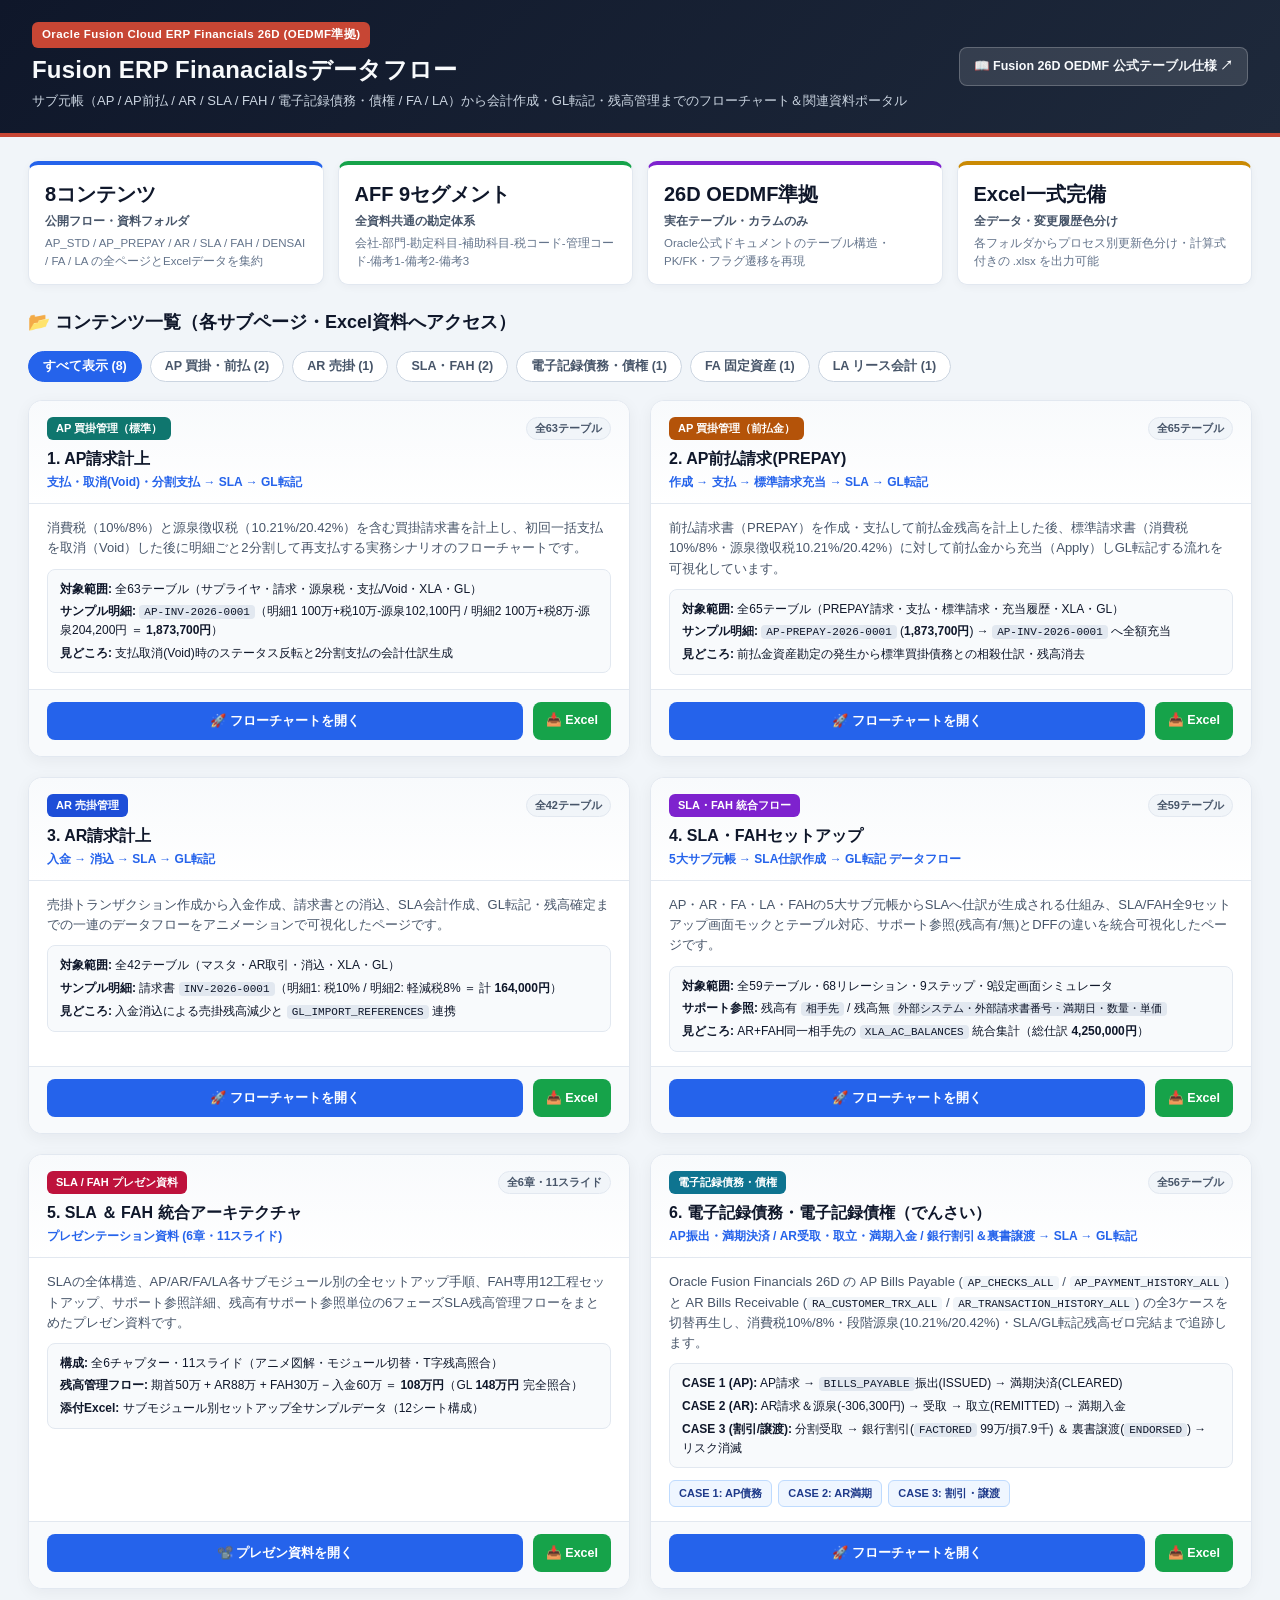
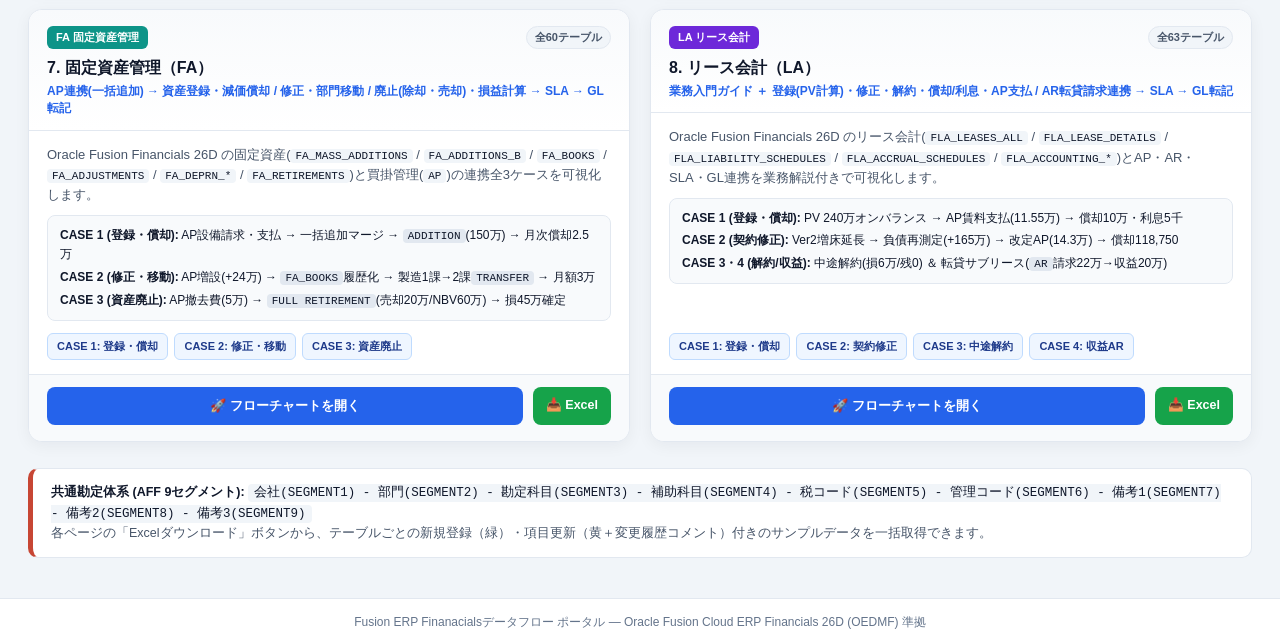
<file: index.html>
<!DOCTYPE html>
<html lang="ja">
<head>
  <meta charset="UTF-8" />
  <meta name="viewport" content="width=device-width, initial-scale=1.0" />
  <title>Fusion ERP Finanacialsデータフロー</title>
  <style>
    :root {
      --bg-page: #f1f5f9;
      --bg-card: #ffffff;
      --text-main: #0f172a;
      --text-sub: #475569;
      --text-muted: #64748b;
      --border-light: #e2e8f0;
      --border-mid: #cbd5e1;
      --oracle-red: #c74634;
      --primary: #2563eb;
      --primary-hover: #1d4ed8;
      --green: #16a34a;
      --green-hover: #15803d;
    }

    * { box-sizing: border-box; }

    body {
      margin: 0;
      font-family: -apple-system, BlinkMacSystemFont, "Hiragino Sans", "Hiragino Kaku Gothic ProN", "Yu Gothic UI", "Meiryo", sans-serif;
      background: var(--bg-page);
      color: var(--text-main);
      line-height: 1.55;
      min-height: 100vh;
      display: flex;
      flex-direction: column;
    }

    /* ヘッダー */
    .portal-header {
      background: linear-gradient(135deg, #0f172a 0%, #1e293b 100%);
      color: #f8fafc;
      padding: 22px 32px;
      border-bottom: 4px solid var(--oracle-red);
      display: flex;
      justify-content: space-between;
      align-items: center;
      gap: 20px;
      flex-wrap: wrap;
    }

    .header-brand {
      display: flex;
      flex-direction: column;
      gap: 6px;
    }

    .oracle-badge {
      display: inline-block;
      width: fit-content;
      background: var(--oracle-red);
      color: #fff;
      font-size: 11.5px;
      font-weight: 800;
      padding: 4px 10px;
      border-radius: 6px;
      letter-spacing: 0.4px;
    }

    .portal-header h1 {
      margin: 0;
      font-size: clamp(19px, 2vw, 24px);
      font-weight: 800;
      line-height: 1.3;
      letter-spacing: 0.2px;
    }

    .header-sub {
      margin: 0;
      font-size: 13px;
      color: #cbd5e1;
    }

    .header-links {
      display: flex;
      gap: 10px;
      flex-wrap: wrap;
    }

    .btn-header {
      display: inline-flex;
      align-items: center;
      gap: 6px;
      padding: 9px 14px;
      border-radius: 8px;
      font-size: 12.5px;
      font-weight: 700;
      text-decoration: none;
      color: #f8fafc;
      background: rgba(255, 255, 255, 0.12);
      border: 1px solid rgba(255, 255, 255, 0.22);
      transition: all 0.15s ease;
    }
    .btn-header:hover {
      background: rgba(255, 255, 255, 0.22);
    }

    /* メインコンテナ */
    .container {
      max-width: 1360px;
      width: 100%;
      margin: 0 auto;
      padding: 24px 28px 40px;
      flex: 1;
    }

    /* 共通設計サマリバー */
    .summary-strip {
      display: grid;
      grid-template-columns: repeat(4, 1fr);
      gap: 14px;
      margin-bottom: 24px;
    }

    .stat-card {
      background: var(--bg-card);
      border: 1px solid var(--border-light);
      border-top: 4px solid var(--primary);
      border-radius: 10px;
      padding: 14px 16px;
      box-shadow: 0 2px 8px rgba(15, 23, 42, 0.04);
    }
    .stat-card.c-green { border-top-color: #16a34a; }
    .stat-card.c-purple { border-top-color: #7e22ce; }
    .stat-card.c-amber { border-top-color: #ca8a04; }

    .stat-val {
      font-size: 20px;
      font-weight: 900;
      color: var(--text-main);
    }
    .stat-lbl {
      font-size: 12px;
      font-weight: 700;
      color: var(--text-sub);
      margin-top: 2px;
    }
    .stat-desc {
      font-size: 11.5px;
      color: var(--text-muted);
      margin-top: 4px;
    }

    /* フィルタ＆見出しバー */
    .section-toolbar {
      display: flex;
      justify-content: space-between;
      align-items: center;
      gap: 14px;
      margin-bottom: 18px;
      flex-wrap: wrap;
    }
    .section-toolbar h2 {
      margin: 0;
      font-size: 18px;
      font-weight: 800;
    }
    .filter-pills {
      display: flex;
      gap: 8px;
      flex-wrap: wrap;
    }
    .filter-btn {
      padding: 6px 14px;
      border-radius: 999px;
      border: 1px solid var(--border-mid);
      background: #fff;
      color: var(--text-sub);
      font-size: 12.5px;
      font-weight: 700;
      cursor: pointer;
      transition: all 0.15s;
    }
    .filter-btn:hover { border-color: #93c5fd; background: #eff6ff; color: #1e40af; }
    .filter-btn.active {
      background: var(--primary);
      border-color: var(--primary);
      color: #fff;
    }

    /* カードグリッド */
    .cards-grid {
      display: grid;
      grid-template-columns: repeat(auto-fill, minmax(400px, 1fr));
      gap: 20px;
    }

    .flow-card {
      background: var(--bg-card);
      border: 1.5px solid var(--border-light);
      border-radius: 14px;
      overflow: hidden;
      display: flex;
      flex-direction: column;
      box-shadow: 0 4px 16px rgba(15, 23, 42, 0.05);
      transition: transform 0.18s ease, box-shadow 0.18s ease, border-color 0.18s ease;
    }
    .flow-card:hover {
      transform: translateY(-3px);
      box-shadow: 0 10px 26px rgba(15, 23, 42, 0.1);
      border-color: #93c5fd;
    }
    .flow-card.hidden { display: none; }

    .card-top {
      padding: 16px 18px 12px;
      border-bottom: 1px solid var(--border-light);
      background: linear-gradient(180deg, #f8fafc 0%, #ffffff 100%);
    }

    .card-badges {
      display: flex;
      justify-content: space-between;
      align-items: center;
      gap: 8px;
      margin-bottom: 8px;
      flex-wrap: wrap;
    }

    .mod-badge {
      font-size: 11px;
      font-weight: 800;
      padding: 3px 9px;
      border-radius: 6px;
      color: #fff;
    }
    .bg-ar { background: #1d4ed8; }
    .bg-ap { background: #0f766e; }
    .bg-ap-pre { background: #b45309; }
    .bg-sla { background: #7e22ce; }
    .bg-fah { background: #be123c; }
    .bg-densai { background: #0e7490; }
    .bg-fa { background: #0d9488; }
    .bg-la { background: #6d28d9; }

    .card-meta-tag {
      font-size: 11px;
      font-weight: 700;
      color: var(--text-sub);
      background: #f1f5f9;
      border: 1px solid var(--border-light);
      padding: 2px 8px;
      border-radius: 999px;
      white-space: nowrap;
    }

    .card-top h3 {
      margin: 0;
      font-size: 16px;
      line-height: 1.35;
      font-weight: 800;
      color: var(--text-main);
    }

    .card-flow-sub {
      margin: 4px 0 0;
      font-size: 12px;
      line-height: 1.45;
      font-weight: 700;
      color: var(--primary);
    }

    .card-body {
      padding: 14px 18px;
      flex: 1;
      display: flex;
      flex-direction: column;
      gap: 10px;
    }

    .card-desc {
      margin: 0;
      font-size: 13px;
      color: var(--text-sub);
    }
    .card-desc code {
      font-family: ui-monospace, SFMono-Regular, Menlo, monospace;
      background: #f1f5f9;
      padding: 1px 5px;
      border-radius: 4px;
      font-size: 11px;
      color: #0f172a;
    }

    .case-shortcuts {
      display: flex;
      gap: 6px;
      flex-wrap: wrap;
      margin-top: auto;
      padding-top: 2px;
    }
    .case-chip {
      display: inline-flex;
      align-items: center;
      padding: 4px 9px;
      border-radius: 6px;
      font-size: 11px;
      font-weight: 700;
      text-decoration: none;
      color: #1e3a8a;
      background: #eff6ff;
      border: 1px solid #bfdbfe;
      transition: all 0.15s;
    }
    .case-chip:hover {
      background: #dbeafe;
      border-color: #60a5fa;
    }

    .highlights {
      margin: 0;
      padding: 10px 12px;
      background: #f8fafc;
      border: 1px solid var(--border-light);
      border-radius: 8px;
      list-style: none;
      font-size: 12px;
      color: var(--text-main);
    }
    .highlights li {
      margin-bottom: 4px;
    }
    .highlights li:last-child {
      margin-bottom: 0;
    }
    .highlights code {
      font-family: ui-monospace, SFMono-Regular, Menlo, monospace;
      background: #e2e8f0;
      padding: 1px 5px;
      border-radius: 4px;
      font-size: 11px;
    }

    .card-actions {
      padding: 12px 18px 16px;
      border-top: 1px solid var(--border-light);
      background: #f8fafc;
      display: flex;
      gap: 10px;
      flex-wrap: wrap;
    }

    .btn-open {
      flex: 1;
      display: inline-flex;
      justify-content: center;
      align-items: center;
      gap: 6px;
      padding: 9px 14px;
      background: var(--primary);
      color: #fff;
      text-decoration: none;
      border-radius: 8px;
      font-size: 13px;
      font-weight: 700;
      transition: background 0.15s;
    }
    .btn-open:hover { background: var(--primary-hover); }

    .btn-dl {
      display: inline-flex;
      justify-content: center;
      align-items: center;
      gap: 6px;
      padding: 9px 13px;
      background: var(--green);
      color: #fff;
      text-decoration: none;
      border-radius: 8px;
      font-size: 12.5px;
      font-weight: 700;
      transition: background 0.15s;
    }
    .btn-dl:hover { background: var(--green-hover); }

    /* 共通AFF注記 */
    .aff-footer-box {
      margin-top: 26px;
      background: var(--bg-card);
      border: 1px solid var(--border-light);
      border-left: 5px solid var(--oracle-red);
      border-radius: 10px;
      padding: 14px 18px;
      font-size: 12.5px;
      color: var(--text-sub);
    }
    .aff-footer-box strong { color: var(--text-main); }
    .aff-footer-box code {
      font-family: ui-monospace, SFMono-Regular, Menlo, monospace;
      background: #f1f5f9;
      padding: 2px 6px;
      border-radius: 4px;
      color: #0f172a;
    }

    .portal-footer {
      text-align: center;
      padding: 14px 20px;
      font-size: 12px;
      color: var(--text-muted);
      border-top: 1px solid var(--border-light);
      background: #ffffff;
    }

    @media (max-width: 960px) {
      .summary-strip { grid-template-columns: repeat(2, 1fr); }
      .cards-grid { grid-template-columns: 1fr; }
    }
  </style>
</head>
<body>
  <header class="portal-header">
    <div class="header-brand">
      <span class="oracle-badge">Oracle Fusion Cloud ERP Financials 26D (OEDMF準拠)</span>
      <h1>Fusion ERP Finanacialsデータフロー</h1>
      <p class="header-sub">サブ元帳（AP / AP前払 / AR / SLA / FAH / 電子記録債務・債権 / FA / LA）から会計作成・GL転記・残高管理までのフローチャート＆関連資料ポータル</p>
    </div>
    <div class="header-links">
      <a href="https://docs.oracle.com/en/cloud/saas/financials/26d/oedmf/index.html" target="_blank" rel="noopener noreferrer" class="btn-header">
        📖 Fusion 26D OEDMF 公式テーブル仕様 ↗
      </a>
    </div>
  </header>

  <main class="container">
    <!-- サマリKPI -->
    <section class="summary-strip" aria-label="プロジェクト概要">
      <div class="stat-card">
        <div class="stat-val">8コンテンツ</div>
        <div class="stat-lbl">公開フロー・資料フォルダ</div>
        <div class="stat-desc">AP_STD / AP_PREPAY / AR / SLA / FAH / DENSAI / FA / LA の全ページとExcelデータを集約</div>
      </div>
      <div class="stat-card c-green">
        <div class="stat-val">AFF 9セグメント</div>
        <div class="stat-lbl">全資料共通の勘定体系</div>
        <div class="stat-desc">会社-部門-勘定科目-補助科目-税コード-管理コード-備考1-備考2-備考3</div>
      </div>
      <div class="stat-card c-purple">
        <div class="stat-val">26D OEDMF準拠</div>
        <div class="stat-lbl">実在テーブル・カラムのみ</div>
        <div class="stat-desc">Oracle公式ドキュメントのテーブル構造・PK/FK・フラグ遷移を再現</div>
      </div>
      <div class="stat-card c-amber">
        <div class="stat-val">Excel一式完備</div>
        <div class="stat-lbl">全データ・変更履歴色分け</div>
        <div class="stat-desc">各フォルダからプロセス別更新色分け・計算式付きの .xlsx を出力可能</div>
      </div>
    </section>

    <!-- フィルタバー -->
    <div class="section-toolbar">
      <h2>📂 コンテンツ一覧（各サブページ・Excel資料へアクセス）</h2>
      <div class="filter-pills" id="category-filters">
        <button type="button" class="filter-btn active" data-cat="ALL">すべて表示 (8)</button>
        <button type="button" class="filter-btn" data-cat="AP">AP 買掛・前払 (2)</button>
        <button type="button" class="filter-btn" data-cat="AR">AR 売掛 (1)</button>
        <button type="button" class="filter-btn" data-cat="SLA_FAH">SLA・FAH (2)</button>
        <button type="button" class="filter-btn" data-cat="DENSAI">電子記録債務・債権 (1)</button>
        <button type="button" class="filter-btn" data-cat="FA">FA 固定資産 (1)</button>
        <button type="button" class="filter-btn" data-cat="LA">LA リース会計 (1)</button>
      </div>
    </div>

    <!-- サブページカードグリッド -->
    <section class="cards-grid" id="cards-grid">
      <!-- 1. AP_STD -->
      <article class="flow-card" data-category="AP">
        <div class="card-top">
          <div class="card-badges">
            <span class="mod-badge bg-ap">AP 買掛管理（標準）</span>
            <span class="card-meta-tag">全63テーブル</span>
          </div>
          <h3>1. AP請求計上</h3>
          <p class="card-flow-sub">支払・取消(Void)・分割支払 → SLA → GL転記</p>
        </div>
        <div class="card-body">
          <p class="card-desc">
            消費税（10%/8%）と源泉徴収税（10.21%/20.42%）を含む買掛請求書を計上し、初回一括支払を取消（Void）した後に明細ごと2分割して再支払する実務シナリオのフローチャートです。
          </p>
          <ul class="highlights">
            <li><strong>対象範囲:</strong> 全63テーブル（サプライヤ・請求・源泉税・支払/Void・XLA・GL）</li>
            <li><strong>サンプル明細:</strong> <code>AP-INV-2026-0001</code>（明細1 100万+税10万-源泉102,100円 / 明細2 100万+税8万-源泉204,200円 ＝ <strong>1,873,700円</strong>）</li>
            <li><strong>見どころ:</strong> 支払取消(Void)時のステータス反転と2分割支払の会計仕訳生成</li>
          </ul>
        </div>
        <div class="card-actions">
          <a href="./AP_STD/index.html" class="btn-open">🚀 フローチャートを開く</a>
          <a href="./AP_STD/FusionERP_26D_AP_to_GL_DataFlow.xlsx" download class="btn-dl">📥 Excel</a>
        </div>
      </article>

      <!-- 2. AP_PREPAY -->
      <article class="flow-card" data-category="AP">
        <div class="card-top">
          <div class="card-badges">
            <span class="mod-badge bg-ap-pre">AP 買掛管理（前払金）</span>
            <span class="card-meta-tag">全65テーブル</span>
          </div>
          <h3>2. AP前払請求(PREPAY)</h3>
          <p class="card-flow-sub">作成 → 支払 → 標準請求充当 → SLA → GL転記</p>
        </div>
        <div class="card-body">
          <p class="card-desc">
            前払請求書（PREPAY）を作成・支払して前払金残高を計上した後、標準請求書（消費税10%/8%・源泉徴収税10.21%/20.42%）に対して前払金から充当（Apply）しGL転記する流れを可視化しています。
          </p>
          <ul class="highlights">
            <li><strong>対象範囲:</strong> 全65テーブル（PREPAY請求・支払・標準請求・充当履歴・XLA・GL）</li>
            <li><strong>サンプル明細:</strong> <code>AP-PREPAY-2026-0001</code> (<strong>1,873,700円</strong>) → <code>AP-INV-2026-0001</code> へ全額充当</li>
            <li><strong>見どころ:</strong> 前払金資産勘定の発生から標準買掛債務との相殺仕訳・残高消去</li>
          </ul>
        </div>
        <div class="card-actions">
          <a href="./AP_PREPAY/index.html" class="btn-open">🚀 フローチャートを開く</a>
          <a href="./AP_PREPAY/FusionERP_26D_AP_PREPAY_to_GL_DataFlow.xlsx" download class="btn-dl">📥 Excel</a>
        </div>
      </article>

      <!-- 3. AR -->
      <article class="flow-card" data-category="AR">
        <div class="card-top">
          <div class="card-badges">
            <span class="mod-badge bg-ar">AR 売掛管理</span>
            <span class="card-meta-tag">全42テーブル</span>
          </div>
          <h3>3. AR請求計上</h3>
          <p class="card-flow-sub">入金 → 消込 → SLA → GL転記</p>
        </div>
        <div class="card-body">
          <p class="card-desc">
            売掛トランザクション作成から入金作成、請求書との消込、SLA会計作成、GL転記・残高確定までの一連のデータフローをアニメーションで可視化したページです。
          </p>
          <ul class="highlights">
            <li><strong>対象範囲:</strong> 全42テーブル（マスタ・AR取引・消込・XLA・GL）</li>
            <li><strong>サンプル明細:</strong> 請求書 <code>INV-2026-0001</code>（明細1: 税10% / 明細2: 軽減税8% ＝ 計 <strong>164,000円</strong>）</li>
            <li><strong>見どころ:</strong> 入金消込による売掛残高減少と <code>GL_IMPORT_REFERENCES</code> 連携</li>
          </ul>
        </div>
        <div class="card-actions">
          <a href="./AR/index.html" class="btn-open">🚀 フローチャートを開く</a>
          <a href="./AR/FusionERP_26D_AR_to_GL_DataFlow.xlsx" download class="btn-dl">📥 Excel</a>
        </div>
      </article>

      <!-- 4. SLA -->
      <article class="flow-card" data-category="SLA_FAH">
        <div class="card-top">
          <div class="card-badges">
            <span class="mod-badge bg-sla">SLA・FAH 統合フロー</span>
            <span class="card-meta-tag">全59テーブル</span>
          </div>
          <h3>4. SLA・FAHセットアップ</h3>
          <p class="card-flow-sub">5大サブ元帳 → SLA仕訳作成 → GL転記 データフロー</p>
        </div>
        <div class="card-body">
          <p class="card-desc">
            AP・AR・FA・LA・FAHの5大サブ元帳からSLAへ仕訳が生成される仕組み、SLA/FAH全9セットアップ画面モックとテーブル対応、サポート参照(残高有/無)とDFFの違いを統合可視化したページです。
          </p>
          <ul class="highlights">
            <li><strong>対象範囲:</strong> 全59テーブル・68リレーション・9ステップ・9設定画面シミュレータ</li>
            <li><strong>サポート参照:</strong> 残高有 <code>相手先</code> / 残高無 <code>外部システム・外部請求書番号・満期日・数量・単価</code></li>
            <li><strong>見どころ:</strong> AR+FAH同一相手先の <code>XLA_AC_BALANCES</code> 統合集計（総仕訳 <strong>4,250,000円</strong>）</li>
          </ul>
        </div>
        <div class="card-actions">
          <a href="./SLA/index.html" class="btn-open">🚀 フローチャートを開く</a>
          <a href="./SLA/FusionERP_26D_SLA_Setup_and_Flow.xlsx" download class="btn-dl">📥 Excel</a>
        </div>
      </article>

      <!-- 5. FAH (Presentation) -->
      <article class="flow-card" data-category="SLA_FAH">
        <div class="card-top">
          <div class="card-badges">
            <span class="mod-badge bg-fah">SLA / FAH プレゼン資料</span>
            <span class="card-meta-tag">全6章・11スライド</span>
          </div>
          <h3>5. SLA ＆ FAH 統合アーキテクチャ</h3>
          <p class="card-flow-sub">プレゼンテーション資料 (6章・11スライド)</p>
        </div>
        <div class="card-body">
          <p class="card-desc">
            SLAの全体構造、AP/AR/FA/LA各サブモジュール別の全セットアップ手順、FAH専用12工程セットアップ、サポート参照詳細、残高有サポート参照単位の6フェーズSLA残高管理フローをまとめたプレゼン資料です。
          </p>
          <ul class="highlights">
            <li><strong>構成:</strong> 全6チャプター・11スライド（アニメ図解・モジュール切替・T字残高照合）</li>
            <li><strong>残高管理フロー:</strong> 期首50万 + AR88万 + FAH30万 − 入金60万 ＝ <strong>108万円</strong>（GL <strong>148万円</strong> 完全照合）</li>
            <li><strong>添付Excel:</strong> サブモジュール別セットアップ全サンプルデータ（12シート構成）</li>
          </ul>
        </div>
        <div class="card-actions">
          <a href="./FAH/index.html" class="btn-open">📽️ プレゼン資料を開く</a>
          <a href="./FAH/FusionERP_26D_SLA_FAH_Setup_SampleData.xlsx" download class="btn-dl">📥 Excel</a>
        </div>
      </article>

      <!-- 6. 電子記録債務・電子記録債権（でんさい） -->
      <article class="flow-card" data-category="DENSAI">
        <div class="card-top">
          <div class="card-badges">
            <span class="mod-badge bg-densai">電子記録債務・債権</span>
            <span class="card-meta-tag">全56テーブル</span>
          </div>
          <h3>6. 電子記録債務・電子記録債権（でんさい）</h3>
          <p class="card-flow-sub">AP振出・満期決済 / AR受取・取立・満期入金 / 銀行割引＆裏書譲渡 → SLA → GL転記</p>
        </div>
        <div class="card-body">
          <p class="card-desc">
            Oracle Fusion Financials 26D の AP Bills Payable (<code>AP_CHECKS_ALL</code> / <code>AP_PAYMENT_HISTORY_ALL</code>) と AR Bills Receivable (<code>RA_CUSTOMER_TRX_ALL</code> / <code>AR_TRANSACTION_HISTORY_ALL</code>) の全3ケースを切替再生し、消費税10%/8%・段階源泉(10.21%/20.42%)・SLA/GL転記残高ゼロ完結まで追跡します。
          </p>
          <ul class="highlights">
            <li><strong>CASE 1 (AP):</strong> AP請求 → <code>BILLS_PAYABLE</code>振出(ISSUED) → 満期決済(CLEARED)</li>
            <li><strong>CASE 2 (AR):</strong> AR請求＆源泉(-306,300円) → 受取 → 取立(REMITTED) → 満期入金</li>
            <li><strong>CASE 3 (割引/譲渡):</strong> 分割受取 → 銀行割引(<code>FACTORED</code> 99万/損7.9千) ＆ 裏書譲渡(<code>ENDORSED</code>) → リスク消滅</li>
          </ul>
          <div class="case-shortcuts">
            <a href="./DENSAI/index.html?case=AP_DENSAI" class="case-chip">CASE 1: AP債務</a>
            <a href="./DENSAI/index.html?case=AR_DENSAI" class="case-chip">CASE 2: AR満期</a>
            <a href="./DENSAI/index.html?case=AR_DISCOUNT" class="case-chip">CASE 3: 割引・譲渡</a>
          </div>
        </div>
        <div class="card-actions">
          <a href="./DENSAI/index.html" class="btn-open">🚀 フローチャートを開く</a>
          <a href="./DENSAI/FusionERP_26D_DENSAI_DataFlow.xlsx" download class="btn-dl">📥 Excel</a>
        </div>
      </article>

      <!-- 7. FA 固定資産管理 -->
      <article class="flow-card" data-category="FA">
        <div class="card-top">
          <div class="card-badges">
            <span class="mod-badge bg-fa">FA 固定資産管理</span>
            <span class="card-meta-tag">全60テーブル</span>
          </div>
          <h3>7. 固定資産管理（FA）</h3>
          <p class="card-flow-sub">AP連携(一括追加) → 資産登録・減価償却 / 修正・部門移動 / 廃止(除却・売却)・損益計算 → SLA → GL転記</p>
        </div>
        <div class="card-body">
          <p class="card-desc">
            Oracle Fusion Financials 26D の固定資産(<code>FA_MASS_ADDITIONS</code> / <code>FA_ADDITIONS_B</code> / <code>FA_BOOKS</code> / <code>FA_ADJUSTMENTS</code> / <code>FA_DEPRN_*</code> / <code>FA_RETIREMENTS</code>)と買掛管理(<code>AP</code>)の連携全3ケースを可視化します。
          </p>
          <ul class="highlights">
            <li><strong>CASE 1 (登録・償却):</strong> AP設備請求・支払 → 一括追加マージ → <code>ADDITION</code>(150万) → 月次償却2.5万</li>
            <li><strong>CASE 2 (修正・移動):</strong> AP増設(+24万) → <code>FA_BOOKS</code>履歴化 → 製造1課→2課<code>TRANSFER</code> → 月額3万</li>
            <li><strong>CASE 3 (資産廃止):</strong> AP撤去費(5万) → <code>FULL RETIREMENT</code>(売却20万/NBV60万) → 損45万確定</li>
          </ul>
          <div class="case-shortcuts">
            <a href="./FA/index.html?case=FA_AP_ADD_DEPRN" class="case-chip">CASE 1: 登録・償却</a>
            <a href="./FA/index.html?case=FA_ADJUST_TRANSFER" class="case-chip">CASE 2: 修正・移動</a>
            <a href="./FA/index.html?case=FA_RETIREMENT" class="case-chip">CASE 3: 資産廃止</a>
          </div>
        </div>
        <div class="card-actions">
          <a href="./FA/index.html" class="btn-open">🚀 フローチャートを開く</a>
          <a href="./FA/FusionERP_26D_FA_DataFlow.xlsx" download class="btn-dl">📥 Excel</a>
        </div>
      </article>

      <!-- 8. LA リース会計 -->
      <article class="flow-card" data-category="LA">
        <div class="card-top">
          <div class="card-badges">
            <span class="mod-badge bg-la">LA リース会計</span>
            <span class="card-meta-tag">全63テーブル</span>
          </div>
          <h3>8. リース会計（LA）</h3>
          <p class="card-flow-sub">業務入門ガイド ＋ 登録(PV計算)・修正・解約・償却/利息・AP支払 / AR転貸請求連携 → SLA → GL転記</p>
        </div>
        <div class="card-body">
          <p class="card-desc">
            Oracle Fusion Financials 26D のリース会計(<code>FLA_LEASES_ALL</code> / <code>FLA_LEASE_DETAILS</code> / <code>FLA_LIABILITY_SCHEDULES</code> / <code>FLA_ACCRUAL_SCHEDULES</code> / <code>FLA_ACCOUNTING_*</code>)とAP・AR・SLA・GL連携を業務解説付きで可視化します。
          </p>
          <ul class="highlights">
            <li><strong>CASE 1 (登録・償却):</strong> PV 240万オンバランス → AP賃料支払(11.55万) → 償却10万・利息5千</li>
            <li><strong>CASE 2 (契約修正):</strong> Ver2増床延長 → 負債再測定(+165万) → 改定AP(14.3万) → 償却118,750</li>
            <li><strong>CASE 3・4 (解約/収益):</strong> 中途解約(損6万/残0) ＆ 転貸サブリース(<code>AR</code>請求22万→収益20万)</li>
          </ul>
          <div class="case-shortcuts">
            <a href="./LA/index.html?case=LA_BOOK_AP_ACCRUAL" class="case-chip">CASE 1: 登録・償却</a>
            <a href="./LA/index.html?case=LA_REVISION" class="case-chip">CASE 2: 契約修正</a>
            <a href="./LA/index.html?case=LA_TERMINATION" class="case-chip">CASE 3: 中途解約</a>
            <a href="./LA/index.html?case=LA_REVENUE_AR" class="case-chip">CASE 4: 収益AR</a>
          </div>
        </div>
        <div class="card-actions">
          <a href="./LA/index.html" class="btn-open">🚀 フローチャートを開く</a>
          <a href="./LA/FusionERP_26D_LA_DataFlow.xlsx" download class="btn-dl">📥 Excel</a>
        </div>
      </article>
    </section>

    <div class="aff-footer-box">
      <strong>共通勘定体系 (AFF 9セグメント):</strong>
      <code>会社(SEGMENT1) - 部門(SEGMENT2) - 勘定科目(SEGMENT3) - 補助科目(SEGMENT4) - 税コード(SEGMENT5) - 管理コード(SEGMENT6) - 備考1(SEGMENT7) - 備考2(SEGMENT8) - 備考3(SEGMENT9)</code>
      <br />
      各ページの「Excelダウンロード」ボタンから、テーブルごとの新規登録（緑）・項目更新（黄＋変更履歴コメント）付きのサンプルデータを一括取得できます。
    </div>
  </main>

  <footer class="portal-footer">
    Fusion ERP Finanacialsデータフロー ポータル — Oracle Fusion Cloud ERP Financials 26D (OEDMF) 準拠
  </footer>

  <script>
    (function () {
      const btns = document.querySelectorAll('#category-filters .filter-btn');
      const cards = document.querySelectorAll('#cards-grid .flow-card');

      btns.forEach(btn => {
        btn.addEventListener('click', () => {
          btns.forEach(b => b.classList.remove('active'));
          btn.classList.add('active');
          const cat = btn.getAttribute('data-cat');
          cards.forEach(card => {
            if (cat === 'ALL' || card.getAttribute('data-category') === cat) {
              card.classList.remove('hidden');
            } else {
              card.classList.add('hidden');
            }
          });
        });
      });
    })();
  </script>
</body>
</html>
</file>
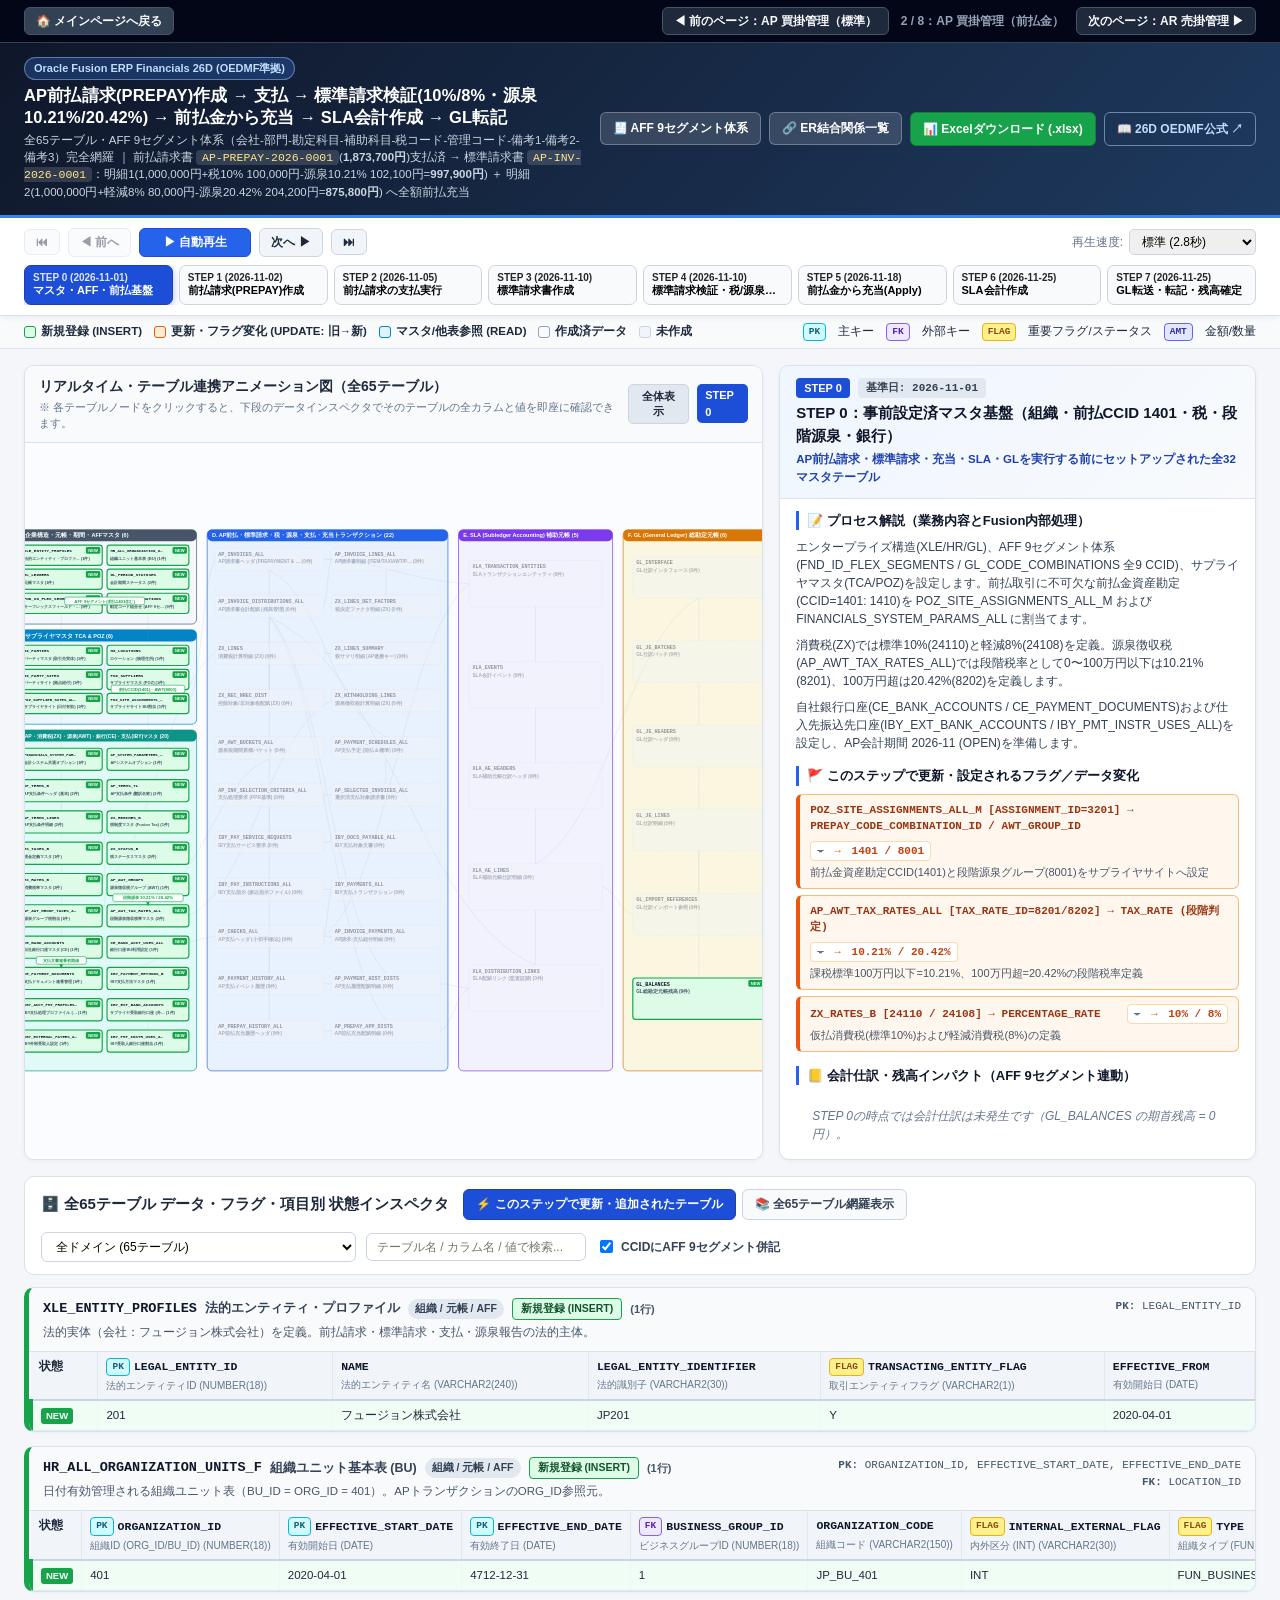
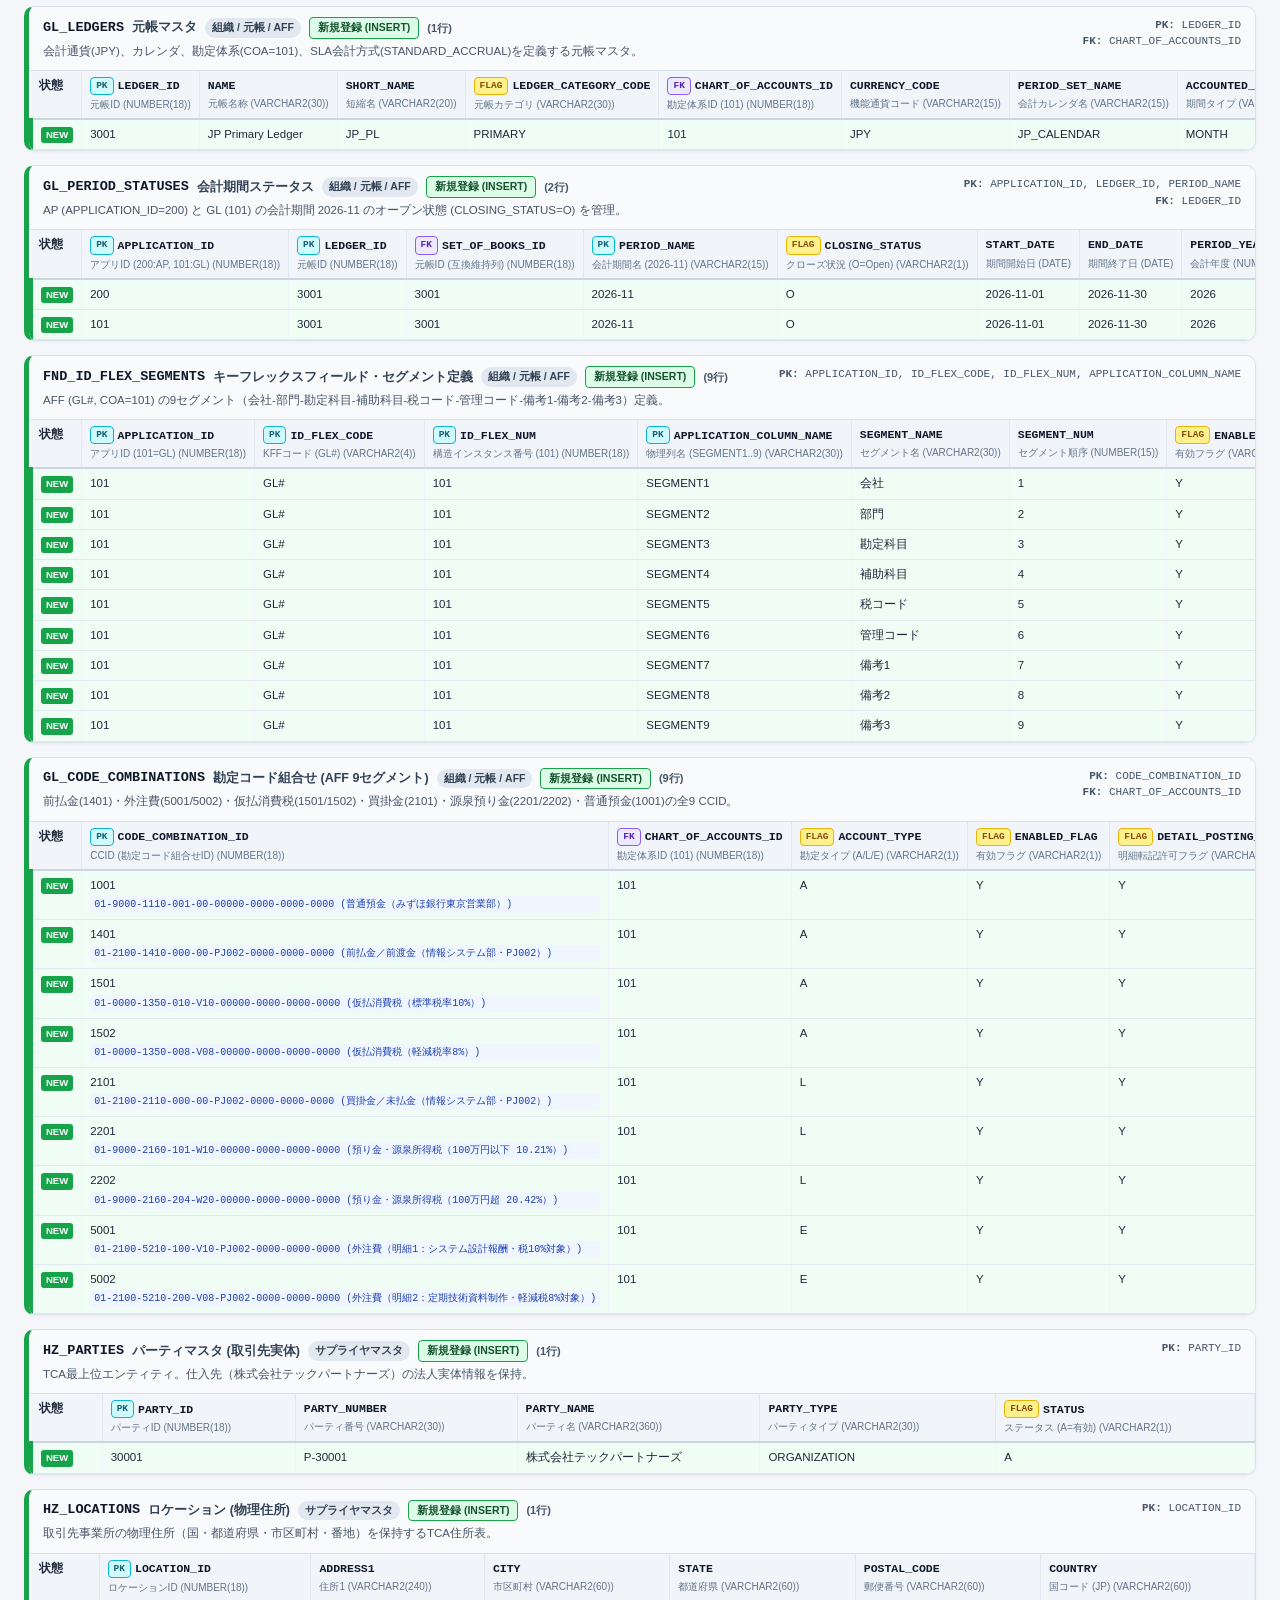
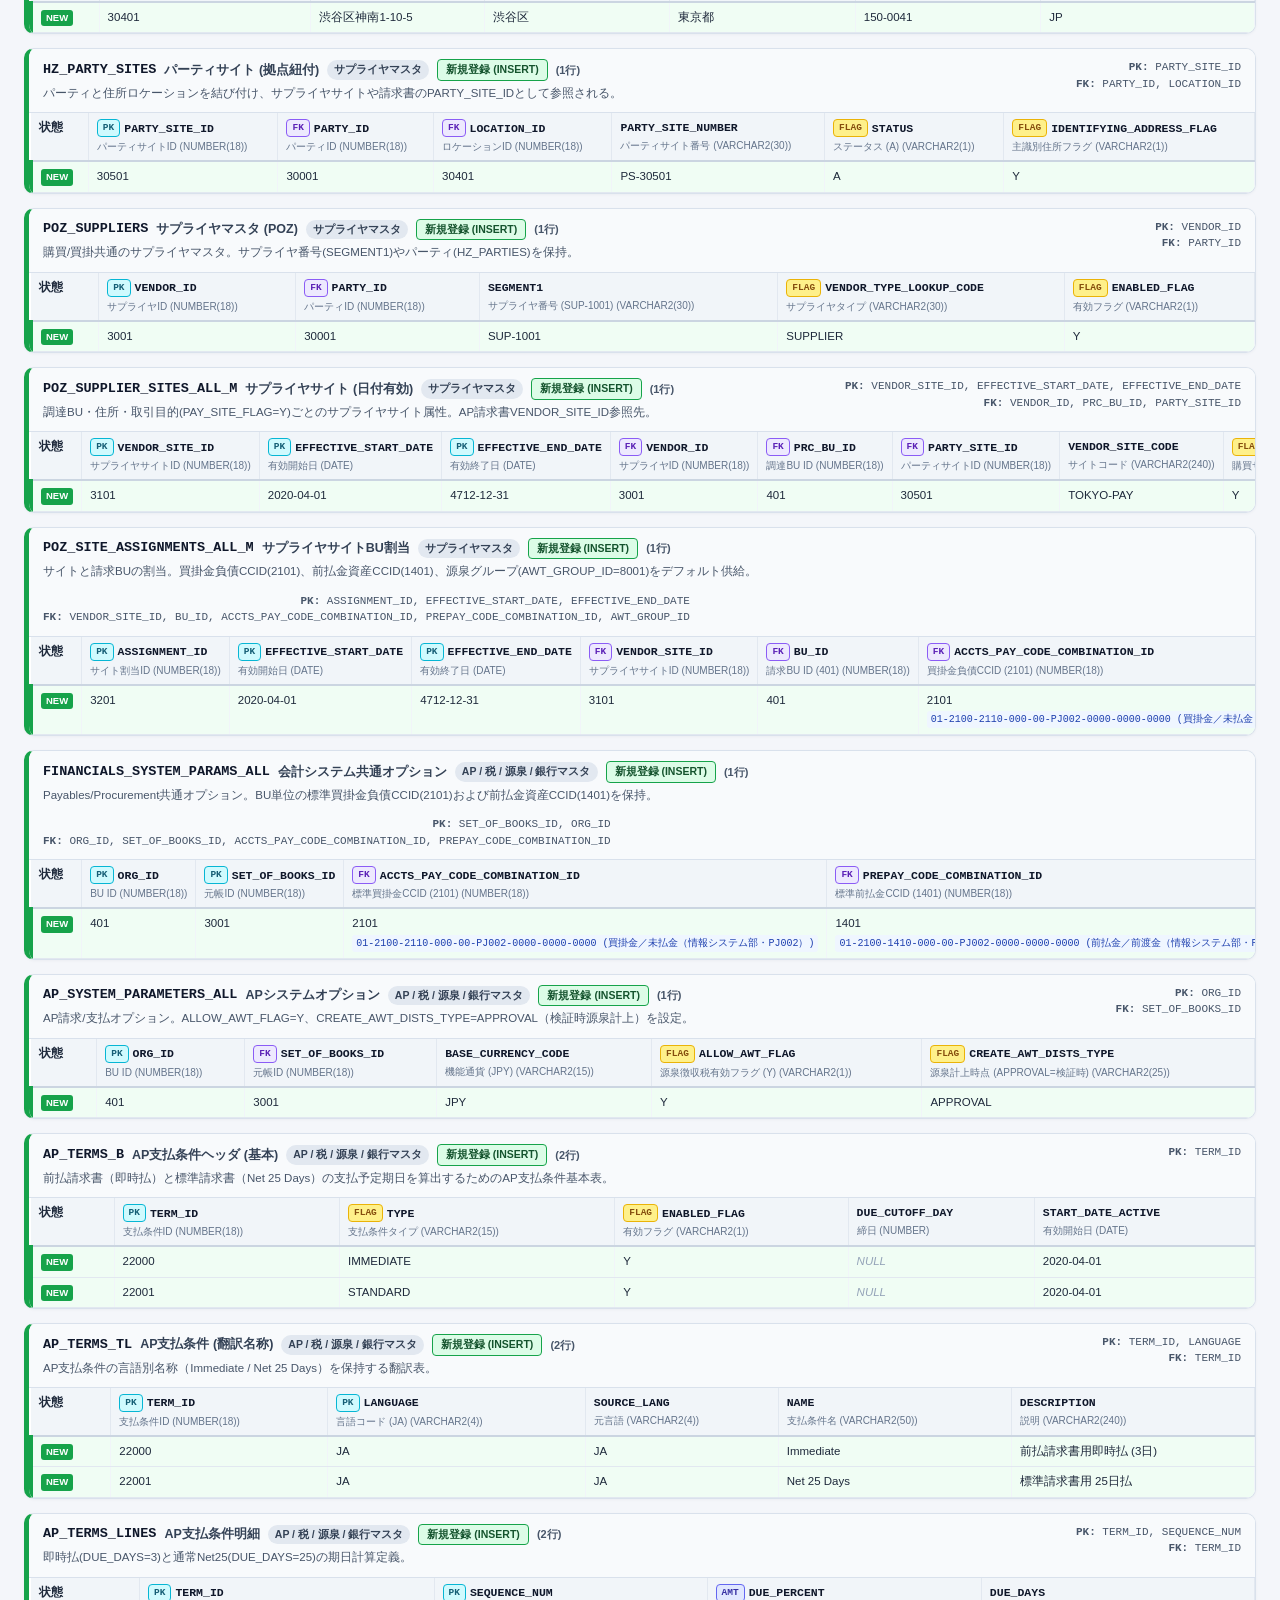
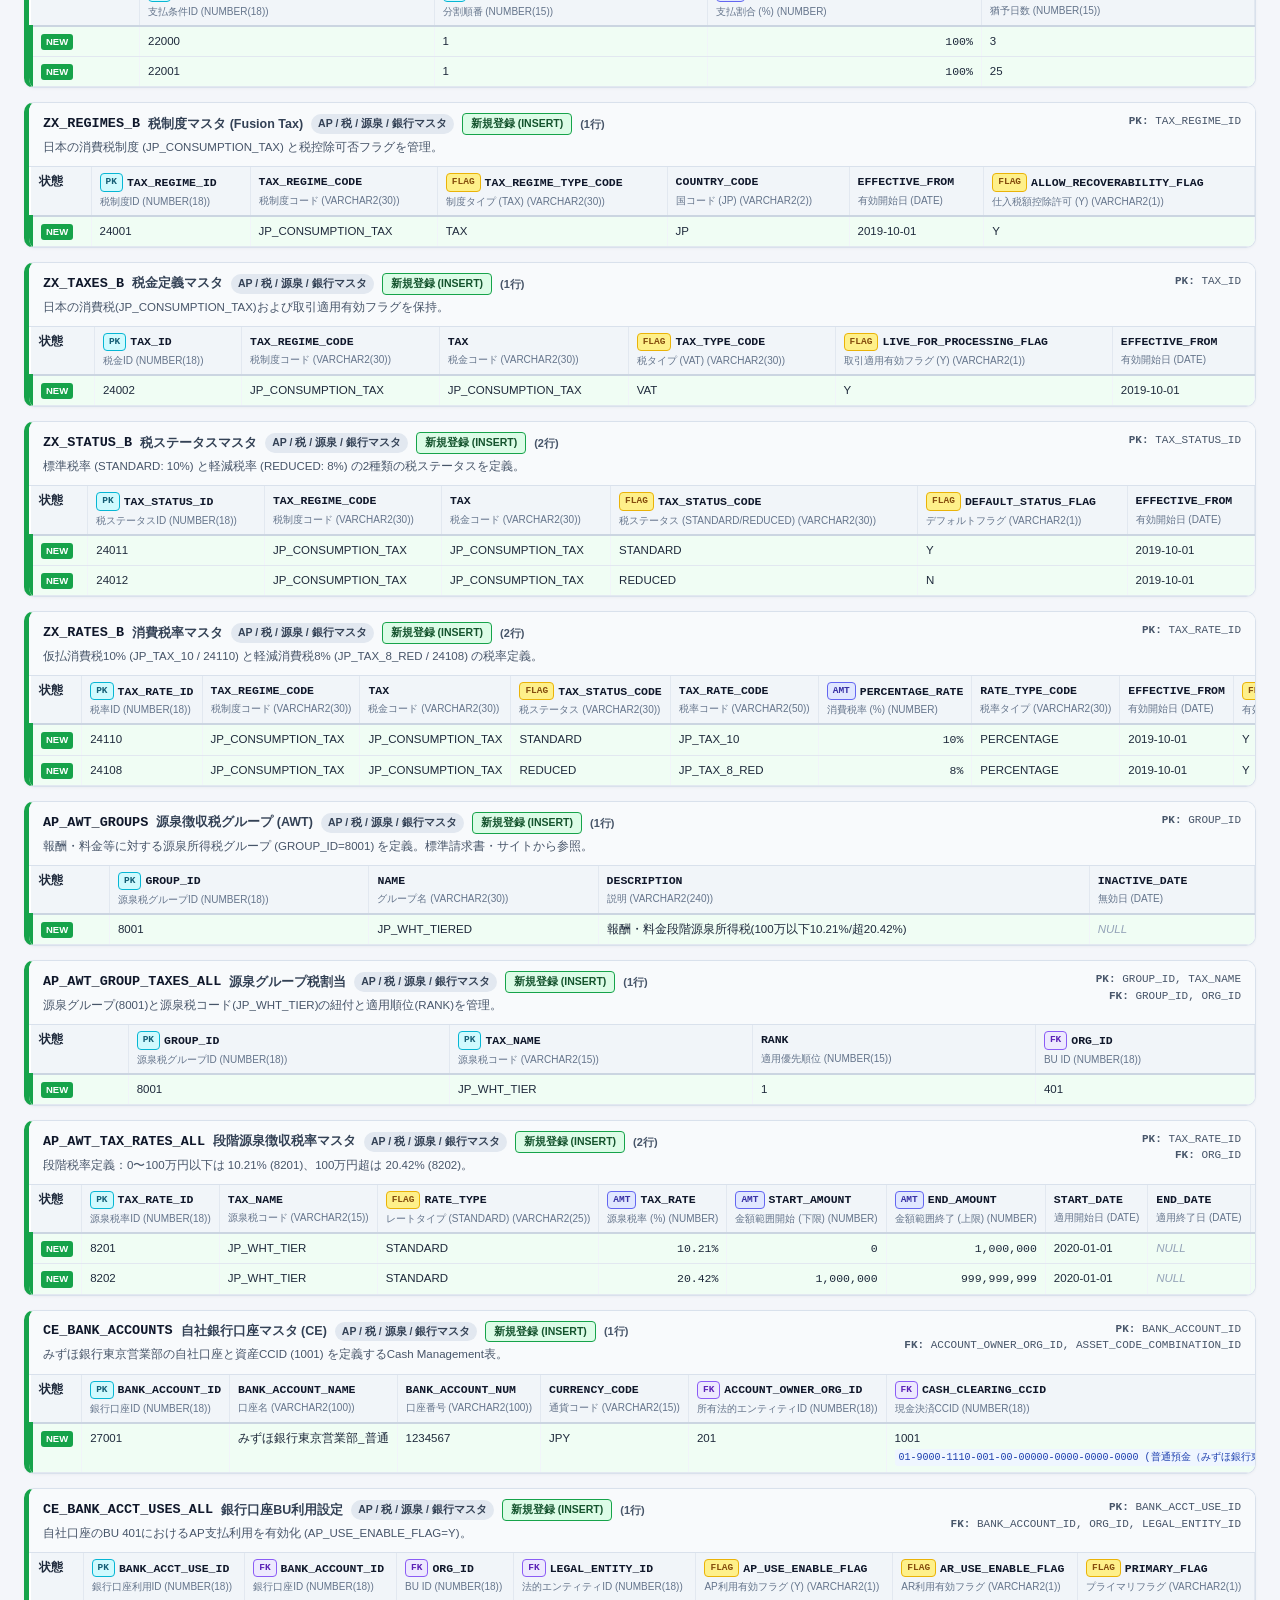
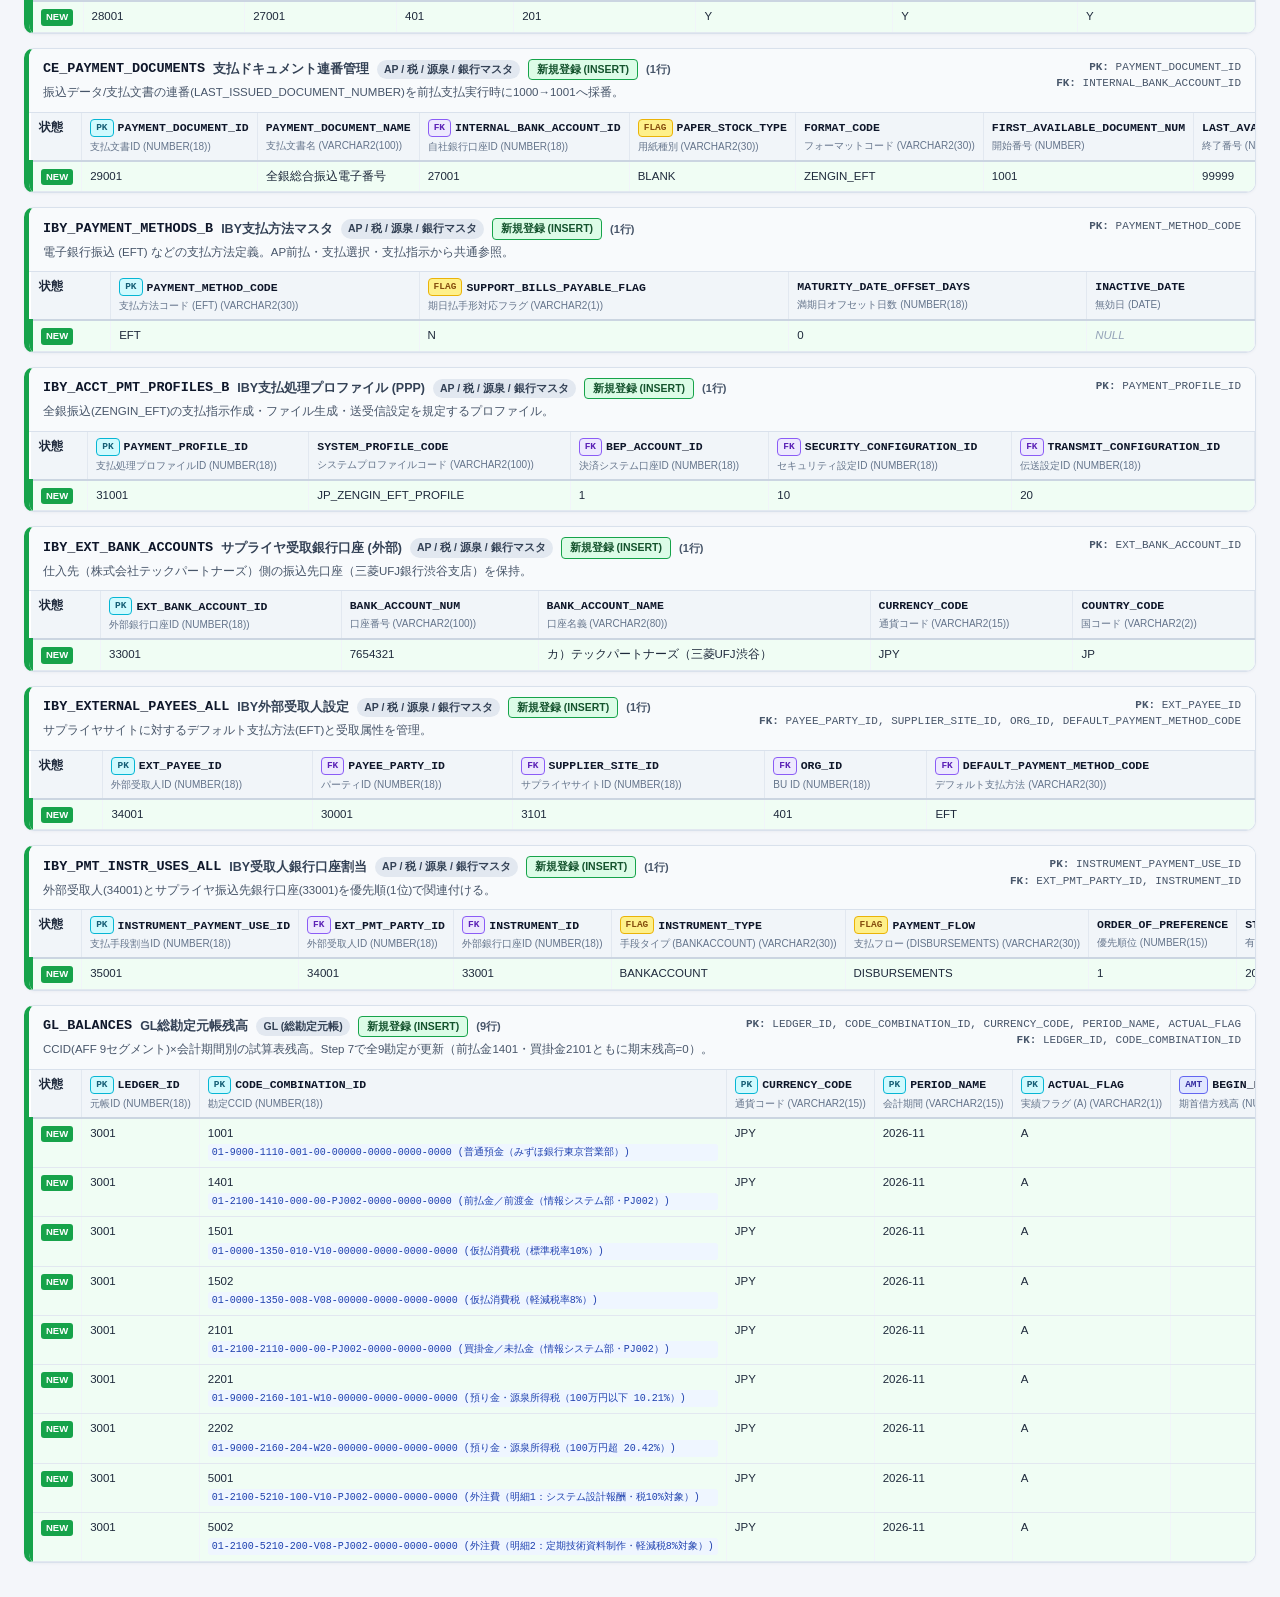
<file: AP_PREPAY/index.html>
<!DOCTYPE html>
<html lang="ja">
<head>
  <meta charset="UTF-8" />
  <meta name="viewport" content="width=device-width, initial-scale=1.0" />
  <title>Oracle Fusion ERP Financials 26D | AP前払請求(PREPAY)〜支払〜標準請求〜充当〜SLA〜GL転記 データフローアニメーション</title>
  <link rel="stylesheet" href="styles.css" />
  <style>
    .portal-subnav { display: flex; justify-content: space-between; align-items: center; gap: 12px; padding: 7px 24px; background: #020617; color: #e2e8f0; border-bottom: 1px solid #334155; font-size: 12px; flex-wrap: wrap; }
    .psnav-pager { display: flex; align-items: center; gap: 8px; flex-wrap: wrap; }
    .psnav-btn { display: inline-flex; align-items: center; gap: 5px; padding: 4px 11px; border-radius: 6px; background: #1e293b; color: #f8fafc; text-decoration: none; font-weight: 700; border: 1px solid #475569; white-space: nowrap; transition: background 0.15s; }
    .psnav-btn:hover { background: #2563eb; border-color: #3b82f6; }
    .psnav-home { background: #334155; }
    .psnav-pos { color: #94a3b8; font-weight: 700; padding: 0 4px; white-space: nowrap; }
    .psnav-disabled { display: inline-flex; align-items: center; padding: 4px 11px; border-radius: 6px; background: #0f172a; color: #475569; border: 1px solid #1e293b; font-weight: 700; white-space: nowrap; cursor: not-allowed; }
  </style>
</head>
<body>
  <nav class="portal-subnav" aria-label="ページ遷移ナビゲーション">
    <a href="../index.html" class="psnav-btn psnav-home">🏠 メインページへ戻る</a>
    <div class="psnav-pager">
      <a href="../AP_STD/index.html" class="psnav-btn">◀ 前のページ：AP 買掛管理（標準）</a>
      <span class="psnav-pos">2 / 8：AP 買掛管理（前払金）</span>
      <a href="../AR/index.html" class="psnav-btn">次のページ：AR 売掛管理 ▶</a>
    </div>
  </nav>
  <header class="app-header">
    <div class="header-left">
      <div class="brand-badge">Oracle Fusion ERP Financials 26D (OEDMF準拠)</div>
      <h1>AP前払請求(PREPAY)作成 → 支払 → 標準請求検証(10%/8%・源泉10.21%/20.42%) → 前払金から充当 → SLA会計作成 → GL転記</h1>
      <p class="header-sub">
        全65テーブル・AFF 9セグメント体系（会社-部門-勘定科目-補助科目-税コード-管理コード-備考1-備考2-備考3）完全網羅 ｜
        前払請求書 <code>AP-PREPAY-2026-0001</code>(<strong>1,873,700円</strong>)支払済 → 標準請求書 <code>AP-INV-2026-0001</code>：明細1(1,000,000円+税10% 100,000円-源泉10.21% 102,100円=<strong>997,900円</strong>) ＋ 明細2(1,000,000円+軽減8% 80,000円-源泉20.42% 204,200円=<strong>875,800円</strong>) へ全額前払充当
      </p>
    </div>
    <div class="header-actions">
      <button id="btn-aff-modal" class="btn btn-secondary" title="AFF 9セグメント定義とCCID一覧を表示">
        🧾 AFF 9セグメント体系
      </button>
      <button id="btn-er-modal" class="btn btn-secondary" title="全テーブル間の結合条件(PK/FK)一覧を表示">
        🔗 ER結合関係一覧
      </button>
      <a href="FusionERP_26D_AP_PREPAY_to_GL_DataFlow.xlsx" download class="btn btn-excel" title="全65テーブル・全項目をまとめたExcelファイルをダウンロード">
        📊 Excelダウンロード (.xlsx)
      </a>
      <a href="https://docs.oracle.com/en/cloud/saas/financials/26d/oedmf/index.html" target="_blank" rel="noopener noreferrer" class="btn btn-outline">
        📖 26D OEDMF公式 ↗
      </a>
    </div>
  </header>

  <!-- タイムライン＆アニメーション操作バー -->
  <section class="timeline-bar">
    <div class="playback-controls">
      <button id="btn-first" class="ctrl-btn" title="ステップ0へ">⏮</button>
      <button id="btn-prev" class="ctrl-btn" title="前のステップ">◀ 前へ</button>
      <button id="btn-play" class="ctrl-btn ctrl-play" title="自動再生 / 一時停止">▶ 自動再生</button>
      <button id="btn-next" class="ctrl-btn" title="次のステップ">次へ ▶</button>
      <button id="btn-last" class="ctrl-btn" title="最終ステップへ">⏭</button>
      <label class="speed-select-wrap">
        <span>再生速度:</span>
        <select id="speed-select">
          <option value="4500">ゆっくり (4.5秒)</option>
          <option value="2800" selected>標準 (2.8秒)</option>
          <option value="1500">速い (1.5秒)</option>
        </select>
      </label>
    </div>
    <div id="step-pills" class="step-pills"></div>
  </section>

  <!-- カラー凡例バー -->
  <section class="legend-bar">
    <div class="legend-items">
      <span class="legend-chip"><span class="dot dot-insert"></span> 新規登録 (INSERT)</span>
      <span class="legend-chip"><span class="dot dot-update"></span> 更新・フラグ変化 (UPDATE: 旧→新)</span>
      <span class="legend-chip"><span class="dot dot-ref"></span> マスタ/他表参照 (READ)</span>
      <span class="legend-chip"><span class="dot dot-existing"></span> 作成済データ</span>
      <span class="legend-chip"><span class="dot dot-not"></span> 未作成</span>
    </div>
    <div class="legend-badges">
      <span class="col-badge badge-pk">PK</span> 主キー
      <span class="col-badge badge-fk">FK</span> 外部キー
      <span class="col-badge badge-flag">FLAG</span> 重要フラグ/ステータス
      <span class="col-badge badge-amt">AMT</span> 金額/数量
    </div>
  </section>

  <!-- メイン上段：SVGアニメーション ＋ プロセス詳細解説 -->
  <main class="main-stage">
    <section class="diagram-panel">
      <div class="panel-header">
        <div>
          <h2>リアルタイム・テーブル連携アニメーション図（全65テーブル）</h2>
          <p class="panel-note">※ 各テーブルノードをクリックすると、下段のデータインスペクタでそのテーブルの全カラムと値を即座に確認できます。</p>
        </div>
        <div class="zoom-controls">
          <button id="btn-fit-svg" class="btn-mini">全体表示</button>
          <span id="svg-step-indicator" class="step-tag">STEP 0</span>
        </div>
      </div>
      <div class="svg-wrapper" id="svg-wrapper">
        <svg id="flow-svg" viewBox="0 0 1620 1160" xmlns="http://www.w3.org/2000/svg"></svg>
      </div>
    </section>

    <aside class="info-panel">
      <div class="step-header-card">
        <div class="step-meta-row">
          <span id="info-step-code" class="info-step-badge">STEP 0</span>
          <span id="info-step-date" class="info-date-badge">2026-11-01</span>
        </div>
        <h2 id="info-step-title">タイトル</h2>
        <p id="info-step-subtitle" class="info-subtitle"></p>
      </div>

      <div class="info-scroll">
        <div class="info-block">
          <h3>📝 プロセス解説（業務内容とFusion内部処理）</h3>
          <div id="info-description" class="desc-paragraphs"></div>
        </div>

        <div class="info-block">
          <h3>🚩 このステップで更新・設定されるフラグ／データ変化</h3>
          <div id="info-flag-changes" class="flag-changes-list"></div>
        </div>

        <div class="info-block">
          <h3>📒 会計仕訳・残高インパクト（AFF 9セグメント連動）</h3>
          <div id="info-journal-preview" class="journal-preview"></div>
        </div>
      </div>
    </aside>
  </main>

  <!-- 下段：全65テーブル・全項目データインスペクタ -->
  <section class="inspector-section" id="inspector-section">
    <div class="inspector-toolbar">
      <div class="toolbar-left">
        <h2>🗄️ 全65テーブル データ・フラグ・項目別 状態インスペクタ</h2>
        <div class="view-tabs">
          <button class="tab-btn active" data-view="changed">⚡ このステップで更新・追加されたテーブル</button>
          <button class="tab-btn" data-view="all">📚 全65テーブル網羅表示</button>
        </div>
      </div>
      <div class="toolbar-right">
        <select id="domain-filter" class="filter-select" title="ドメインで絞り込み">
          <option value="ALL">全ドメイン (65テーブル)</option>
          <option value="ORG_GL_MASTER">A. 企業構造・元帳・期間・AFF (6)</option>
          <option value="TCA_POZ_MASTER">B. サプライヤマスタ TCA &amp; POZ (6)</option>
          <option value="AP_TAX_PAY_MASTER">C. AP・消費税・源泉・銀行・IBYマスタ (20)</option>
          <option value="AP_TXN_PAYMENT">D. AP前払・標準請求・税・源泉・支払・充当 (22)</option>
          <option value="SLA_XLA">E. SLA 補助元帳会計 (5)</option>
          <option value="GL_LEDGER">F. GL 総勘定元帳 (6)</option>
        </select>
        <input type="text" id="table-search" class="search-input" placeholder="テーブル名 / カラム名 / 値で検索..." />
        <label class="toggle-aff">
          <input type="checkbox" id="chk-show-aff" checked />
          <span>CCIDにAFF 9セグメント併記</span>
        </label>
      </div>
    </div>

    <div id="selected-banner" class="selected-banner hidden">
      <span>🎯 図から選択中のテーブル: <strong id="selected-table-name"></strong></span>
      <button id="btn-clear-selection" class="btn-mini">選択解除して一覧に戻る</button>
    </div>

    <div id="tables-container" class="tables-container"></div>
  </section>

  <!-- AFF 9セグメントモーダル -->
  <div id="aff-modal" class="modal hidden">
    <div class="modal-backdrop" data-close="aff-modal"></div>
    <div class="modal-content">
      <div class="modal-header">
        <h3>🧾 会計フレックスフィールド (AFF) 9セグメント体系 ＆ CCID定義一覧</h3>
        <button class="modal-close" data-close="aff-modal">✕</button>
      </div>
      <div class="modal-body" id="aff-modal-body"></div>
    </div>
  </div>

  <!-- ER結合関係一覧モーダル -->
  <div id="er-modal" class="modal hidden">
    <div class="modal-backdrop" data-close="er-modal"></div>
    <div class="modal-content">
      <div class="modal-header">
        <h3>🔗 Oracle Fusion Financials 26D テーブル間リレーション (PK/FK結合条件一覧)</h3>
        <button class="modal-close" data-close="er-modal">✕</button>
      </div>
      <div class="modal-body" id="er-modal-body"></div>
    </div>
  </div>

  <script src="data.js"></script>
  <script src="app.js"></script>
</body>
</html>
</file>
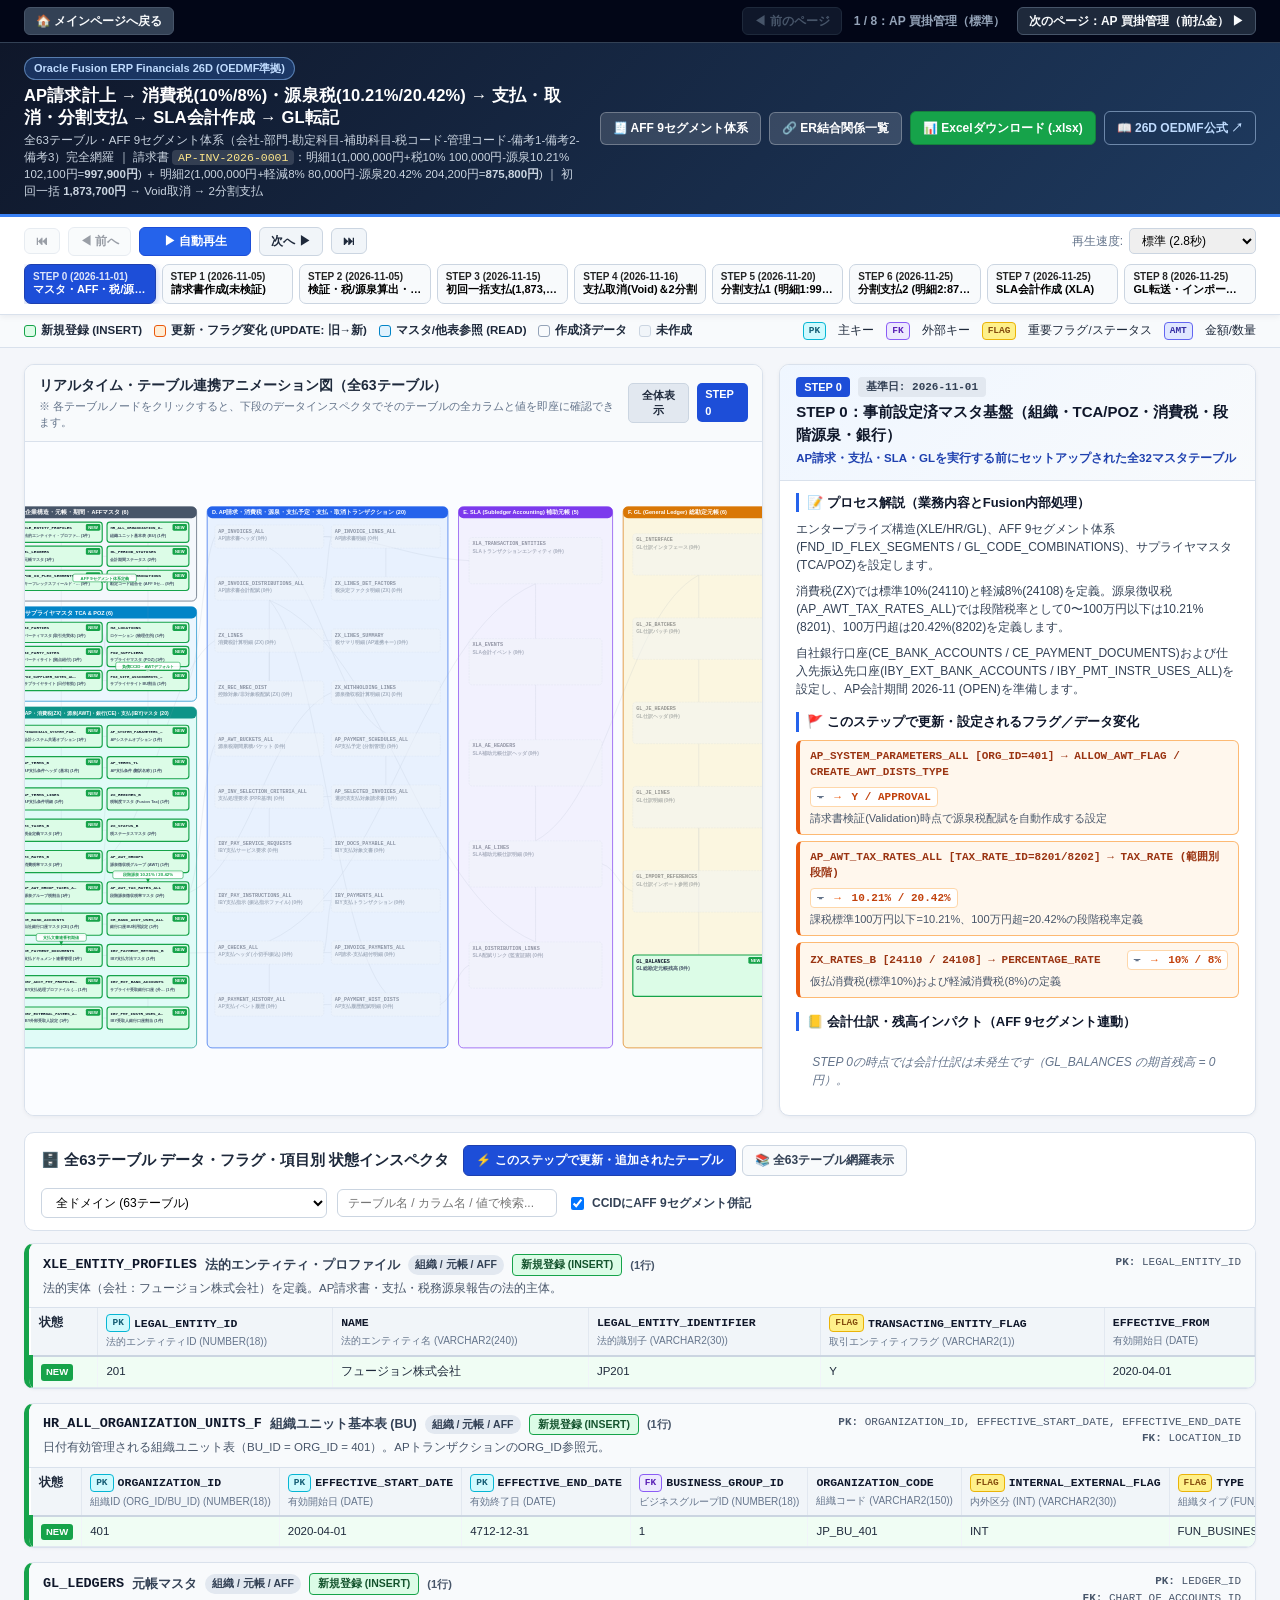
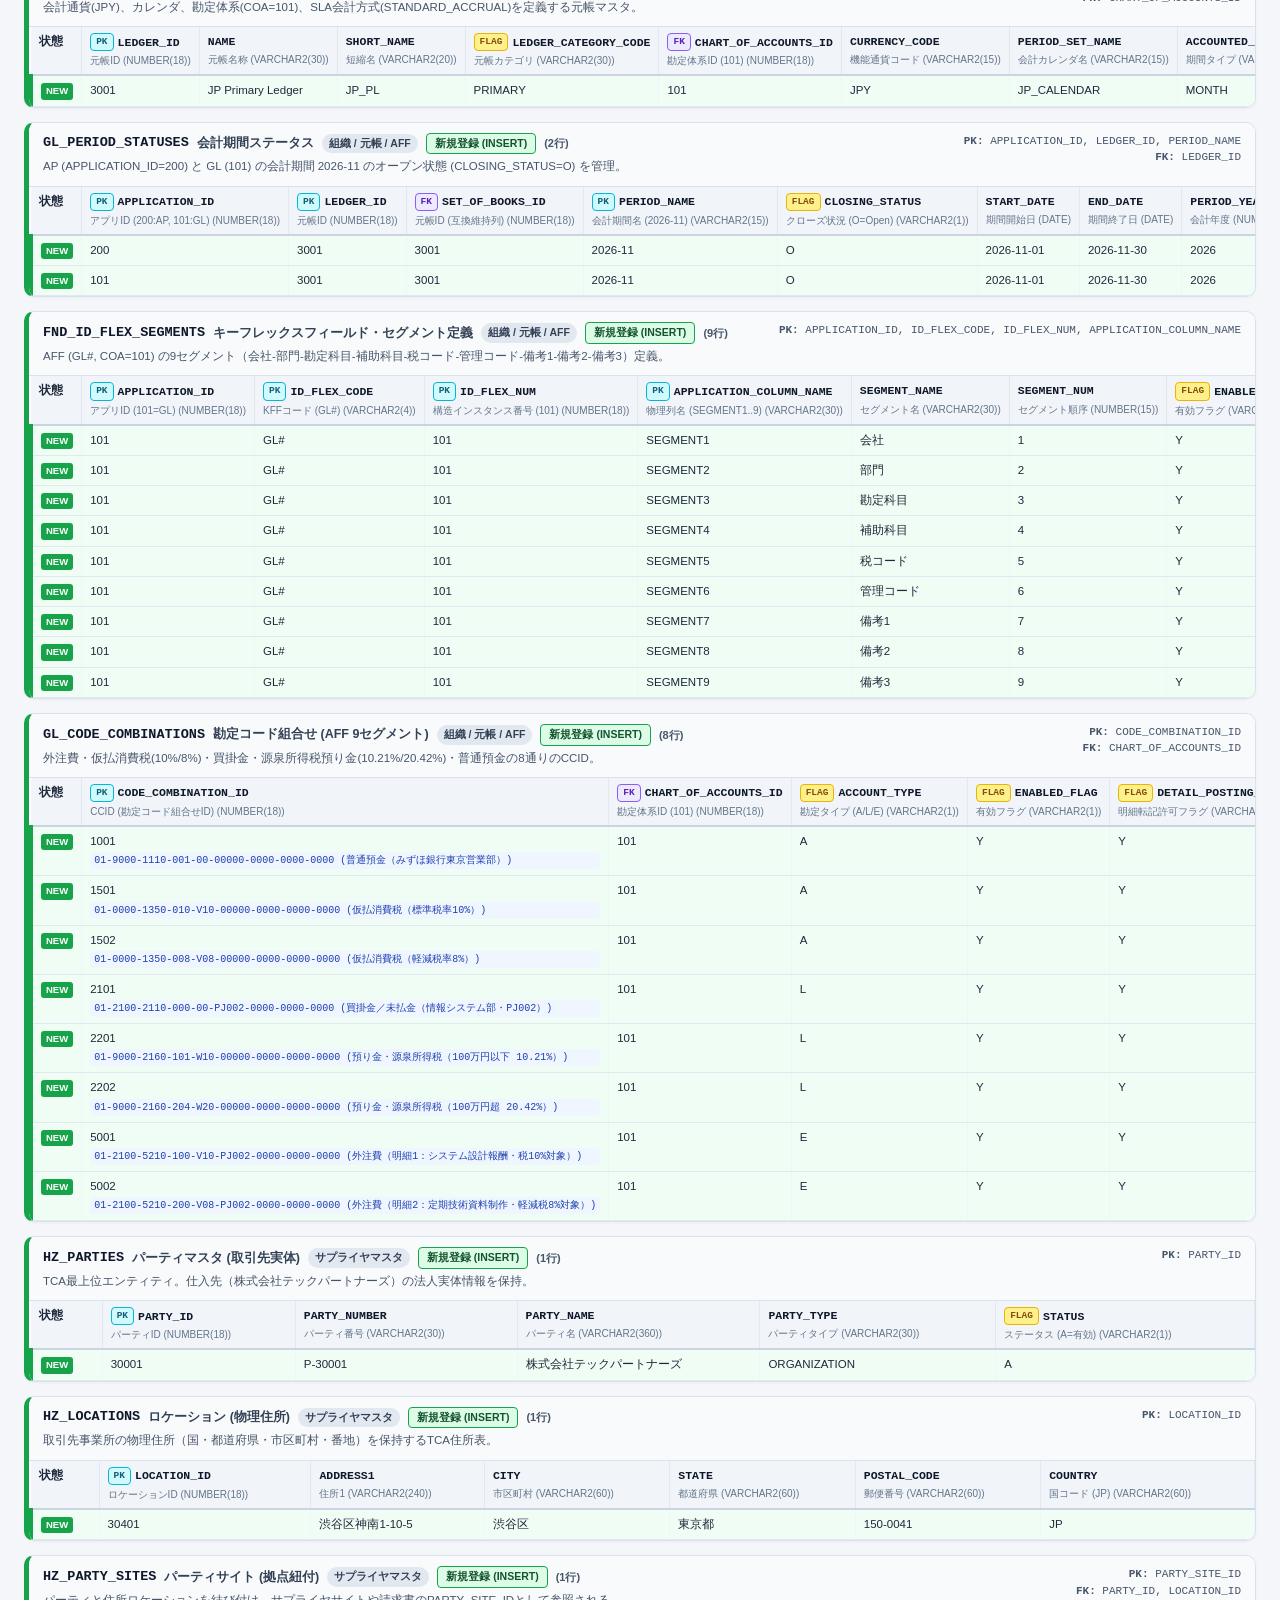
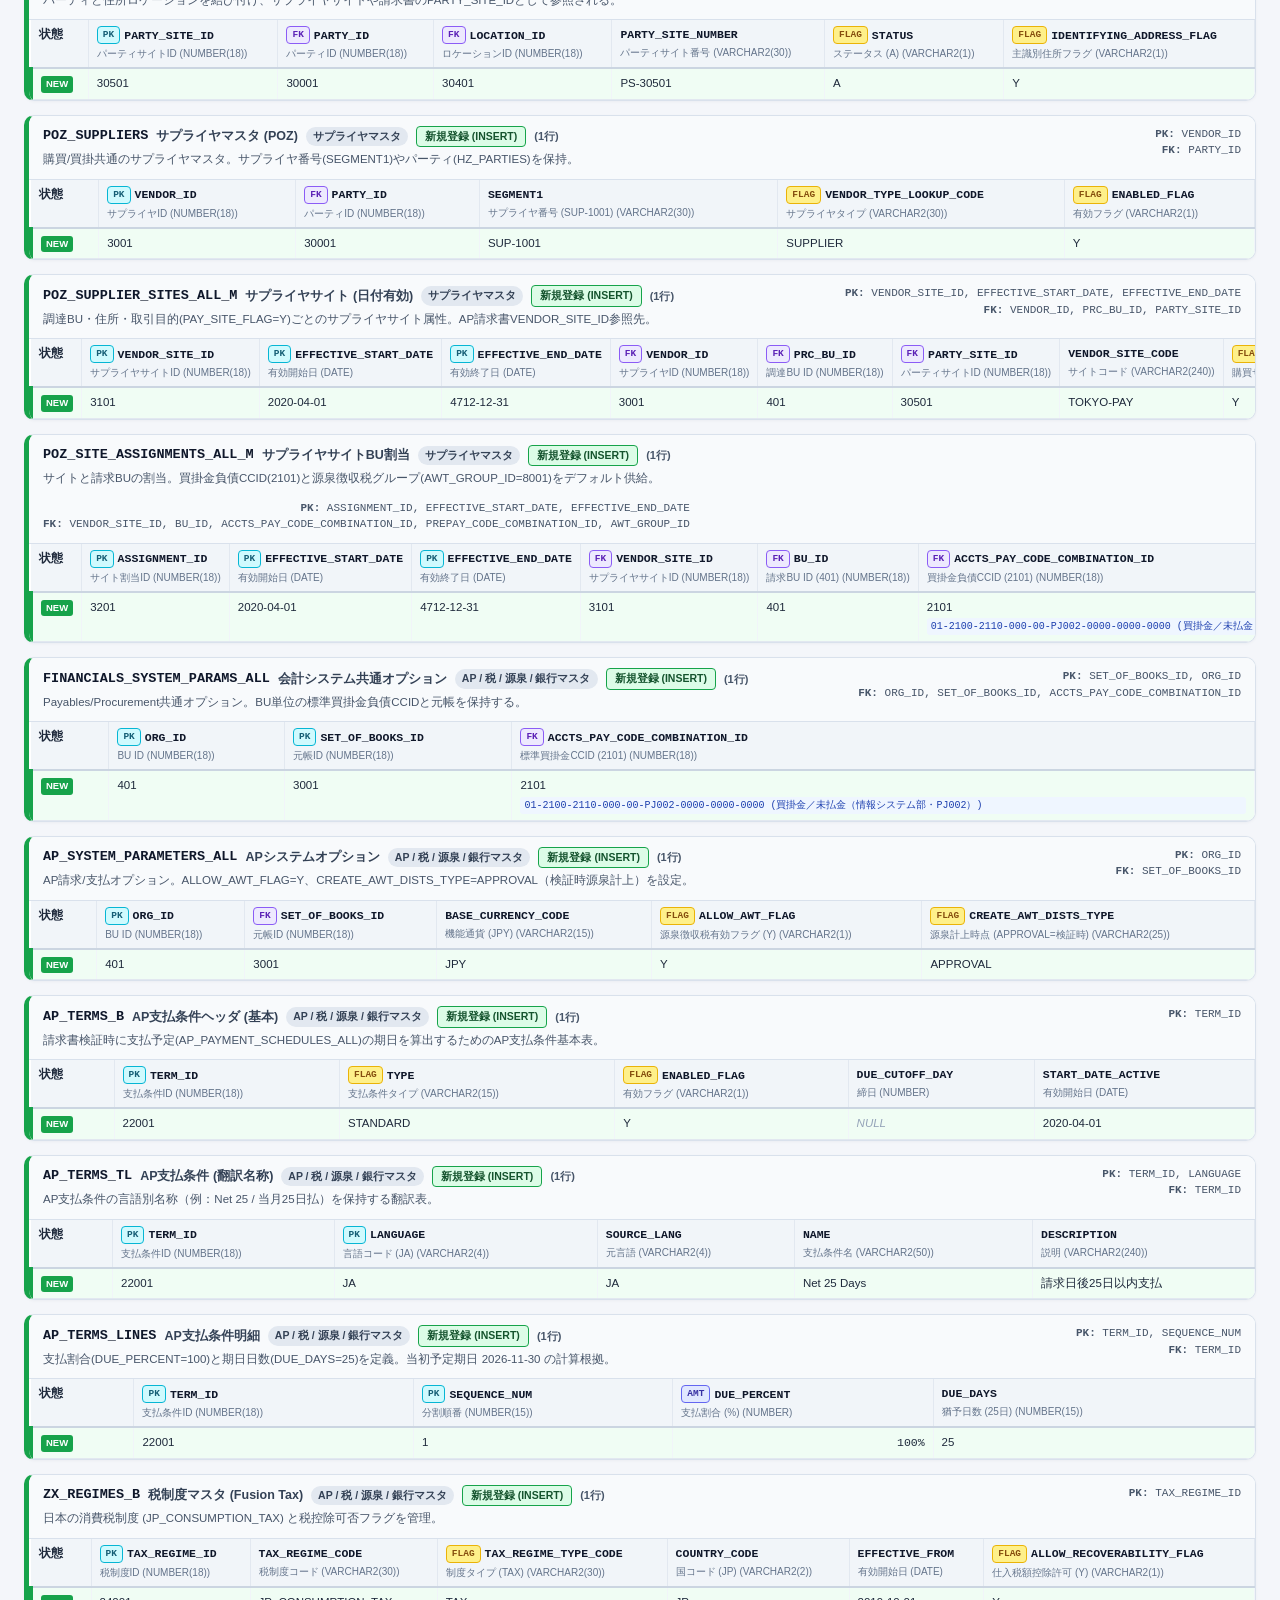
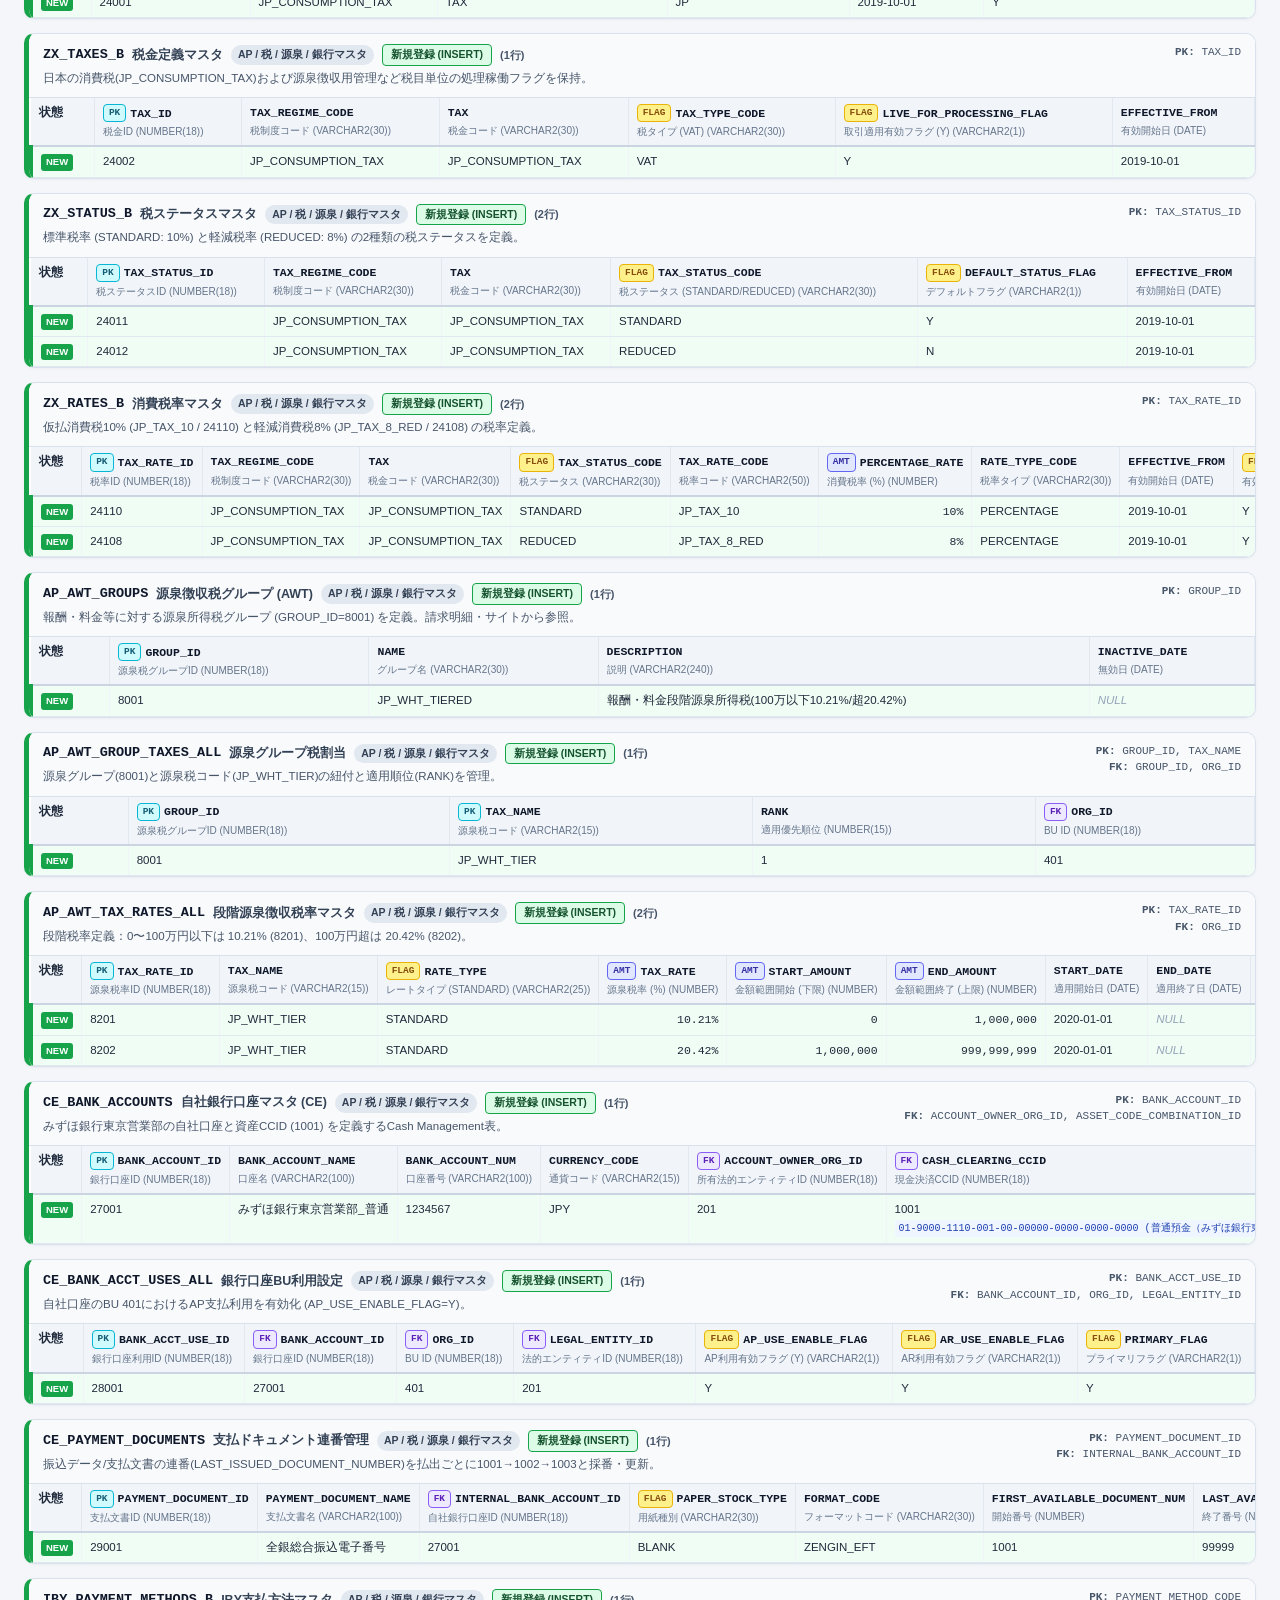
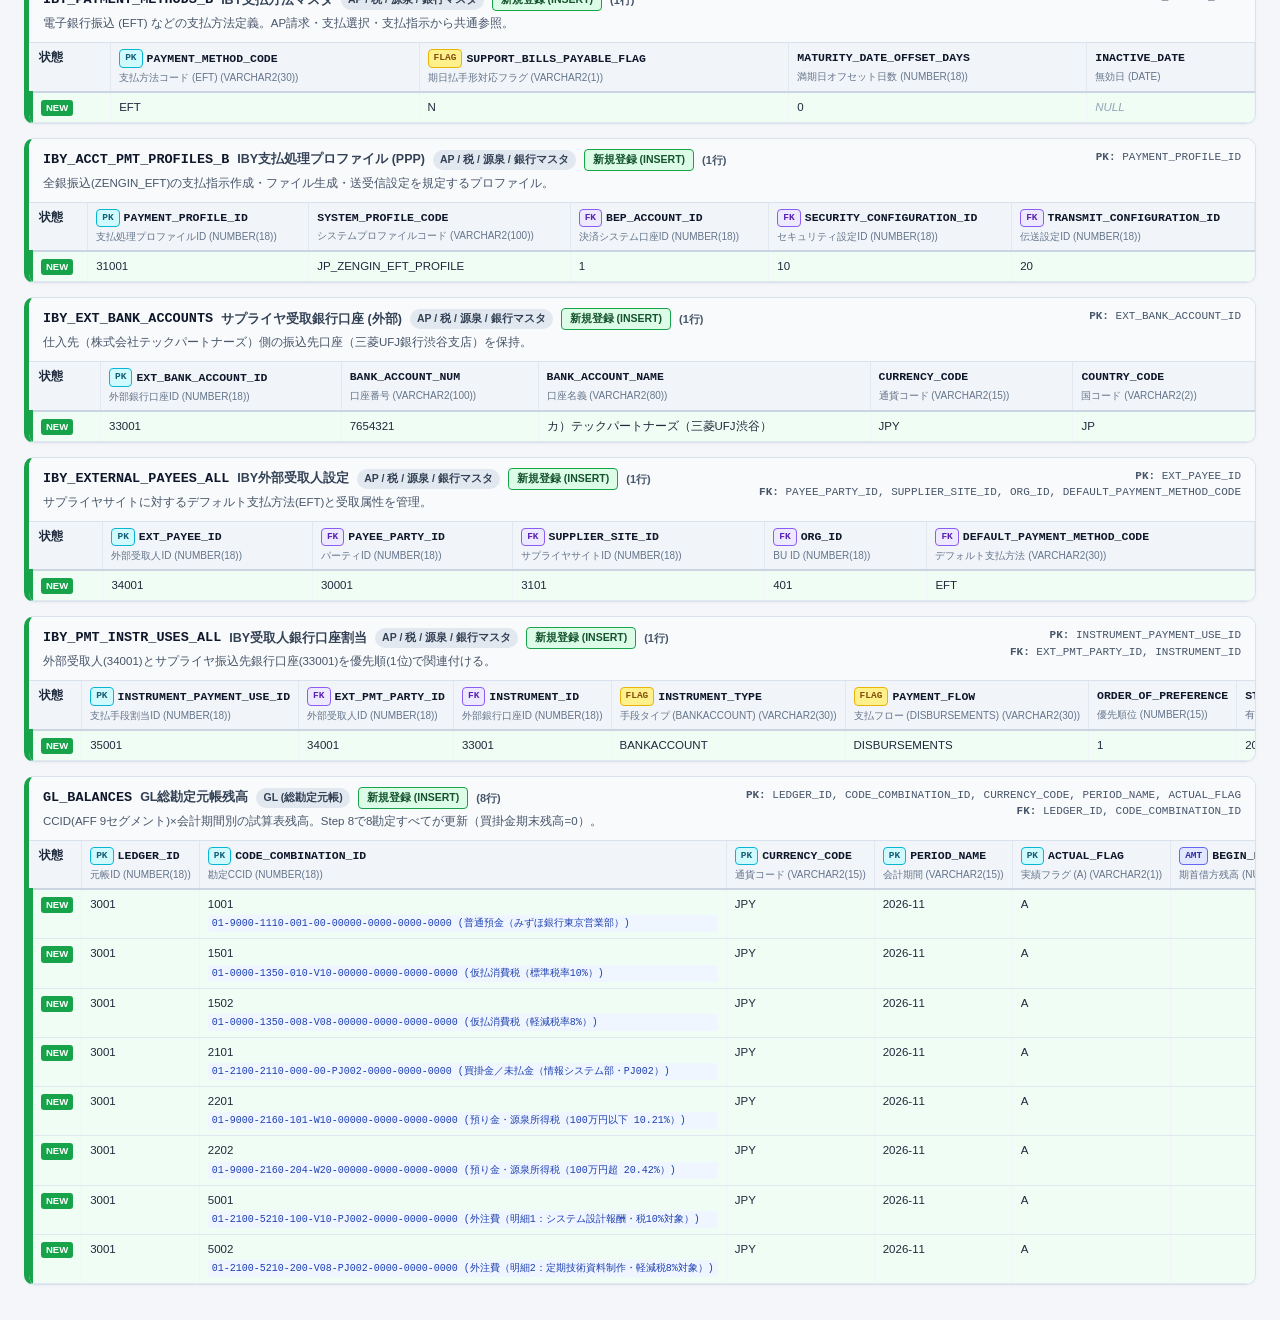
<file: AP_STD/index.html>
<!DOCTYPE html>
<html lang="ja">
<head>
  <meta charset="UTF-8" />
  <meta name="viewport" content="width=device-width, initial-scale=1.0" />
  <title>Oracle Fusion ERP Financials 26D | AP請求書〜支払・取消・分割支払〜SLA〜GL転記 データフローアニメーション</title>
  <link rel="stylesheet" href="styles.css" />
  <style>
    .portal-subnav { display: flex; justify-content: space-between; align-items: center; gap: 12px; padding: 7px 24px; background: #020617; color: #e2e8f0; border-bottom: 1px solid #334155; font-size: 12px; flex-wrap: wrap; }
    .psnav-pager { display: flex; align-items: center; gap: 8px; flex-wrap: wrap; }
    .psnav-btn { display: inline-flex; align-items: center; gap: 5px; padding: 4px 11px; border-radius: 6px; background: #1e293b; color: #f8fafc; text-decoration: none; font-weight: 700; border: 1px solid #475569; white-space: nowrap; transition: background 0.15s; }
    .psnav-btn:hover { background: #2563eb; border-color: #3b82f6; }
    .psnav-home { background: #334155; }
    .psnav-pos { color: #94a3b8; font-weight: 700; padding: 0 4px; white-space: nowrap; }
    .psnav-disabled { display: inline-flex; align-items: center; padding: 4px 11px; border-radius: 6px; background: #0f172a; color: #475569; border: 1px solid #1e293b; font-weight: 700; white-space: nowrap; cursor: not-allowed; }
  </style>
</head>
<body>
  <nav class="portal-subnav" aria-label="ページ遷移ナビゲーション">
    <a href="../index.html" class="psnav-btn psnav-home">🏠 メインページへ戻る</a>
    <div class="psnav-pager">
      <span class="psnav-disabled">◀ 前のページ</span>
      <span class="psnav-pos">1 / 8：AP 買掛管理（標準）</span>
      <a href="../AP_PREPAY/index.html" class="psnav-btn">次のページ：AP 買掛管理（前払金） ▶</a>
    </div>
  </nav>
  <header class="app-header">
    <div class="header-left">
      <div class="brand-badge">Oracle Fusion ERP Financials 26D (OEDMF準拠)</div>
      <h1>AP請求計上 → 消費税(10%/8%)・源泉税(10.21%/20.42%) → 支払・取消・分割支払 → SLA会計作成 → GL転記</h1>
      <p class="header-sub">
        全63テーブル・AFF 9セグメント体系（会社-部門-勘定科目-補助科目-税コード-管理コード-備考1-備考2-備考3）完全網羅 ｜
        請求書 <code>AP-INV-2026-0001</code>：明細1(1,000,000円+税10% 100,000円-源泉10.21% 102,100円=<strong>997,900円</strong>) ＋ 明細2(1,000,000円+軽減8% 80,000円-源泉20.42% 204,200円=<strong>875,800円</strong>) ｜ 初回一括 <strong>1,873,700円</strong> → Void取消 → 2分割支払
      </p>
    </div>
    <div class="header-actions">
      <button id="btn-aff-modal" class="btn btn-secondary" title="AFF 9セグメント定義とCCID一覧を表示">
        🧾 AFF 9セグメント体系
      </button>
      <button id="btn-er-modal" class="btn btn-secondary" title="全テーブル間の結合条件(PK/FK)一覧を表示">
        🔗 ER結合関係一覧
      </button>
      <a href="FusionERP_26D_AP_to_GL_DataFlow.xlsx" download class="btn btn-excel" title="全63テーブル・全項目をまとめたExcelファイルをダウンロード">
        📊 Excelダウンロード (.xlsx)
      </a>
      <a href="https://docs.oracle.com/en/cloud/saas/financials/26d/oedmf/index.html" target="_blank" rel="noopener noreferrer" class="btn btn-outline">
        📖 26D OEDMF公式 ↗
      </a>
    </div>
  </header>

  <!-- タイムライン＆アニメーション操作バー -->
  <section class="timeline-bar">
    <div class="playback-controls">
      <button id="btn-first" class="ctrl-btn" title="ステップ0へ">⏮</button>
      <button id="btn-prev" class="ctrl-btn" title="前のステップ">◀ 前へ</button>
      <button id="btn-play" class="ctrl-btn ctrl-play" title="自動再生 / 一時停止">▶ 自動再生</button>
      <button id="btn-next" class="ctrl-btn" title="次のステップ">次へ ▶</button>
      <button id="btn-last" class="ctrl-btn" title="最終ステップへ">⏭</button>
      <label class="speed-select-wrap">
        <span>再生速度:</span>
        <select id="speed-select">
          <option value="4500">ゆっくり (4.5秒)</option>
          <option value="2800" selected>標準 (2.8秒)</option>
          <option value="1500">速い (1.5秒)</option>
        </select>
      </label>
    </div>
    <div id="step-pills" class="step-pills"></div>
  </section>

  <!-- カラー凡例バー -->
  <section class="legend-bar">
    <div class="legend-items">
      <span class="legend-chip"><span class="dot dot-insert"></span> 新規登録 (INSERT)</span>
      <span class="legend-chip"><span class="dot dot-update"></span> 更新・フラグ変化 (UPDATE: 旧→新)</span>
      <span class="legend-chip"><span class="dot dot-ref"></span> マスタ/他表参照 (READ)</span>
      <span class="legend-chip"><span class="dot dot-existing"></span> 作成済データ</span>
      <span class="legend-chip"><span class="dot dot-not"></span> 未作成</span>
    </div>
    <div class="legend-badges">
      <span class="col-badge badge-pk">PK</span> 主キー
      <span class="col-badge badge-fk">FK</span> 外部キー
      <span class="col-badge badge-flag">FLAG</span> 重要フラグ/ステータス
      <span class="col-badge badge-amt">AMT</span> 金額/数量
    </div>
  </section>

  <!-- メイン上段：SVGアニメーション ＋ プロセス詳細解説 -->
  <main class="main-stage">
    <section class="diagram-panel">
      <div class="panel-header">
        <div>
          <h2>リアルタイム・テーブル連携アニメーション図（全63テーブル）</h2>
          <p class="panel-note">※ 各テーブルノードをクリックすると、下段のデータインスペクタでそのテーブルの全カラムと値を即座に確認できます。</p>
        </div>
        <div class="zoom-controls">
          <button id="btn-fit-svg" class="btn-mini">全体表示</button>
          <span id="svg-step-indicator" class="step-tag">STEP 0</span>
        </div>
      </div>
      <div class="svg-wrapper" id="svg-wrapper">
        <svg id="flow-svg" viewBox="0 0 1620 1160" xmlns="http://www.w3.org/2000/svg"></svg>
      </div>
    </section>

    <aside class="info-panel">
      <div class="step-header-card">
        <div class="step-meta-row">
          <span id="info-step-code" class="info-step-badge">STEP 0</span>
          <span id="info-step-date" class="info-date-badge">2026-11-01</span>
        </div>
        <h2 id="info-step-title">タイトル</h2>
        <p id="info-step-subtitle" class="info-subtitle"></p>
      </div>

      <div class="info-scroll">
        <div class="info-block">
          <h3>📝 プロセス解説（業務内容とFusion内部処理）</h3>
          <div id="info-description" class="desc-paragraphs"></div>
        </div>

        <div class="info-block">
          <h3>🚩 このステップで更新・設定されるフラグ／データ変化</h3>
          <div id="info-flag-changes" class="flag-changes-list"></div>
        </div>

        <div class="info-block">
          <h3>📒 会計仕訳・残高インパクト（AFF 9セグメント連動）</h3>
          <div id="info-journal-preview" class="journal-preview"></div>
        </div>
      </div>
    </aside>
  </main>

  <!-- 下段：全63テーブル・全項目データインスペクタ -->
  <section class="inspector-section" id="inspector-section">
    <div class="inspector-toolbar">
      <div class="toolbar-left">
        <h2>🗄️ 全63テーブル データ・フラグ・項目別 状態インスペクタ</h2>
        <div class="view-tabs">
          <button class="tab-btn active" data-view="changed">⚡ このステップで更新・追加されたテーブル</button>
          <button class="tab-btn" data-view="all">📚 全63テーブル網羅表示</button>
        </div>
      </div>
      <div class="toolbar-right">
        <select id="domain-filter" class="filter-select" title="ドメインで絞り込み">
          <option value="ALL">全ドメイン (63テーブル)</option>
          <option value="ORG_GL_MASTER">A. 企業構造・元帳・期間・AFF (6)</option>
          <option value="TCA_POZ_MASTER">B. サプライヤマスタ TCA &amp; POZ (6)</option>
          <option value="AP_TAX_PAY_MASTER">C. AP・消費税・源泉・銀行・IBYマスタ (20)</option>
          <option value="AP_TXN_PAYMENT">D. AP請求・税・源泉・支払・取消 (20)</option>
          <option value="SLA_XLA">E. SLA 補助元帳会計 (5)</option>
          <option value="GL_LEDGER">F. GL 総勘定元帳 (6)</option>
        </select>
        <input type="text" id="table-search" class="search-input" placeholder="テーブル名 / カラム名 / 値で検索..." />
        <label class="toggle-aff">
          <input type="checkbox" id="chk-show-aff" checked />
          <span>CCIDにAFF 9セグメント併記</span>
        </label>
      </div>
    </div>

    <div id="selected-banner" class="selected-banner hidden">
      <span>🎯 図から選択中のテーブル: <strong id="selected-table-name"></strong></span>
      <button id="btn-clear-selection" class="btn-mini">選択解除して一覧に戻る</button>
    </div>

    <div id="tables-container" class="tables-container"></div>
  </section>

  <!-- AFF 9セグメントモーダル -->
  <div id="aff-modal" class="modal hidden">
    <div class="modal-backdrop" data-close="aff-modal"></div>
    <div class="modal-content">
      <div class="modal-header">
        <h3>🧾 会計フレックスフィールド (AFF) 9セグメント体系 ＆ CCID定義一覧</h3>
        <button class="modal-close" data-close="aff-modal">✕</button>
      </div>
      <div class="modal-body" id="aff-modal-body"></div>
    </div>
  </div>

  <!-- ER結合関係一覧モーダル -->
  <div id="er-modal" class="modal hidden">
    <div class="modal-backdrop" data-close="er-modal"></div>
    <div class="modal-content">
      <div class="modal-header">
        <h3>🔗 Oracle Fusion Financials 26D テーブル間リレーション (PK/FK結合条件一覧)</h3>
        <button class="modal-close" data-close="er-modal">✕</button>
      </div>
      <div class="modal-body" id="er-modal-body"></div>
    </div>
  </div>

  <script src="data.js"></script>
  <script src="app.js"></script>
</body>
</html>
</file>
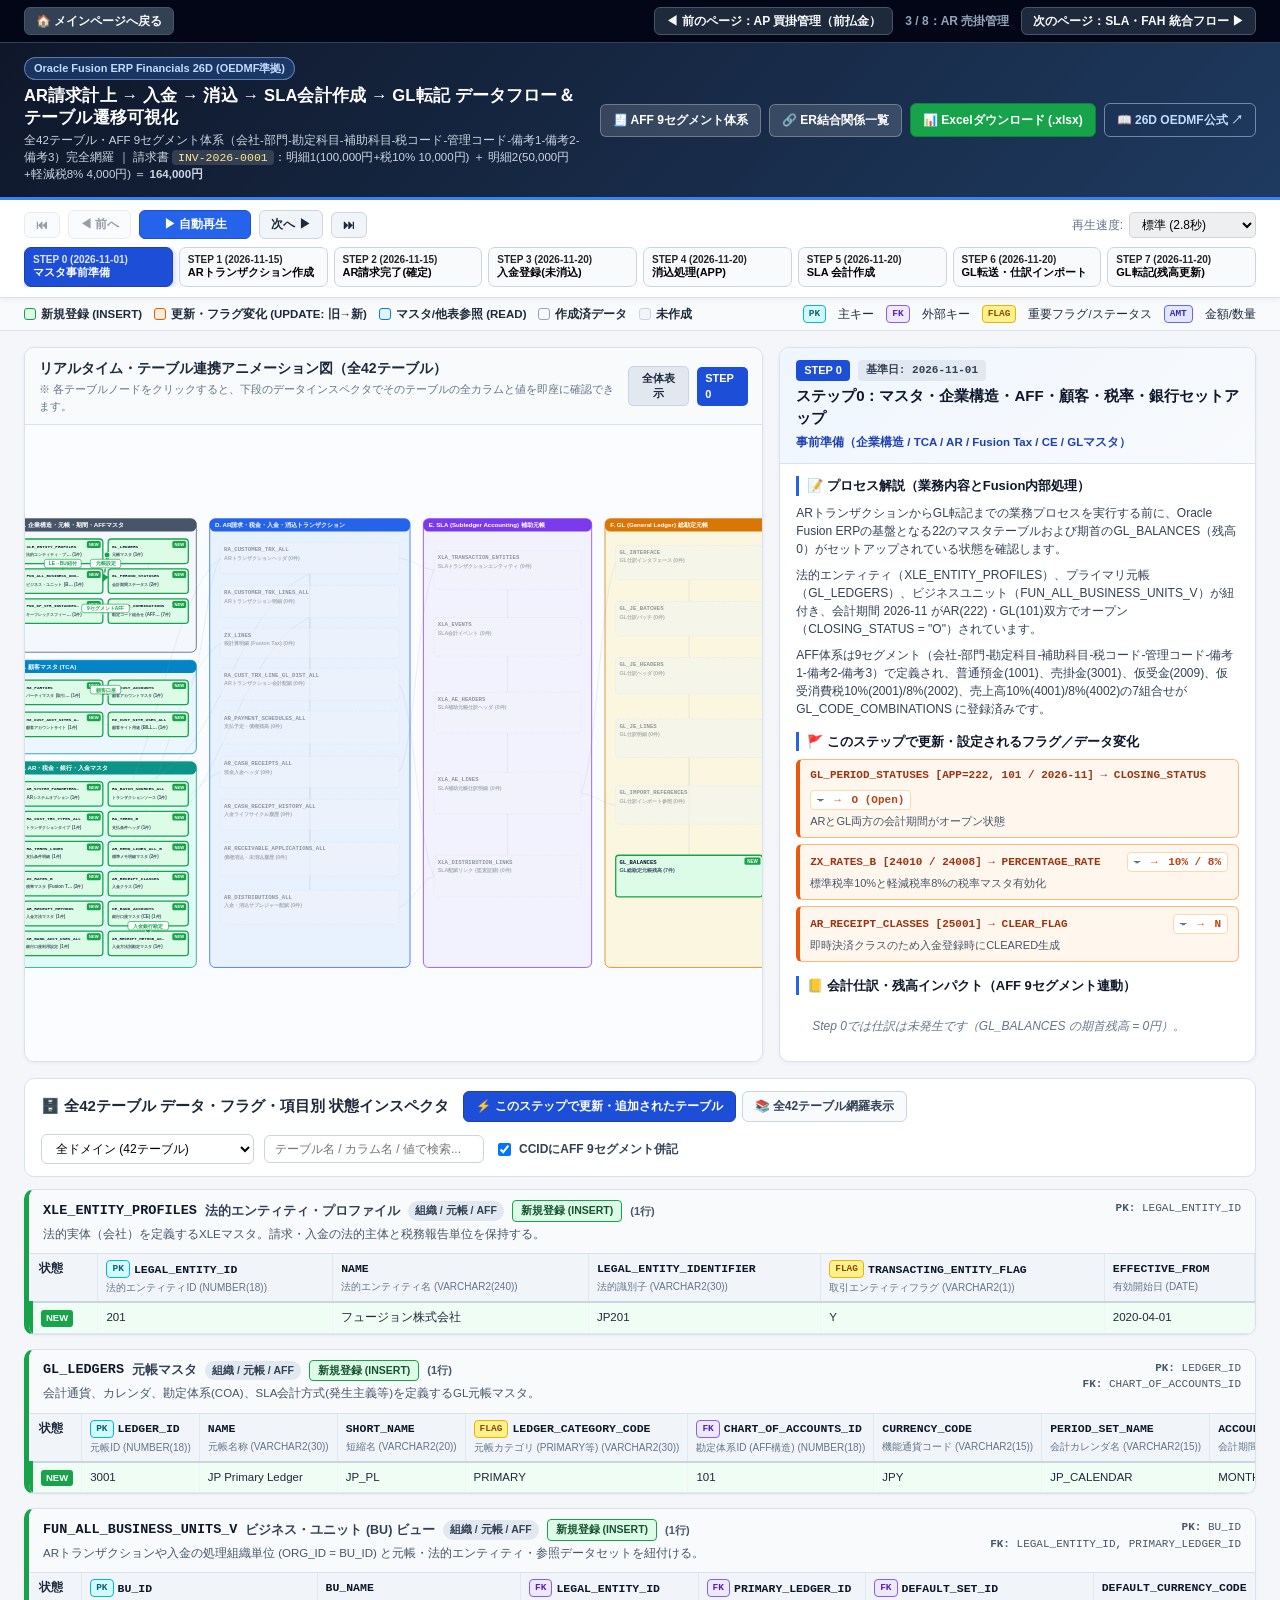
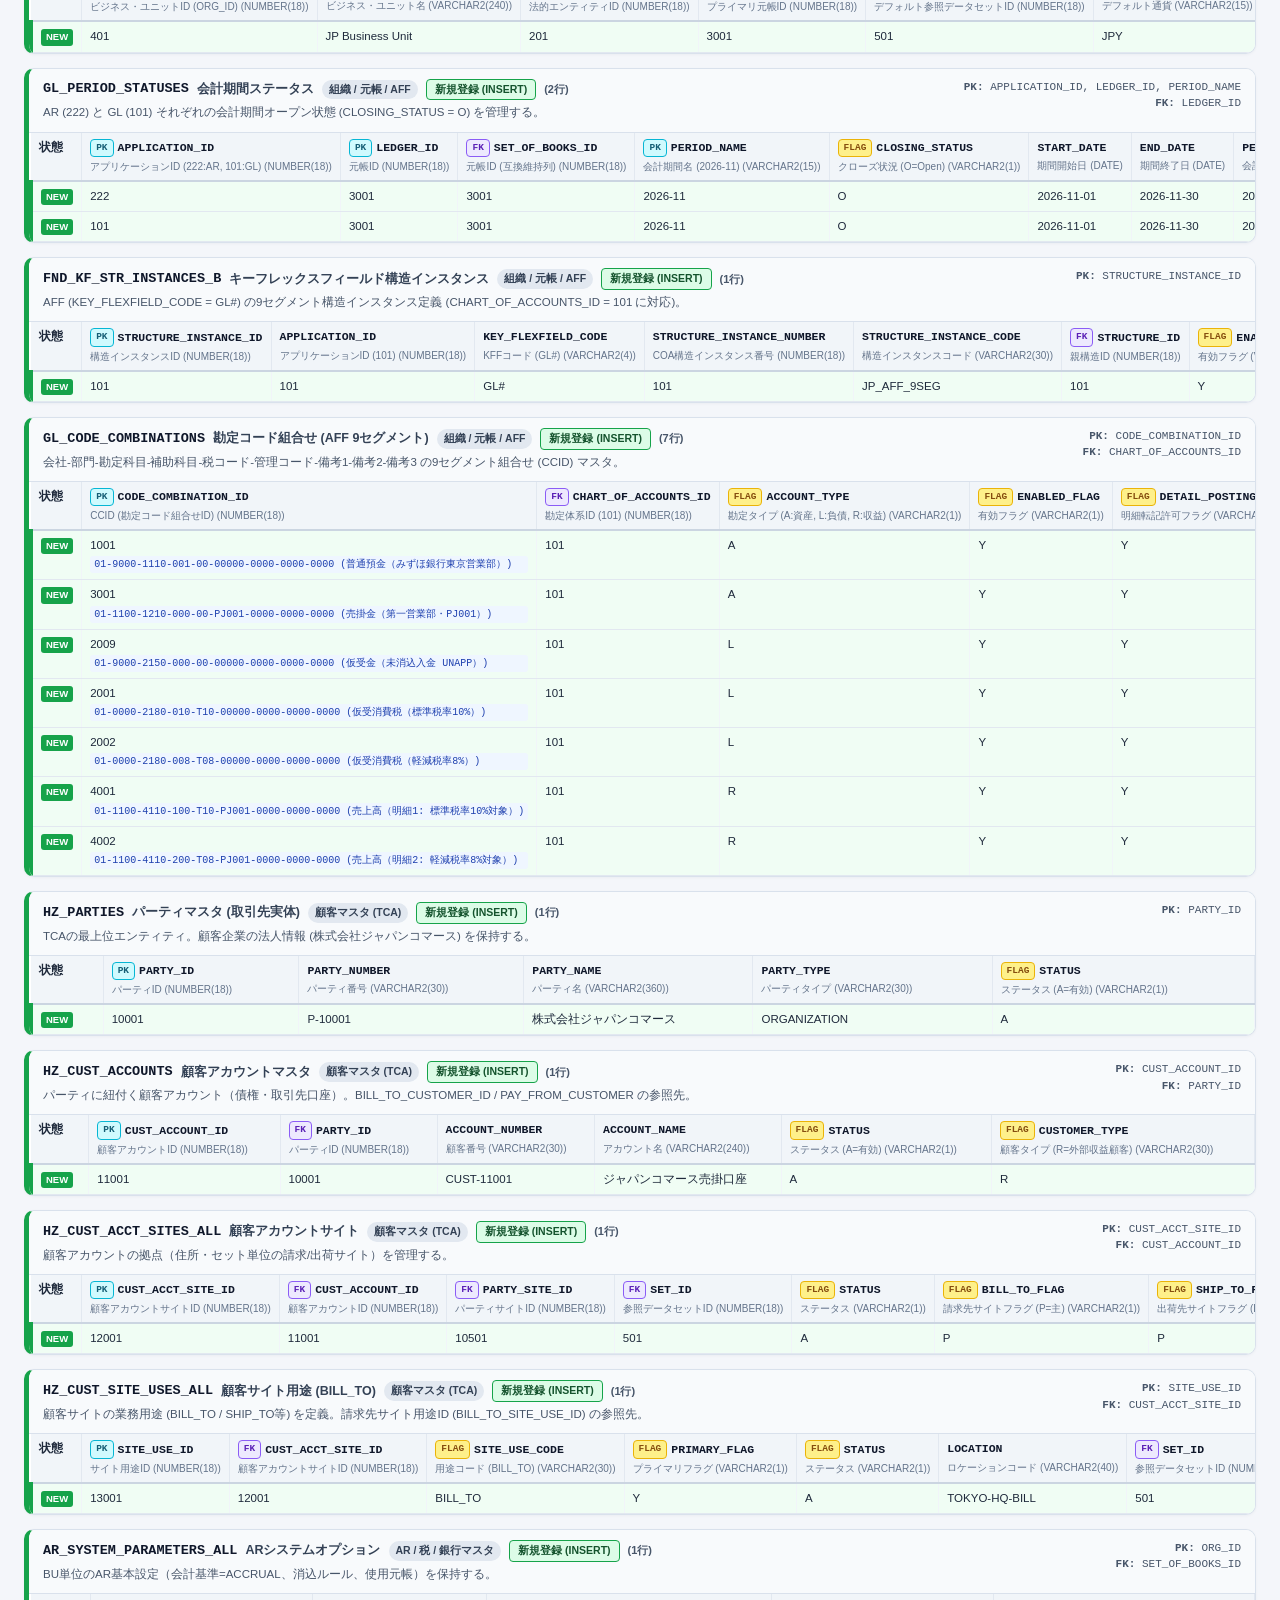
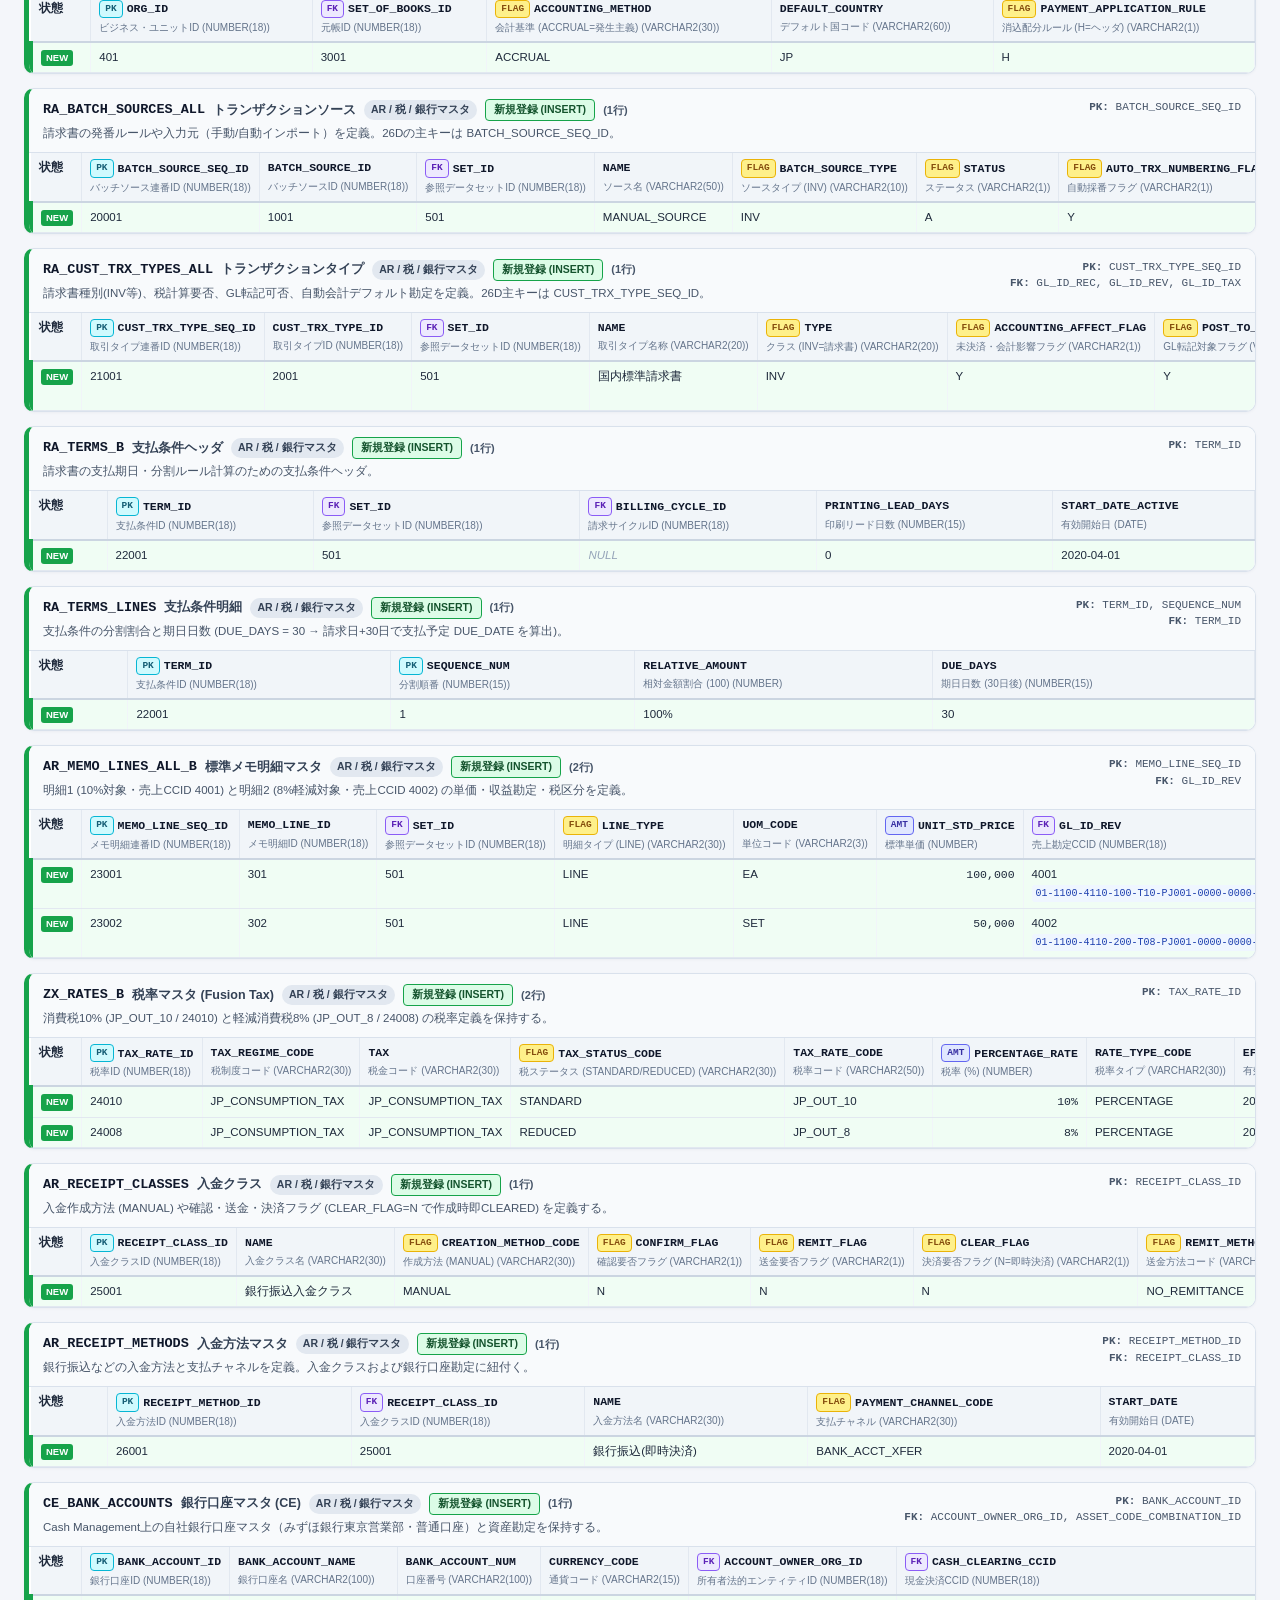
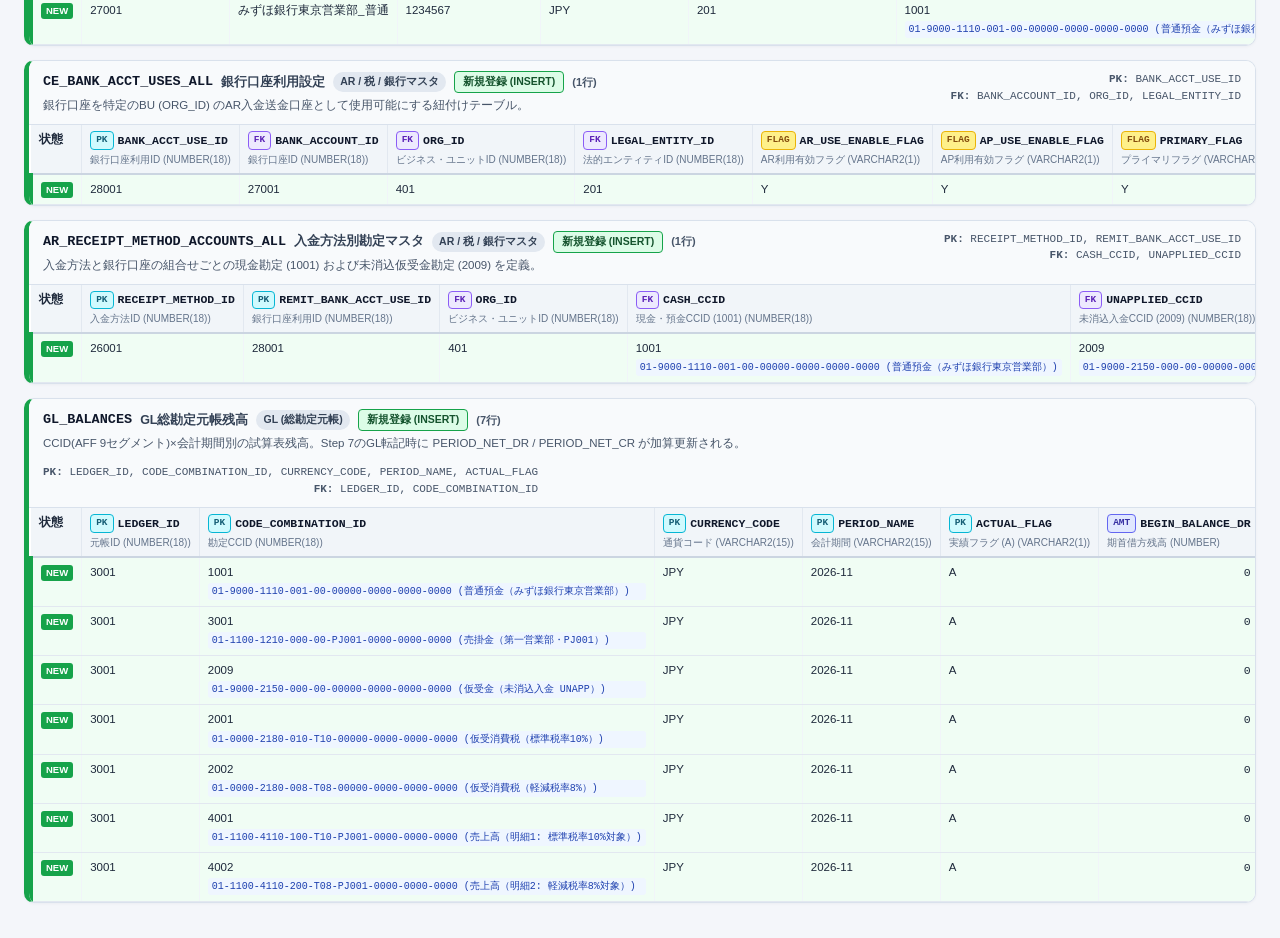
<file: AR/index.html>
<!DOCTYPE html>
<html lang="ja">
<head>
  <meta charset="UTF-8" />
  <meta name="viewport" content="width=device-width, initial-scale=1.0" />
  <title>Oracle Fusion ERP Financials 26D | ARトランザクション〜入金・消込〜SLA〜GL転記 データフローアニメーション</title>
  <link rel="stylesheet" href="styles.css" />
  <style>
    .portal-subnav { display: flex; justify-content: space-between; align-items: center; gap: 12px; padding: 7px 24px; background: #020617; color: #e2e8f0; border-bottom: 1px solid #334155; font-size: 12px; flex-wrap: wrap; }
    .psnav-pager { display: flex; align-items: center; gap: 8px; flex-wrap: wrap; }
    .psnav-btn { display: inline-flex; align-items: center; gap: 5px; padding: 4px 11px; border-radius: 6px; background: #1e293b; color: #f8fafc; text-decoration: none; font-weight: 700; border: 1px solid #475569; white-space: nowrap; transition: background 0.15s; }
    .psnav-btn:hover { background: #2563eb; border-color: #3b82f6; }
    .psnav-home { background: #334155; }
    .psnav-pos { color: #94a3b8; font-weight: 700; padding: 0 4px; white-space: nowrap; }
    .psnav-disabled { display: inline-flex; align-items: center; padding: 4px 11px; border-radius: 6px; background: #0f172a; color: #475569; border: 1px solid #1e293b; font-weight: 700; white-space: nowrap; cursor: not-allowed; }
  </style>
</head>
<body>
  <nav class="portal-subnav" aria-label="ページ遷移ナビゲーション">
    <a href="../index.html" class="psnav-btn psnav-home">🏠 メインページへ戻る</a>
    <div class="psnav-pager">
      <a href="../AP_PREPAY/index.html" class="psnav-btn">◀ 前のページ：AP 買掛管理（前払金）</a>
      <span class="psnav-pos">3 / 8：AR 売掛管理</span>
      <a href="../SLA/index.html" class="psnav-btn">次のページ：SLA・FAH 統合フロー ▶</a>
    </div>
  </nav>
  <header class="app-header">
    <div class="header-left">
      <div class="brand-badge">Oracle Fusion ERP Financials 26D (OEDMF準拠)</div>
      <h1>AR請求計上 → 入金 → 消込 → SLA会計作成 → GL転記 データフロー＆テーブル遷移可視化</h1>
      <p class="header-sub">
        全42テーブル・AFF 9セグメント体系（会社-部門-勘定科目-補助科目-税コード-管理コード-備考1-備考2-備考3）完全網羅 ｜
        請求書 <code>INV-2026-0001</code>：明細1(100,000円+税10% 10,000円) ＋ 明細2(50,000円+軽減税8% 4,000円) ＝ <strong>164,000円</strong>
      </p>
    </div>
    <div class="header-actions">
      <button id="btn-aff-modal" class="btn btn-secondary" title="AFF 9セグメント定義とCCID一覧を表示">
        🧾 AFF 9セグメント体系
      </button>
      <button id="btn-er-modal" class="btn btn-secondary" title="全テーブル間の結合条件(PK/FK)一覧を表示">
        🔗 ER結合関係一覧
      </button>
      <a href="FusionERP_26D_AR_to_GL_DataFlow.xlsx" download class="btn btn-excel" title="全42テーブル・全項目をまとめたExcelファイルをダウンロード">
        📊 Excelダウンロード (.xlsx)
      </a>
      <a href="https://docs.oracle.com/en/cloud/saas/financials/26d/oedmf/index.html" target="_blank" rel="noopener noreferrer" class="btn btn-outline">
        📖 26D OEDMF公式 ↗
      </a>
    </div>
  </header>

  <!-- タイムライン＆アニメーション操作バー -->
  <section class="timeline-bar">
    <div class="playback-controls">
      <button id="btn-first" class="ctrl-btn" title="ステップ0へ">⏮</button>
      <button id="btn-prev" class="ctrl-btn" title="前のステップ">◀ 前へ</button>
      <button id="btn-play" class="ctrl-btn ctrl-play" title="自動再生 / 一時停止">▶ 自動再生</button>
      <button id="btn-next" class="ctrl-btn" title="次のステップ">次へ ▶</button>
      <button id="btn-last" class="ctrl-btn" title="最終ステップへ">⏭</button>
      <label class="speed-select-wrap">
        <span>再生速度:</span>
        <select id="speed-select">
          <option value="4500">ゆっくり (4.5秒)</option>
          <option value="2800" selected>標準 (2.8秒)</option>
          <option value="1500">速い (1.5秒)</option>
        </select>
      </label>
    </div>
    <div id="step-pills" class="step-pills"></div>
  </section>

  <!-- カラー凡例バー -->
  <section class="legend-bar">
    <div class="legend-items">
      <span class="legend-chip"><span class="dot dot-insert"></span> 新規登録 (INSERT)</span>
      <span class="legend-chip"><span class="dot dot-update"></span> 更新・フラグ変化 (UPDATE: 旧→新)</span>
      <span class="legend-chip"><span class="dot dot-ref"></span> マスタ/他表参照 (READ)</span>
      <span class="legend-chip"><span class="dot dot-existing"></span> 作成済データ</span>
      <span class="legend-chip"><span class="dot dot-not"></span> 未作成</span>
    </div>
    <div class="legend-badges">
      <span class="col-badge badge-pk">PK</span> 主キー
      <span class="col-badge badge-fk">FK</span> 外部キー
      <span class="col-badge badge-flag">FLAG</span> 重要フラグ/ステータス
      <span class="col-badge badge-amt">AMT</span> 金額/数量
    </div>
  </section>

  <!-- メイン上段：SVGアニメーション ＋ プロセス詳細解説 -->
  <main class="main-stage">
    <section class="diagram-panel">
      <div class="panel-header">
        <div>
          <h2>リアルタイム・テーブル連携アニメーション図（全42テーブル）</h2>
          <p class="panel-note">※ 各テーブルノードをクリックすると、下段のデータインスペクタでそのテーブルの全カラムと値を即座に確認できます。</p>
        </div>
        <div class="zoom-controls">
          <button id="btn-fit-svg" class="btn-mini">全体表示</button>
          <span id="svg-step-indicator" class="step-tag">STEP 0</span>
        </div>
      </div>
      <div class="svg-wrapper" id="svg-wrapper">
        <svg id="flow-svg" viewBox="0 0 1460 880" xmlns="http://www.w3.org/2000/svg"></svg>
      </div>
    </section>

    <aside class="info-panel">
      <div class="step-header-card">
        <div class="step-meta-row">
          <span id="info-step-code" class="info-step-badge">STEP 0</span>
          <span id="info-step-date" class="info-date-badge">2026-11-01</span>
        </div>
        <h2 id="info-step-title">タイトル</h2>
        <p id="info-step-subtitle" class="info-subtitle"></p>
      </div>

      <div class="info-scroll">
        <div class="info-block">
          <h3>📝 プロセス解説（業務内容とFusion内部処理）</h3>
          <div id="info-description" class="desc-paragraphs"></div>
        </div>

        <div class="info-block">
          <h3>🚩 このステップで更新・設定されるフラグ／データ変化</h3>
          <div id="info-flag-changes" class="flag-changes-list"></div>
        </div>

        <div class="info-block">
          <h3>📒 会計仕訳・残高インパクト（AFF 9セグメント連動）</h3>
          <div id="info-journal-preview" class="journal-preview"></div>
        </div>
      </div>
    </aside>
  </main>

  <!-- 下段：全42テーブル・全項目データインスペクタ -->
  <section class="inspector-section" id="inspector-section">
    <div class="inspector-toolbar">
      <div class="toolbar-left">
        <h2>🗄️ 全42テーブル データ・フラグ・項目別 状態インスペクタ</h2>
        <div class="view-tabs">
          <button class="tab-btn active" data-view="changed">⚡ このステップで更新・追加されたテーブル</button>
          <button class="tab-btn" data-view="all">📚 全42テーブル網羅表示</button>
        </div>
      </div>
      <div class="toolbar-right">
        <select id="domain-filter" class="filter-select" title="ドメインで絞り込み">
          <option value="ALL">全ドメイン (42テーブル)</option>
          <option value="ORG_GL_MASTER">A. 組織・元帳・期間・AFF (6)</option>
          <option value="TCA_MASTER">B. 顧客マスタ TCA (4)</option>
          <option value="AR_TAX_CE_MASTER">C. AR・税・銀行マスタ (12)</option>
          <option value="AR_TRX_RECEIPT">D. AR請求・税・入金・消込 (9)</option>
          <option value="SLA_XLA">E. SLA 補助元帳会計 (5)</option>
          <option value="GL_LEDGER">F. GL 総勘定元帳 (6)</option>
        </select>
        <input type="text" id="table-search" class="search-input" placeholder="テーブル名 / カラム名 / 値で検索..." />
        <label class="toggle-aff">
          <input type="checkbox" id="chk-show-aff" checked />
          <span>CCIDにAFF 9セグメント併記</span>
        </label>
      </div>
    </div>

    <div id="selected-banner" class="selected-banner hidden">
      <span>🎯 図から選択中のテーブル: <strong id="selected-table-name"></strong></span>
      <button id="btn-clear-selection" class="btn-mini">選択解除して一覧に戻る</button>
    </div>

    <div id="tables-container" class="tables-container"></div>
  </section>

  <!-- AFF 9セグメントモーダル -->
  <div id="aff-modal" class="modal hidden">
    <div class="modal-backdrop" data-close="aff-modal"></div>
    <div class="modal-content">
      <div class="modal-header">
        <h3>🧾 会計フレックスフィールド (AFF) 9セグメント体系 ＆ CCID定義一覧</h3>
        <button class="modal-close" data-close="aff-modal">✕</button>
      </div>
      <div class="modal-body" id="aff-modal-body"></div>
    </div>
  </div>

  <!-- ER結合関係一覧モーダル -->
  <div id="er-modal" class="modal hidden">
    <div class="modal-backdrop" data-close="er-modal"></div>
    <div class="modal-content">
      <div class="modal-header">
        <h3>🔗 Oracle Fusion Financials 26D テーブル間リレーション (PK/FK結合条件一覧)</h3>
        <button class="modal-close" data-close="er-modal">✕</button>
      </div>
      <div class="modal-body" id="er-modal-body"></div>
    </div>
  </div>

  <script src="data.js"></script>
  <script src="app.js"></script>
</body>
</html>
</file>
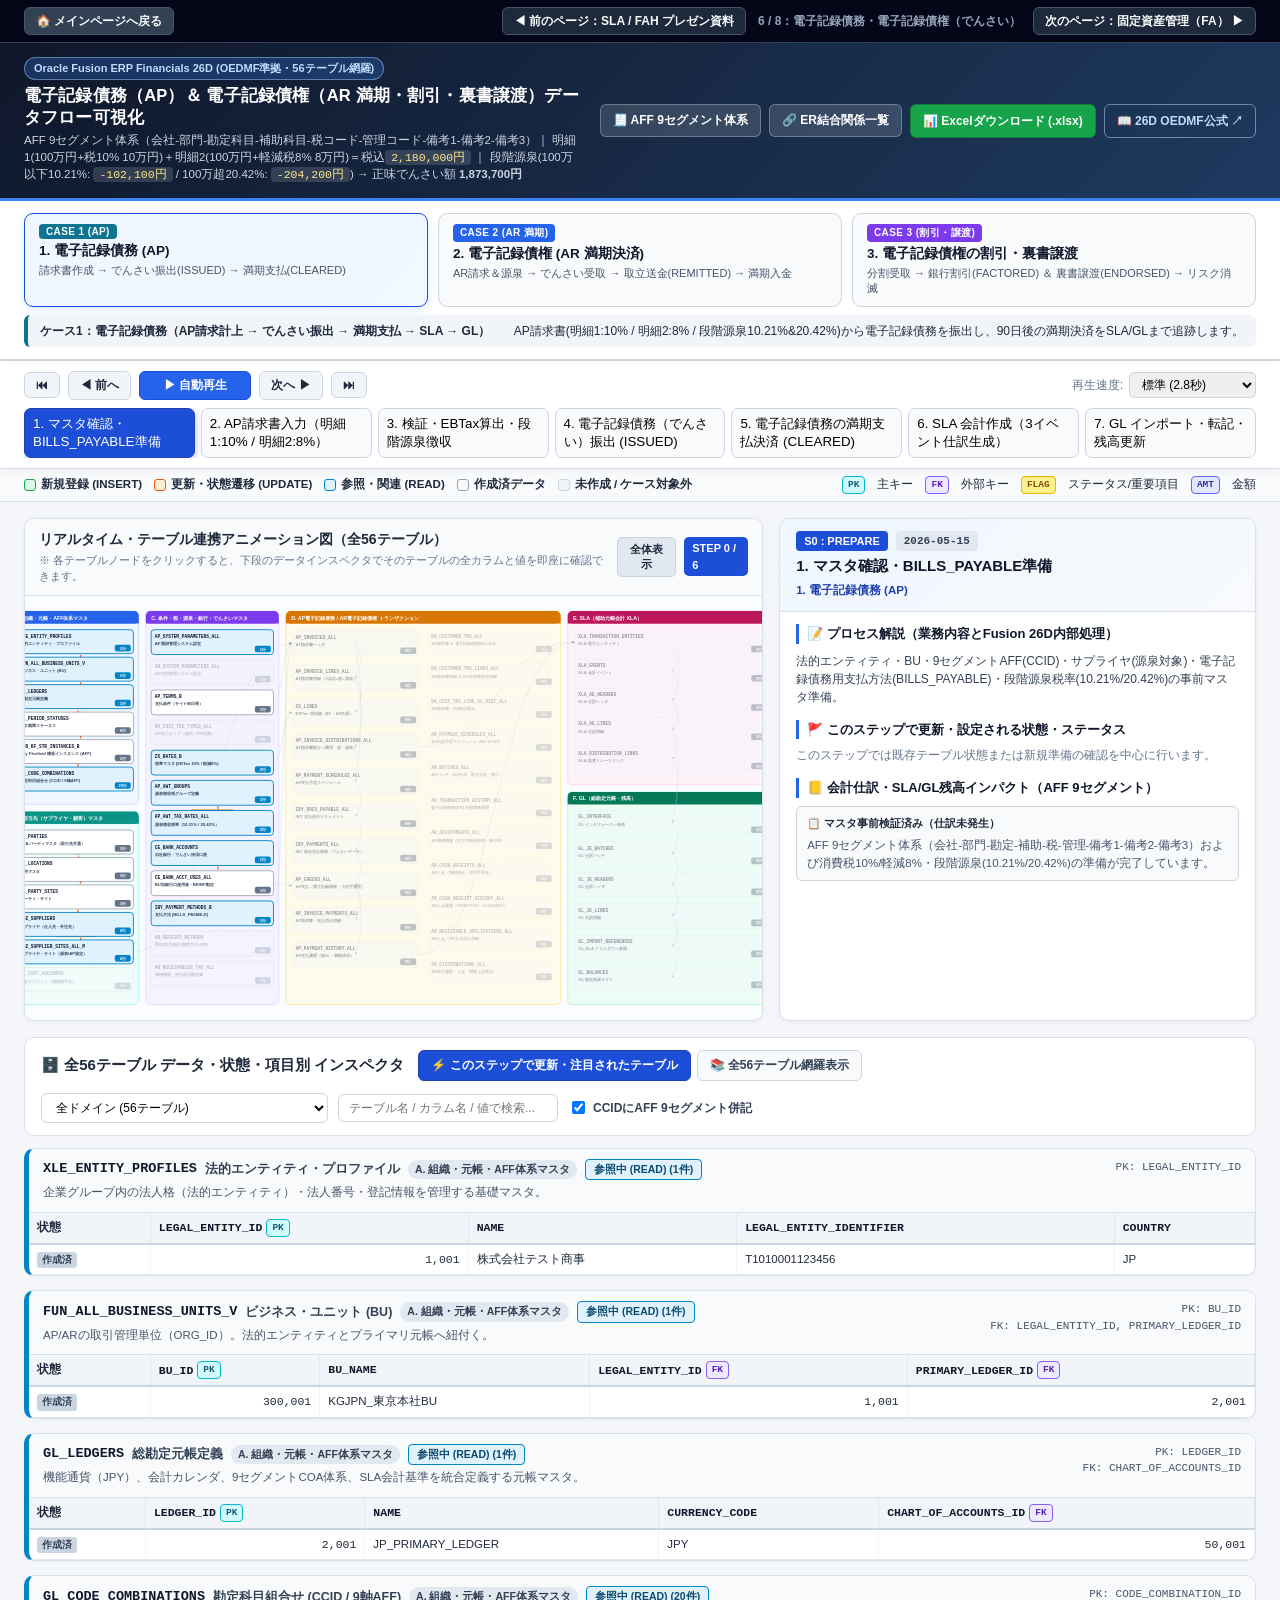
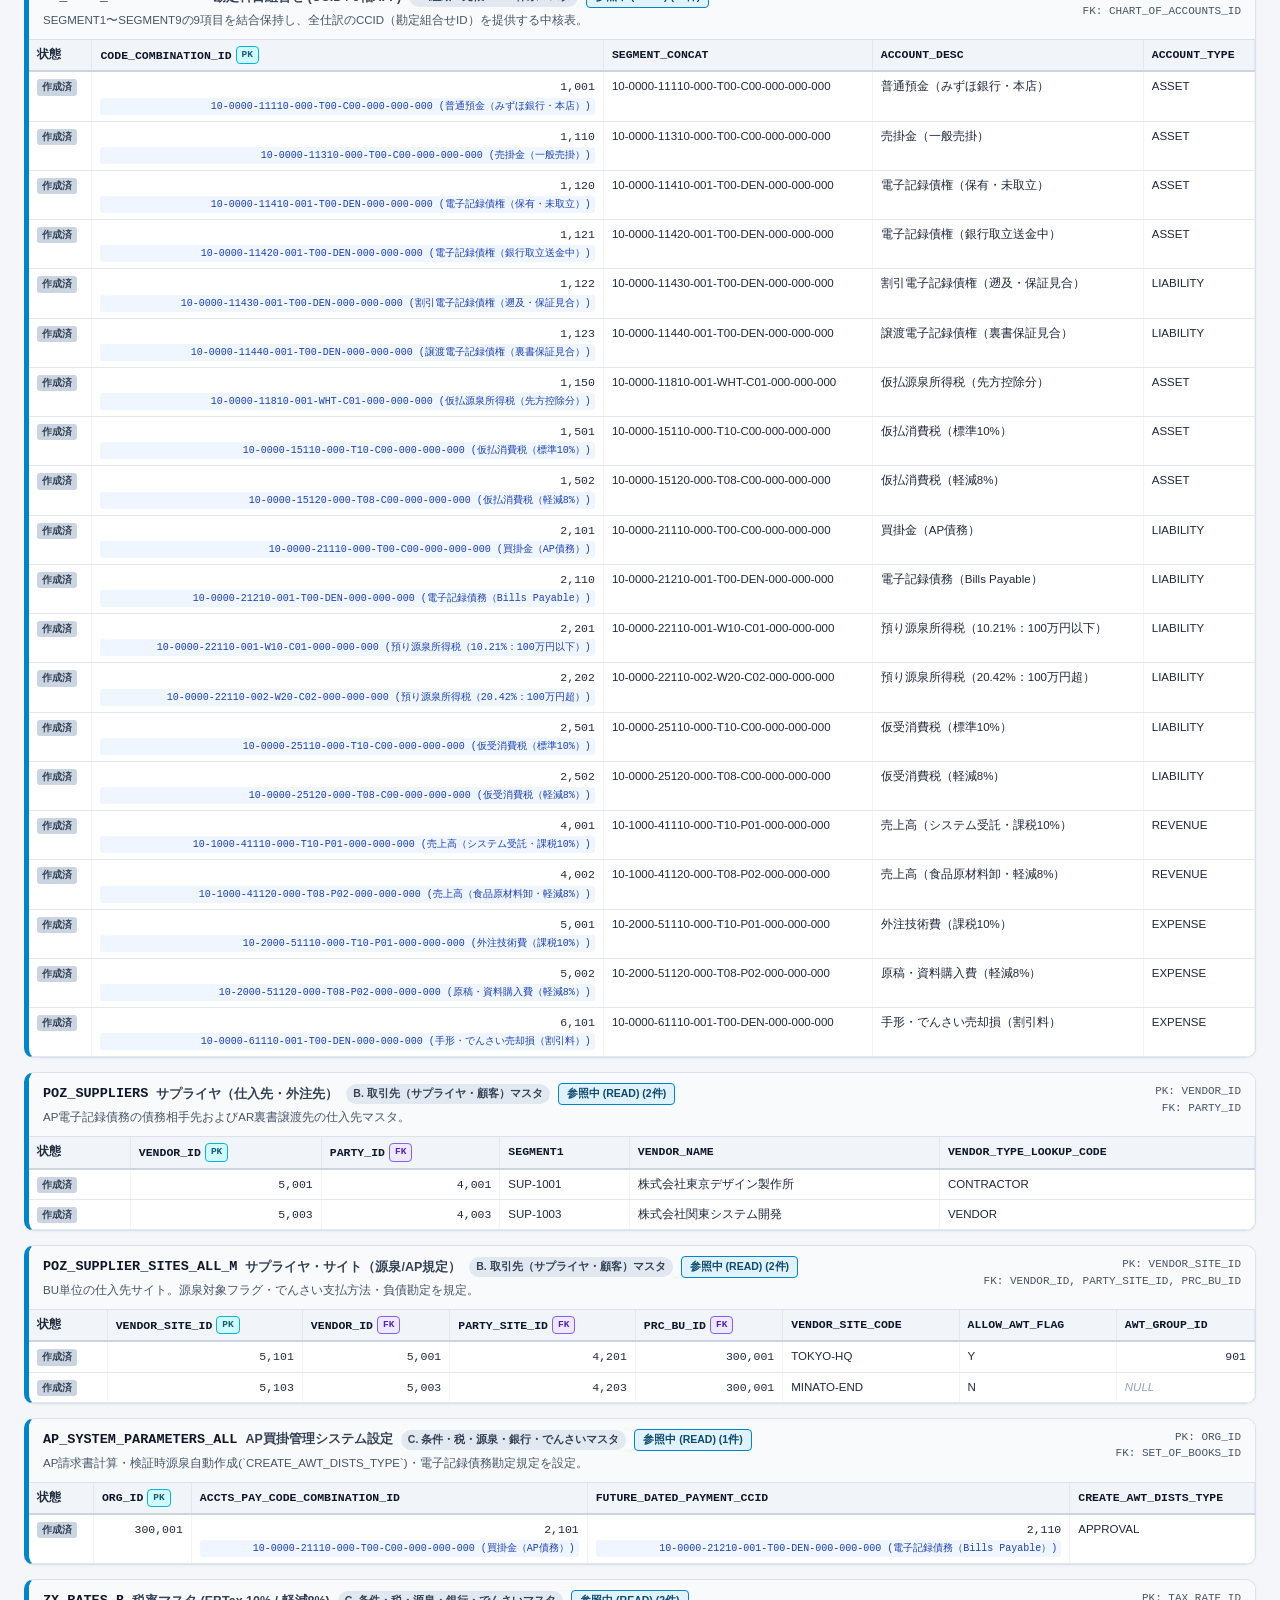
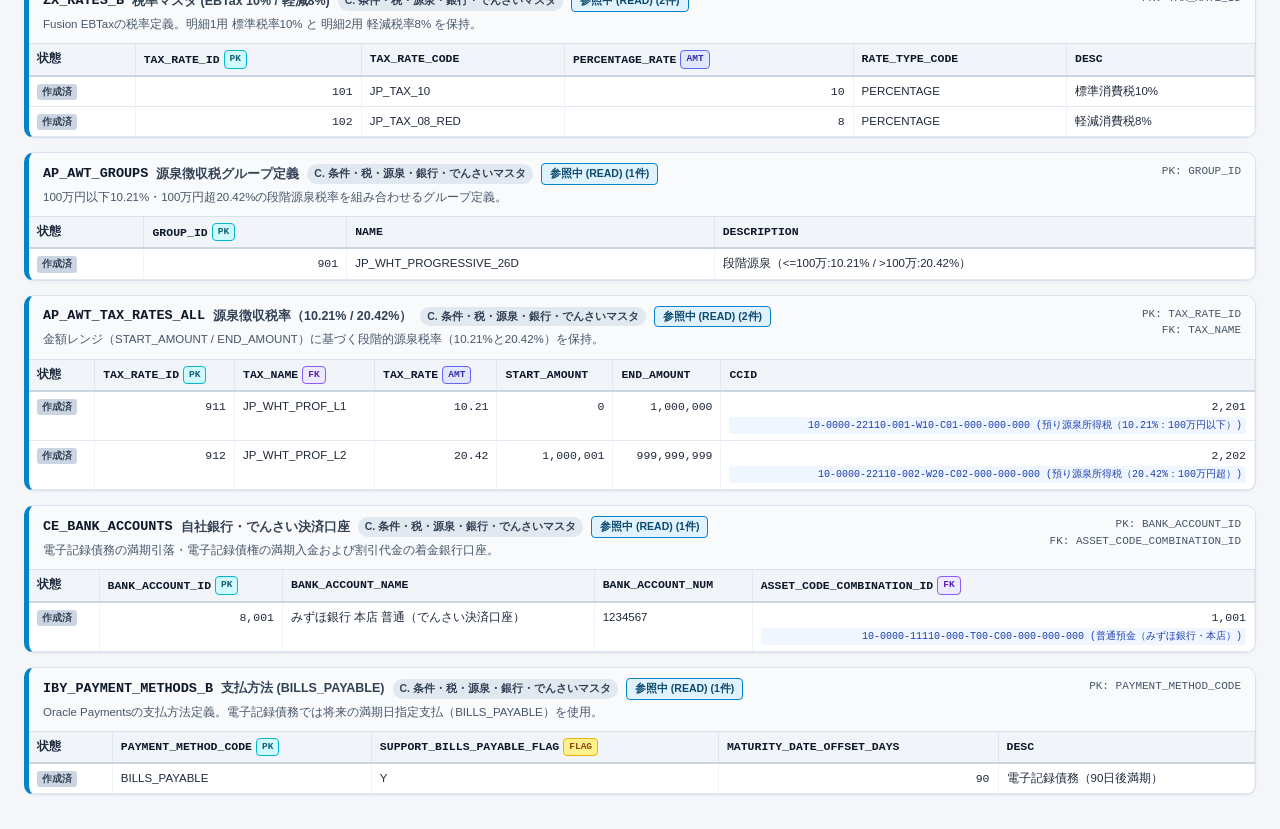
<file: DENSAI/index.html>
<!DOCTYPE html>
<html lang="ja">
<head>
  <meta charset="UTF-8" />
  <meta name="viewport" content="width=device-width, initial-scale=1.0" />
  <title>Oracle Fusion ERP Financials 26D | 電子記録債務(AP)・電子記録債権(AR/割引・譲渡) データフローアニメーション</title>
  <link rel="stylesheet" href="styles.css" />
  <style>
    .portal-subnav { display: flex; justify-content: space-between; align-items: center; gap: 12px; padding: 7px 24px; background: #020617; color: #e2e8f0; border-bottom: 1px solid #334155; font-size: 12px; flex-wrap: wrap; }
    .psnav-pager { display: flex; align-items: center; gap: 8px; flex-wrap: wrap; }
    .psnav-btn { display: inline-flex; align-items: center; gap: 5px; padding: 4px 11px; border-radius: 6px; background: #1e293b; color: #f8fafc; text-decoration: none; font-weight: 700; border: 1px solid #475569; white-space: nowrap; transition: background 0.15s; }
    .psnav-btn:hover { background: #2563eb; border-color: #3b82f6; }
    .psnav-home { background: #334155; }
    .psnav-pos { color: #94a3b8; font-weight: 700; padding: 0 4px; white-space: nowrap; }
    .psnav-disabled { display: inline-flex; align-items: center; padding: 4px 11px; border-radius: 6px; background: #0f172a; color: #475569; border: 1px solid #1e293b; font-weight: 700; white-space: nowrap; cursor: not-allowed; }
  </style>
</head>
<body>
  <nav class="portal-subnav" aria-label="ページ遷移ナビゲーション">
    <a href="../index.html" class="psnav-btn psnav-home">🏠 メインページへ戻る</a>
    <div class="psnav-pager">
      <a href="../FAH/index.html" class="psnav-btn">◀ 前のページ：SLA / FAH プレゼン資料</a>
      <span class="psnav-pos">6 / 8：電子記録債務・電子記録債権（でんさい）</span>
      <a href="../FA/index.html" class="psnav-btn">次のページ：固定資産管理（FA） ▶</a>
    </div>
  </nav>

  <header class="app-header">
    <div class="header-left">
      <div class="brand-badge">Oracle Fusion ERP Financials 26D (OEDMF準拠・56テーブル網羅)</div>
      <h1>電子記録債務（AP）＆ 電子記録債権（AR 満期・割引・裏書譲渡）データフロー可視化</h1>
      <p class="header-sub">
        AFF 9セグメント体系（会社-部門-勘定科目-補助科目-税コード-管理コード-備考1-備考2-備考3）｜
        明細1(100万円+税10% 10万円)＋明細2(100万円+軽減税8% 8万円)＝税込<code>2,180,000円</code> ｜
        段階源泉(100万以下10.21%: <code>-102,100円</code> / 100万超20.42%: <code>-204,200円</code>) → 正味でんさい額 <strong>1,873,700円</strong>
      </p>
    </div>
    <div class="header-actions">
      <button id="btn-aff-modal" class="btn btn-secondary" title="AFF 9セグメント定義とCCID一覧を表示">
        🧾 AFF 9セグメント体系
      </button>
      <button id="btn-er-modal" class="btn btn-secondary" title="全テーブル間の結合条件(PK/FK)一覧を表示">
        🔗 ER結合関係一覧
      </button>
      <a href="FusionERP_26D_DENSAI_DataFlow.xlsx" download class="btn btn-excel" title="全3ケース・全56テーブル・仕訳検証を含むExcelをダウンロード">
        📊 Excelダウンロード (.xlsx)
      </a>
      <a href="https://docs.oracle.com/en/cloud/saas/financials/26d/oedmf/index.html" target="_blank" rel="noopener noreferrer" class="btn btn-outline">
        📖 26D OEDMF公式 ↗
      </a>
    </div>
  </header>

  <!-- 3ケース切替バー -->
  <section class="case-switcher-bar" id="case-switcher-bar">
    <div class="case-tabs" role="tablist" aria-label="取引ケース選択">
      <button type="button" class="case-tab-btn active" data-case="AP_DENSAI" role="tab" aria-selected="true">
        <span class="case-badge" style="background:#0e7490;">CASE 1 (AP)</span>
        <span class="case-tab-title">1. 電子記録債務 (AP)</span>
        <span class="case-tab-sub">請求書作成 → でんさい振出(ISSUED) → 満期支払(CLEARED)</span>
      </button>
      <button type="button" class="case-tab-btn" data-case="AR_DENSAI" role="tab" aria-selected="false">
        <span class="case-badge" style="background:#2563eb;">CASE 2 (AR 満期)</span>
        <span class="case-tab-title">2. 電子記録債権 (AR 満期決済)</span>
        <span class="case-tab-sub">AR請求＆源泉 → でんさい受取 → 取立送金(REMITTED) → 満期入金</span>
      </button>
      <button type="button" class="case-tab-btn" data-case="AR_DISCOUNT" role="tab" aria-selected="false">
        <span class="case-badge" style="background:#7c3aed;">CASE 3 (割引・譲渡)</span>
        <span class="case-tab-title">3. 電子記録債権の割引・裏書譲渡</span>
        <span class="case-tab-sub">分割受取 → 銀行割引(FACTORED) ＆ 裏書譲渡(ENDORSED) → リスク消滅</span>
      </button>
    </div>
    <div id="case-summary-banner" class="case-summary-banner"></div>
  </section>

  <!-- タイムライン＆アニメーション操作バー -->
  <section class="timeline-bar">
    <div class="playback-controls">
      <button id="btn-first" class="ctrl-btn" title="ステップ0へ">⏮</button>
      <button id="btn-prev" class="ctrl-btn" title="前のステップ">◀ 前へ</button>
      <button id="btn-play" class="ctrl-btn ctrl-play" title="自動再生 / 一時停止">▶ 自動再生</button>
      <button id="btn-next" class="ctrl-btn" title="次のステップ">次へ ▶</button>
      <button id="btn-last" class="ctrl-btn" title="最終ステップへ">⏭</button>
      <label class="speed-select-wrap">
        <span>再生速度:</span>
        <select id="speed-select">
          <option value="4500">ゆっくり (4.5秒)</option>
          <option value="2800" selected>標準 (2.8秒)</option>
          <option value="1500">速い (1.5秒)</option>
        </select>
      </label>
    </div>
    <div id="step-pills" class="step-pills"></div>
  </section>

  <!-- カラー凡例バー -->
  <section class="legend-bar">
    <div class="legend-items">
      <span class="legend-chip"><span class="dot dot-insert"></span> 新規登録 (INSERT)</span>
      <span class="legend-chip"><span class="dot dot-update"></span> 更新・状態遷移 (UPDATE)</span>
      <span class="legend-chip"><span class="dot dot-ref"></span> 参照・関連 (READ)</span>
      <span class="legend-chip"><span class="dot dot-existing"></span> 作成済データ</span>
      <span class="legend-chip"><span class="dot dot-not"></span> 未作成 / ケース対象外</span>
    </div>
    <div class="legend-badges">
      <span class="col-badge badge-pk">PK</span> 主キー
      <span class="col-badge badge-fk">FK</span> 外部キー
      <span class="col-badge badge-flag">FLAG</span> ステータス/重要項目
      <span class="col-badge badge-amt">AMT</span> 金額
    </div>
  </section>

  <!-- メイン上段：SVGアニメーション ＋ プロセス詳細解説 -->
  <main class="main-stage">
    <section class="diagram-panel">
      <div class="panel-header">
        <div>
          <h2 id="diagram-panel-title">リアルタイム・テーブル連携アニメーション図（全56テーブル）</h2>
          <p class="panel-note">※ 各テーブルノードをクリックすると、下段のデータインスペクタでそのテーブルの全カラムと値を即座に確認できます。</p>
        </div>
        <div class="zoom-controls">
          <button id="btn-fit-svg" class="btn-mini">全体表示</button>
          <span id="svg-step-indicator" class="step-tag">STEP 0</span>
        </div>
      </div>
      <div class="svg-wrapper" id="svg-wrapper">
        <svg id="flow-svg" viewBox="0 0 1760 920" xmlns="http://www.w3.org/2000/svg"></svg>
      </div>
    </section>

    <aside class="info-panel">
      <div class="step-header-card">
        <div class="step-meta-row">
          <span id="info-step-code" class="info-step-badge">STEP 0</span>
          <span id="info-step-date" class="info-date-badge">2026-05-15</span>
        </div>
        <h2 id="info-step-title">タイトル</h2>
        <p id="info-step-subtitle" class="info-subtitle"></p>
      </div>

      <div class="info-scroll">
        <div class="info-block">
          <h3>📝 プロセス解説（業務内容とFusion 26D内部処理）</h3>
          <div id="info-description" class="desc-paragraphs"></div>
        </div>

        <div class="info-block">
          <h3>🚩 このステップで更新・設定される状態・ステータス</h3>
          <div id="info-flag-changes" class="flag-changes-list"></div>
        </div>

        <div class="info-block">
          <h3>📒 会計仕訳・SLA/GL残高インパクト（AFF 9セグメント）</h3>
          <div id="info-journal-preview" class="journal-preview"></div>
        </div>
      </div>
    </aside>
  </main>

  <!-- 下段：全56テーブル・全項目データインスペクタ -->
  <section class="inspector-section" id="inspector-section">
    <div class="inspector-toolbar">
      <div class="toolbar-left">
        <h2>🗄️ 全56テーブル データ・状態・項目別 インスペクタ</h2>
        <div class="view-tabs">
          <button class="tab-btn active" data-view="changed">⚡ このステップで更新・注目されたテーブル</button>
          <button class="tab-btn" data-view="all">📚 全56テーブル網羅表示</button>
        </div>
      </div>
      <div class="toolbar-right">
        <select id="domain-filter" class="filter-select" title="ドメインで絞り込み">
          <option value="ALL">全ドメイン (56テーブル)</option>
          <option value="ORG_GL_MASTER">A. 組織・元帳・AFF体系 (6)</option>
          <option value="PARTNER_MASTER">B. 取引先・仕入先・顧客 (6)</option>
          <option value="TXN_DENSAI_MASTER">C. 条件・税・源泉・銀行・BR/BPマスタ (12)</option>
          <option value="DENSAI_TXNS">D. AP電子記録債務 / AR電子記録債権 (21)</option>
          <option value="SLA_XLA">E. SLA 補助元帳会計 (5)</option>
          <option value="GL_LEDGER">F. GL 総勘定元帳 (6)</option>
        </select>
        <input type="text" id="table-search" class="search-input" placeholder="テーブル名 / カラム名 / 値で検索..." />
        <label class="toggle-aff">
          <input type="checkbox" id="chk-show-aff" checked />
          <span>CCIDにAFF 9セグメント併記</span>
        </label>
      </div>
    </div>

    <div id="selected-banner" class="selected-banner hidden">
      <span>🎯 図から選択中のテーブル: <strong id="selected-table-name"></strong></span>
      <button id="btn-clear-selection" class="btn-mini">選択解除して一覧に戻る</button>
    </div>

    <div id="tables-container" class="tables-container"></div>
  </section>

  <!-- AFF 9セグメントモーダル -->
  <div id="aff-modal" class="modal hidden">
    <div class="modal-backdrop" data-close="aff-modal"></div>
    <div class="modal-content">
      <div class="modal-header">
        <h3>🧾 会計フレックスフィールド (AFF) 9セグメント体系 ＆ CCID定義一覧</h3>
        <button class="modal-close" data-close="aff-modal">✕</button>
      </div>
      <div class="modal-body" id="aff-modal-body"></div>
    </div>
  </div>

  <!-- ER結合関係一覧モーダル -->
  <div id="er-modal" class="modal hidden">
    <div class="modal-backdrop" data-close="er-modal"></div>
    <div class="modal-content">
      <div class="modal-header">
        <h3>🔗 Oracle Fusion Financials 26D 電子記録債務・債権 テーブル間リレーション一覧</h3>
        <button class="modal-close" data-close="er-modal">✕</button>
      </div>
      <div class="modal-body" id="er-modal-body"></div>
    </div>
  </div>

  <script src="data.js"></script>
  <script src="app.js"></script>
</body>
</html>
</file>
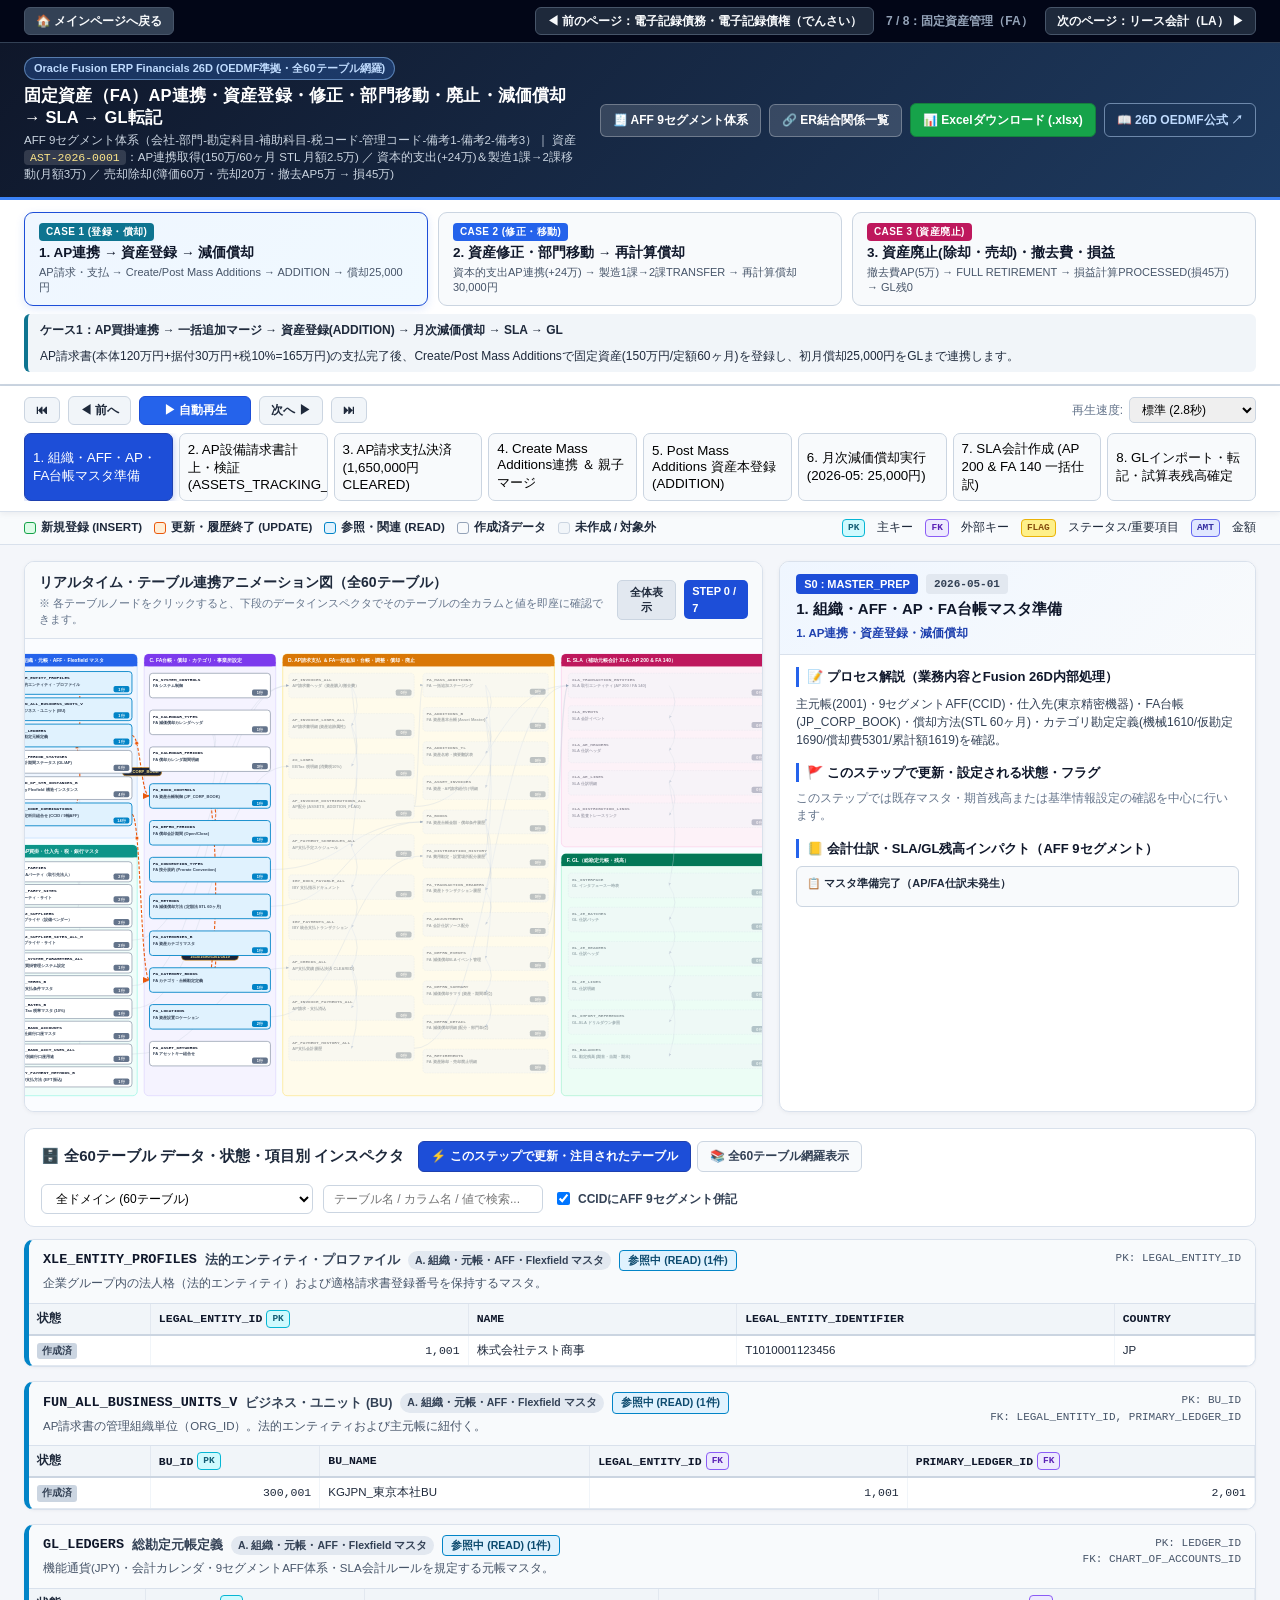
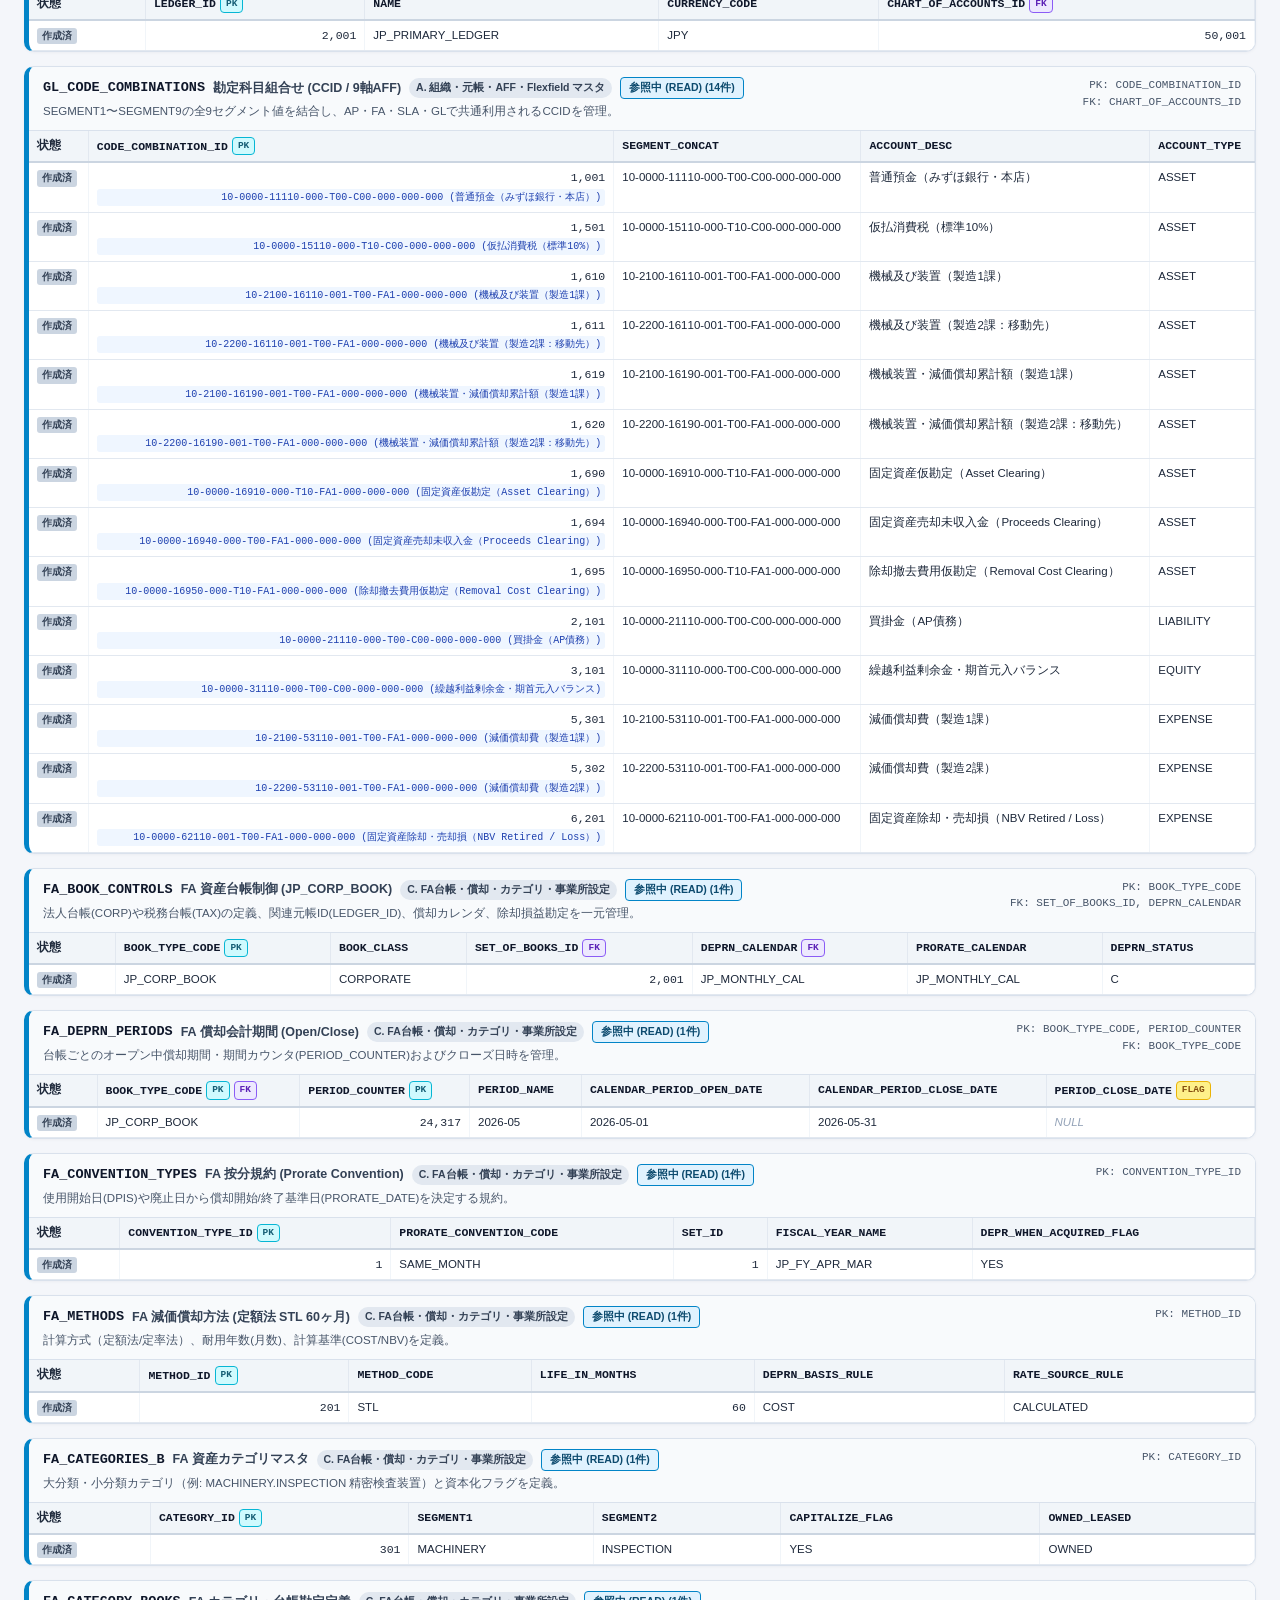
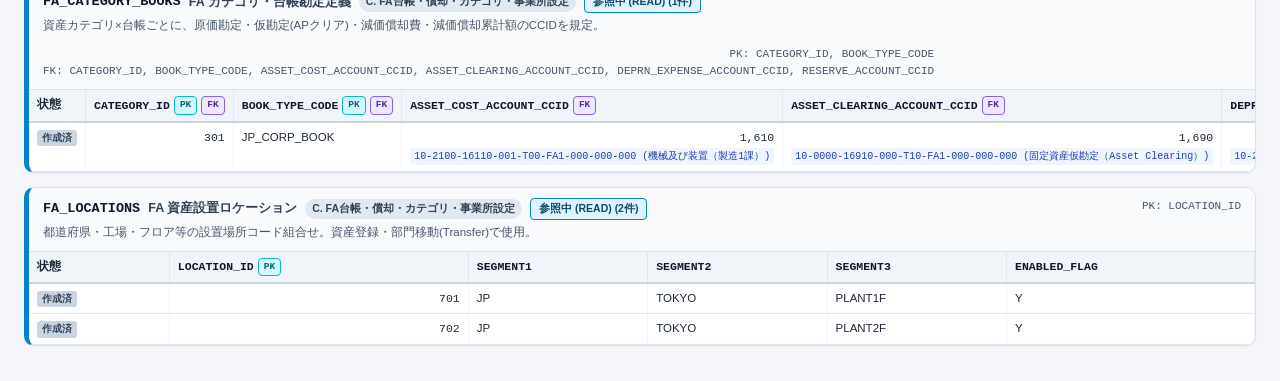
<file: FA/index.html>
<!DOCTYPE html>
<html lang="ja">
<head>
  <meta charset="UTF-8" />
  <meta name="viewport" content="width=device-width, initial-scale=1.0" />
  <title>Oracle Fusion ERP Financials 26D | 固定資産(FA) AP連携・登録・修正・廃止・償却〜SLA〜GL転記 データフロー</title>
  <link rel="stylesheet" href="styles.css" />
  <style>
    .portal-subnav { display: flex; justify-content: space-between; align-items: center; gap: 12px; padding: 7px 24px; background: #020617; color: #e2e8f0; border-bottom: 1px solid #334155; font-size: 12px; flex-wrap: wrap; }
    .psnav-pager { display: flex; align-items: center; gap: 8px; flex-wrap: wrap; }
    .psnav-btn { display: inline-flex; align-items: center; gap: 5px; padding: 4px 11px; border-radius: 6px; background: #1e293b; color: #f8fafc; text-decoration: none; font-weight: 700; border: 1px solid #475569; white-space: nowrap; transition: background 0.15s; }
    .psnav-btn:hover { background: #2563eb; border-color: #3b82f6; }
    .psnav-home { background: #334155; }
    .psnav-pos { color: #94a3b8; font-weight: 700; padding: 0 4px; white-space: nowrap; }
    .psnav-disabled { display: inline-flex; align-items: center; padding: 4px 11px; border-radius: 6px; background: #0f172a; color: #475569; border: 1px solid #1e293b; font-weight: 700; white-space: nowrap; cursor: not-allowed; }
  </style>
</head>
<body>
  <nav class="portal-subnav" aria-label="ページ遷移ナビゲーション">
    <a href="../index.html" class="psnav-btn psnav-home">🏠 メインページへ戻る</a>
    <div class="psnav-pager">
      <a href="../DENSAI/index.html" class="psnav-btn">◀ 前のページ：電子記録債務・電子記録債権（でんさい）</a>
      <span class="psnav-pos">7 / 8：固定資産管理（FA）</span>
      <a href="../LA/index.html" class="psnav-btn">次のページ：リース会計（LA） ▶</a>
    </div>
  </nav>

  <header class="app-header">
    <div class="header-left">
      <div class="brand-badge">Oracle Fusion ERP Financials 26D (OEDMF準拠・全60テーブル網羅)</div>
      <h1>固定資産（FA）AP連携・資産登録・修正・部門移動・廃止・減価償却 → SLA → GL転記</h1>
      <p class="header-sub">
        AFF 9セグメント体系（会社-部門-勘定科目-補助科目-税コード-管理コード-備考1-備考2-備考3）｜
        資産 <code>AST-2026-0001</code>：AP連携取得(150万/60ヶ月 STL 月額2.5万) ／ 資本的支出(+24万)＆製造1課→2課移動(月額3万) ／ 売却除却(簿価60万・売却20万・撤去AP5万 → 損45万)
      </p>
    </div>
    <div class="header-actions">
      <button id="btn-aff-modal" class="btn btn-secondary" title="AFF 9セグメント定義とCCID一覧を表示">
        🧾 AFF 9セグメント体系
      </button>
      <button id="btn-er-modal" class="btn btn-secondary" title="全テーブル間の結合条件(PK/FK)一覧を表示">
        🔗 ER結合関係一覧
      </button>
      <a href="FusionERP_26D_FA_DataFlow.xlsx" download class="btn btn-excel" title="全3ケース・全60テーブル・仕訳検証を含むExcelをダウンロード">
        📊 Excelダウンロード (.xlsx)
      </a>
      <a href="https://docs.oracle.com/en/cloud/saas/financials/26d/oedmf/index.html" target="_blank" rel="noopener noreferrer" class="btn btn-outline">
        📖 26D OEDMF公式 ↗
      </a>
    </div>
  </header>

  <!-- 3ケース切替バー -->
  <section class="case-switcher-bar" id="case-switcher-bar">
    <div class="case-tabs" role="tablist" aria-label="固定資産シナリオ選択">
      <button type="button" class="case-tab-btn active" data-case="FA_AP_ADD_DEPRN" role="tab" aria-selected="true">
        <span class="case-badge" style="background:#0e7490;">CASE 1 (登録・償却)</span>
        <span class="case-tab-title">1. AP連携 → 資産登録 → 減価償却</span>
        <span class="case-tab-sub">AP請求・支払 → Create/Post Mass Additions → ADDITION → 償却25,000円</span>
      </button>
      <button type="button" class="case-tab-btn" data-case="FA_ADJUST_TRANSFER" role="tab" aria-selected="false">
        <span class="case-badge" style="background:#2563eb;">CASE 2 (修正・移動)</span>
        <span class="case-tab-title">2. 資産修正・部門移動 → 再計算償却</span>
        <span class="case-tab-sub">資本的支出AP連携(+24万) → 製造1課→2課TRANSFER → 再計算償却30,000円</span>
      </button>
      <button type="button" class="case-tab-btn" data-case="FA_RETIREMENT" role="tab" aria-selected="false">
        <span class="case-badge" style="background:#be185d;">CASE 3 (資産廃止)</span>
        <span class="case-tab-title">3. 資産廃止(除却・売却)・撤去費・損益</span>
        <span class="case-tab-sub">撤去費AP(5万) → FULL RETIREMENT → 損益計算PROCESSED(損45万) → GL残0</span>
      </button>
    </div>
    <div id="case-summary-banner" class="case-summary-banner"></div>
  </section>

  <!-- タイムライン＆アニメーション操作バー -->
  <section class="timeline-bar">
    <div class="playback-controls">
      <button id="btn-first" class="ctrl-btn" title="ステップ0へ">⏮</button>
      <button id="btn-prev" class="ctrl-btn" title="前のステップ">◀ 前へ</button>
      <button id="btn-play" class="ctrl-btn ctrl-play" title="自動再生 / 一時停止">▶ 自動再生</button>
      <button id="btn-next" class="ctrl-btn" title="次のステップ">次へ ▶</button>
      <button id="btn-last" class="ctrl-btn" title="最終ステップへ">⏭</button>
      <label class="speed-select-wrap">
        <span>再生速度:</span>
        <select id="speed-select">
          <option value="4500">ゆっくり (4.5秒)</option>
          <option value="2800" selected>標準 (2.8秒)</option>
          <option value="1500">速い (1.5秒)</option>
        </select>
      </label>
    </div>
    <div id="step-pills" class="step-pills"></div>
  </section>

  <!-- カラー凡例バー -->
  <section class="legend-bar">
    <div class="legend-items">
      <span class="legend-chip"><span class="dot dot-insert"></span> 新規登録 (INSERT)</span>
      <span class="legend-chip"><span class="dot dot-update"></span> 更新・履歴終了 (UPDATE)</span>
      <span class="legend-chip"><span class="dot dot-ref"></span> 参照・関連 (READ)</span>
      <span class="legend-chip"><span class="dot dot-existing"></span> 作成済データ</span>
      <span class="legend-chip"><span class="dot dot-not"></span> 未作成 / 対象外</span>
    </div>
    <div class="legend-badges">
      <span class="col-badge badge-pk">PK</span> 主キー
      <span class="col-badge badge-fk">FK</span> 外部キー
      <span class="col-badge badge-flag">FLAG</span> ステータス/重要項目
      <span class="col-badge badge-amt">AMT</span> 金額
    </div>
  </section>

  <!-- メイン上段：SVGアニメーション ＋ プロセス詳細解説 -->
  <main class="main-stage">
    <section class="diagram-panel">
      <div class="panel-header">
        <div>
          <h2 id="diagram-panel-title">リアルタイム・テーブル連携アニメーション図（全60テーブル）</h2>
          <p class="panel-note">※ 各テーブルノードをクリックすると、下段のデータインスペクタでそのテーブルの全カラムと値を即座に確認できます。</p>
        </div>
        <div class="zoom-controls">
          <button id="btn-fit-svg" class="btn-mini">全体表示</button>
          <span id="svg-step-indicator" class="step-tag">STEP 0</span>
        </div>
      </div>
      <div class="svg-wrapper" id="svg-wrapper">
        <svg id="flow-svg" viewBox="0 0 1780 1040" xmlns="http://www.w3.org/2000/svg"></svg>
      </div>
    </section>

    <aside class="info-panel">
      <div class="step-header-card">
        <div class="step-meta-row">
          <span id="info-step-code" class="info-step-badge">STEP 0</span>
          <span id="info-step-date" class="info-date-badge">2026-05-01</span>
        </div>
        <h2 id="info-step-title">タイトル</h2>
        <p id="info-step-subtitle" class="info-subtitle"></p>
      </div>

      <div class="info-scroll">
        <div class="info-block">
          <h3>📝 プロセス解説（業務内容とFusion 26D内部処理）</h3>
          <div id="info-description" class="desc-paragraphs"></div>
        </div>

        <div class="info-block">
          <h3>🚩 このステップで更新・設定される状態・フラグ</h3>
          <div id="info-flag-changes" class="flag-changes-list"></div>
        </div>

        <div class="info-block">
          <h3>📒 会計仕訳・SLA/GL残高インパクト（AFF 9セグメント）</h3>
          <div id="info-journal-preview" class="journal-preview"></div>
        </div>
      </div>
    </aside>
  </main>

  <!-- 下段：全60テーブル・全項目データインスペクタ -->
  <section class="inspector-section" id="inspector-section">
    <div class="inspector-toolbar">
      <div class="toolbar-left">
        <h2>🗄️ 全60テーブル データ・状態・項目別 インスペクタ</h2>
        <div class="view-tabs">
          <button class="tab-btn active" data-view="changed">⚡ このステップで更新・注目されたテーブル</button>
          <button class="tab-btn" data-view="all">📚 全60テーブル網羅表示</button>
        </div>
      </div>
      <div class="toolbar-right">
        <select id="domain-filter" class="filter-select" title="ドメインで絞り込み">
          <option value="ALL">全ドメイン (60テーブル)</option>
          <option value="ORG_GL_MASTER">A. 組織・元帳・AFF・Flexfield (6)</option>
          <option value="AP_SUPPLIER_MASTER">B. AP・仕入先・税・銀行マスタ (10)</option>
          <option value="FA_SETUP_MASTER">C. FA台帳・償却・カテゴリ設定 (11)</option>
          <option value="AP_FA_TXNS">D. AP請求支払 & FAトランザクション (22)</option>
          <option value="SLA_XLA">E. SLA 補助元帳会計 (5)</option>
          <option value="GL_LEDGER">F. GL 総勘定元帳 (6)</option>
        </select>
        <input type="text" id="table-search" class="search-input" placeholder="テーブル名 / カラム名 / 値で検索..." />
        <label class="toggle-aff">
          <input type="checkbox" id="chk-show-aff" checked />
          <span>CCIDにAFF 9セグメント併記</span>
        </label>
      </div>
    </div>

    <div id="selected-banner" class="selected-banner hidden">
      <span>🎯 図から選択中のテーブル: <strong id="selected-table-name"></strong></span>
      <button id="btn-clear-selection" class="btn-mini">選択解除して一覧に戻る</button>
    </div>

    <div id="tables-container" class="tables-container"></div>
  </section>

  <!-- AFF 9セグメントモーダル -->
  <div id="aff-modal" class="modal hidden">
    <div class="modal-backdrop" data-close="aff-modal"></div>
    <div class="modal-content">
      <div class="modal-header">
        <h3>🧾 会計フレックスフィールド (AFF) 9セグメント体系 ＆ CCID定義一覧</h3>
        <button class="modal-close" data-close="aff-modal">✕</button>
      </div>
      <div class="modal-body" id="aff-modal-body"></div>
    </div>
  </div>

  <!-- ER結合関係一覧モーダル -->
  <div id="er-modal" class="modal hidden">
    <div class="modal-backdrop" data-close="er-modal"></div>
    <div class="modal-content">
      <div class="modal-header">
        <h3>🔗 Oracle Fusion Financials 26D 固定資産(FA)・AP連携 テーブル間リレーション一覧</h3>
        <button class="modal-close" data-close="er-modal">✕</button>
      </div>
      <div class="modal-body" id="er-modal-body"></div>
    </div>
  </div>

  <script src="data.js"></script>
  <script src="app.js"></script>
</body>
</html>
</file>
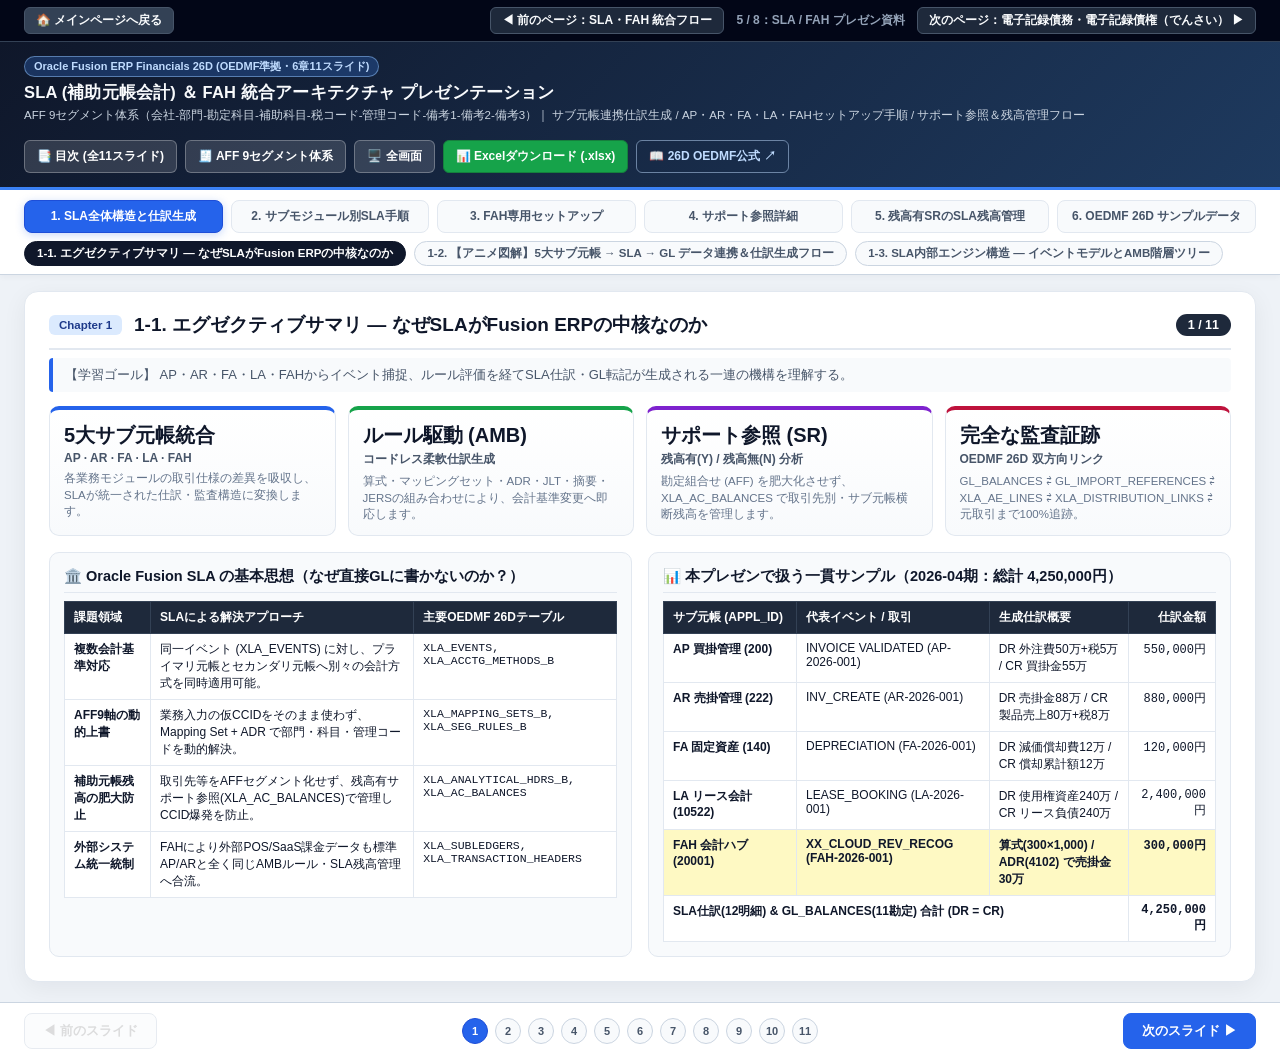
<file: FAH/index.html>
<!DOCTYPE html>
<html lang="ja">
<head>
  <meta charset="UTF-8" />
  <meta name="viewport" content="width=device-width, initial-scale=1.0" />
  <title>Oracle Fusion ERP 26D — SLA・FAH・サポート参照・残高管理 プレゼンテーション</title>
  <link rel="stylesheet" href="styles.css" />
  <style>
    .portal-subnav { display: flex; justify-content: space-between; align-items: center; gap: 12px; padding: 7px 24px; background: #020617; color: #e2e8f0; border-bottom: 1px solid #334155; font-size: 12px; flex-wrap: wrap; }
    .psnav-pager { display: flex; align-items: center; gap: 8px; flex-wrap: wrap; }
    .psnav-btn { display: inline-flex; align-items: center; gap: 5px; padding: 4px 11px; border-radius: 6px; background: #1e293b; color: #f8fafc; text-decoration: none; font-weight: 700; border: 1px solid #475569; white-space: nowrap; transition: background 0.15s; }
    .psnav-btn:hover { background: #2563eb; border-color: #3b82f6; }
    .psnav-home { background: #334155; }
    .psnav-pos { color: #94a3b8; font-weight: 700; padding: 0 4px; white-space: nowrap; }
    .psnav-disabled { display: inline-flex; align-items: center; padding: 4px 11px; border-radius: 6px; background: #0f172a; color: #475569; border: 1px solid #1e293b; font-weight: 700; white-space: nowrap; cursor: not-allowed; }
  </style>
</head>
<body>
  <nav class="portal-subnav" aria-label="ページ遷移ナビゲーション">
    <a href="../index.html" class="psnav-btn psnav-home">🏠 メインページへ戻る</a>
    <div class="psnav-pager">
      <a href="../SLA/index.html" class="psnav-btn">◀ 前のページ：SLA・FAH 統合フロー</a>
      <span class="psnav-pos">5 / 8：SLA / FAH プレゼン資料</span>
      <a href="../DENSAI/index.html" class="psnav-btn">次のページ：電子記録債務・電子記録債権（でんさい） ▶</a>
    </div>
  </nav>
  <!-- プレゼン ヘッダー -->
  <header class="deck-header">
    <div class="header-left header-brand">
      <div class="brand-badge">Oracle Fusion ERP Financials 26D (OEDMF準拠・6章11スライド)</div>
      <h1>SLA (補助元帳会計) ＆ FAH 統合アーキテクチャ プレゼンテーション</h1>
      <p class="header-sub">AFF 9セグメント体系（会社-部門-勘定科目-補助科目-税コード-管理コード-備考1-備考2-備考3）｜ サブ元帳連携仕訳生成 / AP・AR・FA・LA・FAHセットアップ手順 / サポート参照＆残高管理フロー</p>
    </div>
    <div class="header-tools header-actions">
      <button id="btn-toc-modal" class="btn btn-ghost">📑 目次 (全11スライド)</button>
      <button id="btn-aff-modal" class="btn btn-ghost">🧾 AFF 9セグメント体系</button>
      <button id="btn-fullscreen" class="btn btn-ghost">🖥️ 全画面</button>
      <a href="./FusionERP_26D_SLA_FAH_Setup_SampleData.xlsx" download class="btn btn-excel">📊 Excelダウンロード (.xlsx)</a>
      <a href="https://docs.oracle.com/en/cloud/saas/financials/26d/oedmf/index.html" target="_blank" rel="noopener noreferrer" class="btn btn-outline">📖 26D OEDMF公式 ↗</a>
    </div>
  </header>

  <!-- チャプター切替タブ -->
  <nav class="chapter-bar" aria-label="プレゼンテーション チャプター">
    <div id="chapter-tabs" class="chapter-tabs"></div>
    <div id="slide-subtabs" class="slide-subtabs"></div>
  </nav>

  <!-- スライド メインステージ -->
  <main class="deck-main">
    <article class="slide-card">
      <div class="slide-top-meta">
        <span id="slide-chapter-badge" class="ch-badge">Chapter 1</span>
        <h2 id="slide-title">スライドタイトル</h2>
        <span id="slide-counter" class="slide-counter">1 / 10</span>
      </div>
      <p id="slide-goal" class="slide-goal"></p>

      <!-- 動的スライド本体 -->
      <div id="slide-stage" class="slide-stage"></div>
    </article>
  </main>

  <!-- プレゼンテーション 操作フッタ -->
  <footer class="deck-footer">
    <button id="btn-slide-prev" class="nav-btn">◀ 前のスライド</button>
    <div id="slide-progress-dots" class="progress-dots"></div>
    <button id="btn-slide-next" class="nav-btn nav-btn-primary">次のスライド ▶</button>
  </footer>

  <!-- 目次モーダル -->
  <div id="toc-modal" class="modal hidden">
    <div class="modal-box">
      <div class="modal-head">
        <h3>📑 プレゼンテーション目次（全6チャプター・11スライド）</h3>
        <button class="modal-close" data-close="toc-modal">✕</button>
      </div>
      <div id="toc-modal-body" class="modal-body"></div>
    </div>
  </div>

  <!-- AFF 9セグメントモーダル -->
  <div id="aff-modal" class="modal hidden">
    <div class="modal-box">
      <div class="modal-head">
        <h3>🗂️ AFF (Accounting Flexfield) 9セグメント体系 ＆ CCIDマスタ</h3>
        <button class="modal-close" data-close="aff-modal">✕</button>
      </div>
      <div id="aff-modal-body" class="modal-body"></div>
    </div>
  </div>

  <script src="data.js"></script>
  <script src="app.js"></script>
</body>
</html>
</file>
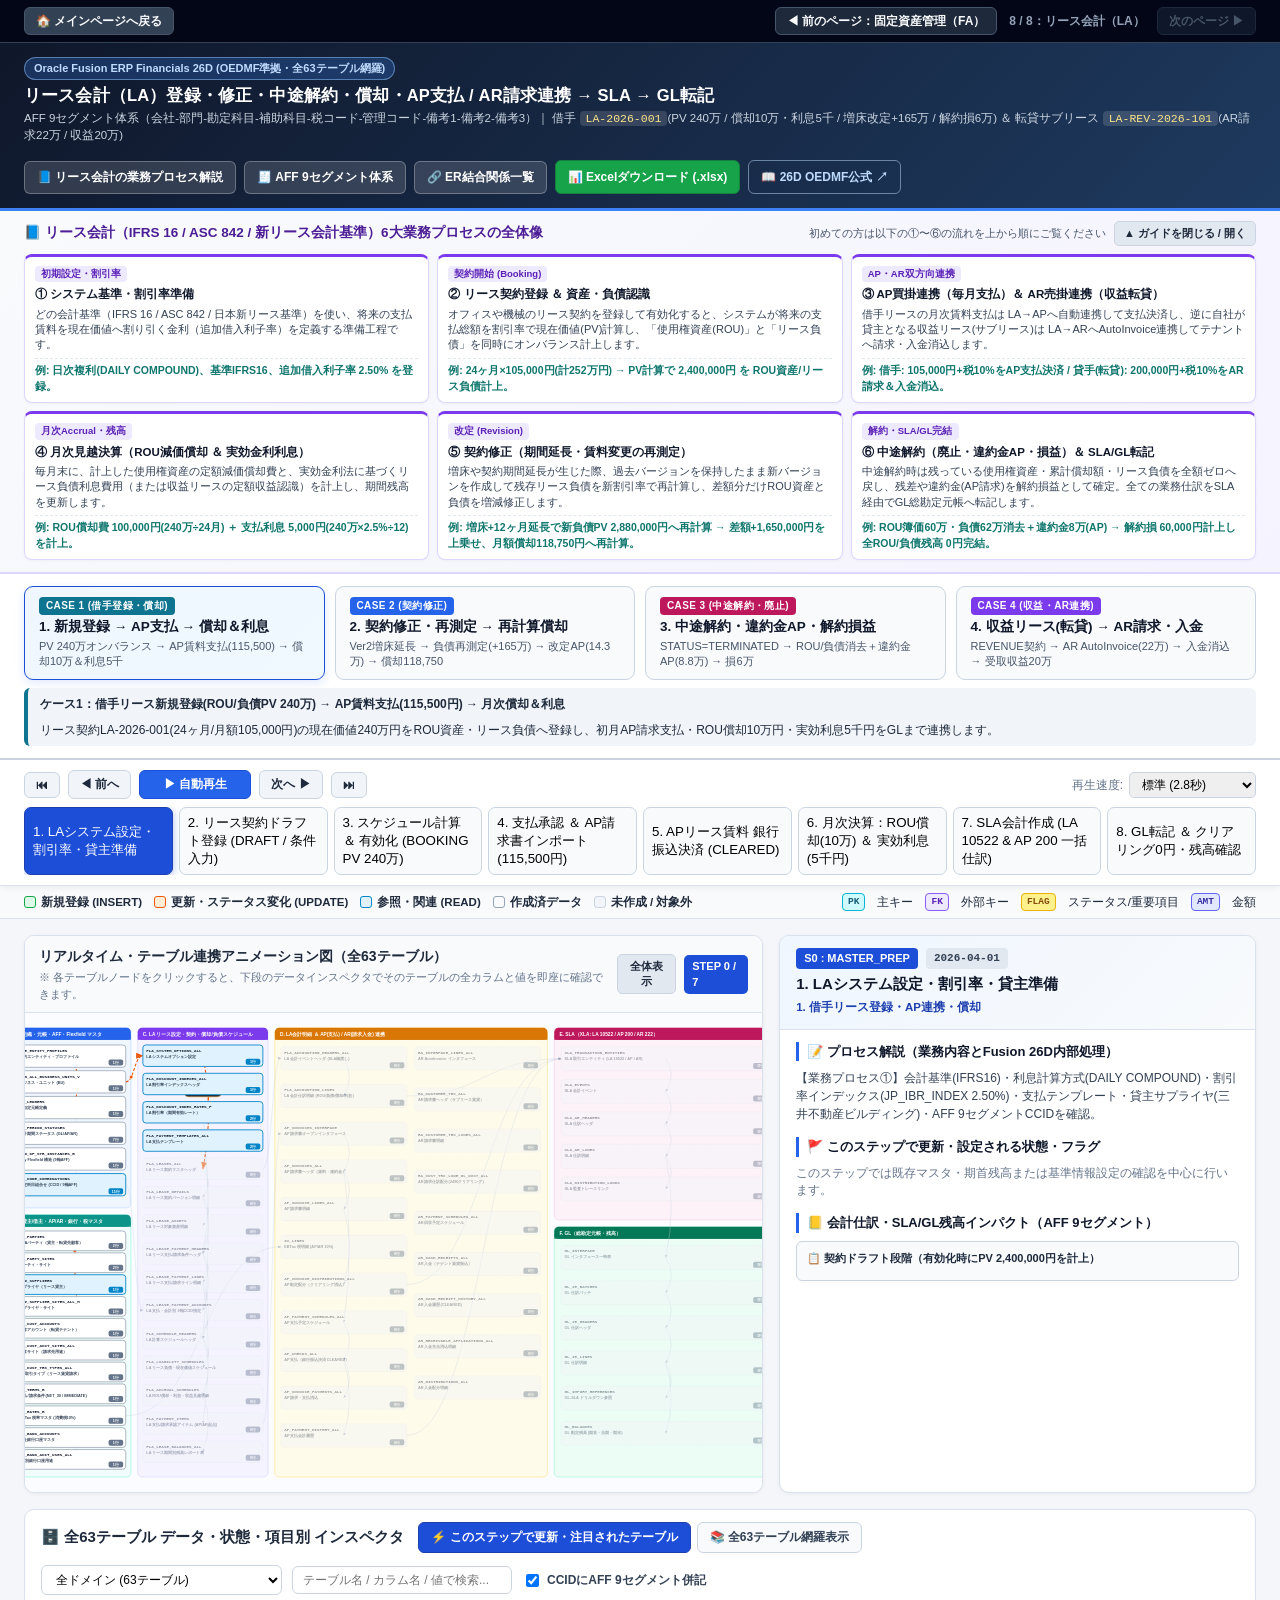
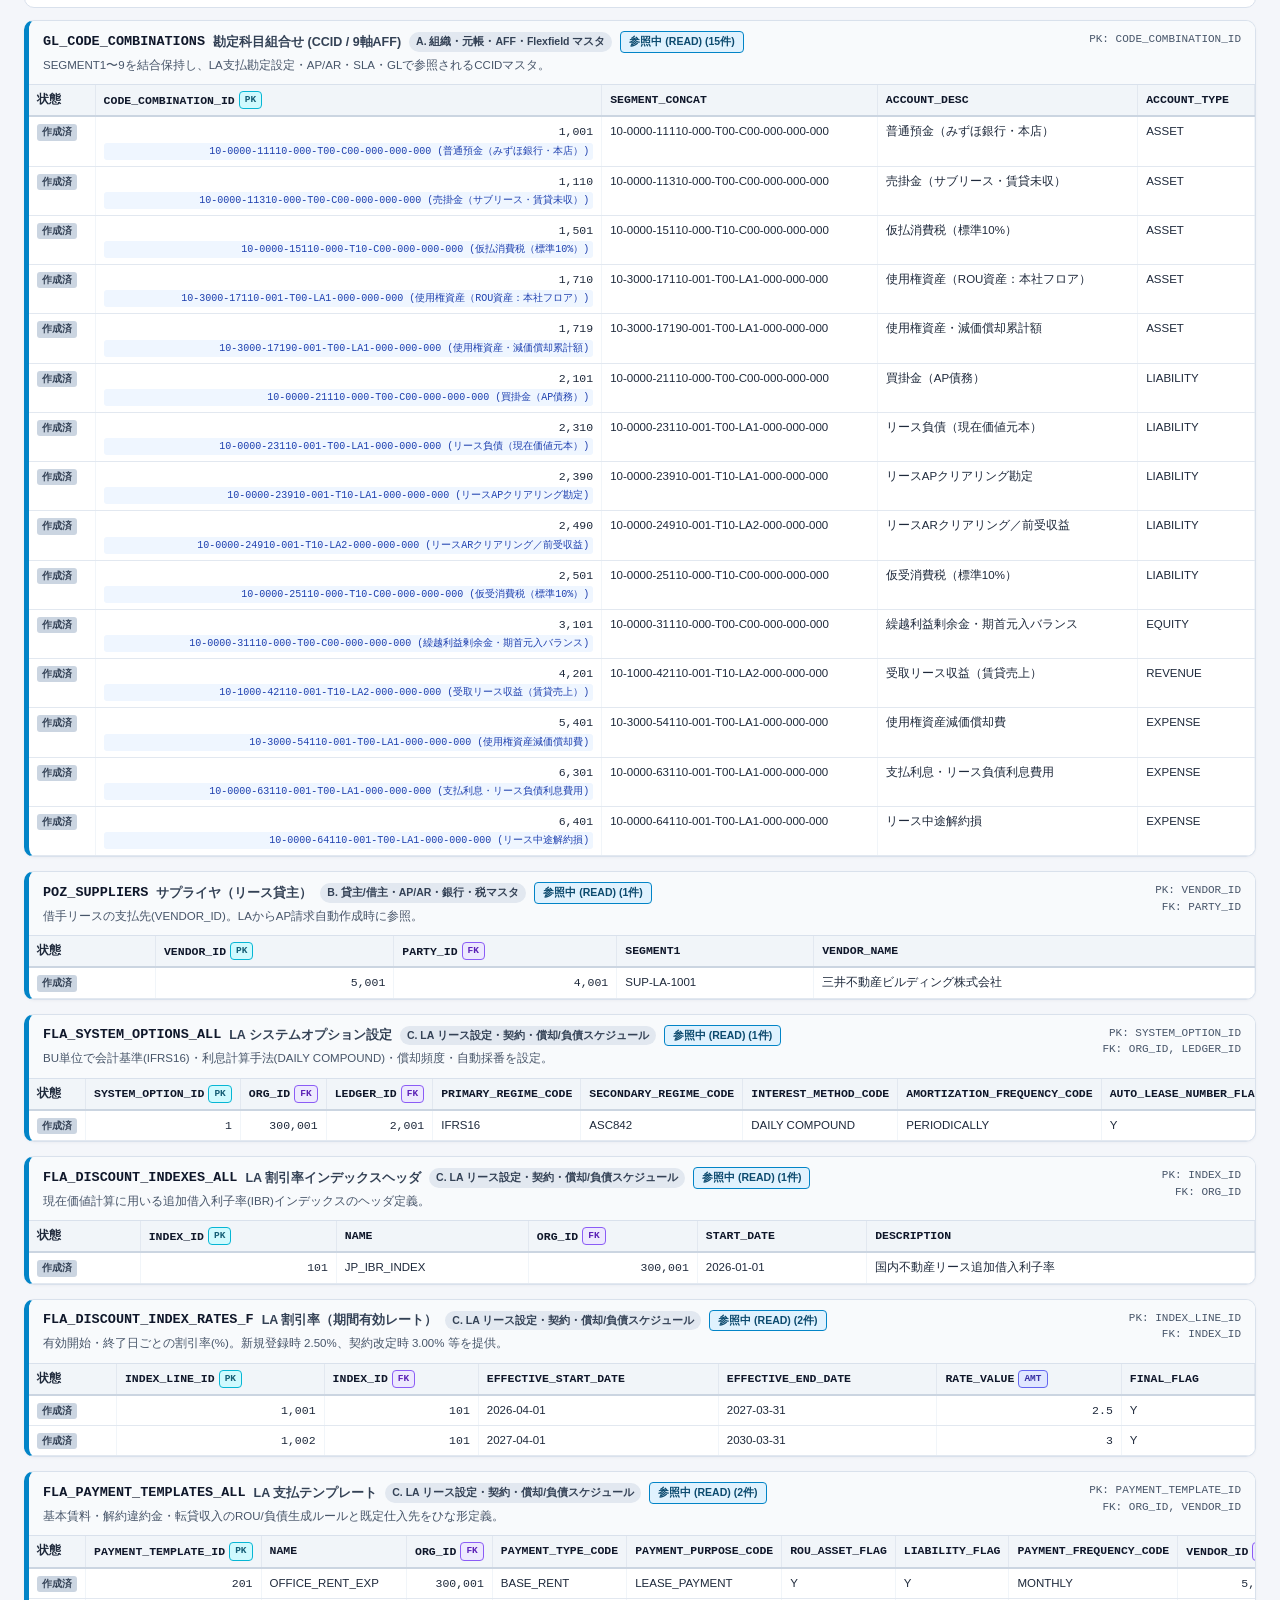
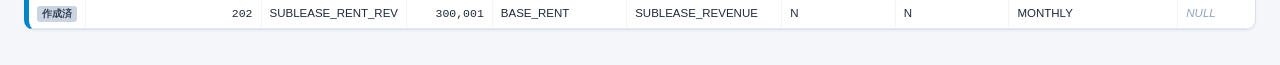
<file: LA/index.html>
<!DOCTYPE html>
<html lang="ja">
<head>
  <meta charset="UTF-8" />
  <meta name="viewport" content="width=device-width, initial-scale=1.0" />
  <title>Oracle Fusion ERP Financials 26D | リース会計(LA) 登録・修正・廃止・償却・AP/AR連携〜SLA〜GL転記</title>
  <link rel="stylesheet" href="styles.css" />
  <style>
    .portal-subnav { display: flex; justify-content: space-between; align-items: center; gap: 12px; padding: 7px 24px; background: #020617; color: #e2e8f0; border-bottom: 1px solid #334155; font-size: 12px; flex-wrap: wrap; }
    .psnav-pager { display: flex; align-items: center; gap: 8px; flex-wrap: wrap; }
    .psnav-btn { display: inline-flex; align-items: center; gap: 5px; padding: 4px 11px; border-radius: 6px; background: #1e293b; color: #f8fafc; text-decoration: none; font-weight: 700; border: 1px solid #475569; white-space: nowrap; transition: background 0.15s; }
    .psnav-btn:hover { background: #2563eb; border-color: #3b82f6; }
    .psnav-home { background: #334155; }
    .psnav-pos { color: #94a3b8; font-weight: 700; padding: 0 4px; white-space: nowrap; }
    .psnav-disabled { display: inline-flex; align-items: center; padding: 4px 11px; border-radius: 6px; background: #0f172a; color: #475569; border: 1px solid #1e293b; font-weight: 700; white-space: nowrap; cursor: not-allowed; }
  </style>
</head>
<body>
  <nav class="portal-subnav" aria-label="ページ遷移ナビゲーション">
    <a href="../index.html" class="psnav-btn psnav-home">🏠 メインページへ戻る</a>
    <div class="psnav-pager">
      <a href="../FA/index.html" class="psnav-btn">◀ 前のページ：固定資産管理（FA）</a>
      <span class="psnav-pos">8 / 8：リース会計（LA）</span>
      <span class="psnav-disabled">次のページ ▶</span>
    </div>
  </nav>

  <header class="app-header">
    <div class="header-left">
      <div class="brand-badge">Oracle Fusion ERP Financials 26D (OEDMF準拠・全63テーブル網羅)</div>
      <h1>リース会計（LA）登録・修正・中途解約・償却・AP支払 / AR請求連携 → SLA → GL転記</h1>
      <p class="header-sub">
        AFF 9セグメント体系（会社-部門-勘定科目-補助科目-税コード-管理コード-備考1-備考2-備考3）｜
        借手 <code>LA-2026-001</code>(PV 240万 / 償却10万・利息5千 / 増床改定+165万 / 解約損6万) ＆ 転貸サブリース <code>LA-REV-2026-101</code>(AR請求22万 / 収益20万)
      </p>
    </div>
    <div class="header-actions">
      <button id="btn-la-guide-modal" class="btn btn-secondary" title="リース会計の業務プロセス全体像を詳しく表示">
        📘 リース会計の業務プロセス解説
      </button>
      <button id="btn-aff-modal" class="btn btn-secondary" title="AFF 9セグメント定義とCCID一覧を表示">
        🧾 AFF 9セグメント体系
      </button>
      <button id="btn-er-modal" class="btn btn-secondary" title="全テーブル間の結合条件(PK/FK)一覧を表示">
        🔗 ER結合関係一覧
      </button>
      <a href="FusionERP_26D_LA_DataFlow.xlsx" download class="btn btn-excel" title="業務解説・全4ケース・全63テーブルを含むExcelをダウンロード">
        📊 Excelダウンロード (.xlsx)
      </a>
      <a href="https://docs.oracle.com/en/cloud/saas/financials/26d/oedmf/index.html" target="_blank" rel="noopener noreferrer" class="btn btn-outline">
        📖 26D OEDMF公式 ↗
      </a>
    </div>
  </header>

  <!-- リース会計 業務プロセス入門ガイド（折り畳み可能） -->
  <section class="la-guide-panel" id="la-guide-strip" aria-label="リース会計 業務プロセス入門ガイド">
    <div class="la-guide-top">
      <h2>📘 リース会計（IFRS 16 / ASC 842 / 新リース会計基準）6大業務プロセスの全体像</h2>
      <div style="display:flex;gap:8px;align-items:center;">
        <span style="font-size:11px;color:#475569;">初めての方は以下の①〜⑥の流れを上から順にご覧ください</span>
        <button type="button" id="btn-toggle-guide" class="btn-mini">▲ ガイドを閉じる / 開く</button>
      </div>
    </div>
    <div id="la-guide-grid" class="la-guide-grid"></div>
  </section>

  <!-- 4ケース切替バー -->
  <section class="case-switcher-bar" id="case-switcher-bar">
    <div class="case-tabs" role="tablist" aria-label="リース会計シナリオ選択">
      <button type="button" class="case-tab-btn active" data-case="LA_BOOK_AP_ACCRUAL" role="tab" aria-selected="true">
        <span class="case-badge" style="background:#0e7490;">CASE 1 (借手登録・償却)</span>
        <span class="case-tab-title">1. 新規登録 → AP支払 → 償却＆利息</span>
        <span class="case-tab-sub">PV 240万オンバランス → AP賃料支払(115,500) → 償却10万＆利息5千</span>
      </button>
      <button type="button" class="case-tab-btn" data-case="LA_REVISION" role="tab" aria-selected="false">
        <span class="case-badge" style="background:#2563eb;">CASE 2 (契約修正)</span>
        <span class="case-tab-title">2. 契約修正・再測定 → 再計算償却</span>
        <span class="case-tab-sub">Ver2増床延長 → 負債再測定(+165万) → 改定AP(14.3万) → 償却118,750</span>
      </button>
      <button type="button" class="case-tab-btn" data-case="LA_TERMINATION" role="tab" aria-selected="false">
        <span class="case-badge" style="background:#be185d;">CASE 3 (中途解約・廃止)</span>
        <span class="case-tab-title">3. 中途解約・違約金AP・解約損益</span>
        <span class="case-tab-sub">STATUS=TERMINATED → ROU/負債消去＋違約金AP(8.8万) → 損6万</span>
      </button>
      <button type="button" class="case-tab-btn" data-case="LA_REVENUE_AR" role="tab" aria-selected="false">
        <span class="case-badge" style="background:#7c3aed;">CASE 4 (収益・AR連携)</span>
        <span class="case-tab-title">4. 収益リース(転貸) → AR請求・入金</span>
        <span class="case-tab-sub">REVENUE契約 → AR AutoInvoice(22万) → 入金消込 → 受取収益20万</span>
      </button>
    </div>
    <div id="case-summary-banner" class="case-summary-banner"></div>
  </section>

  <!-- タイムライン＆アニメーション操作バー -->
  <section class="timeline-bar">
    <div class="playback-controls">
      <button id="btn-first" class="ctrl-btn" title="ステップ0へ">⏮</button>
      <button id="btn-prev" class="ctrl-btn" title="前のステップ">◀ 前へ</button>
      <button id="btn-play" class="ctrl-btn ctrl-play" title="自動再生 / 一時停止">▶ 自動再生</button>
      <button id="btn-next" class="ctrl-btn" title="次のステップ">次へ ▶</button>
      <button id="btn-last" class="ctrl-btn" title="最終ステップへ">⏭</button>
      <label class="speed-select-wrap">
        <span>再生速度:</span>
        <select id="speed-select">
          <option value="4500">ゆっくり (4.5秒)</option>
          <option value="2800" selected>標準 (2.8秒)</option>
          <option value="1500">速い (1.5秒)</option>
        </select>
      </label>
    </div>
    <div id="step-pills" class="step-pills"></div>
  </section>

  <!-- カラー凡例バー -->
  <section class="legend-bar">
    <div class="legend-items">
      <span class="legend-chip"><span class="dot dot-insert"></span> 新規登録 (INSERT)</span>
      <span class="legend-chip"><span class="dot dot-update"></span> 更新・ステータス変化 (UPDATE)</span>
      <span class="legend-chip"><span class="dot dot-ref"></span> 参照・関連 (READ)</span>
      <span class="legend-chip"><span class="dot dot-existing"></span> 作成済データ</span>
      <span class="legend-chip"><span class="dot dot-not"></span> 未作成 / 対象外</span>
    </div>
    <div class="legend-badges">
      <span class="col-badge badge-pk">PK</span> 主キー
      <span class="col-badge badge-fk">FK</span> 外部キー
      <span class="col-badge badge-flag">FLAG</span> ステータス/重要項目
      <span class="col-badge badge-amt">AMT</span> 金額
    </div>
  </section>

  <!-- メイン上段：SVGアニメーション ＋ プロセス詳細解説 -->
  <main class="main-stage">
    <section class="diagram-panel">
      <div class="panel-header">
        <div>
          <h2 id="diagram-panel-title">リアルタイム・テーブル連携アニメーション図（全63テーブル）</h2>
          <p class="panel-note">※ 各テーブルノードをクリックすると、下段のデータインスペクタでそのテーブルの全カラムと値を即座に確認できます。</p>
        </div>
        <div class="zoom-controls">
          <button id="btn-fit-svg" class="btn-mini">全体表示</button>
          <span id="svg-step-indicator" class="step-tag">STEP 0</span>
        </div>
      </div>
      <div class="svg-wrapper" id="svg-wrapper">
        <svg id="flow-svg" viewBox="0 0 1820 1080" xmlns="http://www.w3.org/2000/svg"></svg>
      </div>
    </section>

    <aside class="info-panel">
      <div class="step-header-card">
        <div class="step-meta-row">
          <span id="info-step-code" class="info-step-badge">STEP 0</span>
          <span id="info-step-date" class="info-date-badge">2026-04-01</span>
        </div>
        <h2 id="info-step-title">タイトル</h2>
        <p id="info-step-subtitle" class="info-subtitle"></p>
      </div>

      <div class="info-scroll">
        <div class="info-block">
          <h3>📝 プロセス解説（業務内容とFusion 26D内部処理）</h3>
          <div id="info-description" class="desc-paragraphs"></div>
        </div>

        <div class="info-block">
          <h3>🚩 このステップで更新・設定される状態・フラグ</h3>
          <div id="info-flag-changes" class="flag-changes-list"></div>
        </div>

        <div class="info-block">
          <h3>📒 会計仕訳・SLA/GL残高インパクト（AFF 9セグメント）</h3>
          <div id="info-journal-preview" class="journal-preview"></div>
        </div>
      </div>
    </aside>
  </main>

  <!-- 下段：全63テーブル・全項目データインスペクタ -->
  <section class="inspector-section" id="inspector-section">
    <div class="inspector-toolbar">
      <div class="toolbar-left">
        <h2>🗄️ 全63テーブル データ・状態・項目別 インスペクタ</h2>
        <div class="view-tabs">
          <button class="tab-btn active" data-view="changed">⚡ このステップで更新・注目されたテーブル</button>
          <button class="tab-btn" data-view="all">📚 全63テーブル網羅表示</button>
        </div>
      </div>
      <div class="toolbar-right">
        <select id="domain-filter" class="filter-select" title="ドメインで絞り込み">
          <option value="ALL">全ドメイン (63テーブル)</option>
          <option value="ORG_GL_MASTER">A. 組織・元帳・AFF体系 (6)</option>
          <option value="PARTNER_AP_AR_MASTER">B. 取引先・AP/AR・銀行マスタ (11)</option>
          <option value="LA_CONTRACT_SCHEDULE">C. LA契約・スケジュール・残高 (15)</option>
          <option value="LA_AP_AR_TXNS">D. LA会計 & AP / AR 連携取引 (20)</option>
          <option value="SLA_XLA">E. SLA 補助元帳会計 (5)</option>
          <option value="GL_LEDGER">F. GL 総勘定元帳 (6)</option>
        </select>
        <input type="text" id="table-search" class="search-input" placeholder="テーブル名 / カラム名 / 値で検索..." />
        <label class="toggle-aff">
          <input type="checkbox" id="chk-show-aff" checked />
          <span>CCIDにAFF 9セグメント併記</span>
        </label>
      </div>
    </div>

    <div id="selected-banner" class="selected-banner hidden">
      <span>🎯 図から選択中のテーブル: <strong id="selected-table-name"></strong></span>
      <button id="btn-clear-selection" class="btn-mini">選択解除して一覧に戻る</button>
    </div>

    <div id="tables-container" class="tables-container"></div>
  </section>

  <!-- リース会計 業務プロセス解説モーダル -->
  <div id="la-guide-modal" class="modal hidden">
    <div class="modal-backdrop" data-close="la-guide-modal"></div>
    <div class="modal-content">
      <div class="modal-header">
        <h3>📘 リース会計（LA）の業務フローと新リース会計基準(IFRS16/ASC842)解説</h3>
        <button class="modal-close" data-close="la-guide-modal">✕</button>
      </div>
      <div class="modal-body" id="la-guide-modal-body"></div>
    </div>
  </div>

  <!-- AFF 9セグメントモーダル -->
  <div id="aff-modal" class="modal hidden">
    <div class="modal-backdrop" data-close="aff-modal"></div>
    <div class="modal-content">
      <div class="modal-header">
        <h3>🧾 会計フレックスフィールド (AFF) 9セグメント体系 ＆ CCID定義一覧</h3>
        <button class="modal-close" data-close="aff-modal">✕</button>
      </div>
      <div class="modal-body" id="aff-modal-body"></div>
    </div>
  </div>

  <!-- ER結合関係一覧モーダル -->
  <div id="er-modal" class="modal hidden">
    <div class="modal-backdrop" data-close="er-modal"></div>
    <div class="modal-content">
      <div class="modal-header">
        <h3>🔗 Oracle Fusion Financials 26D リース会計(LA)・AP・AR連携 テーブル間リレーション一覧</h3>
        <button class="modal-close" data-close="er-modal">✕</button>
      </div>
      <div class="modal-body" id="er-modal-body"></div>
    </div>
  </div>

  <script src="data.js"></script>
  <script src="app.js"></script>
</body>
</html>
</file>
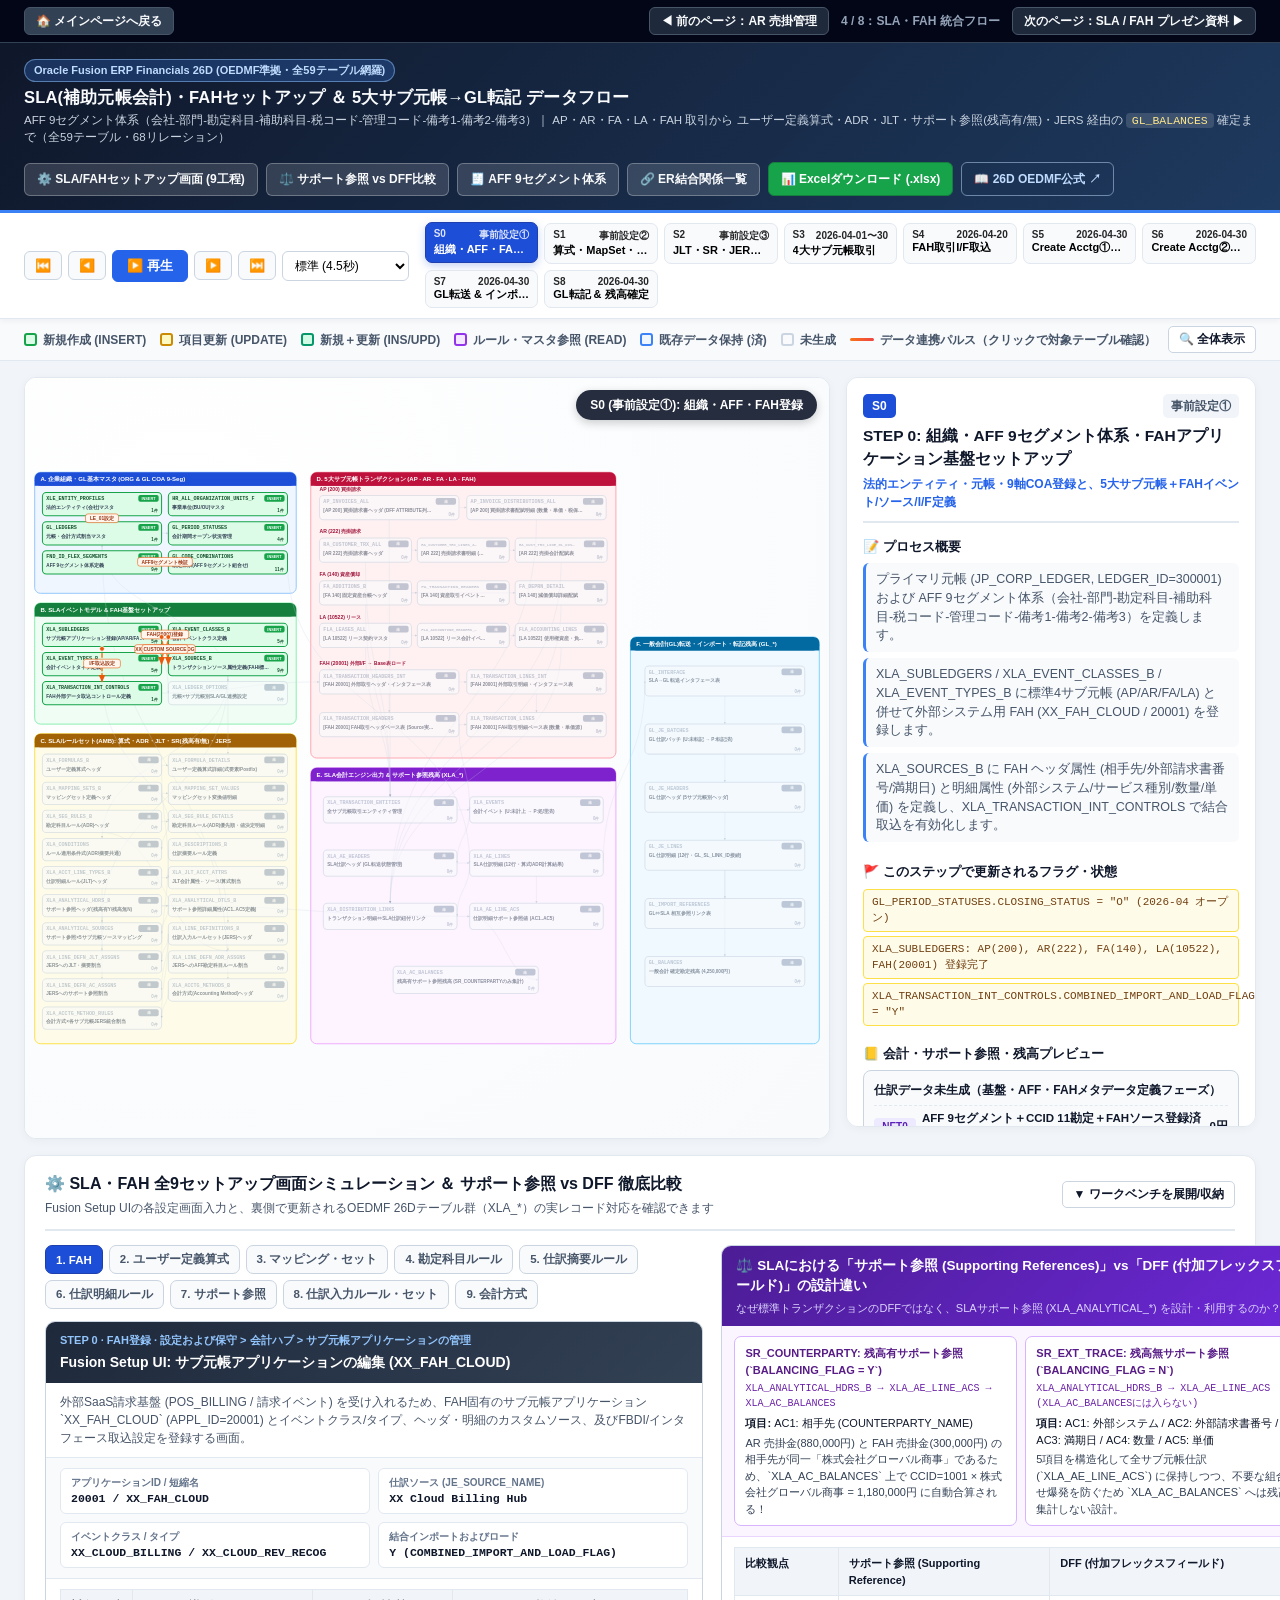
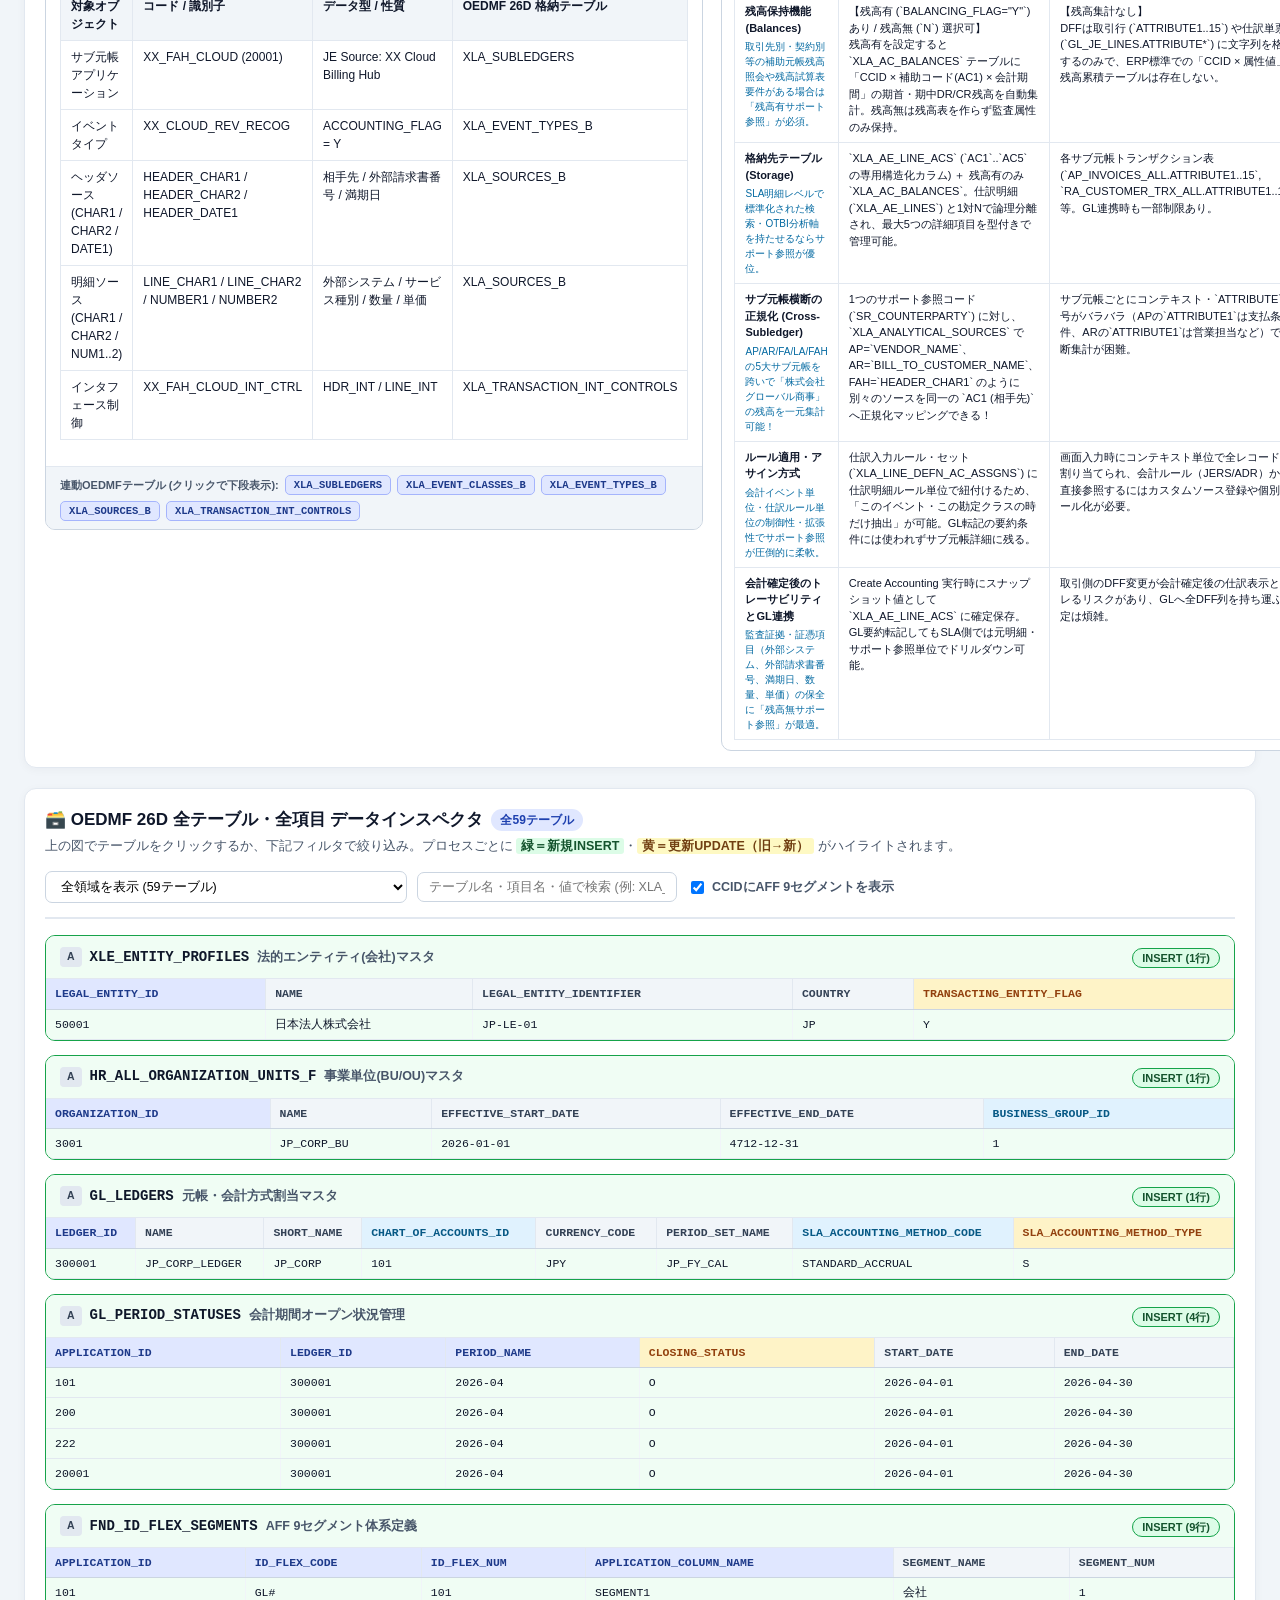
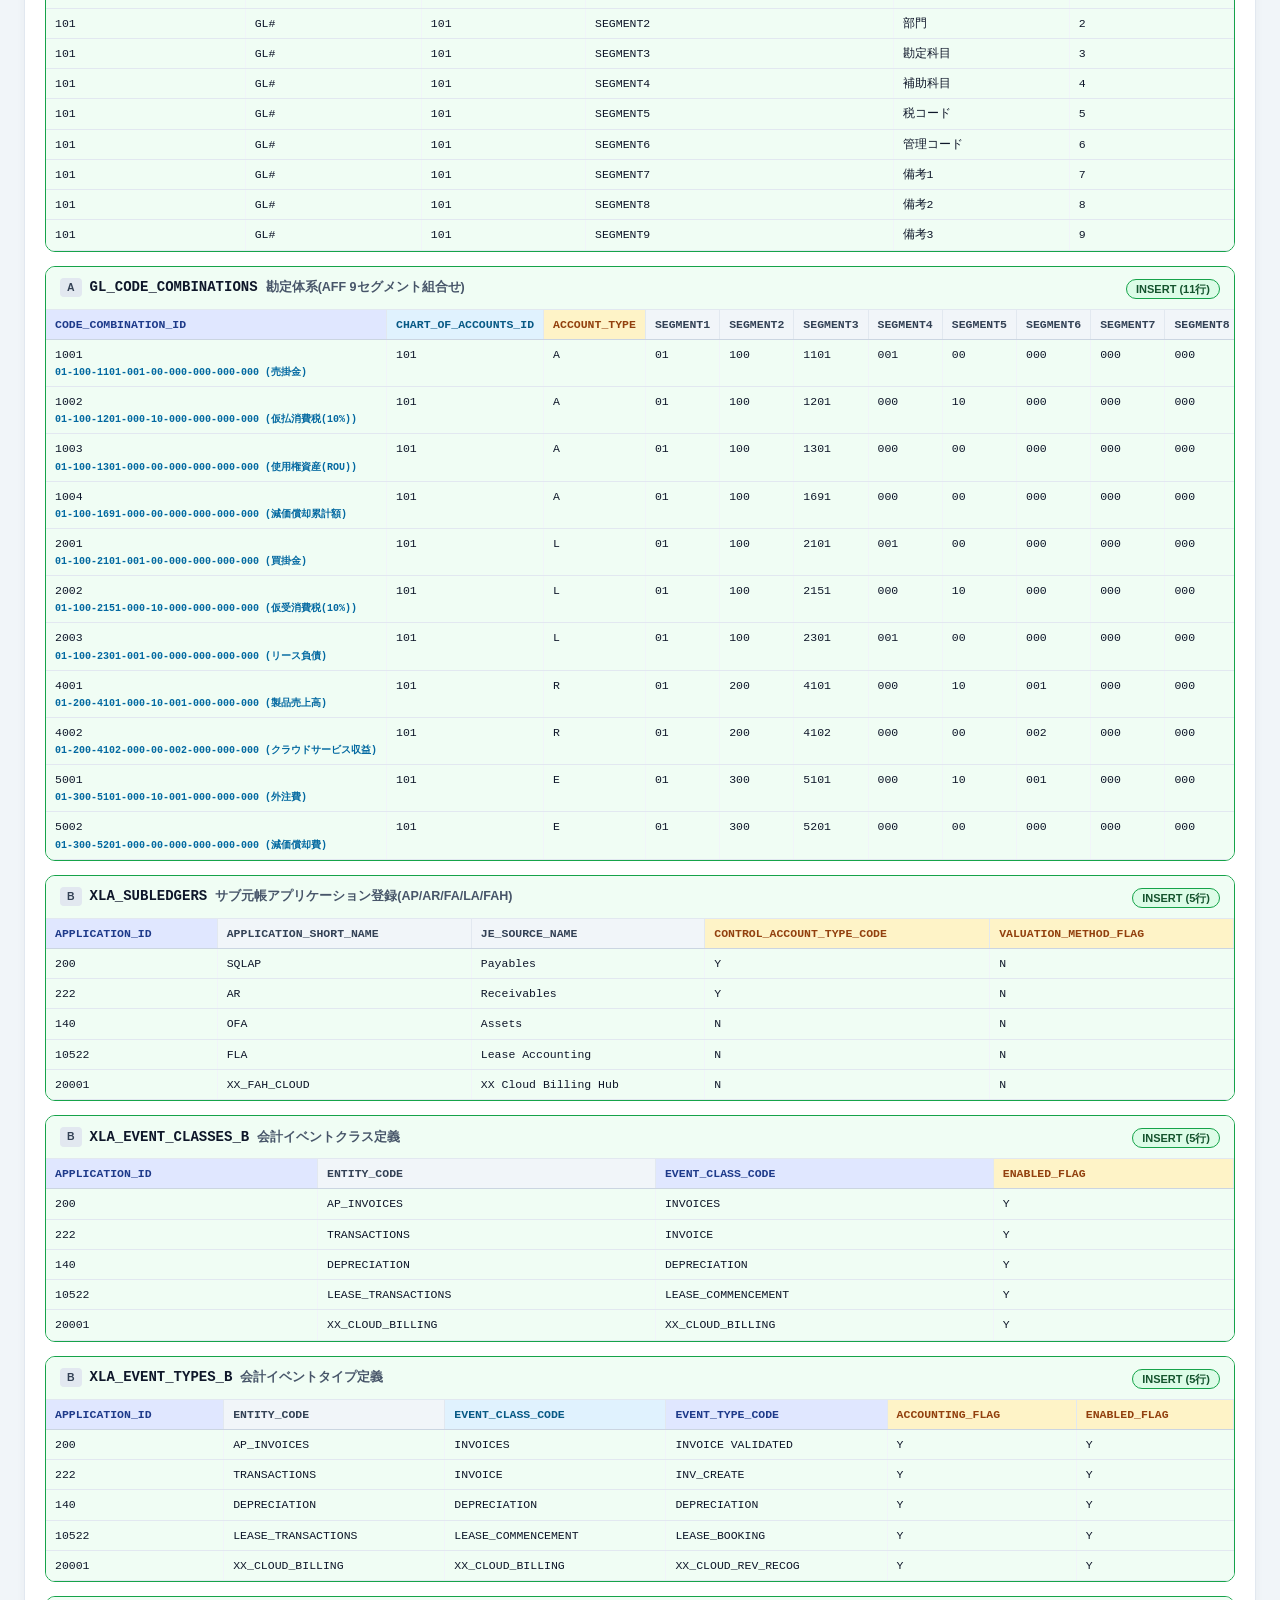
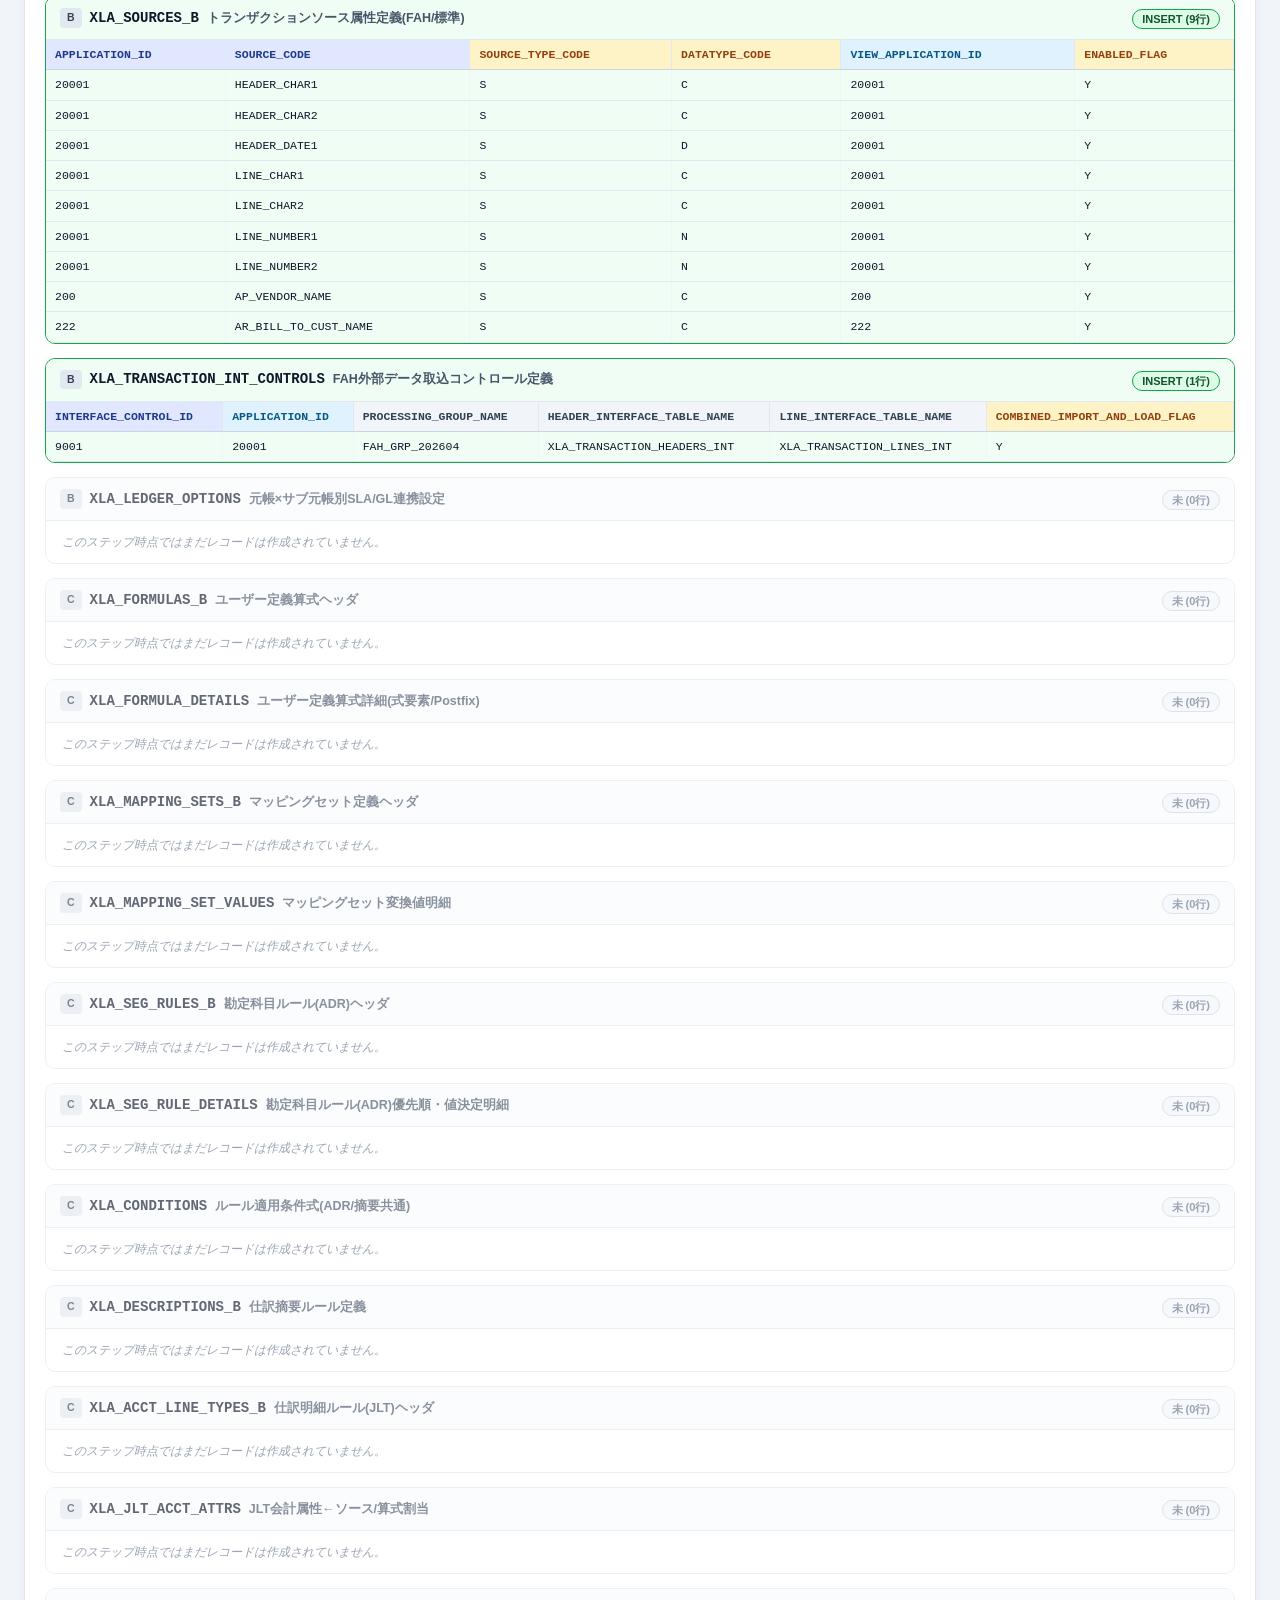
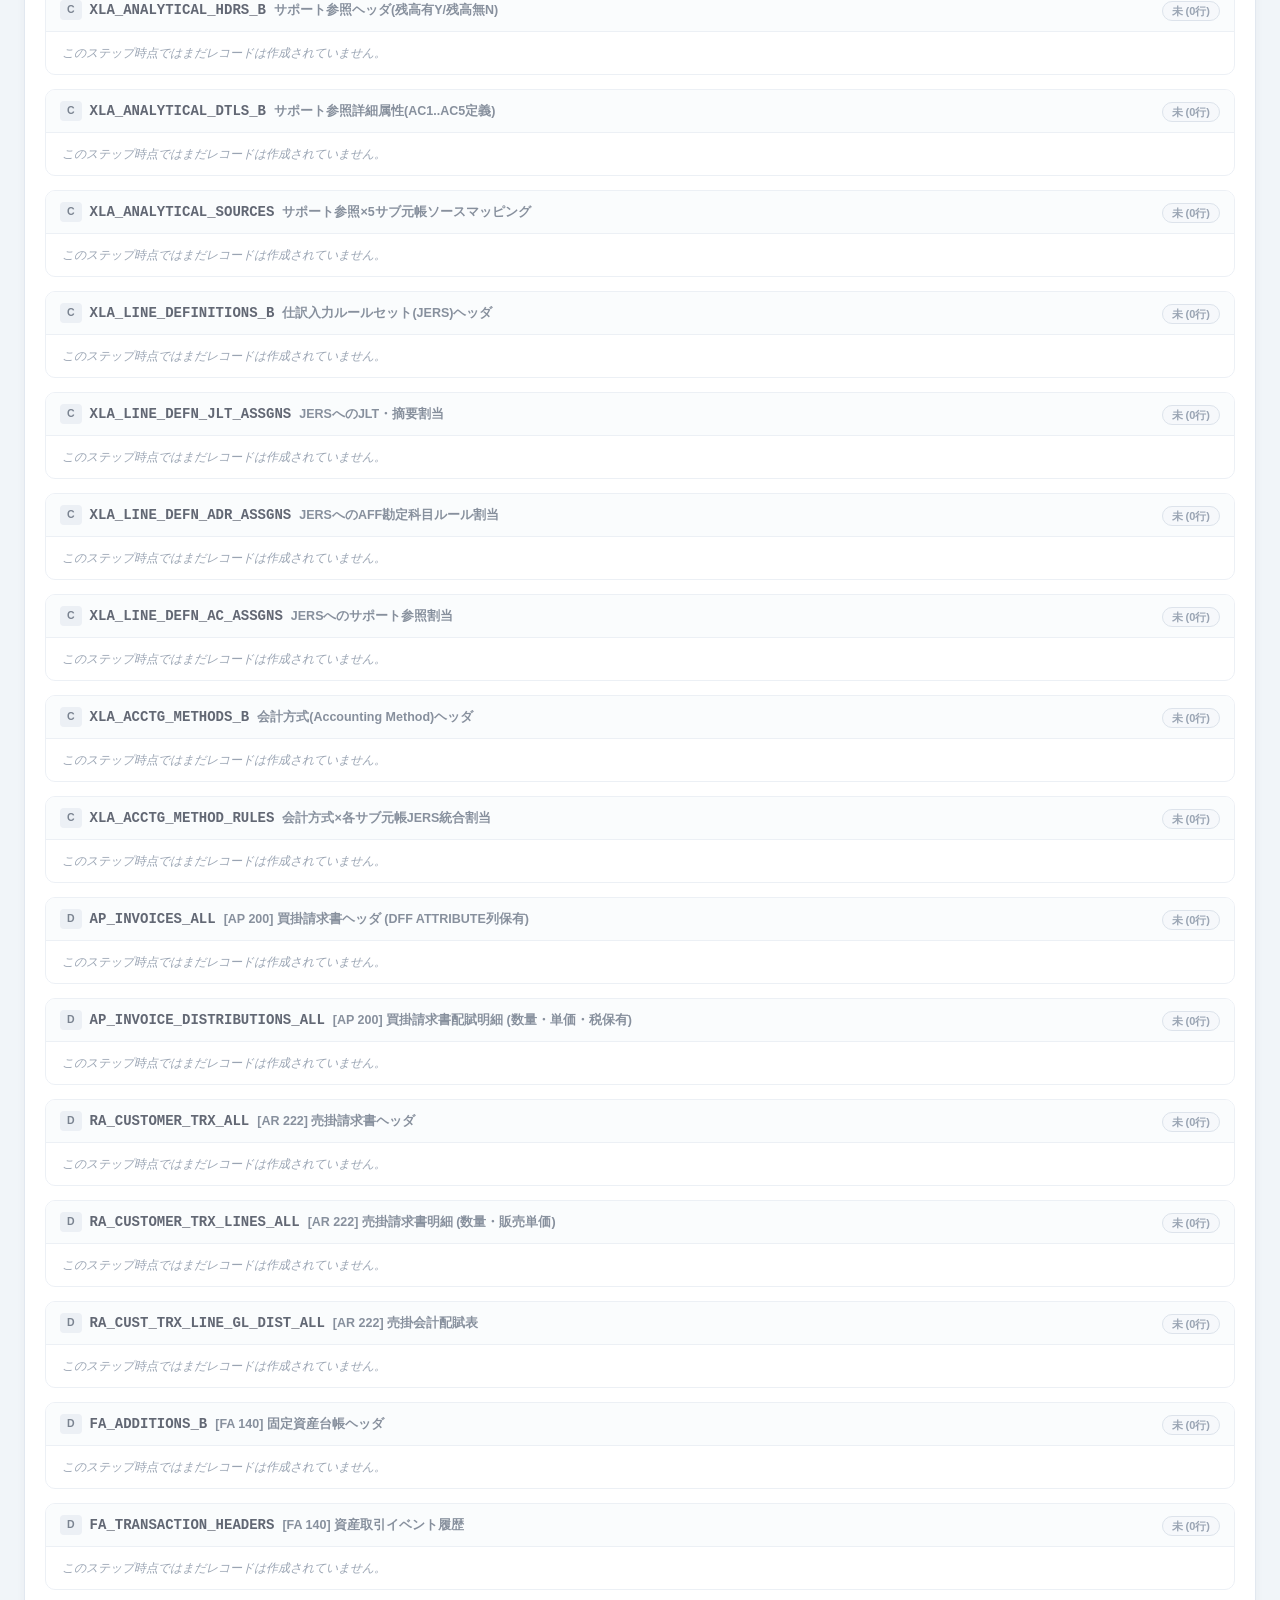
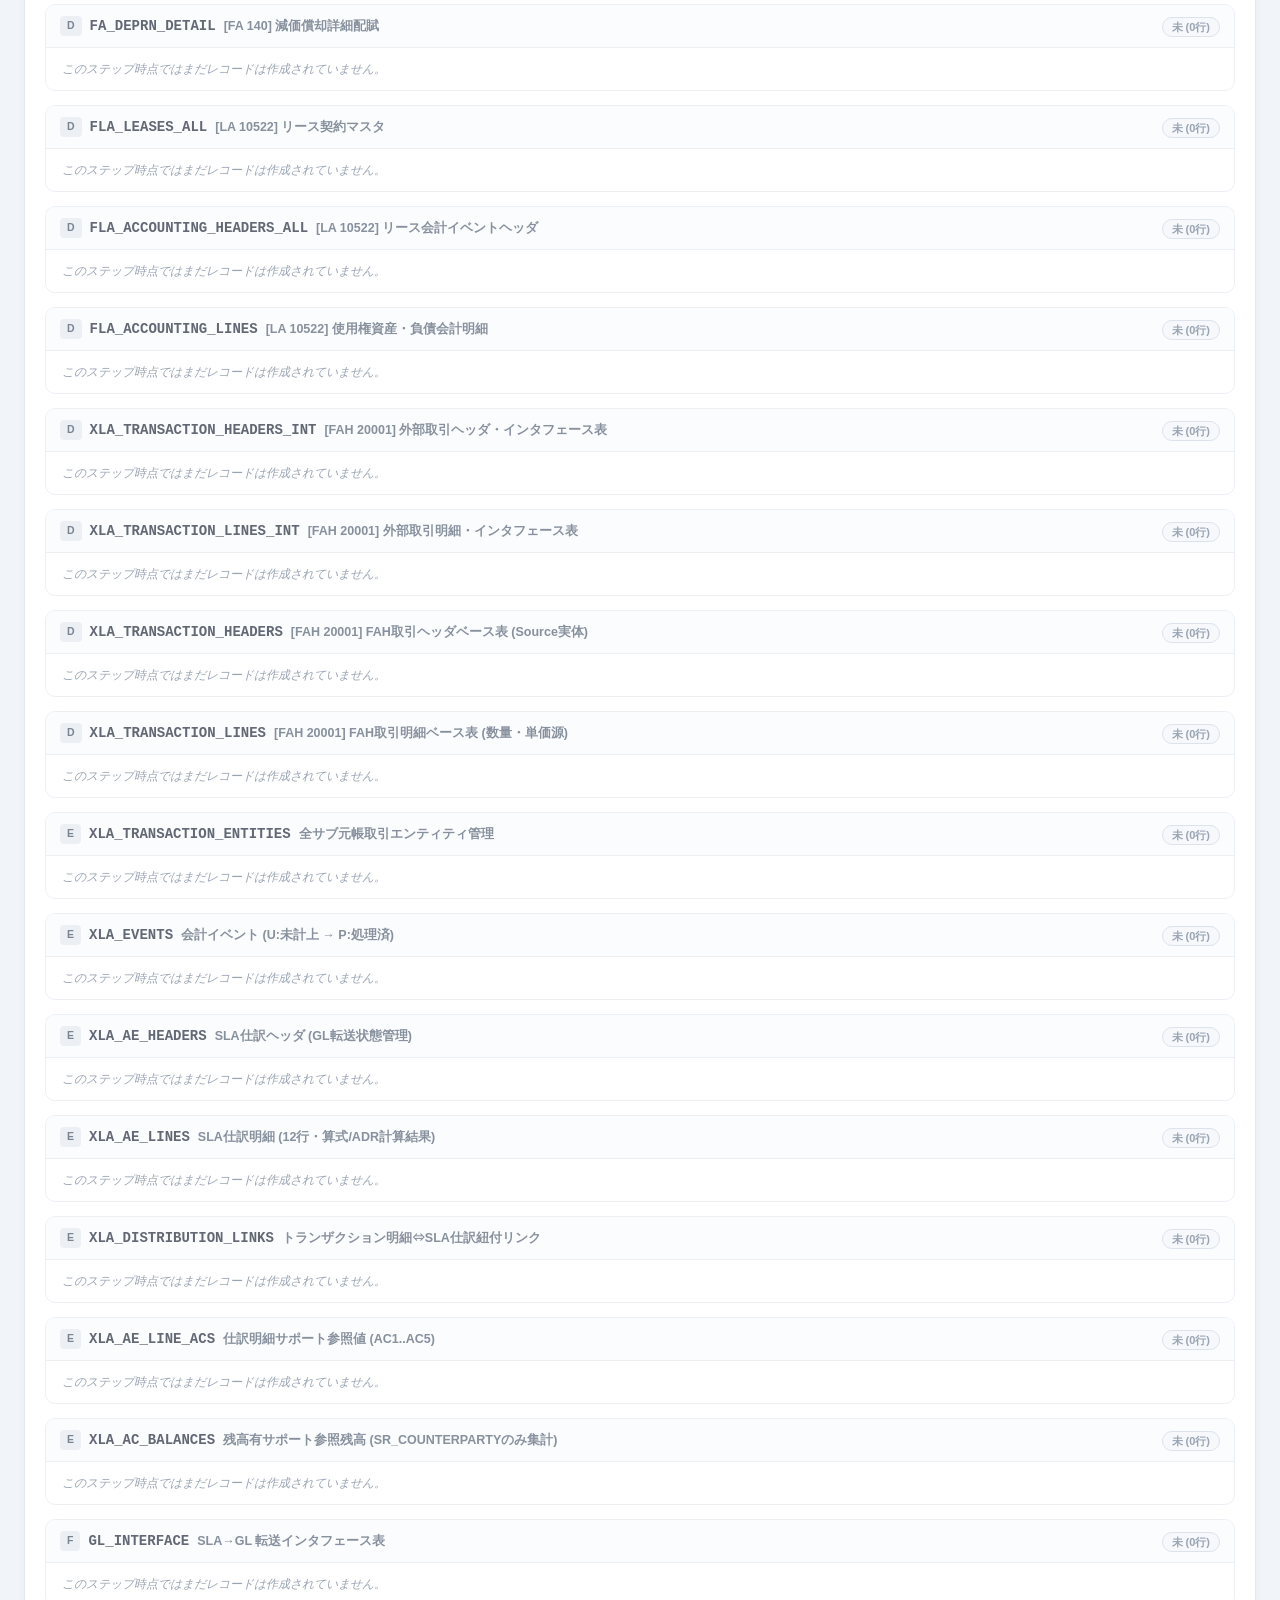
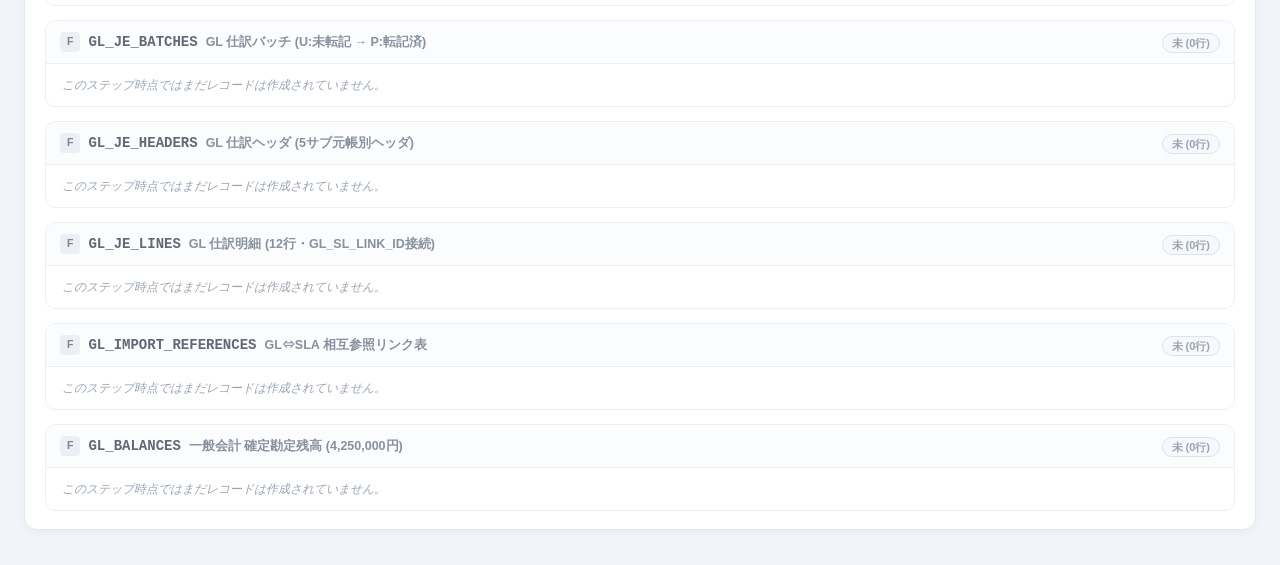
<file: SLA/index.html>
<!DOCTYPE html>
<html lang="ja">
<head>
  <meta charset="UTF-8" />
  <meta name="viewport" content="width=device-width, initial-scale=1.0" />
  <title>Oracle Fusion ERP 26D — SLA(補助元帳会計)・FAH・5大サブ元帳〜GL転記 データフロー＆セットアップ可視化</title>
  <link rel="stylesheet" href="styles.css" />
  <style>
    .portal-subnav { display: flex; justify-content: space-between; align-items: center; gap: 12px; padding: 7px 24px; background: #020617; color: #e2e8f0; border-bottom: 1px solid #334155; font-size: 12px; flex-wrap: wrap; }
    .psnav-pager { display: flex; align-items: center; gap: 8px; flex-wrap: wrap; }
    .psnav-btn { display: inline-flex; align-items: center; gap: 5px; padding: 4px 11px; border-radius: 6px; background: #1e293b; color: #f8fafc; text-decoration: none; font-weight: 700; border: 1px solid #475569; white-space: nowrap; transition: background 0.15s; }
    .psnav-btn:hover { background: #2563eb; border-color: #3b82f6; }
    .psnav-home { background: #334155; }
    .psnav-pos { color: #94a3b8; font-weight: 700; padding: 0 4px; white-space: nowrap; }
    .psnav-disabled { display: inline-flex; align-items: center; padding: 4px 11px; border-radius: 6px; background: #0f172a; color: #475569; border: 1px solid #1e293b; font-weight: 700; white-space: nowrap; cursor: not-allowed; }
  </style>
</head>
<body>
  <nav class="portal-subnav" aria-label="ページ遷移ナビゲーション">
    <a href="../index.html" class="psnav-btn psnav-home">🏠 メインページへ戻る</a>
    <div class="psnav-pager">
      <a href="../AR/index.html" class="psnav-btn">◀ 前のページ：AR 売掛管理</a>
      <span class="psnav-pos">4 / 8：SLA・FAH 統合フロー</span>
      <a href="../FAH/index.html" class="psnav-btn">次のページ：SLA / FAH プレゼン資料 ▶</a>
    </div>
  </nav>
  <!-- ヘッダー -->
  <header class="app-header">
    <div class="header-left">
      <div class="brand-badge">Oracle Fusion ERP Financials 26D (OEDMF準拠・全59テーブル網羅)</div>
      <h1>SLA(補助元帳会計)・FAHセットアップ ＆ 5大サブ元帳→GL転記 データフロー</h1>
      <p class="header-sub">AFF 9セグメント体系（会社-部門-勘定科目-補助科目-税コード-管理コード-備考1-備考2-備考3）｜ AP・AR・FA・LA・FAH 取引から ユーザー定義算式・ADR・JLT・サポート参照(残高有/無)・JERS 経由の <code>GL_BALANCES</code> 確定まで（全59テーブル・68リレーション）</p>
    </div>
    <div class="header-actions">
      <button id="btn-setup-modal" class="btn btn-secondary" title="SLA・FAH 全9セットアップ画面とOEDMFテーブル対応を確認">⚙️ SLA/FAHセットアップ画面 (9工程)</button>
      <button id="btn-srdff-modal" class="btn btn-secondary" title="サポート参照(残高有/無)とDFFの設計・テーブル・集計違いを比較">⚖️ サポート参照 vs DFF比較</button>
      <button id="btn-aff-modal" class="btn btn-secondary" title="AFF 9セグメント体系＆勘定一覧を確認">🧾 AFF 9セグメント体系</button>
      <button id="btn-er-modal" class="btn btn-secondary" title="OEDMF 26D 全テーブルリレーション一覧">🔗 ER結合関係一覧</button>
      <a href="./FusionERP_26D_SLA_Setup_and_Flow.xlsx" download class="btn btn-excel" title="プロセス×全テーブル・セットアップ＆取引データのExcelをダウンロード">📊 Excelダウンロード (.xlsx)</a>
      <a href="https://docs.oracle.com/en/cloud/saas/financials/26d/oedmf/index.html" target="_blank" rel="noopener noreferrer" class="btn btn-outline">📖 26D OEDMF公式 ↗</a>
    </div>
  </header>

  <!-- アニメーション制御バー（ステップタイムライン） -->
  <section class="timeline-bar">
    <div class="playback-controls">
      <button id="btn-first" class="ctrl-btn" title="最初のステップ (S0)">⏮️</button>
      <button id="btn-prev" class="ctrl-btn" title="前へ">◀️</button>
      <button id="btn-play" class="ctrl-btn play-btn" title="自動再生 / 一時停止">▶️ 再生</button>
      <button id="btn-next" class="ctrl-btn" title="次へ">▶️</button>
      <button id="btn-last" class="ctrl-btn" title="最後のステップ (S8)">⏭️</button>
      <select id="speed-select" class="speed-select" title="再生速度">
        <option value="4500">標準 (4.5秒)</option>
        <option value="2500">やや速い (2.5秒)</option>
        <option value="7000">じっくり (7秒)</option>
      </select>
    </div>

    <div class="step-pills" id="step-pills">
      <!-- app.js により動的生成 (9ステップ) -->
    </div>
  </section>

  <!-- 凡例バー -->
  <section class="legend-bar">
    <div class="legend-items">
      <span class="legend-item"><span class="dot dot-inserted"></span>新規作成 (INSERT)</span>
      <span class="legend-item"><span class="dot dot-updated"></span>項目更新 (UPDATE)</span>
      <span class="legend-item"><span class="dot dot-ins-upd"></span>新規＋更新 (INS/UPD)</span>
      <span class="legend-item"><span class="dot dot-referenced"></span>ルール・マスタ参照 (READ)</span>
      <span class="legend-item"><span class="dot dot-existing"></span>既存データ保持 (済)</span>
      <span class="legend-item"><span class="dot dot-not-created"></span>未生成</span>
      <span class="legend-item"><span class="line-sample"></span>データ連携パルス（クリックで対象テーブル確認）</span>
    </div>
    <div class="view-toggles">
      <button id="btn-fit-svg" class="btn-mini">🔍 全体表示</button>
    </div>
  </section>

  <!-- メインステージ: フローチャート図 ＋ ステップ解説パネル -->
  <main class="main-stage">
    <div class="canvas-pane">
      <div class="svg-wrapper" id="svg-wrapper">
        <svg id="flow-svg" viewBox="0 0 1660 1220" preserveAspectRatio="xMidYMid meet"></svg>
        <div class="svg-step-indicator" id="svg-step-indicator"></div>
      </div>
    </div>

    <aside class="info-panel">
      <div class="step-header-card">
        <div class="step-badge-row">
          <span class="step-code" id="info-step-code">S0</span>
          <span class="step-date" id="info-step-date">事前設定①</span>
        </div>
        <h2 id="info-step-title">STEPタイトル</h2>
        <p class="step-subtitle" id="info-step-subtitle">サブタイトル</p>
      </div>

      <div class="info-section">
        <h3>📝 プロセス概要</h3>
        <div id="info-description" class="desc-list"></div>
      </div>

      <div class="info-section">
        <h3>🚩 このステップで更新されるフラグ・状態</h3>
        <ul id="info-flag-changes" class="flag-list"></ul>
      </div>

      <div class="info-section">
        <h3>📒 会計・サポート参照・残高プレビュー</h3>
        <div id="info-journal-preview" class="journal-preview"></div>
      </div>
    </aside>
  </main>

  <!-- SLA・FAH セットアップ画面＆サポート参照 vs DFF インタラクティブ・ワークベンチ -->
  <section class="workbench-section" id="sla-workbench-section">
    <div class="workbench-header">
      <div>
        <h2>⚙️ SLA・FAH 全9セットアップ画面シミュレーション ＆ サポート参照 vs DFF 徹底比較</h2>
        <p class="workbench-subtitle">Fusion Setup UIの各設定画面入力と、裏側で更新されるOEDMF 26Dテーブル群（XLA_*）の実レコード対応を確認できます</p>
      </div>
      <div class="workbench-controls">
        <button id="btn-toggle-workbench" class="btn-mini">▼ ワークベンチを展開/収納</button>
      </div>
    </div>
    <div class="workbench-body" id="sla-workbench-body">
      <div class="workbench-grid">
        <div class="workbench-setup-pane">
          <div class="setup-tabs-nav" id="setup-screens-nav"></div>
          <div class="setup-screen-detail" id="setup-screen-detail"></div>
        </div>
        <div class="workbench-srdff-pane">
          <div id="sr-dff-compare-container"></div>
        </div>
      </div>
    </div>
  </section>

  <!-- 下段: 全テーブル・全カラム・実データ インスペクタ -->
  <section class="inspector-section" id="inspector-section">
    <div class="inspector-header">
      <div class="inspector-title">
        <h2>🗃️ OEDMF 26D 全テーブル・全項目 データインスペクタ <span class="badge-count">全59テーブル</span></h2>
        <p>上の図でテーブルをクリックするか、下記フィルタで絞り込み。プロセスごとに <span class="hl-ins-text">緑＝新規INSERT</span>・<span class="hl-upd-text">黄＝更新UPDATE（旧→新）</span> がハイライトされます。</p>
      </div>
      <div class="inspector-filters">
        <select id="domain-filter" class="filter-select">
          <option value="ALL">全領域を表示 (59テーブル)</option>
          <option value="ORG_GL_MASTER">A. 組織・GL基本マスタ (6)</option>
          <option value="SLA_EVENT_FAH_SETUP">B. SLAイベントモデル & FAH基盤 (6)</option>
          <option value="SLA_AMB_RULES">C. SLAルールセット(AMB:算式/ADR/JLT/SR/JERS) (19)</option>
          <option value="SUBLEDGER_TXNS">D. 5大サブ元帳取引 (AP·AR·FA·LA·FAH) (15)</option>
          <option value="SLA_ENGINE_OUTPUT">E. SLA会計エンジン出力 & SR残高 (7)</option>
          <option value="GL_LEDGER">F. GL転送・仕訳・確定残高 (6)</option>
        </select>
        <input type="text" id="table-search" class="search-input" placeholder="テーブル名・項目名・値で検索 (例: XLA_AC_BALANCES, SR_EXT_TRACE)..." />
        <label class="chk-label">
          <input type="checkbox" id="chk-show-aff" checked /> CCIDにAFF 9セグメントを表示
        </label>
      </div>
    </div>

    <div id="selected-banner" class="selected-banner hidden">
      <span>選択中のテーブル: <strong id="selected-table-name"></strong></span>
      <button id="btn-clear-selection" class="btn-mini">✕ 選択解除して全て表示</button>
    </div>

    <div id="tables-container" class="tables-container">
      <!-- app.js で全テーブルカードをレンダリング -->
    </div>
  </section>

  <!-- SLA/FAH セットアップ画面一覧 モーダル -->
  <div id="setup-modal" class="modal hidden">
    <div class="modal-content modal-wide">
      <div class="modal-header">
        <h3>⚙️ SLA・FAH 全9セットアップ画面 ＆ OEDMF 26D テーブル対応マップ</h3>
        <button class="modal-close" data-close="setup-modal">✕</button>
      </div>
      <div class="modal-body" id="setup-modal-body"></div>
    </div>
  </div>

  <!-- サポート参照 vs DFF 徹底比較 モーダル -->
  <div id="srdff-modal" class="modal hidden">
    <div class="modal-content modal-wide">
      <div class="modal-header">
        <h3>⚖️ サポート参照 (残高有 / 残高無) vs DFF (付加フレックスフィールド) 設計比較</h3>
        <button class="modal-close" data-close="srdff-modal">✕</button>
      </div>
      <div class="modal-body" id="srdff-modal-body"></div>
    </div>
  </div>

  <!-- AFF構成モーダル -->
  <div id="aff-modal" class="modal hidden">
    <div class="modal-content">
      <div class="modal-header">
        <h3>🗂️ AFF (Accounting Flexfield) 9セグメント体系</h3>
        <button class="modal-close" data-close="aff-modal">✕</button>
      </div>
      <div class="modal-body" id="aff-modal-body"></div>
    </div>
  </div>

  <!-- ERリレーションモーダル -->
  <div id="er-modal" class="modal hidden">
    <div class="modal-content">
      <div class="modal-header">
        <h3>🔗 Oracle Fusion ERP 26D — テーブル間リレーション一覧（全68件）</h3>
        <button class="modal-close" data-close="er-modal">✕</button>
      </div>
      <div class="modal-body" id="er-modal-body"></div>
    </div>
  </div>

  <script src="data.js"></script>
  <script src="app.js"></script>
</body>
</html>
</file>
<file: AP_PREPAY/styles.css>
:root {
  --bg: #f4f6fa;
  --surface: #ffffff;
  --border: #d9e1ec;
  --text: #1e293b;
  --text-muted: #64748b;
  --primary: #1d4ed8;
  --primary-soft: #dbeafe;

  --insert-bg: #dcfce7;
  --insert-border: #16a34a;
  --insert-text: #14532d;

  --update-bg: #ffedd5;
  --update-border: #ea580c;
  --update-text: #7c2d12;

  --ref-bg: #e0f2fe;
  --ref-border: #0284c7;
  --ref-text: #0c4a6e;

  --existing-bg: #f8fafc;
  --existing-border: #94a3b8;

  --not-bg: #f1f5f9;
  --not-border: #cbd5e1;
}

* { box-sizing: border-box; }

body {
  margin: 0;
  font-family: -apple-system, BlinkMacSystemFont, "Hiragino Kaku Gothic ProN", "Hiragino Sans", "Yu Gothic", "Meiryo", sans-serif;
  background: var(--bg);
  color: var(--text);
  line-height: 1.5;
  font-size: 13px;
}

/* Header */
.app-header {
  background: linear-gradient(135deg, #0f172a 0%, #1e3a5f 100%);
  color: #fff;
  padding: 14px 24px;
  display: flex;
  justify-content: space-between;
  align-items: center;
  gap: 16px;
  flex-wrap: wrap;
  border-bottom: 3px solid #3b82f6;
}

.header-left {
  flex: 1 1 520px;
  min-width: 0;
}

.brand-badge {
  display: inline-block;
  width: fit-content;
  background: rgba(59, 130, 246, 0.25);
  border: 1px solid rgba(147, 197, 253, 0.5);
  color: #bfdbfe;
  font-size: 11px;
  font-weight: 700;
  padding: 2px 9px;
  border-radius: 999px;
  margin-bottom: 4px;
}

.app-header h1 {
  margin: 0 0 4px 0;
  font-size: clamp(14.5px, 1.3vw, 16.5px);
  font-weight: 800;
  line-height: 1.35;
  letter-spacing: 0.01em;
}

.header-sub {
  margin: 0;
  font-size: 11.5px;
  line-height: 1.45;
  color: #cbd5e1;
}
.header-sub code {
  background: rgba(255,255,255,0.14);
  padding: 1px 6px;
  border-radius: 4px;
  color: #fde68a;
  font-family: ui-monospace, SFMono-Regular, Menlo, monospace;
}

.header-actions {
  display: flex;
  gap: 8px;
  flex-wrap: wrap;
  align-items: center;
}

.btn {
  display: inline-flex;
  align-items: center;
  gap: 5px;
  padding: 7px 12px;
  border-radius: 6px;
  font-size: 12px;
  font-weight: 600;
  cursor: pointer;
  text-decoration: none;
  border: 1px solid transparent;
  transition: transform 0.1s, opacity 0.15s;
}
.btn:hover { opacity: 0.92; transform: translateY(-1px); }
.btn-secondary { background: rgba(255,255,255,0.14); color: #fff; border-color: rgba(255,255,255,0.28); }
.btn-excel { background: #16a34a; color: #fff; border-color: #15803d; }
.btn-outline { background: transparent; color: #bfdbfe; border-color: rgba(191, 219, 254, 0.5); }
.btn-mini {
  background: #e2e8f0;
  color: #1e293b;
  border: 1px solid #cbd5e1;
  border-radius: 5px;
  padding: 4px 9px;
  font-size: 11px;
  font-weight: 600;
  cursor: pointer;
}
.btn-mini:hover { background: #cbd5e1; }

/* Timeline Bar */
.timeline-bar {
  position: sticky;
  top: 0;
  z-index: 40;
  background: #ffffff;
  border-bottom: 1px solid var(--border);
  box-shadow: 0 2px 6px rgba(15, 23, 42, 0.06);
  padding: 10px 24px;
  display: flex;
  flex-direction: column;
  gap: 8px;
}

.playback-controls {
  display: flex;
  align-items: center;
  gap: 8px;
  flex-wrap: wrap;
}

.ctrl-btn {
  background: #f1f5f9;
  border: 1px solid #cbd5e1;
  color: #1e293b;
  padding: 5px 11px;
  border-radius: 6px;
  font-size: 12px;
  font-weight: 600;
  cursor: pointer;
}
.ctrl-btn:hover:not(:disabled) { background: #e2e8f0; }
.ctrl-btn:disabled { opacity: 0.45; cursor: not-allowed; }
.ctrl-play {
  background: #2563eb;
  color: #fff;
  border-color: #1d4ed8;
  min-width: 112px;
}
.ctrl-play.playing {
  background: #dc2626;
  border-color: #b91c1c;
}

.speed-select-wrap {
  margin-left: auto;
  display: flex;
  align-items: center;
  gap: 6px;
  font-size: 12px;
  color: var(--text-muted);
}
.speed-select-wrap select {
  padding: 4px 8px;
  border-radius: 5px;
  border: 1px solid #cbd5e1;
  font-size: 12px;
}

.step-pills {
  display: grid;
  grid-template-columns: repeat(auto-fit, minmax(112px, 1fr));
  gap: 6px;
  overflow-x: auto;
}

.step-pill {
  background: #f8fafc;
  border: 1px solid #cbd5e1;
  border-radius: 7px;
  padding: 6px 8px;
  text-align: left;
  cursor: pointer;
  transition: all 0.15s;
  position: relative;
  min-width: 0;
  overflow: hidden;
}
.step-pill:hover { border-color: #3b82f6; background: #eff6ff; }
.step-pill.done {
  border-color: #93c5fd;
  background: #f0f9ff;
}
.step-pill.active {
  background: #1d4ed8;
  border-color: #1e40af;
  color: #fff;
  box-shadow: 0 2px 8px rgba(29, 78, 216, 0.35);
}
.step-pill-code {
  display: block;
  font-size: 10px;
  font-weight: 800;
  opacity: 0.85;
}
.step-pill-title {
  display: block;
  font-size: 11px;
  font-weight: 700;
  white-space: nowrap;
  overflow: hidden;
  text-overflow: ellipsis;
}

/* Legend Bar */
.legend-bar {
  background: #f8fafc;
  border-bottom: 1px solid var(--border);
  padding: 7px 24px;
  display: flex;
  justify-content: space-between;
  align-items: center;
  flex-wrap: wrap;
  gap: 10px;
  font-size: 11.5px;
}
.legend-items, .legend-badges {
  display: flex;
  align-items: center;
  gap: 12px;
  flex-wrap: wrap;
}
.legend-chip {
  display: inline-flex;
  align-items: center;
  gap: 5px;
  font-weight: 600;
}
.dot {
  width: 12px;
  height: 12px;
  border-radius: 3px;
  display: inline-block;
  border: 1.5px solid;
}
.dot-insert { background: var(--insert-bg); border-color: var(--insert-border); }
.dot-update { background: var(--update-bg); border-color: var(--update-border); }
.dot-ref { background: var(--ref-bg); border-color: var(--ref-border); }
.dot-existing { background: var(--existing-bg); border-color: var(--existing-border); }
.dot-not { background: var(--not-bg); border-color: var(--not-border); }

.col-badge {
  display: inline-block;
  font-size: 9.5px;
  font-weight: 800;
  padding: 1px 5px;
  border-radius: 4px;
  font-family: ui-monospace, SFMono-Regular, Menlo, monospace;
}
.badge-pk { background: #cffafe; color: #155e75; border: 1px solid #06b6d4; }
.badge-fk { background: #ede9fe; color: #5b21b6; border: 1px solid #8b5cf6; }
.badge-flag { background: #fef08a; color: #854d0e; border: 1px solid #eab308; }
.badge-amt { background: #e0e7ff; color: #3730a3; border: 1px solid #6366f1; }

/* Main Stage */
.main-stage {
  display: grid;
  grid-template-columns: 1.55fr 1fr;
  gap: 16px;
  padding: 16px 24px;
  align-items: stretch;
}
@media (max-width: 1220px) {
  .main-stage { grid-template-columns: 1fr; }
}

.diagram-panel, .info-panel {
  background: var(--surface);
  border: 1px solid var(--border);
  border-radius: 10px;
  box-shadow: 0 1px 4px rgba(15, 23, 42, 0.05);
  overflow: hidden;
  display: flex;
  flex-direction: column;
}

.panel-header {
  padding: 10px 14px;
  border-bottom: 1px solid var(--border);
  background: #f8fafc;
  display: flex;
  justify-content: space-between;
  align-items: center;
  gap: 10px;
}
.panel-header h2 { margin: 0; font-size: 14px; font-weight: 700; }
.panel-note { margin: 2px 0 0; font-size: 11px; color: var(--text-muted); }

.zoom-controls { display: flex; align-items: center; gap: 8px; }
.step-tag {
  background: #1d4ed8;
  color: #fff;
  font-size: 11px;
  font-weight: 800;
  padding: 3px 8px;
  border-radius: 5px;
}

.svg-wrapper {
  padding: 8px;
  background: #fafcff;
  flex: 1;
  display: flex;
  align-items: center;
  justify-content: center;
  overflow: auto;
}
#flow-svg {
  width: 100%;
  height: auto;
  min-width: 780px;
  max-height: 760px;
  display: block;
}

/* SVG node animation classes */
.svg-node { cursor: pointer; transition: opacity 0.25s; }
.svg-node:hover rect.node-box { stroke-width: 2.5px; filter: brightness(0.97); }
.svg-node.state-inserted rect.node-box {
  fill: #dcfce7;
  stroke: #16a34a;
  stroke-width: 2.4;
  animation: pulseGreen 1.8s infinite;
}
.svg-node.state-updated rect.node-box {
  fill: #ffedd5;
  stroke: #ea580c;
  stroke-width: 2.4;
  animation: pulseOrange 1.8s infinite;
}
.svg-node.state-referenced rect.node-box {
  fill: #e0f2fe;
  stroke: #0284c7;
  stroke-width: 2;
}
.svg-node.state-existing rect.node-box {
  fill: #ffffff;
  stroke: #64748b;
  stroke-width: 1.2;
}
.svg-node.state-not_created { opacity: 0.42; }
.svg-node.state-not_created rect.node-box {
  fill: #f1f5f9;
  stroke: #cbd5e1;
  stroke-dasharray: 4 2;
}
.svg-node.selected rect.node-box {
  stroke: #be123c !important;
  stroke-width: 3.2 !important;
}

@keyframes pulseGreen {
  0%, 100% { filter: drop-shadow(0 0 2px rgba(22, 163, 74, 0.35)); }
  50% { filter: drop-shadow(0 0 8px rgba(22, 163, 74, 0.75)); }
}
@keyframes pulseOrange {
  0%, 100% { filter: drop-shadow(0 0 2px rgba(234, 88, 12, 0.35)); }
  50% { filter: drop-shadow(0 0 8px rgba(234, 88, 12, 0.8)); }
}

.flow-edge-active {
  fill: none;
  stroke-width: 2.5;
  stroke-dasharray: 7 4;
  animation: dashFlow 1.2s linear infinite;
}
.flow-edge-insert { stroke: #16a34a; }
.flow-edge-update { stroke: #ea580c; }
.flow-edge-ref { stroke: #0284c7; }

@keyframes dashFlow {
  to { stroke-dashoffset: -22; }
}

/* Info Panel */
.step-header-card {
  padding: 12px 16px;
  background: linear-gradient(135deg, #eff6ff 0%, #f8fafc 100%);
  border-bottom: 1px solid var(--border);
}
.step-meta-row {
  display: flex;
  align-items: center;
  gap: 8px;
  margin-bottom: 4px;
}
.info-step-badge {
  background: #1d4ed8;
  color: #fff;
  font-size: 11px;
  font-weight: 800;
  padding: 2px 8px;
  border-radius: 4px;
}
.info-date-badge {
  background: #e2e8f0;
  color: #334155;
  font-size: 11px;
  font-weight: 700;
  padding: 2px 8px;
  border-radius: 4px;
  font-family: ui-monospace, monospace;
}
.step-header-card h2 {
  margin: 0 0 4px;
  font-size: 15px;
  color: #0f172a;
}
.info-subtitle {
  margin: 0;
  font-size: 11.5px;
  color: #1e40af;
  font-weight: 600;
}

.info-scroll {
  padding: 12px 16px;
  overflow-y: auto;
  max-height: 660px;
  display: flex;
  flex-direction: column;
  gap: 14px;
}
.info-block h3 {
  margin: 0 0 8px;
  font-size: 13px;
  font-weight: 700;
  color: #0f172a;
  border-left: 3px solid #2563eb;
  padding-left: 8px;
}
.desc-paragraphs p {
  margin: 0 0 8px;
  font-size: 12px;
  color: #334155;
}
.desc-paragraphs p:last-child { margin-bottom: 0; }

.flag-changes-list {
  display: flex;
  flex-direction: column;
  gap: 6px;
}
.flag-change-card {
  background: #fff7ed;
  border: 1px solid #fdba74;
  border-left: 4px solid #ea580c;
  border-radius: 6px;
  padding: 7px 10px;
  font-size: 11.5px;
}
.flag-change-top {
  display: flex;
  justify-content: space-between;
  align-items: center;
  gap: 6px;
  flex-wrap: wrap;
  margin-bottom: 3px;
}
.flag-change-table {
  font-family: ui-monospace, monospace;
  font-weight: 700;
  color: #9a3412;
  font-size: 11px;
}
.flag-change-diff {
  font-family: ui-monospace, monospace;
  font-weight: 700;
  background: #ffffff;
  border: 1px solid #fed7aa;
  padding: 1px 6px;
  border-radius: 4px;
  font-size: 11px;
}
.val-before { color: #64748b; text-decoration: line-through; }
.val-arrow { color: #ea580c; margin: 0 4px; }
.val-after { color: #c2410c; font-weight: 800; }
.flag-change-note { color: #475569; font-size: 11px; }

.journal-group {
  background: #f8fafc;
  border: 1px solid #cbd5e1;
  border-radius: 6px;
  padding: 8px 10px;
  margin-bottom: 8px;
}
.journal-group-note {
  font-size: 11px;
  font-weight: 700;
  color: #1e293b;
  margin-bottom: 6px;
}
.journal-table {
  width: 100%;
  border-collapse: collapse;
  font-size: 11px;
}
.journal-table th, .journal-table td {
  padding: 4px 6px;
  border-bottom: 1px solid #e2e8f0;
  text-align: left;
}
.journal-table th { background: #e2e8f0; font-weight: 700; }
.journal-table td.num { text-align: right; font-family: ui-monospace, monospace; font-weight: 700; }
.side-dr { color: #1d4ed8; font-weight: 800; }
.side-cr { color: #b45309; font-weight: 800; }
.side-net0 { color: #15803d; font-weight: 800; }
.aff-mini {
  display: block;
  font-family: ui-monospace, monospace;
  font-size: 10px;
  color: #475569;
}

/* Inspector Section */
.inspector-section {
  padding: 0 24px 36px;
}

.inspector-toolbar {
  background: var(--surface);
  border: 1px solid var(--border);
  border-radius: 10px;
  padding: 12px 16px;
  margin-bottom: 12px;
  display: flex;
  justify-content: space-between;
  align-items: center;
  flex-wrap: wrap;
  gap: 12px;
}
.toolbar-left {
  display: flex;
  align-items: center;
  gap: 14px;
  flex-wrap: wrap;
}
.toolbar-left h2 { margin: 0; font-size: 15px; font-weight: 700; }
.view-tabs { display: flex; gap: 6px; }
.tab-btn {
  padding: 6px 12px;
  border-radius: 6px;
  border: 1px solid #cbd5e1;
  background: #f8fafc;
  color: #334155;
  font-size: 12px;
  font-weight: 600;
  cursor: pointer;
}
.tab-btn.active {
  background: #1d4ed8;
  color: #fff;
  border-color: #1e40af;
}

.toolbar-right {
  display: flex;
  align-items: center;
  gap: 10px;
  flex-wrap: wrap;
}
.filter-select, .search-input {
  padding: 6px 10px;
  border: 1px solid #cbd5e1;
  border-radius: 6px;
  font-size: 12px;
  background: #fff;
}
.search-input { min-width: 220px; }
.toggle-aff {
  display: inline-flex;
  align-items: center;
  gap: 5px;
  font-size: 12px;
  font-weight: 600;
  color: #334155;
  cursor: pointer;
}

.selected-banner {
  background: #fff1f2;
  border: 1px solid #fda4af;
  border-radius: 8px;
  padding: 8px 14px;
  margin-bottom: 12px;
  display: flex;
  justify-content: space-between;
  align-items: center;
  font-size: 12.5px;
  color: #9f1239;
}
.hidden { display: none !important; }

.tables-container {
  display: flex;
  flex-direction: column;
  gap: 14px;
}

.table-card {
  background: var(--surface);
  border: 1px solid var(--border);
  border-radius: 10px;
  overflow: hidden;
  box-shadow: 0 1px 3px rgba(15, 23, 42, 0.04);
}
.table-card.card-inserted { border-left: 5px solid var(--insert-border); }
.table-card.card-updated { border-left: 5px solid var(--update-border); }
.table-card.card-referenced { border-left: 5px solid var(--ref-border); }
.table-card.card-not_created { opacity: 0.65; }

.table-card-header {
  padding: 10px 14px;
  background: #f8fafc;
  border-bottom: 1px solid var(--border);
  display: flex;
  justify-content: space-between;
  align-items: flex-start;
  gap: 12px;
  flex-wrap: wrap;
}
.tbl-title-line {
  display: flex;
  align-items: center;
  gap: 8px;
  flex-wrap: wrap;
}
.tbl-code {
  font-family: ui-monospace, SFMono-Regular, Menlo, monospace;
  font-size: 13.5px;
  font-weight: 800;
  color: #0f172a;
}
.tbl-jp {
  font-size: 12.5px;
  font-weight: 700;
  color: #334155;
}
.tbl-domain-tag {
  font-size: 10.5px;
  font-weight: 700;
  padding: 2px 7px;
  border-radius: 999px;
  background: #e2e8f0;
  color: #334155;
}
.tbl-state-badge {
  font-size: 10.5px;
  font-weight: 800;
  padding: 2px 8px;
  border-radius: 4px;
}
.state-badge-inserted { background: var(--insert-bg); color: var(--insert-text); border: 1px solid var(--insert-border); }
.state-badge-updated { background: var(--update-bg); color: var(--update-text); border: 1px solid var(--update-border); }
.state-badge-referenced { background: var(--ref-bg); color: var(--ref-text); border: 1px solid var(--ref-border); }
.state-badge-existing { background: #e2e8f0; color: #475569; }
.state-badge-not_created { background: #f1f5f9; color: #64748b; border: 1px dashed #94a3b8; }

.tbl-desc {
  margin: 4px 0 0;
  font-size: 11.5px;
  color: #475569;
}
.tbl-keys {
  font-size: 11px;
  color: #475569;
  font-family: ui-monospace, monospace;
  text-align: right;
}

.table-scroll {
  overflow-x: auto;
}

.data-grid {
  width: 100%;
  border-collapse: collapse;
  font-size: 11.5px;
}
.data-grid th {
  background: #f1f5f9;
  border-bottom: 2px solid #cbd5e1;
  border-right: 1px solid #e2e8f0;
  padding: 6px 8px;
  text-align: left;
  vertical-align: top;
  white-space: nowrap;
}
.th-colname {
  font-family: ui-monospace, SFMono-Regular, Menlo, monospace;
  font-weight: 800;
  color: #0f172a;
  display: flex;
  align-items: center;
  gap: 4px;
}
.th-sub {
  display: block;
  font-size: 10px;
  font-weight: 500;
  color: #64748b;
  margin-top: 2px;
}

.data-grid td {
  padding: 6px 8px;
  border-bottom: 1px solid #e2e8f0;
  border-right: 1px solid #f1f5f9;
  vertical-align: top;
  white-space: nowrap;
}

.row-inserted td {
  background: #f0fdf4;
}
.row-inserted td:first-child {
  border-left: 4px solid #16a34a;
}
.row-updated td.cell-updated {
  background: #ffedd5 !important;
  border: 1.5px solid #ea580c !important;
  font-weight: 700;
}

.cell-diff-wrap {
  display: flex;
  flex-direction: column;
  gap: 2px;
}
.cell-old {
  font-size: 10.5px;
  color: #64748b;
  text-decoration: line-through;
}
.cell-new {
  font-size: 11.5px;
  color: #c2410c;
  font-weight: 800;
}
.cell-aff {
  display: block;
  font-size: 10px;
  font-family: ui-monospace, monospace;
  color: #1e40af;
  background: #eff6ff;
  border-radius: 3px;
  padding: 1px 4px;
  margin-top: 2px;
}
.row-tag-new {
  display: inline-block;
  background: #16a34a;
  color: #fff;
  font-size: 9.5px;
  font-weight: 800;
  padding: 1px 5px;
  border-radius: 3px;
}
.row-tag-upd {
  display: inline-block;
  background: #ea580c;
  color: #fff;
  font-size: 9.5px;
  font-weight: 800;
  padding: 1px 5px;
  border-radius: 3px;
}
.row-tag-cur {
  display: inline-block;
  background: #cbd5e1;
  color: #334155;
  font-size: 9.5px;
  font-weight: 700;
  padding: 1px 5px;
  border-radius: 3px;
}
.empty-table-msg {
  padding: 14px 16px;
  color: #64748b;
  font-size: 12px;
  font-style: italic;
}

/* Modal */
.modal {
  position: fixed;
  inset: 0;
  z-index: 100;
  display: flex;
  align-items: center;
  justify-content: center;
}
.modal-backdrop {
  position: absolute;
  inset: 0;
  background: rgba(15, 23, 42, 0.55);
}
.modal-content {
  position: relative;
  background: #fff;
  width: min(1050px, 94vw);
  max-height: 86vh;
  border-radius: 12px;
  box-shadow: 0 20px 50px rgba(0, 0, 0, 0.28);
  display: flex;
  flex-direction: column;
  overflow: hidden;
}
.modal-header {
  padding: 12px 18px;
  background: #0f172a;
  color: #fff;
  display: flex;
  justify-content: space-between;
  align-items: center;
}
.modal-header h3 { margin: 0; font-size: 15px; }
.modal-close {
  background: transparent;
  border: none;
  color: #cbd5e1;
  font-size: 18px;
  cursor: pointer;
}
.modal-body {
  padding: 16px 20px;
  overflow-y: auto;
}
.modal-table {
  width: 100%;
  border-collapse: collapse;
  font-size: 12px;
  margin-bottom: 16px;
}
.modal-table th, .modal-table td {
  border: 1px solid #cbd5e1;
  padding: 6px 8px;
  text-align: left;
}
.modal-table th { background: #f1f5f9; font-weight: 700; }
.mono { font-family: ui-monospace, SFMono-Regular, Menlo, monospace; }
.num-cell { text-align: right; font-family: ui-monospace, monospace; }
.null-val { color: #94a3b8; font-style: italic; }
</file>
<file: AP_STD/styles.css>
:root {
  --bg: #f4f6fa;
  --surface: #ffffff;
  --border: #d9e1ec;
  --text: #1e293b;
  --text-muted: #64748b;
  --primary: #1d4ed8;
  --primary-soft: #dbeafe;

  --insert-bg: #dcfce7;
  --insert-border: #16a34a;
  --insert-text: #14532d;

  --update-bg: #ffedd5;
  --update-border: #ea580c;
  --update-text: #7c2d12;

  --ref-bg: #e0f2fe;
  --ref-border: #0284c7;
  --ref-text: #0c4a6e;

  --existing-bg: #f8fafc;
  --existing-border: #94a3b8;

  --not-bg: #f1f5f9;
  --not-border: #cbd5e1;
}

* { box-sizing: border-box; }

body {
  margin: 0;
  font-family: -apple-system, BlinkMacSystemFont, "Hiragino Kaku Gothic ProN", "Hiragino Sans", "Yu Gothic", "Meiryo", sans-serif;
  background: var(--bg);
  color: var(--text);
  line-height: 1.5;
  font-size: 13px;
}

/* Header */
.app-header {
  background: linear-gradient(135deg, #0f172a 0%, #1e3a5f 100%);
  color: #fff;
  padding: 14px 24px;
  display: flex;
  justify-content: space-between;
  align-items: center;
  gap: 16px;
  flex-wrap: wrap;
  border-bottom: 3px solid #3b82f6;
}

.header-left {
  flex: 1 1 520px;
  min-width: 0;
}

.brand-badge {
  display: inline-block;
  width: fit-content;
  background: rgba(59, 130, 246, 0.25);
  border: 1px solid rgba(147, 197, 253, 0.5);
  color: #bfdbfe;
  font-size: 11px;
  font-weight: 700;
  padding: 2px 9px;
  border-radius: 999px;
  margin-bottom: 4px;
}

.app-header h1 {
  margin: 0 0 4px 0;
  font-size: clamp(14.5px, 1.3vw, 16.5px);
  font-weight: 800;
  line-height: 1.35;
  letter-spacing: 0.01em;
}

.header-sub {
  margin: 0;
  font-size: 11.5px;
  line-height: 1.45;
  color: #cbd5e1;
}
.header-sub code {
  background: rgba(255,255,255,0.14);
  padding: 1px 6px;
  border-radius: 4px;
  color: #fde68a;
  font-family: ui-monospace, SFMono-Regular, Menlo, monospace;
}

.header-actions {
  display: flex;
  gap: 8px;
  flex-wrap: wrap;
  align-items: center;
}

.btn {
  display: inline-flex;
  align-items: center;
  gap: 5px;
  padding: 7px 12px;
  border-radius: 6px;
  font-size: 12px;
  font-weight: 600;
  cursor: pointer;
  text-decoration: none;
  border: 1px solid transparent;
  transition: transform 0.1s, opacity 0.15s;
}
.btn:hover { opacity: 0.92; transform: translateY(-1px); }
.btn-secondary { background: rgba(255,255,255,0.14); color: #fff; border-color: rgba(255,255,255,0.28); }
.btn-excel { background: #16a34a; color: #fff; border-color: #15803d; }
.btn-outline { background: transparent; color: #bfdbfe; border-color: rgba(191, 219, 254, 0.5); }
.btn-mini {
  background: #e2e8f0;
  color: #1e293b;
  border: 1px solid #cbd5e1;
  border-radius: 5px;
  padding: 4px 9px;
  font-size: 11px;
  font-weight: 600;
  cursor: pointer;
}
.btn-mini:hover { background: #cbd5e1; }

/* Timeline Bar */
.timeline-bar {
  position: sticky;
  top: 0;
  z-index: 40;
  background: #ffffff;
  border-bottom: 1px solid var(--border);
  box-shadow: 0 2px 6px rgba(15, 23, 42, 0.06);
  padding: 10px 24px;
  display: flex;
  flex-direction: column;
  gap: 8px;
}

.playback-controls {
  display: flex;
  align-items: center;
  gap: 8px;
  flex-wrap: wrap;
}

.ctrl-btn {
  background: #f1f5f9;
  border: 1px solid #cbd5e1;
  color: #1e293b;
  padding: 5px 11px;
  border-radius: 6px;
  font-size: 12px;
  font-weight: 600;
  cursor: pointer;
}
.ctrl-btn:hover:not(:disabled) { background: #e2e8f0; }
.ctrl-btn:disabled { opacity: 0.45; cursor: not-allowed; }
.ctrl-play {
  background: #2563eb;
  color: #fff;
  border-color: #1d4ed8;
  min-width: 112px;
}
.ctrl-play.playing {
  background: #dc2626;
  border-color: #b91c1c;
}

.speed-select-wrap {
  margin-left: auto;
  display: flex;
  align-items: center;
  gap: 6px;
  font-size: 12px;
  color: var(--text-muted);
}
.speed-select-wrap select {
  padding: 4px 8px;
  border-radius: 5px;
  border: 1px solid #cbd5e1;
  font-size: 12px;
}

.step-pills {
  display: grid;
  grid-template-columns: repeat(auto-fit, minmax(112px, 1fr));
  gap: 6px;
  overflow-x: auto;
}

.step-pill {
  background: #f8fafc;
  border: 1px solid #cbd5e1;
  border-radius: 7px;
  padding: 6px 8px;
  text-align: left;
  cursor: pointer;
  transition: all 0.15s;
  position: relative;
  min-width: 0;
  overflow: hidden;
}
.step-pill:hover { border-color: #3b82f6; background: #eff6ff; }
.step-pill.done {
  border-color: #93c5fd;
  background: #f0f9ff;
}
.step-pill.active {
  background: #1d4ed8;
  border-color: #1e40af;
  color: #fff;
  box-shadow: 0 2px 8px rgba(29, 78, 216, 0.35);
}
.step-pill-code {
  display: block;
  font-size: 10px;
  font-weight: 800;
  opacity: 0.85;
}
.step-pill-title {
  display: block;
  font-size: 11px;
  font-weight: 700;
  white-space: nowrap;
  overflow: hidden;
  text-overflow: ellipsis;
}

/* Legend Bar */
.legend-bar {
  background: #f8fafc;
  border-bottom: 1px solid var(--border);
  padding: 7px 24px;
  display: flex;
  justify-content: space-between;
  align-items: center;
  flex-wrap: wrap;
  gap: 10px;
  font-size: 11.5px;
}
.legend-items, .legend-badges {
  display: flex;
  align-items: center;
  gap: 12px;
  flex-wrap: wrap;
}
.legend-chip {
  display: inline-flex;
  align-items: center;
  gap: 5px;
  font-weight: 600;
}
.dot {
  width: 12px;
  height: 12px;
  border-radius: 3px;
  display: inline-block;
  border: 1.5px solid;
}
.dot-insert { background: var(--insert-bg); border-color: var(--insert-border); }
.dot-update { background: var(--update-bg); border-color: var(--update-border); }
.dot-ref { background: var(--ref-bg); border-color: var(--ref-border); }
.dot-existing { background: var(--existing-bg); border-color: var(--existing-border); }
.dot-not { background: var(--not-bg); border-color: var(--not-border); }

.col-badge {
  display: inline-block;
  font-size: 9.5px;
  font-weight: 800;
  padding: 1px 5px;
  border-radius: 4px;
  font-family: ui-monospace, SFMono-Regular, Menlo, monospace;
}
.badge-pk { background: #cffafe; color: #155e75; border: 1px solid #06b6d4; }
.badge-fk { background: #ede9fe; color: #5b21b6; border: 1px solid #8b5cf6; }
.badge-flag { background: #fef08a; color: #854d0e; border: 1px solid #eab308; }
.badge-amt { background: #e0e7ff; color: #3730a3; border: 1px solid #6366f1; }

/* Main Stage */
.main-stage {
  display: grid;
  grid-template-columns: 1.55fr 1fr;
  gap: 16px;
  padding: 16px 24px;
  align-items: stretch;
}
@media (max-width: 1220px) {
  .main-stage { grid-template-columns: 1fr; }
}

.diagram-panel, .info-panel {
  background: var(--surface);
  border: 1px solid var(--border);
  border-radius: 10px;
  box-shadow: 0 1px 4px rgba(15, 23, 42, 0.05);
  overflow: hidden;
  display: flex;
  flex-direction: column;
}

.panel-header {
  padding: 10px 14px;
  border-bottom: 1px solid var(--border);
  background: #f8fafc;
  display: flex;
  justify-content: space-between;
  align-items: center;
  gap: 10px;
}
.panel-header h2 { margin: 0; font-size: 14px; font-weight: 700; }
.panel-note { margin: 2px 0 0; font-size: 11px; color: var(--text-muted); }

.zoom-controls { display: flex; align-items: center; gap: 8px; }
.step-tag {
  background: #1d4ed8;
  color: #fff;
  font-size: 11px;
  font-weight: 800;
  padding: 3px 8px;
  border-radius: 5px;
}

.svg-wrapper {
  padding: 8px;
  background: #fafcff;
  flex: 1;
  display: flex;
  align-items: center;
  justify-content: center;
  overflow: auto;
}
#flow-svg {
  width: 100%;
  height: auto;
  min-width: 780px;
  max-height: 760px;
  display: block;
}

/* SVG node animation classes */
.svg-node { cursor: pointer; transition: opacity 0.25s; }
.svg-node:hover rect.node-box { stroke-width: 2.5px; filter: brightness(0.97); }
.svg-node.state-inserted rect.node-box {
  fill: #dcfce7;
  stroke: #16a34a;
  stroke-width: 2.4;
  animation: pulseGreen 1.8s infinite;
}
.svg-node.state-updated rect.node-box {
  fill: #ffedd5;
  stroke: #ea580c;
  stroke-width: 2.4;
  animation: pulseOrange 1.8s infinite;
}
.svg-node.state-referenced rect.node-box {
  fill: #e0f2fe;
  stroke: #0284c7;
  stroke-width: 2;
}
.svg-node.state-existing rect.node-box {
  fill: #ffffff;
  stroke: #64748b;
  stroke-width: 1.2;
}
.svg-node.state-not_created { opacity: 0.42; }
.svg-node.state-not_created rect.node-box {
  fill: #f1f5f9;
  stroke: #cbd5e1;
  stroke-dasharray: 4 2;
}
.svg-node.selected rect.node-box {
  stroke: #be123c !important;
  stroke-width: 3.2 !important;
}

@keyframes pulseGreen {
  0%, 100% { filter: drop-shadow(0 0 2px rgba(22, 163, 74, 0.35)); }
  50% { filter: drop-shadow(0 0 8px rgba(22, 163, 74, 0.75)); }
}
@keyframes pulseOrange {
  0%, 100% { filter: drop-shadow(0 0 2px rgba(234, 88, 12, 0.35)); }
  50% { filter: drop-shadow(0 0 8px rgba(234, 88, 12, 0.8)); }
}

.flow-edge-active {
  fill: none;
  stroke-width: 2.5;
  stroke-dasharray: 7 4;
  animation: dashFlow 1.2s linear infinite;
}
.flow-edge-insert { stroke: #16a34a; }
.flow-edge-update { stroke: #ea580c; }
.flow-edge-ref { stroke: #0284c7; }

@keyframes dashFlow {
  to { stroke-dashoffset: -22; }
}

/* Info Panel */
.step-header-card {
  padding: 12px 16px;
  background: linear-gradient(135deg, #eff6ff 0%, #f8fafc 100%);
  border-bottom: 1px solid var(--border);
}
.step-meta-row {
  display: flex;
  align-items: center;
  gap: 8px;
  margin-bottom: 4px;
}
.info-step-badge {
  background: #1d4ed8;
  color: #fff;
  font-size: 11px;
  font-weight: 800;
  padding: 2px 8px;
  border-radius: 4px;
}
.info-date-badge {
  background: #e2e8f0;
  color: #334155;
  font-size: 11px;
  font-weight: 700;
  padding: 2px 8px;
  border-radius: 4px;
  font-family: ui-monospace, monospace;
}
.step-header-card h2 {
  margin: 0 0 4px;
  font-size: 15px;
  color: #0f172a;
}
.info-subtitle {
  margin: 0;
  font-size: 11.5px;
  color: #1e40af;
  font-weight: 600;
}

.info-scroll {
  padding: 12px 16px;
  overflow-y: auto;
  max-height: 660px;
  display: flex;
  flex-direction: column;
  gap: 14px;
}
.info-block h3 {
  margin: 0 0 8px;
  font-size: 13px;
  font-weight: 700;
  color: #0f172a;
  border-left: 3px solid #2563eb;
  padding-left: 8px;
}
.desc-paragraphs p {
  margin: 0 0 8px;
  font-size: 12px;
  color: #334155;
}
.desc-paragraphs p:last-child { margin-bottom: 0; }

.flag-changes-list {
  display: flex;
  flex-direction: column;
  gap: 6px;
}
.flag-change-card {
  background: #fff7ed;
  border: 1px solid #fdba74;
  border-left: 4px solid #ea580c;
  border-radius: 6px;
  padding: 7px 10px;
  font-size: 11.5px;
}
.flag-change-top {
  display: flex;
  justify-content: space-between;
  align-items: center;
  gap: 6px;
  flex-wrap: wrap;
  margin-bottom: 3px;
}
.flag-change-table {
  font-family: ui-monospace, monospace;
  font-weight: 700;
  color: #9a3412;
  font-size: 11px;
}
.flag-change-diff {
  font-family: ui-monospace, monospace;
  font-weight: 700;
  background: #ffffff;
  border: 1px solid #fed7aa;
  padding: 1px 6px;
  border-radius: 4px;
  font-size: 11px;
}
.val-before { color: #64748b; text-decoration: line-through; }
.val-arrow { color: #ea580c; margin: 0 4px; }
.val-after { color: #c2410c; font-weight: 800; }
.flag-change-note { color: #475569; font-size: 11px; }

.journal-group {
  background: #f8fafc;
  border: 1px solid #cbd5e1;
  border-radius: 6px;
  padding: 8px 10px;
  margin-bottom: 8px;
}
.journal-group-note {
  font-size: 11px;
  font-weight: 700;
  color: #1e293b;
  margin-bottom: 6px;
}
.journal-table {
  width: 100%;
  border-collapse: collapse;
  font-size: 11px;
}
.journal-table th, .journal-table td {
  padding: 4px 6px;
  border-bottom: 1px solid #e2e8f0;
  text-align: left;
}
.journal-table th { background: #e2e8f0; font-weight: 700; }
.journal-table td.num { text-align: right; font-family: ui-monospace, monospace; font-weight: 700; }
.side-dr { color: #1d4ed8; font-weight: 800; }
.side-cr { color: #b45309; font-weight: 800; }
.side-net0 { color: #15803d; font-weight: 800; }
.aff-mini {
  display: block;
  font-family: ui-monospace, monospace;
  font-size: 10px;
  color: #475569;
}

/* Inspector Section */
.inspector-section {
  padding: 0 24px 36px;
}

.inspector-toolbar {
  background: var(--surface);
  border: 1px solid var(--border);
  border-radius: 10px;
  padding: 12px 16px;
  margin-bottom: 12px;
  display: flex;
  justify-content: space-between;
  align-items: center;
  flex-wrap: wrap;
  gap: 12px;
}
.toolbar-left {
  display: flex;
  align-items: center;
  gap: 14px;
  flex-wrap: wrap;
}
.toolbar-left h2 { margin: 0; font-size: 15px; font-weight: 700; }
.view-tabs { display: flex; gap: 6px; }
.tab-btn {
  padding: 6px 12px;
  border-radius: 6px;
  border: 1px solid #cbd5e1;
  background: #f8fafc;
  color: #334155;
  font-size: 12px;
  font-weight: 600;
  cursor: pointer;
}
.tab-btn.active {
  background: #1d4ed8;
  color: #fff;
  border-color: #1e40af;
}

.toolbar-right {
  display: flex;
  align-items: center;
  gap: 10px;
  flex-wrap: wrap;
}
.filter-select, .search-input {
  padding: 6px 10px;
  border: 1px solid #cbd5e1;
  border-radius: 6px;
  font-size: 12px;
  background: #fff;
}
.search-input { min-width: 220px; }
.toggle-aff {
  display: inline-flex;
  align-items: center;
  gap: 5px;
  font-size: 12px;
  font-weight: 600;
  color: #334155;
  cursor: pointer;
}

.selected-banner {
  background: #fff1f2;
  border: 1px solid #fda4af;
  border-radius: 8px;
  padding: 8px 14px;
  margin-bottom: 12px;
  display: flex;
  justify-content: space-between;
  align-items: center;
  font-size: 12.5px;
  color: #9f1239;
}
.hidden { display: none !important; }

.tables-container {
  display: flex;
  flex-direction: column;
  gap: 14px;
}

.table-card {
  background: var(--surface);
  border: 1px solid var(--border);
  border-radius: 10px;
  overflow: hidden;
  box-shadow: 0 1px 3px rgba(15, 23, 42, 0.04);
}
.table-card.card-inserted { border-left: 5px solid var(--insert-border); }
.table-card.card-updated { border-left: 5px solid var(--update-border); }
.table-card.card-referenced { border-left: 5px solid var(--ref-border); }
.table-card.card-not_created { opacity: 0.65; }

.table-card-header {
  padding: 10px 14px;
  background: #f8fafc;
  border-bottom: 1px solid var(--border);
  display: flex;
  justify-content: space-between;
  align-items: flex-start;
  gap: 12px;
  flex-wrap: wrap;
}
.tbl-title-line {
  display: flex;
  align-items: center;
  gap: 8px;
  flex-wrap: wrap;
}
.tbl-code {
  font-family: ui-monospace, SFMono-Regular, Menlo, monospace;
  font-size: 13.5px;
  font-weight: 800;
  color: #0f172a;
}
.tbl-jp {
  font-size: 12.5px;
  font-weight: 700;
  color: #334155;
}
.tbl-domain-tag {
  font-size: 10.5px;
  font-weight: 700;
  padding: 2px 7px;
  border-radius: 999px;
  background: #e2e8f0;
  color: #334155;
}
.tbl-state-badge {
  font-size: 10.5px;
  font-weight: 800;
  padding: 2px 8px;
  border-radius: 4px;
}
.state-badge-inserted { background: var(--insert-bg); color: var(--insert-text); border: 1px solid var(--insert-border); }
.state-badge-updated { background: var(--update-bg); color: var(--update-text); border: 1px solid var(--update-border); }
.state-badge-referenced { background: var(--ref-bg); color: var(--ref-text); border: 1px solid var(--ref-border); }
.state-badge-existing { background: #e2e8f0; color: #475569; }
.state-badge-not_created { background: #f1f5f9; color: #64748b; border: 1px dashed #94a3b8; }

.tbl-desc {
  margin: 4px 0 0;
  font-size: 11.5px;
  color: #475569;
}
.tbl-keys {
  font-size: 11px;
  color: #475569;
  font-family: ui-monospace, monospace;
  text-align: right;
}

.table-scroll {
  overflow-x: auto;
}

.data-grid {
  width: 100%;
  border-collapse: collapse;
  font-size: 11.5px;
}
.data-grid th {
  background: #f1f5f9;
  border-bottom: 2px solid #cbd5e1;
  border-right: 1px solid #e2e8f0;
  padding: 6px 8px;
  text-align: left;
  vertical-align: top;
  white-space: nowrap;
}
.th-colname {
  font-family: ui-monospace, SFMono-Regular, Menlo, monospace;
  font-weight: 800;
  color: #0f172a;
  display: flex;
  align-items: center;
  gap: 4px;
}
.th-sub {
  display: block;
  font-size: 10px;
  font-weight: 500;
  color: #64748b;
  margin-top: 2px;
}

.data-grid td {
  padding: 6px 8px;
  border-bottom: 1px solid #e2e8f0;
  border-right: 1px solid #f1f5f9;
  vertical-align: top;
  white-space: nowrap;
}

.row-inserted td {
  background: #f0fdf4;
}
.row-inserted td:first-child {
  border-left: 4px solid #16a34a;
}
.row-updated td.cell-updated {
  background: #ffedd5 !important;
  border: 1.5px solid #ea580c !important;
  font-weight: 700;
}

.cell-diff-wrap {
  display: flex;
  flex-direction: column;
  gap: 2px;
}
.cell-old {
  font-size: 10.5px;
  color: #64748b;
  text-decoration: line-through;
}
.cell-new {
  font-size: 11.5px;
  color: #c2410c;
  font-weight: 800;
}
.cell-aff {
  display: block;
  font-size: 10px;
  font-family: ui-monospace, monospace;
  color: #1e40af;
  background: #eff6ff;
  border-radius: 3px;
  padding: 1px 4px;
  margin-top: 2px;
}
.row-tag-new {
  display: inline-block;
  background: #16a34a;
  color: #fff;
  font-size: 9.5px;
  font-weight: 800;
  padding: 1px 5px;
  border-radius: 3px;
}
.row-tag-upd {
  display: inline-block;
  background: #ea580c;
  color: #fff;
  font-size: 9.5px;
  font-weight: 800;
  padding: 1px 5px;
  border-radius: 3px;
}
.row-tag-cur {
  display: inline-block;
  background: #cbd5e1;
  color: #334155;
  font-size: 9.5px;
  font-weight: 700;
  padding: 1px 5px;
  border-radius: 3px;
}
.empty-table-msg {
  padding: 14px 16px;
  color: #64748b;
  font-size: 12px;
  font-style: italic;
}

/* Modal */
.modal {
  position: fixed;
  inset: 0;
  z-index: 100;
  display: flex;
  align-items: center;
  justify-content: center;
}
.modal-backdrop {
  position: absolute;
  inset: 0;
  background: rgba(15, 23, 42, 0.55);
}
.modal-content {
  position: relative;
  background: #fff;
  width: min(1050px, 94vw);
  max-height: 86vh;
  border-radius: 12px;
  box-shadow: 0 20px 50px rgba(0, 0, 0, 0.28);
  display: flex;
  flex-direction: column;
  overflow: hidden;
}
.modal-header {
  padding: 12px 18px;
  background: #0f172a;
  color: #fff;
  display: flex;
  justify-content: space-between;
  align-items: center;
}
.modal-header h3 { margin: 0; font-size: 15px; }
.modal-close {
  background: transparent;
  border: none;
  color: #cbd5e1;
  font-size: 18px;
  cursor: pointer;
}
.modal-body {
  padding: 16px 20px;
  overflow-y: auto;
}
.modal-table {
  width: 100%;
  border-collapse: collapse;
  font-size: 12px;
  margin-bottom: 16px;
}
.modal-table th, .modal-table td {
  border: 1px solid #cbd5e1;
  padding: 6px 8px;
  text-align: left;
}
.modal-table th { background: #f1f5f9; font-weight: 700; }
.mono { font-family: ui-monospace, SFMono-Regular, Menlo, monospace; }
.num-cell { text-align: right; font-family: ui-monospace, monospace; }
.null-val { color: #94a3b8; font-style: italic; }
</file>
<file: AR/styles.css>
:root {
  --bg: #f4f6fa;
  --surface: #ffffff;
  --border: #d9e1ec;
  --text: #1e293b;
  --text-muted: #64748b;
  --primary: #1d4ed8;
  --primary-soft: #dbeafe;

  --insert-bg: #dcfce7;
  --insert-border: #16a34a;
  --insert-text: #14532d;

  --update-bg: #ffedd5;
  --update-border: #ea580c;
  --update-text: #7c2d12;

  --ref-bg: #e0f2fe;
  --ref-border: #0284c7;
  --ref-text: #0c4a6e;

  --existing-bg: #f8fafc;
  --existing-border: #94a3b8;

  --not-bg: #f1f5f9;
  --not-border: #cbd5e1;
}

* { box-sizing: border-box; }

body {
  margin: 0;
  font-family: -apple-system, BlinkMacSystemFont, "Hiragino Kaku Gothic ProN", "Hiragino Sans", "Yu Gothic", "Meiryo", sans-serif;
  background: var(--bg);
  color: var(--text);
  line-height: 1.5;
  font-size: 13px;
}

/* Header */
.app-header {
  background: linear-gradient(135deg, #0f172a 0%, #1e3a5f 100%);
  color: #fff;
  padding: 14px 24px;
  display: flex;
  justify-content: space-between;
  align-items: center;
  gap: 16px;
  flex-wrap: wrap;
  border-bottom: 3px solid #3b82f6;
}

.header-left {
  flex: 1 1 520px;
  min-width: 0;
}

.brand-badge {
  display: inline-block;
  width: fit-content;
  background: rgba(59, 130, 246, 0.25);
  border: 1px solid rgba(147, 197, 253, 0.5);
  color: #bfdbfe;
  font-size: 11px;
  font-weight: 700;
  padding: 2px 9px;
  border-radius: 999px;
  margin-bottom: 4px;
}

.app-header h1 {
  margin: 0 0 4px 0;
  font-size: clamp(14.5px, 1.3vw, 16.5px);
  font-weight: 800;
  line-height: 1.35;
  letter-spacing: 0.01em;
}

.header-sub {
  margin: 0;
  font-size: 11.5px;
  line-height: 1.45;
  color: #cbd5e1;
}
.header-sub code {
  background: rgba(255,255,255,0.14);
  padding: 1px 6px;
  border-radius: 4px;
  color: #fde68a;
  font-family: ui-monospace, SFMono-Regular, Menlo, monospace;
}

.header-actions {
  display: flex;
  gap: 8px;
  flex-wrap: wrap;
  align-items: center;
}

.btn {
  display: inline-flex;
  align-items: center;
  gap: 5px;
  padding: 7px 12px;
  border-radius: 6px;
  font-size: 12px;
  font-weight: 600;
  cursor: pointer;
  text-decoration: none;
  border: 1px solid transparent;
  transition: transform 0.1s, opacity 0.15s;
}
.btn:hover { opacity: 0.92; transform: translateY(-1px); }
.btn-secondary { background: rgba(255,255,255,0.14); color: #fff; border-color: rgba(255,255,255,0.28); }
.btn-excel { background: #16a34a; color: #fff; border-color: #15803d; }
.btn-outline { background: transparent; color: #bfdbfe; border-color: rgba(191, 219, 254, 0.5); }
.btn-mini {
  background: #e2e8f0;
  color: #1e293b;
  border: 1px solid #cbd5e1;
  border-radius: 5px;
  padding: 4px 9px;
  font-size: 11px;
  font-weight: 600;
  cursor: pointer;
}
.btn-mini:hover { background: #cbd5e1; }

/* Timeline Bar */
.timeline-bar {
  position: sticky;
  top: 0;
  z-index: 40;
  background: #ffffff;
  border-bottom: 1px solid var(--border);
  box-shadow: 0 2px 6px rgba(15, 23, 42, 0.06);
  padding: 10px 24px;
  display: flex;
  flex-direction: column;
  gap: 8px;
}

.playback-controls {
  display: flex;
  align-items: center;
  gap: 8px;
  flex-wrap: wrap;
}

.ctrl-btn {
  background: #f1f5f9;
  border: 1px solid #cbd5e1;
  color: #1e293b;
  padding: 5px 11px;
  border-radius: 6px;
  font-size: 12px;
  font-weight: 600;
  cursor: pointer;
}
.ctrl-btn:hover:not(:disabled) { background: #e2e8f0; }
.ctrl-btn:disabled { opacity: 0.45; cursor: not-allowed; }
.ctrl-play {
  background: #2563eb;
  color: #fff;
  border-color: #1d4ed8;
  min-width: 112px;
}
.ctrl-play.playing {
  background: #dc2626;
  border-color: #b91c1c;
}

.speed-select-wrap {
  margin-left: auto;
  display: flex;
  align-items: center;
  gap: 6px;
  font-size: 12px;
  color: var(--text-muted);
}
.speed-select-wrap select {
  padding: 4px 8px;
  border-radius: 5px;
  border: 1px solid #cbd5e1;
  font-size: 12px;
}

.step-pills {
  display: grid;
  grid-template-columns: repeat(auto-fit, minmax(112px, 1fr));
  gap: 6px;
  overflow-x: auto;
}

.step-pill {
  background: #f8fafc;
  border: 1px solid #cbd5e1;
  border-radius: 7px;
  padding: 6px 8px;
  text-align: left;
  cursor: pointer;
  transition: all 0.15s;
  position: relative;
  min-width: 0;
  overflow: hidden;
}
.step-pill:hover { border-color: #3b82f6; background: #eff6ff; }
.step-pill.done {
  border-color: #93c5fd;
  background: #f0f9ff;
}
.step-pill.active {
  background: #1d4ed8;
  border-color: #1e40af;
  color: #fff;
  box-shadow: 0 2px 8px rgba(29, 78, 216, 0.35);
}
.step-pill-code {
  display: block;
  font-size: 10px;
  font-weight: 800;
  opacity: 0.85;
}
.step-pill-title {
  display: block;
  font-size: 11px;
  font-weight: 700;
  white-space: nowrap;
  overflow: hidden;
  text-overflow: ellipsis;
}

/* Legend Bar */
.legend-bar {
  background: #f8fafc;
  border-bottom: 1px solid var(--border);
  padding: 7px 24px;
  display: flex;
  justify-content: space-between;
  align-items: center;
  flex-wrap: wrap;
  gap: 10px;
  font-size: 11.5px;
}
.legend-items, .legend-badges {
  display: flex;
  align-items: center;
  gap: 12px;
  flex-wrap: wrap;
}
.legend-chip {
  display: inline-flex;
  align-items: center;
  gap: 5px;
  font-weight: 600;
}
.dot {
  width: 12px;
  height: 12px;
  border-radius: 3px;
  display: inline-block;
  border: 1.5px solid;
}
.dot-insert { background: var(--insert-bg); border-color: var(--insert-border); }
.dot-update { background: var(--update-bg); border-color: var(--update-border); }
.dot-ref { background: var(--ref-bg); border-color: var(--ref-border); }
.dot-existing { background: var(--existing-bg); border-color: var(--existing-border); }
.dot-not { background: var(--not-bg); border-color: var(--not-border); }

.col-badge {
  display: inline-block;
  font-size: 9.5px;
  font-weight: 800;
  padding: 1px 5px;
  border-radius: 4px;
  font-family: ui-monospace, SFMono-Regular, Menlo, monospace;
}
.badge-pk { background: #cffafe; color: #155e75; border: 1px solid #06b6d4; }
.badge-fk { background: #ede9fe; color: #5b21b6; border: 1px solid #8b5cf6; }
.badge-flag { background: #fef08a; color: #854d0e; border: 1px solid #eab308; }
.badge-amt { background: #e0e7ff; color: #3730a3; border: 1px solid #6366f1; }

/* Main Stage */
.main-stage {
  display: grid;
  grid-template-columns: 1.55fr 1fr;
  gap: 16px;
  padding: 16px 24px;
  align-items: stretch;
}
@media (max-width: 1220px) {
  .main-stage { grid-template-columns: 1fr; }
}

.diagram-panel, .info-panel {
  background: var(--surface);
  border: 1px solid var(--border);
  border-radius: 10px;
  box-shadow: 0 1px 4px rgba(15, 23, 42, 0.05);
  overflow: hidden;
  display: flex;
  flex-direction: column;
}

.panel-header {
  padding: 10px 14px;
  border-bottom: 1px solid var(--border);
  background: #f8fafc;
  display: flex;
  justify-content: space-between;
  align-items: center;
  gap: 10px;
}
.panel-header h2 { margin: 0; font-size: 14px; font-weight: 700; }
.panel-note { margin: 2px 0 0; font-size: 11px; color: var(--text-muted); }

.zoom-controls { display: flex; align-items: center; gap: 8px; }
.step-tag {
  background: #1d4ed8;
  color: #fff;
  font-size: 11px;
  font-weight: 800;
  padding: 3px 8px;
  border-radius: 5px;
}

.svg-wrapper {
  padding: 8px;
  background: #fafcff;
  flex: 1;
  display: flex;
  align-items: center;
  justify-content: center;
  overflow: auto;
}
#flow-svg {
  width: 100%;
  height: auto;
  min-width: 780px;
  max-height: 700px;
  display: block;
}

/* SVG node animation classes */
.svg-node { cursor: pointer; transition: opacity 0.25s; }
.svg-node:hover rect.node-box { stroke-width: 2.5px; filter: brightness(0.97); }
.svg-node.state-inserted rect.node-box {
  fill: #dcfce7;
  stroke: #16a34a;
  stroke-width: 2.4;
  animation: pulseGreen 1.8s infinite;
}
.svg-node.state-updated rect.node-box {
  fill: #ffedd5;
  stroke: #ea580c;
  stroke-width: 2.4;
  animation: pulseOrange 1.8s infinite;
}
.svg-node.state-referenced rect.node-box {
  fill: #e0f2fe;
  stroke: #0284c7;
  stroke-width: 2;
}
.svg-node.state-existing rect.node-box {
  fill: #ffffff;
  stroke: #64748b;
  stroke-width: 1.2;
}
.svg-node.state-not_created { opacity: 0.42; }
.svg-node.state-not_created rect.node-box {
  fill: #f1f5f9;
  stroke: #cbd5e1;
  stroke-dasharray: 4 2;
}
.svg-node.selected rect.node-box {
  stroke: #be123c !important;
  stroke-width: 3.2 !important;
}

@keyframes pulseGreen {
  0%, 100% { filter: drop-shadow(0 0 2px rgba(22, 163, 74, 0.35)); }
  50% { filter: drop-shadow(0 0 8px rgba(22, 163, 74, 0.75)); }
}
@keyframes pulseOrange {
  0%, 100% { filter: drop-shadow(0 0 2px rgba(234, 88, 12, 0.35)); }
  50% { filter: drop-shadow(0 0 8px rgba(234, 88, 12, 0.8)); }
}

.flow-edge-active {
  fill: none;
  stroke-width: 2.5;
  stroke-dasharray: 7 4;
  animation: dashFlow 1.2s linear infinite;
}
.flow-edge-insert { stroke: #16a34a; }
.flow-edge-update { stroke: #ea580c; }
.flow-edge-ref { stroke: #0284c7; }

@keyframes dashFlow {
  to { stroke-dashoffset: -22; }
}

/* Info Panel */
.step-header-card {
  padding: 12px 16px;
  background: linear-gradient(135deg, #eff6ff 0%, #f8fafc 100%);
  border-bottom: 1px solid var(--border);
}
.step-meta-row {
  display: flex;
  align-items: center;
  gap: 8px;
  margin-bottom: 4px;
}
.info-step-badge {
  background: #1d4ed8;
  color: #fff;
  font-size: 11px;
  font-weight: 800;
  padding: 2px 8px;
  border-radius: 4px;
}
.info-date-badge {
  background: #e2e8f0;
  color: #334155;
  font-size: 11px;
  font-weight: 700;
  padding: 2px 8px;
  border-radius: 4px;
  font-family: ui-monospace, monospace;
}
.step-header-card h2 {
  margin: 0 0 4px;
  font-size: 15px;
  color: #0f172a;
}
.info-subtitle {
  margin: 0;
  font-size: 11.5px;
  color: #1e40af;
  font-weight: 600;
}

.info-scroll {
  padding: 12px 16px;
  overflow-y: auto;
  max-height: 600px;
  display: flex;
  flex-direction: column;
  gap: 14px;
}
.info-block h3 {
  margin: 0 0 8px;
  font-size: 13px;
  font-weight: 700;
  color: #0f172a;
  border-left: 3px solid #2563eb;
  padding-left: 8px;
}
.desc-paragraphs p {
  margin: 0 0 8px;
  font-size: 12px;
  color: #334155;
}
.desc-paragraphs p:last-child { margin-bottom: 0; }

.flag-changes-list {
  display: flex;
  flex-direction: column;
  gap: 6px;
}
.flag-change-card {
  background: #fff7ed;
  border: 1px solid #fdba74;
  border-left: 4px solid #ea580c;
  border-radius: 6px;
  padding: 7px 10px;
  font-size: 11.5px;
}
.flag-change-top {
  display: flex;
  justify-content: space-between;
  align-items: center;
  gap: 6px;
  flex-wrap: wrap;
  margin-bottom: 3px;
}
.flag-change-table {
  font-family: ui-monospace, monospace;
  font-weight: 700;
  color: #9a3412;
  font-size: 11px;
}
.flag-change-diff {
  font-family: ui-monospace, monospace;
  font-weight: 700;
  background: #ffffff;
  border: 1px solid #fed7aa;
  padding: 1px 6px;
  border-radius: 4px;
  font-size: 11px;
}
.val-before { color: #64748b; text-decoration: line-through; }
.val-arrow { color: #ea580c; margin: 0 4px; }
.val-after { color: #c2410c; font-weight: 800; }
.flag-change-note { color: #475569; font-size: 11px; }

.journal-group {
  background: #f8fafc;
  border: 1px solid #cbd5e1;
  border-radius: 6px;
  padding: 8px 10px;
  margin-bottom: 8px;
}
.journal-group-note {
  font-size: 11px;
  font-weight: 700;
  color: #1e293b;
  margin-bottom: 6px;
}
.journal-table {
  width: 100%;
  border-collapse: collapse;
  font-size: 11px;
}
.journal-table th, .journal-table td {
  padding: 4px 6px;
  border-bottom: 1px solid #e2e8f0;
  text-align: left;
}
.journal-table th { background: #e2e8f0; font-weight: 700; }
.journal-table td.num { text-align: right; font-family: ui-monospace, monospace; font-weight: 700; }
.side-dr { color: #1d4ed8; font-weight: 800; }
.side-cr { color: #b45309; font-weight: 800; }
.side-net0 { color: #15803d; font-weight: 800; }
.aff-mini {
  display: block;
  font-family: ui-monospace, monospace;
  font-size: 10px;
  color: #475569;
}

/* Inspector Section */
.inspector-section {
  padding: 0 24px 36px;
}

.inspector-toolbar {
  background: var(--surface);
  border: 1px solid var(--border);
  border-radius: 10px;
  padding: 12px 16px;
  margin-bottom: 12px;
  display: flex;
  justify-content: space-between;
  align-items: center;
  flex-wrap: wrap;
  gap: 12px;
}
.toolbar-left {
  display: flex;
  align-items: center;
  gap: 14px;
  flex-wrap: wrap;
}
.toolbar-left h2 { margin: 0; font-size: 15px; font-weight: 700; }
.view-tabs { display: flex; gap: 6px; }
.tab-btn {
  padding: 6px 12px;
  border-radius: 6px;
  border: 1px solid #cbd5e1;
  background: #f8fafc;
  color: #334155;
  font-size: 12px;
  font-weight: 600;
  cursor: pointer;
}
.tab-btn.active {
  background: #1d4ed8;
  color: #fff;
  border-color: #1e40af;
}

.toolbar-right {
  display: flex;
  align-items: center;
  gap: 10px;
  flex-wrap: wrap;
}
.filter-select, .search-input {
  padding: 6px 10px;
  border: 1px solid #cbd5e1;
  border-radius: 6px;
  font-size: 12px;
  background: #fff;
}
.search-input { min-width: 220px; }
.toggle-aff {
  display: inline-flex;
  align-items: center;
  gap: 5px;
  font-size: 12px;
  font-weight: 600;
  color: #334155;
  cursor: pointer;
}

.selected-banner {
  background: #fff1f2;
  border: 1px solid #fda4af;
  border-radius: 8px;
  padding: 8px 14px;
  margin-bottom: 12px;
  display: flex;
  justify-content: space-between;
  align-items: center;
  font-size: 12.5px;
  color: #9f1239;
}
.hidden { display: none !important; }

.tables-container {
  display: flex;
  flex-direction: column;
  gap: 14px;
}

.table-card {
  background: var(--surface);
  border: 1px solid var(--border);
  border-radius: 10px;
  overflow: hidden;
  box-shadow: 0 1px 3px rgba(15, 23, 42, 0.04);
}
.table-card.card-inserted { border-left: 5px solid var(--insert-border); }
.table-card.card-updated { border-left: 5px solid var(--update-border); }
.table-card.card-referenced { border-left: 5px solid var(--ref-border); }
.table-card.card-not_created { opacity: 0.65; }

.table-card-header {
  padding: 10px 14px;
  background: #f8fafc;
  border-bottom: 1px solid var(--border);
  display: flex;
  justify-content: space-between;
  align-items: flex-start;
  gap: 12px;
  flex-wrap: wrap;
}
.tbl-title-line {
  display: flex;
  align-items: center;
  gap: 8px;
  flex-wrap: wrap;
}
.tbl-code {
  font-family: ui-monospace, SFMono-Regular, Menlo, monospace;
  font-size: 13.5px;
  font-weight: 800;
  color: #0f172a;
}
.tbl-jp {
  font-size: 12.5px;
  font-weight: 700;
  color: #334155;
}
.tbl-domain-tag {
  font-size: 10.5px;
  font-weight: 700;
  padding: 2px 7px;
  border-radius: 999px;
  background: #e2e8f0;
  color: #334155;
}
.tbl-state-badge {
  font-size: 10.5px;
  font-weight: 800;
  padding: 2px 8px;
  border-radius: 4px;
}
.state-badge-inserted { background: var(--insert-bg); color: var(--insert-text); border: 1px solid var(--insert-border); }
.state-badge-updated { background: var(--update-bg); color: var(--update-text); border: 1px solid var(--update-border); }
.state-badge-referenced { background: var(--ref-bg); color: var(--ref-text); border: 1px solid var(--ref-border); }
.state-badge-existing { background: #e2e8f0; color: #475569; }
.state-badge-not_created { background: #f1f5f9; color: #64748b; border: 1px dashed #94a3b8; }

.tbl-desc {
  margin: 4px 0 0;
  font-size: 11.5px;
  color: #475569;
}
.tbl-keys {
  font-size: 11px;
  color: #475569;
  font-family: ui-monospace, monospace;
  text-align: right;
}

.table-scroll {
  overflow-x: auto;
}

.data-grid {
  width: 100%;
  border-collapse: collapse;
  font-size: 11.5px;
}
.data-grid th {
  background: #f1f5f9;
  border-bottom: 2px solid #cbd5e1;
  border-right: 1px solid #e2e8f0;
  padding: 6px 8px;
  text-align: left;
  vertical-align: top;
  white-space: nowrap;
}
.th-colname {
  font-family: ui-monospace, SFMono-Regular, Menlo, monospace;
  font-weight: 800;
  color: #0f172a;
  display: flex;
  align-items: center;
  gap: 4px;
}
.th-sub {
  display: block;
  font-size: 10px;
  font-weight: 500;
  color: #64748b;
  margin-top: 2px;
}

.data-grid td {
  padding: 6px 8px;
  border-bottom: 1px solid #e2e8f0;
  border-right: 1px solid #f1f5f9;
  vertical-align: top;
  white-space: nowrap;
}

.row-inserted td {
  background: #f0fdf4;
}
.row-inserted td:first-child {
  border-left: 4px solid #16a34a;
}
.row-updated td.cell-updated {
  background: #ffedd5 !important;
  border: 1.5px solid #ea580c !important;
  font-weight: 700;
}

.cell-diff-wrap {
  display: flex;
  flex-direction: column;
  gap: 2px;
}
.cell-old {
  font-size: 10.5px;
  color: #64748b;
  text-decoration: line-through;
}
.cell-new {
  font-size: 11.5px;
  color: #c2410c;
  font-weight: 800;
}
.cell-aff {
  display: block;
  font-size: 10px;
  font-family: ui-monospace, monospace;
  color: #1e40af;
  background: #eff6ff;
  border-radius: 3px;
  padding: 1px 4px;
  margin-top: 2px;
}
.row-tag-new {
  display: inline-block;
  background: #16a34a;
  color: #fff;
  font-size: 9.5px;
  font-weight: 800;
  padding: 1px 5px;
  border-radius: 3px;
}
.row-tag-upd {
  display: inline-block;
  background: #ea580c;
  color: #fff;
  font-size: 9.5px;
  font-weight: 800;
  padding: 1px 5px;
  border-radius: 3px;
}
.row-tag-cur {
  display: inline-block;
  background: #cbd5e1;
  color: #334155;
  font-size: 9.5px;
  font-weight: 700;
  padding: 1px 5px;
  border-radius: 3px;
}
.empty-table-msg {
  padding: 14px 16px;
  color: #64748b;
  font-size: 12px;
  font-style: italic;
}

/* Modal */
.modal {
  position: fixed;
  inset: 0;
  z-index: 100;
  display: flex;
  align-items: center;
  justify-content: center;
}
.modal-backdrop {
  position: absolute;
  inset: 0;
  background: rgba(15, 23, 42, 0.55);
}
.modal-content {
  position: relative;
  background: #fff;
  width: min(1050px, 94vw);
  max-height: 86vh;
  border-radius: 12px;
  box-shadow: 0 20px 50px rgba(0, 0, 0, 0.28);
  display: flex;
  flex-direction: column;
  overflow: hidden;
}
.modal-header {
  padding: 12px 18px;
  background: #0f172a;
  color: #fff;
  display: flex;
  justify-content: space-between;
  align-items: center;
}
.modal-header h3 { margin: 0; font-size: 15px; }
.modal-close {
  background: transparent;
  border: none;
  color: #cbd5e1;
  font-size: 18px;
  cursor: pointer;
}
.modal-body {
  padding: 16px 20px;
  overflow-y: auto;
}
.modal-table {
  width: 100%;
  border-collapse: collapse;
  font-size: 12px;
  margin-bottom: 16px;
}
.modal-table th, .modal-table td {
  border: 1px solid #cbd5e1;
  padding: 6px 8px;
  text-align: left;
}
.modal-table th { background: #f1f5f9; font-weight: 700; }
.mono { font-family: ui-monospace, SFMono-Regular, Menlo, monospace; }
.num-cell { text-align: right; font-family: ui-monospace, monospace; }
.null-val { color: #94a3b8; font-style: italic; }
</file>
<file: DENSAI/styles.css>
:root {
  --bg: #f4f6fa;
  --surface: #ffffff;
  --border: #d9e1ec;
  --text: #1e293b;
  --text-muted: #64748b;
  --primary: #1d4ed8;
  --primary-soft: #dbeafe;

  --insert-bg: #dcfce7;
  --insert-border: #16a34a;
  --insert-text: #14532d;

  --update-bg: #ffedd5;
  --update-border: #ea580c;
  --update-text: #7c2d12;

  --ref-bg: #e0f2fe;
  --ref-border: #0284c7;
  --ref-text: #0c4a6e;

  --existing-bg: #f8fafc;
  --existing-border: #94a3b8;

  --not-bg: #f1f5f9;
  --not-border: #cbd5e1;
}

* { box-sizing: border-box; }

body {
  margin: 0;
  font-family: -apple-system, BlinkMacSystemFont, "Hiragino Kaku Gothic ProN", "Hiragino Sans", "Yu Gothic", "Meiryo", sans-serif;
  background: var(--bg);
  color: var(--text);
  line-height: 1.5;
  font-size: 13px;
}

/* Header */
.app-header {
  background: linear-gradient(135deg, #0f172a 0%, #1e3a5f 100%);
  color: #fff;
  padding: 14px 24px;
  display: flex;
  justify-content: space-between;
  align-items: center;
  gap: 16px;
  flex-wrap: wrap;
  border-bottom: 3px solid #3b82f6;
}

.header-left {
  flex: 1 1 520px;
  min-width: 0;
}

.brand-badge {
  display: inline-block;
  width: fit-content;
  background: rgba(59, 130, 246, 0.25);
  border: 1px solid rgba(147, 197, 253, 0.5);
  color: #bfdbfe;
  font-size: 11px;
  font-weight: 700;
  padding: 2px 9px;
  border-radius: 999px;
  margin-bottom: 4px;
}

.app-header h1 {
  margin: 0 0 4px 0;
  font-size: clamp(14.5px, 1.3vw, 16.5px);
  font-weight: 800;
  line-height: 1.35;
  letter-spacing: 0.01em;
}

.header-sub {
  margin: 0;
  font-size: 11.5px;
  line-height: 1.45;
  color: #cbd5e1;
}
.header-sub code {
  background: rgba(255,255,255,0.14);
  padding: 1px 6px;
  border-radius: 4px;
  color: #fde68a;
  font-family: ui-monospace, SFMono-Regular, Menlo, monospace;
}

.header-actions {
  display: flex;
  gap: 8px;
  flex-wrap: wrap;
  align-items: center;
}

.btn {
  display: inline-flex;
  align-items: center;
  gap: 5px;
  padding: 7px 12px;
  border-radius: 6px;
  font-size: 12px;
  font-weight: 600;
  cursor: pointer;
  text-decoration: none;
  border: 1px solid transparent;
  transition: transform 0.1s, opacity 0.15s;
}
.btn:hover { opacity: 0.92; transform: translateY(-1px); }
.btn-secondary { background: rgba(255,255,255,0.14); color: #fff; border-color: rgba(255,255,255,0.28); }
.btn-excel { background: #16a34a; color: #fff; border-color: #15803d; }
.btn-outline { background: transparent; color: #bfdbfe; border-color: rgba(191, 219, 254, 0.5); }
.btn-mini {
  background: #e2e8f0;
  color: #1e293b;
  border: 1px solid #cbd5e1;
  border-radius: 5px;
  padding: 4px 9px;
  font-size: 11px;
  font-weight: 600;
  cursor: pointer;
}
.btn-mini:hover { background: #cbd5e1; }

/* Timeline Bar */
.timeline-bar {
  position: sticky;
  top: 0;
  z-index: 40;
  background: #ffffff;
  border-bottom: 1px solid var(--border);
  box-shadow: 0 2px 6px rgba(15, 23, 42, 0.06);
  padding: 10px 24px;
  display: flex;
  flex-direction: column;
  gap: 8px;
}

.playback-controls {
  display: flex;
  align-items: center;
  gap: 8px;
  flex-wrap: wrap;
}

.ctrl-btn {
  background: #f1f5f9;
  border: 1px solid #cbd5e1;
  color: #1e293b;
  padding: 5px 11px;
  border-radius: 6px;
  font-size: 12px;
  font-weight: 600;
  cursor: pointer;
}
.ctrl-btn:hover:not(:disabled) { background: #e2e8f0; }
.ctrl-btn:disabled { opacity: 0.45; cursor: not-allowed; }
.ctrl-play {
  background: #2563eb;
  color: #fff;
  border-color: #1d4ed8;
  min-width: 112px;
}
.ctrl-play.playing {
  background: #dc2626;
  border-color: #b91c1c;
}

.speed-select-wrap {
  margin-left: auto;
  display: flex;
  align-items: center;
  gap: 6px;
  font-size: 12px;
  color: var(--text-muted);
}
.speed-select-wrap select {
  padding: 4px 8px;
  border-radius: 5px;
  border: 1px solid #cbd5e1;
  font-size: 12px;
}

.step-pills {
  display: grid;
  grid-template-columns: repeat(auto-fit, minmax(112px, 1fr));
  gap: 6px;
  overflow-x: auto;
}

.step-pill {
  background: #f8fafc;
  border: 1px solid #cbd5e1;
  border-radius: 7px;
  padding: 6px 8px;
  text-align: left;
  cursor: pointer;
  transition: all 0.15s;
  position: relative;
  min-width: 0;
  overflow: hidden;
}
.step-pill:hover { border-color: #3b82f6; background: #eff6ff; }
.step-pill.done {
  border-color: #93c5fd;
  background: #f0f9ff;
}
.step-pill.active {
  background: #1d4ed8;
  border-color: #1e40af;
  color: #fff;
  box-shadow: 0 2px 8px rgba(29, 78, 216, 0.35);
}
.step-pill-code {
  display: block;
  font-size: 10px;
  font-weight: 800;
  opacity: 0.85;
}
.step-pill-title {
  display: block;
  font-size: 11px;
  font-weight: 700;
  white-space: nowrap;
  overflow: hidden;
  text-overflow: ellipsis;
}

/* Legend Bar */
.legend-bar {
  background: #f8fafc;
  border-bottom: 1px solid var(--border);
  padding: 7px 24px;
  display: flex;
  justify-content: space-between;
  align-items: center;
  flex-wrap: wrap;
  gap: 10px;
  font-size: 11.5px;
}
.legend-items, .legend-badges {
  display: flex;
  align-items: center;
  gap: 12px;
  flex-wrap: wrap;
}
.legend-chip {
  display: inline-flex;
  align-items: center;
  gap: 5px;
  font-weight: 600;
}
.dot {
  width: 12px;
  height: 12px;
  border-radius: 3px;
  display: inline-block;
  border: 1.5px solid;
}
.dot-insert { background: var(--insert-bg); border-color: var(--insert-border); }
.dot-update { background: var(--update-bg); border-color: var(--update-border); }
.dot-ref { background: var(--ref-bg); border-color: var(--ref-border); }
.dot-existing { background: var(--existing-bg); border-color: var(--existing-border); }
.dot-not { background: var(--not-bg); border-color: var(--not-border); }

.col-badge {
  display: inline-block;
  font-size: 9.5px;
  font-weight: 800;
  padding: 1px 5px;
  border-radius: 4px;
  font-family: ui-monospace, SFMono-Regular, Menlo, monospace;
}
.badge-pk { background: #cffafe; color: #155e75; border: 1px solid #06b6d4; }
.badge-fk { background: #ede9fe; color: #5b21b6; border: 1px solid #8b5cf6; }
.badge-flag { background: #fef08a; color: #854d0e; border: 1px solid #eab308; }
.badge-amt { background: #e0e7ff; color: #3730a3; border: 1px solid #6366f1; }

/* Main Stage */
.main-stage {
  display: grid;
  grid-template-columns: 1.55fr 1fr;
  gap: 16px;
  padding: 16px 24px;
  align-items: stretch;
}
@media (max-width: 1220px) {
  .main-stage { grid-template-columns: 1fr; }
}

.diagram-panel, .info-panel {
  background: var(--surface);
  border: 1px solid var(--border);
  border-radius: 10px;
  box-shadow: 0 1px 4px rgba(15, 23, 42, 0.05);
  overflow: hidden;
  display: flex;
  flex-direction: column;
}

.panel-header {
  padding: 10px 14px;
  border-bottom: 1px solid var(--border);
  background: #f8fafc;
  display: flex;
  justify-content: space-between;
  align-items: center;
  gap: 10px;
}
.panel-header h2 { margin: 0; font-size: 14px; font-weight: 700; }
.panel-note { margin: 2px 0 0; font-size: 11px; color: var(--text-muted); }

.zoom-controls { display: flex; align-items: center; gap: 8px; }
.step-tag {
  background: #1d4ed8;
  color: #fff;
  font-size: 11px;
  font-weight: 800;
  padding: 3px 8px;
  border-radius: 5px;
}

.svg-wrapper {
  padding: 8px;
  background: #fafcff;
  flex: 1;
  display: flex;
  align-items: center;
  justify-content: center;
  overflow: auto;
}
#flow-svg {
  width: 100%;
  height: auto;
  min-width: 780px;
  max-height: 700px;
  display: block;
}

/* SVG node animation classes */
.svg-node { cursor: pointer; transition: opacity 0.25s; }
.svg-node:hover rect.node-box { stroke-width: 2.5px; filter: brightness(0.97); }
.svg-node.state-inserted rect.node-box {
  fill: #dcfce7;
  stroke: #16a34a;
  stroke-width: 2.4;
  animation: pulseGreen 1.8s infinite;
}
.svg-node.state-updated rect.node-box {
  fill: #ffedd5;
  stroke: #ea580c;
  stroke-width: 2.4;
  animation: pulseOrange 1.8s infinite;
}
.svg-node.state-referenced rect.node-box {
  fill: #e0f2fe;
  stroke: #0284c7;
  stroke-width: 2;
}
.svg-node.state-existing rect.node-box {
  fill: #ffffff;
  stroke: #64748b;
  stroke-width: 1.2;
}
.svg-node.state-not_created { opacity: 0.42; }
.svg-node.state-not_created rect.node-box {
  fill: #f1f5f9;
  stroke: #cbd5e1;
  stroke-dasharray: 4 2;
}
.svg-node.selected rect.node-box {
  stroke: #be123c !important;
  stroke-width: 3.2 !important;
}

@keyframes pulseGreen {
  0%, 100% { filter: drop-shadow(0 0 2px rgba(22, 163, 74, 0.35)); }
  50% { filter: drop-shadow(0 0 8px rgba(22, 163, 74, 0.75)); }
}
@keyframes pulseOrange {
  0%, 100% { filter: drop-shadow(0 0 2px rgba(234, 88, 12, 0.35)); }
  50% { filter: drop-shadow(0 0 8px rgba(234, 88, 12, 0.8)); }
}

.flow-edge-active {
  fill: none;
  stroke-width: 2.5;
  stroke-dasharray: 7 4;
  animation: dashFlow 1.2s linear infinite;
}
.flow-edge-insert { stroke: #16a34a; }
.flow-edge-update { stroke: #ea580c; }
.flow-edge-ref { stroke: #0284c7; }

@keyframes dashFlow {
  to { stroke-dashoffset: -22; }
}

/* Info Panel */
.step-header-card {
  padding: 12px 16px;
  background: linear-gradient(135deg, #eff6ff 0%, #f8fafc 100%);
  border-bottom: 1px solid var(--border);
}
.step-meta-row {
  display: flex;
  align-items: center;
  gap: 8px;
  margin-bottom: 4px;
}
.info-step-badge {
  background: #1d4ed8;
  color: #fff;
  font-size: 11px;
  font-weight: 800;
  padding: 2px 8px;
  border-radius: 4px;
}
.info-date-badge {
  background: #e2e8f0;
  color: #334155;
  font-size: 11px;
  font-weight: 700;
  padding: 2px 8px;
  border-radius: 4px;
  font-family: ui-monospace, monospace;
}
.step-header-card h2 {
  margin: 0 0 4px;
  font-size: 15px;
  color: #0f172a;
}
.info-subtitle {
  margin: 0;
  font-size: 11.5px;
  color: #1e40af;
  font-weight: 600;
}

.info-scroll {
  padding: 12px 16px;
  overflow-y: auto;
  max-height: 600px;
  display: flex;
  flex-direction: column;
  gap: 14px;
}
.info-block h3 {
  margin: 0 0 8px;
  font-size: 13px;
  font-weight: 700;
  color: #0f172a;
  border-left: 3px solid #2563eb;
  padding-left: 8px;
}
.desc-paragraphs p {
  margin: 0 0 8px;
  font-size: 12px;
  color: #334155;
}
.desc-paragraphs p:last-child { margin-bottom: 0; }

.flag-changes-list {
  display: flex;
  flex-direction: column;
  gap: 6px;
}
.flag-change-card {
  background: #fff7ed;
  border: 1px solid #fdba74;
  border-left: 4px solid #ea580c;
  border-radius: 6px;
  padding: 7px 10px;
  font-size: 11.5px;
}
.flag-change-top {
  display: flex;
  justify-content: space-between;
  align-items: center;
  gap: 6px;
  flex-wrap: wrap;
  margin-bottom: 3px;
}
.flag-change-table {
  font-family: ui-monospace, monospace;
  font-weight: 700;
  color: #9a3412;
  font-size: 11px;
}
.flag-change-diff {
  font-family: ui-monospace, monospace;
  font-weight: 700;
  background: #ffffff;
  border: 1px solid #fed7aa;
  padding: 1px 6px;
  border-radius: 4px;
  font-size: 11px;
}
.val-before { color: #64748b; text-decoration: line-through; }
.val-arrow { color: #ea580c; margin: 0 4px; }
.val-after { color: #c2410c; font-weight: 800; }
.flag-change-note { color: #475569; font-size: 11px; }

.journal-group {
  background: #f8fafc;
  border: 1px solid #cbd5e1;
  border-radius: 6px;
  padding: 8px 10px;
  margin-bottom: 8px;
}
.journal-group-note {
  font-size: 11px;
  font-weight: 700;
  color: #1e293b;
  margin-bottom: 6px;
}
.journal-table {
  width: 100%;
  border-collapse: collapse;
  font-size: 11px;
}
.journal-table th, .journal-table td {
  padding: 4px 6px;
  border-bottom: 1px solid #e2e8f0;
  text-align: left;
}
.journal-table th { background: #e2e8f0; font-weight: 700; }
.journal-table td.num { text-align: right; font-family: ui-monospace, monospace; font-weight: 700; }
.side-dr { color: #1d4ed8; font-weight: 800; }
.side-cr { color: #b45309; font-weight: 800; }
.side-net0 { color: #15803d; font-weight: 800; }
.aff-mini {
  display: block;
  font-family: ui-monospace, monospace;
  font-size: 10px;
  color: #475569;
}

/* Inspector Section */
.inspector-section {
  padding: 0 24px 36px;
}

.inspector-toolbar {
  background: var(--surface);
  border: 1px solid var(--border);
  border-radius: 10px;
  padding: 12px 16px;
  margin-bottom: 12px;
  display: flex;
  justify-content: space-between;
  align-items: center;
  flex-wrap: wrap;
  gap: 12px;
}
.toolbar-left {
  display: flex;
  align-items: center;
  gap: 14px;
  flex-wrap: wrap;
}
.toolbar-left h2 { margin: 0; font-size: 15px; font-weight: 700; }
.view-tabs { display: flex; gap: 6px; }
.tab-btn {
  padding: 6px 12px;
  border-radius: 6px;
  border: 1px solid #cbd5e1;
  background: #f8fafc;
  color: #334155;
  font-size: 12px;
  font-weight: 600;
  cursor: pointer;
}
.tab-btn.active {
  background: #1d4ed8;
  color: #fff;
  border-color: #1e40af;
}

.toolbar-right {
  display: flex;
  align-items: center;
  gap: 10px;
  flex-wrap: wrap;
}
.filter-select, .search-input {
  padding: 6px 10px;
  border: 1px solid #cbd5e1;
  border-radius: 6px;
  font-size: 12px;
  background: #fff;
}
.search-input { min-width: 220px; }
.toggle-aff {
  display: inline-flex;
  align-items: center;
  gap: 5px;
  font-size: 12px;
  font-weight: 600;
  color: #334155;
  cursor: pointer;
}

.selected-banner {
  background: #fff1f2;
  border: 1px solid #fda4af;
  border-radius: 8px;
  padding: 8px 14px;
  margin-bottom: 12px;
  display: flex;
  justify-content: space-between;
  align-items: center;
  font-size: 12.5px;
  color: #9f1239;
}
.hidden { display: none !important; }

.tables-container {
  display: flex;
  flex-direction: column;
  gap: 14px;
}

.table-card {
  background: var(--surface);
  border: 1px solid var(--border);
  border-radius: 10px;
  overflow: hidden;
  box-shadow: 0 1px 3px rgba(15, 23, 42, 0.04);
}
.table-card.card-inserted { border-left: 5px solid var(--insert-border); }
.table-card.card-updated { border-left: 5px solid var(--update-border); }
.table-card.card-referenced { border-left: 5px solid var(--ref-border); }
.table-card.card-not_created { opacity: 0.65; }

.table-card-header {
  padding: 10px 14px;
  background: #f8fafc;
  border-bottom: 1px solid var(--border);
  display: flex;
  justify-content: space-between;
  align-items: flex-start;
  gap: 12px;
  flex-wrap: wrap;
}
.tbl-title-line {
  display: flex;
  align-items: center;
  gap: 8px;
  flex-wrap: wrap;
}
.tbl-code {
  font-family: ui-monospace, SFMono-Regular, Menlo, monospace;
  font-size: 13.5px;
  font-weight: 800;
  color: #0f172a;
}
.tbl-jp {
  font-size: 12.5px;
  font-weight: 700;
  color: #334155;
}
.tbl-domain-tag {
  font-size: 10.5px;
  font-weight: 700;
  padding: 2px 7px;
  border-radius: 999px;
  background: #e2e8f0;
  color: #334155;
}
.tbl-state-badge {
  font-size: 10.5px;
  font-weight: 800;
  padding: 2px 8px;
  border-radius: 4px;
}
.state-badge-inserted { background: var(--insert-bg); color: var(--insert-text); border: 1px solid var(--insert-border); }
.state-badge-updated { background: var(--update-bg); color: var(--update-text); border: 1px solid var(--update-border); }
.state-badge-referenced { background: var(--ref-bg); color: var(--ref-text); border: 1px solid var(--ref-border); }
.state-badge-existing { background: #e2e8f0; color: #475569; }
.state-badge-not_created { background: #f1f5f9; color: #64748b; border: 1px dashed #94a3b8; }

.tbl-desc {
  margin: 4px 0 0;
  font-size: 11.5px;
  color: #475569;
}
.tbl-keys {
  font-size: 11px;
  color: #475569;
  font-family: ui-monospace, monospace;
  text-align: right;
}

.table-scroll {
  overflow-x: auto;
}

.data-grid {
  width: 100%;
  border-collapse: collapse;
  font-size: 11.5px;
}
.data-grid th {
  background: #f1f5f9;
  border-bottom: 2px solid #cbd5e1;
  border-right: 1px solid #e2e8f0;
  padding: 6px 8px;
  text-align: left;
  vertical-align: top;
  white-space: nowrap;
}
.th-colname {
  font-family: ui-monospace, SFMono-Regular, Menlo, monospace;
  font-weight: 800;
  color: #0f172a;
  display: flex;
  align-items: center;
  gap: 4px;
}
.th-sub {
  display: block;
  font-size: 10px;
  font-weight: 500;
  color: #64748b;
  margin-top: 2px;
}

.data-grid td {
  padding: 6px 8px;
  border-bottom: 1px solid #e2e8f0;
  border-right: 1px solid #f1f5f9;
  vertical-align: top;
  white-space: nowrap;
}

.row-inserted td {
  background: #f0fdf4;
}
.row-inserted td:first-child {
  border-left: 4px solid #16a34a;
}
.row-updated td.cell-updated {
  background: #ffedd5 !important;
  border: 1.5px solid #ea580c !important;
  font-weight: 700;
}

.cell-diff-wrap {
  display: flex;
  flex-direction: column;
  gap: 2px;
}
.cell-old {
  font-size: 10.5px;
  color: #64748b;
  text-decoration: line-through;
}
.cell-new {
  font-size: 11.5px;
  color: #c2410c;
  font-weight: 800;
}
.cell-aff {
  display: block;
  font-size: 10px;
  font-family: ui-monospace, monospace;
  color: #1e40af;
  background: #eff6ff;
  border-radius: 3px;
  padding: 1px 4px;
  margin-top: 2px;
}
.row-tag-new {
  display: inline-block;
  background: #16a34a;
  color: #fff;
  font-size: 9.5px;
  font-weight: 800;
  padding: 1px 5px;
  border-radius: 3px;
}
.row-tag-upd {
  display: inline-block;
  background: #ea580c;
  color: #fff;
  font-size: 9.5px;
  font-weight: 800;
  padding: 1px 5px;
  border-radius: 3px;
}
.row-tag-cur {
  display: inline-block;
  background: #cbd5e1;
  color: #334155;
  font-size: 9.5px;
  font-weight: 700;
  padding: 1px 5px;
  border-radius: 3px;
}
.empty-table-msg {
  padding: 14px 16px;
  color: #64748b;
  font-size: 12px;
  font-style: italic;
}

/* Modal */
.modal {
  position: fixed;
  inset: 0;
  z-index: 100;
  display: flex;
  align-items: center;
  justify-content: center;
}
.modal-backdrop {
  position: absolute;
  inset: 0;
  background: rgba(15, 23, 42, 0.55);
}
.modal-content {
  position: relative;
  background: #fff;
  width: min(1050px, 94vw);
  max-height: 86vh;
  border-radius: 12px;
  box-shadow: 0 20px 50px rgba(0, 0, 0, 0.28);
  display: flex;
  flex-direction: column;
  overflow: hidden;
}
.modal-header {
  padding: 12px 18px;
  background: #0f172a;
  color: #fff;
  display: flex;
  justify-content: space-between;
  align-items: center;
}
.modal-header h3 { margin: 0; font-size: 15px; }
.modal-close {
  background: transparent;
  border: none;
  color: #cbd5e1;
  font-size: 18px;
  cursor: pointer;
}
.modal-body {
  padding: 16px 20px;
  overflow-y: auto;
}
.modal-table {
  width: 100%;
  border-collapse: collapse;
  font-size: 12px;
  margin-bottom: 16px;
}
.modal-table th, .modal-table td {
  border: 1px solid #cbd5e1;
  padding: 6px 8px;
  text-align: left;
}
.modal-table th { background: #f1f5f9; font-weight: 700; }
.mono { font-family: ui-monospace, SFMono-Regular, Menlo, monospace; }
.num-cell { text-align: right; font-family: ui-monospace, monospace; }
.null-val { color: #94a3b8; font-style: italic; }

/* DENSAI Case Switcher Bar */
.case-switcher-bar {
  background: #ffffff;
  border-bottom: 2px solid #cbd5e1;
  padding: 12px 24px;
  display: flex;
  flex-direction: column;
  gap: 8px;
}
.case-tabs {
  display: grid;
  grid-template-columns: repeat(3, minmax(0, 1fr));
  gap: 10px;
}
@media (max-width: 980px) {
  .case-tabs { grid-template-columns: 1fr; }
}
.case-tab-btn {
  display: flex;
  flex-direction: column;
  align-items: flex-start;
  gap: 3px;
  padding: 10px 14px;
  border-radius: 9px;
  border: 1.5px solid #cbd5e1;
  background: #f8fafc;
  cursor: pointer;
  text-align: left;
  transition: all 0.16s ease;
}
.case-tab-btn:hover {
  border-color: #3b82f6;
  background: #eff6ff;
  transform: translateY(-1px);
}
.case-tab-btn.active {
  border-color: #1d4ed8;
  background: linear-gradient(135deg, #eff6ff 0%, #f0f9ff 100%);
  box-shadow: 0 3px 10px rgba(37, 99, 235, 0.14);
}
.case-badge {
  display: inline-block;
  font-size: 10px;
  font-weight: 800;
  color: #fff;
  padding: 2px 7px;
  border-radius: 4px;
  letter-spacing: 0.04em;
}
.case-tab-title {
  font-size: 13.5px;
  font-weight: 800;
  color: #0f172a;
}
.case-tab-sub {
  font-size: 11px;
  color: #475569;
  line-height: 1.35;
}
.case-summary-banner {
  background: #f1f5f9;
  border-left: 4px solid #0e7490;
  border-radius: 6px;
  padding: 7px 12px;
  font-size: 12px;
  color: #1e293b;
  display: flex;
  justify-content: space-between;
  align-items: center;
  flex-wrap: wrap;
  gap: 8px;
}

/* Case dimmed / inactive nodes */
.svg-node.case-dimmed { opacity: 0.25 !important; }
.svg-node.case-dimmed rect.node-box { stroke-dasharray: 3 3; fill: #f1f5f9; }
.svg-edge-dimmed { opacity: 0.12; }

/* Hidden helper */
.hidden { display: none !important; }

/* Card badges & Journal table in side panel */
.mini-journal-table {
  width: 100%;
  border-collapse: collapse;
  font-size: 11px;
  margin-top: 6px;
}
.mini-journal-table th, .mini-journal-table td {
  border: 1px solid #e2e8f0;
  padding: 4px 6px;
}
.mini-journal-table th {
  background: #f8fafc;
  color: #334155;
  font-weight: 700;
}
.flag-chip {
  display: flex;
  flex-direction: column;
  gap: 2px;
  padding: 6px 9px;
  border-radius: 6px;
  background: #fff7ed;
  border: 1px solid #fed7aa;
  margin-bottom: 6px;
  font-size: 11.5px;
}
.flag-chip strong { color: #9a3412; font-family: ui-monospace, monospace; }
.data-card-header-meta {
  display: flex;
  align-items: center;
  gap: 6px;
  flex-wrap: wrap;
}
.table-scope-tag {
  font-size: 10px;
  font-weight: 700;
  padding: 1px 6px;
  border-radius: 4px;
  background: #e2e8f0;
  color: #334155;
}
</file>
<file: FA/styles.css>
:root {
  --bg: #f4f6fa;
  --surface: #ffffff;
  --border: #d9e1ec;
  --text: #1e293b;
  --text-muted: #64748b;
  --primary: #1d4ed8;
  --primary-soft: #dbeafe;

  --insert-bg: #dcfce7;
  --insert-border: #16a34a;
  --insert-text: #14532d;

  --update-bg: #ffedd5;
  --update-border: #ea580c;
  --update-text: #7c2d12;

  --ref-bg: #e0f2fe;
  --ref-border: #0284c7;
  --ref-text: #0c4a6e;

  --existing-bg: #f8fafc;
  --existing-border: #94a3b8;

  --not-bg: #f1f5f9;
  --not-border: #cbd5e1;
}

* { box-sizing: border-box; }

body {
  margin: 0;
  font-family: -apple-system, BlinkMacSystemFont, "Hiragino Kaku Gothic ProN", "Hiragino Sans", "Yu Gothic", "Meiryo", sans-serif;
  background: var(--bg);
  color: var(--text);
  line-height: 1.5;
  font-size: 13px;
}

/* Header */
.app-header {
  background: linear-gradient(135deg, #0f172a 0%, #1e3a5f 100%);
  color: #fff;
  padding: 14px 24px;
  display: flex;
  justify-content: space-between;
  align-items: center;
  gap: 16px;
  flex-wrap: wrap;
  border-bottom: 3px solid #3b82f6;
}

.header-left {
  flex: 1 1 520px;
  min-width: 0;
}

.brand-badge {
  display: inline-block;
  width: fit-content;
  background: rgba(59, 130, 246, 0.25);
  border: 1px solid rgba(147, 197, 253, 0.5);
  color: #bfdbfe;
  font-size: 11px;
  font-weight: 700;
  padding: 2px 9px;
  border-radius: 999px;
  margin-bottom: 4px;
}

.app-header h1 {
  margin: 0 0 4px 0;
  font-size: clamp(14.5px, 1.3vw, 16.5px);
  font-weight: 800;
  line-height: 1.35;
  letter-spacing: 0.01em;
}

.header-sub {
  margin: 0;
  font-size: 11.5px;
  line-height: 1.45;
  color: #cbd5e1;
}
.header-sub code {
  background: rgba(255,255,255,0.14);
  padding: 1px 6px;
  border-radius: 4px;
  color: #fde68a;
  font-family: ui-monospace, SFMono-Regular, Menlo, monospace;
}

.header-actions {
  display: flex;
  gap: 8px;
  flex-wrap: wrap;
  align-items: center;
}

.btn {
  display: inline-flex;
  align-items: center;
  gap: 5px;
  padding: 7px 12px;
  border-radius: 6px;
  font-size: 12px;
  font-weight: 600;
  cursor: pointer;
  text-decoration: none;
  border: 1px solid transparent;
  transition: transform 0.1s, opacity 0.15s;
}
.btn:hover { opacity: 0.92; transform: translateY(-1px); }
.btn-secondary { background: rgba(255,255,255,0.14); color: #fff; border-color: rgba(255,255,255,0.28); }
.btn-excel { background: #16a34a; color: #fff; border-color: #15803d; }
.btn-outline { background: transparent; color: #bfdbfe; border-color: rgba(191, 219, 254, 0.5); }
.btn-mini {
  background: #e2e8f0;
  color: #1e293b;
  border: 1px solid #cbd5e1;
  border-radius: 5px;
  padding: 4px 9px;
  font-size: 11px;
  font-weight: 600;
  cursor: pointer;
}
.btn-mini:hover { background: #cbd5e1; }

/* Timeline Bar */
.timeline-bar {
  position: sticky;
  top: 0;
  z-index: 40;
  background: #ffffff;
  border-bottom: 1px solid var(--border);
  box-shadow: 0 2px 6px rgba(15, 23, 42, 0.06);
  padding: 10px 24px;
  display: flex;
  flex-direction: column;
  gap: 8px;
}

.playback-controls {
  display: flex;
  align-items: center;
  gap: 8px;
  flex-wrap: wrap;
}

.ctrl-btn {
  background: #f1f5f9;
  border: 1px solid #cbd5e1;
  color: #1e293b;
  padding: 5px 11px;
  border-radius: 6px;
  font-size: 12px;
  font-weight: 600;
  cursor: pointer;
}
.ctrl-btn:hover:not(:disabled) { background: #e2e8f0; }
.ctrl-btn:disabled { opacity: 0.45; cursor: not-allowed; }
.ctrl-play {
  background: #2563eb;
  color: #fff;
  border-color: #1d4ed8;
  min-width: 112px;
}
.ctrl-play.playing {
  background: #dc2626;
  border-color: #b91c1c;
}

.speed-select-wrap {
  margin-left: auto;
  display: flex;
  align-items: center;
  gap: 6px;
  font-size: 12px;
  color: var(--text-muted);
}
.speed-select-wrap select {
  padding: 4px 8px;
  border-radius: 5px;
  border: 1px solid #cbd5e1;
  font-size: 12px;
}

.step-pills {
  display: grid;
  grid-template-columns: repeat(auto-fit, minmax(112px, 1fr));
  gap: 6px;
  overflow-x: auto;
}

.step-pill {
  background: #f8fafc;
  border: 1px solid #cbd5e1;
  border-radius: 7px;
  padding: 6px 8px;
  text-align: left;
  cursor: pointer;
  transition: all 0.15s;
  position: relative;
  min-width: 0;
  overflow: hidden;
}
.step-pill:hover { border-color: #3b82f6; background: #eff6ff; }
.step-pill.done {
  border-color: #93c5fd;
  background: #f0f9ff;
}
.step-pill.active {
  background: #1d4ed8;
  border-color: #1e40af;
  color: #fff;
  box-shadow: 0 2px 8px rgba(29, 78, 216, 0.35);
}
.step-pill-code {
  display: block;
  font-size: 10px;
  font-weight: 800;
  opacity: 0.85;
}
.step-pill-title {
  display: block;
  font-size: 11px;
  font-weight: 700;
  white-space: nowrap;
  overflow: hidden;
  text-overflow: ellipsis;
}

/* Legend Bar */
.legend-bar {
  background: #f8fafc;
  border-bottom: 1px solid var(--border);
  padding: 7px 24px;
  display: flex;
  justify-content: space-between;
  align-items: center;
  flex-wrap: wrap;
  gap: 10px;
  font-size: 11.5px;
}
.legend-items, .legend-badges {
  display: flex;
  align-items: center;
  gap: 12px;
  flex-wrap: wrap;
}
.legend-chip {
  display: inline-flex;
  align-items: center;
  gap: 5px;
  font-weight: 600;
}
.dot {
  width: 12px;
  height: 12px;
  border-radius: 3px;
  display: inline-block;
  border: 1.5px solid;
}
.dot-insert { background: var(--insert-bg); border-color: var(--insert-border); }
.dot-update { background: var(--update-bg); border-color: var(--update-border); }
.dot-ref { background: var(--ref-bg); border-color: var(--ref-border); }
.dot-existing { background: var(--existing-bg); border-color: var(--existing-border); }
.dot-not { background: var(--not-bg); border-color: var(--not-border); }

.col-badge {
  display: inline-block;
  font-size: 9.5px;
  font-weight: 800;
  padding: 1px 5px;
  border-radius: 4px;
  font-family: ui-monospace, SFMono-Regular, Menlo, monospace;
}
.badge-pk { background: #cffafe; color: #155e75; border: 1px solid #06b6d4; }
.badge-fk { background: #ede9fe; color: #5b21b6; border: 1px solid #8b5cf6; }
.badge-flag { background: #fef08a; color: #854d0e; border: 1px solid #eab308; }
.badge-amt { background: #e0e7ff; color: #3730a3; border: 1px solid #6366f1; }

/* Main Stage */
.main-stage {
  display: grid;
  grid-template-columns: 1.55fr 1fr;
  gap: 16px;
  padding: 16px 24px;
  align-items: stretch;
}
@media (max-width: 1220px) {
  .main-stage { grid-template-columns: 1fr; }
}

.diagram-panel, .info-panel {
  background: var(--surface);
  border: 1px solid var(--border);
  border-radius: 10px;
  box-shadow: 0 1px 4px rgba(15, 23, 42, 0.05);
  overflow: hidden;
  display: flex;
  flex-direction: column;
}

.panel-header {
  padding: 10px 14px;
  border-bottom: 1px solid var(--border);
  background: #f8fafc;
  display: flex;
  justify-content: space-between;
  align-items: center;
  gap: 10px;
}
.panel-header h2 { margin: 0; font-size: 14px; font-weight: 700; }
.panel-note { margin: 2px 0 0; font-size: 11px; color: var(--text-muted); }

.zoom-controls { display: flex; align-items: center; gap: 8px; }
.step-tag {
  background: #1d4ed8;
  color: #fff;
  font-size: 11px;
  font-weight: 800;
  padding: 3px 8px;
  border-radius: 5px;
}

.svg-wrapper {
  padding: 8px;
  background: #fafcff;
  flex: 1;
  display: flex;
  align-items: center;
  justify-content: center;
  overflow: auto;
}
#flow-svg {
  width: 100%;
  height: auto;
  min-width: 780px;
  max-height: 700px;
  display: block;
}

/* SVG node animation classes */
.svg-node { cursor: pointer; transition: opacity 0.25s; }
.svg-node:hover rect.node-box { stroke-width: 2.5px; filter: brightness(0.97); }
.svg-node.state-inserted rect.node-box {
  fill: #dcfce7;
  stroke: #16a34a;
  stroke-width: 2.4;
  animation: pulseGreen 1.8s infinite;
}
.svg-node.state-updated rect.node-box {
  fill: #ffedd5;
  stroke: #ea580c;
  stroke-width: 2.4;
  animation: pulseOrange 1.8s infinite;
}
.svg-node.state-referenced rect.node-box {
  fill: #e0f2fe;
  stroke: #0284c7;
  stroke-width: 2;
}
.svg-node.state-existing rect.node-box {
  fill: #ffffff;
  stroke: #64748b;
  stroke-width: 1.2;
}
.svg-node.state-not_created { opacity: 0.42; }
.svg-node.state-not_created rect.node-box {
  fill: #f1f5f9;
  stroke: #cbd5e1;
  stroke-dasharray: 4 2;
}
.svg-node.selected rect.node-box {
  stroke: #be123c !important;
  stroke-width: 3.2 !important;
}

@keyframes pulseGreen {
  0%, 100% { filter: drop-shadow(0 0 2px rgba(22, 163, 74, 0.35)); }
  50% { filter: drop-shadow(0 0 8px rgba(22, 163, 74, 0.75)); }
}
@keyframes pulseOrange {
  0%, 100% { filter: drop-shadow(0 0 2px rgba(234, 88, 12, 0.35)); }
  50% { filter: drop-shadow(0 0 8px rgba(234, 88, 12, 0.8)); }
}

.flow-edge-active {
  fill: none;
  stroke-width: 2.5;
  stroke-dasharray: 7 4;
  animation: dashFlow 1.2s linear infinite;
}
.flow-edge-insert { stroke: #16a34a; }
.flow-edge-update { stroke: #ea580c; }
.flow-edge-ref { stroke: #0284c7; }

@keyframes dashFlow {
  to { stroke-dashoffset: -22; }
}

/* Info Panel */
.step-header-card {
  padding: 12px 16px;
  background: linear-gradient(135deg, #eff6ff 0%, #f8fafc 100%);
  border-bottom: 1px solid var(--border);
}
.step-meta-row {
  display: flex;
  align-items: center;
  gap: 8px;
  margin-bottom: 4px;
}
.info-step-badge {
  background: #1d4ed8;
  color: #fff;
  font-size: 11px;
  font-weight: 800;
  padding: 2px 8px;
  border-radius: 4px;
}
.info-date-badge {
  background: #e2e8f0;
  color: #334155;
  font-size: 11px;
  font-weight: 700;
  padding: 2px 8px;
  border-radius: 4px;
  font-family: ui-monospace, monospace;
}
.step-header-card h2 {
  margin: 0 0 4px;
  font-size: 15px;
  color: #0f172a;
}
.info-subtitle {
  margin: 0;
  font-size: 11.5px;
  color: #1e40af;
  font-weight: 600;
}

.info-scroll {
  padding: 12px 16px;
  overflow-y: auto;
  max-height: 600px;
  display: flex;
  flex-direction: column;
  gap: 14px;
}
.info-block h3 {
  margin: 0 0 8px;
  font-size: 13px;
  font-weight: 700;
  color: #0f172a;
  border-left: 3px solid #2563eb;
  padding-left: 8px;
}
.desc-paragraphs p {
  margin: 0 0 8px;
  font-size: 12px;
  color: #334155;
}
.desc-paragraphs p:last-child { margin-bottom: 0; }

.flag-changes-list {
  display: flex;
  flex-direction: column;
  gap: 6px;
}
.flag-change-card {
  background: #fff7ed;
  border: 1px solid #fdba74;
  border-left: 4px solid #ea580c;
  border-radius: 6px;
  padding: 7px 10px;
  font-size: 11.5px;
}
.flag-change-top {
  display: flex;
  justify-content: space-between;
  align-items: center;
  gap: 6px;
  flex-wrap: wrap;
  margin-bottom: 3px;
}
.flag-change-table {
  font-family: ui-monospace, monospace;
  font-weight: 700;
  color: #9a3412;
  font-size: 11px;
}
.flag-change-diff {
  font-family: ui-monospace, monospace;
  font-weight: 700;
  background: #ffffff;
  border: 1px solid #fed7aa;
  padding: 1px 6px;
  border-radius: 4px;
  font-size: 11px;
}
.val-before { color: #64748b; text-decoration: line-through; }
.val-arrow { color: #ea580c; margin: 0 4px; }
.val-after { color: #c2410c; font-weight: 800; }
.flag-change-note { color: #475569; font-size: 11px; }

.journal-group {
  background: #f8fafc;
  border: 1px solid #cbd5e1;
  border-radius: 6px;
  padding: 8px 10px;
  margin-bottom: 8px;
}
.journal-group-note {
  font-size: 11px;
  font-weight: 700;
  color: #1e293b;
  margin-bottom: 6px;
}
.journal-table {
  width: 100%;
  border-collapse: collapse;
  font-size: 11px;
}
.journal-table th, .journal-table td {
  padding: 4px 6px;
  border-bottom: 1px solid #e2e8f0;
  text-align: left;
}
.journal-table th { background: #e2e8f0; font-weight: 700; }
.journal-table td.num { text-align: right; font-family: ui-monospace, monospace; font-weight: 700; }
.side-dr { color: #1d4ed8; font-weight: 800; }
.side-cr { color: #b45309; font-weight: 800; }
.side-net0 { color: #15803d; font-weight: 800; }
.aff-mini {
  display: block;
  font-family: ui-monospace, monospace;
  font-size: 10px;
  color: #475569;
}

/* Inspector Section */
.inspector-section {
  padding: 0 24px 36px;
}

.inspector-toolbar {
  background: var(--surface);
  border: 1px solid var(--border);
  border-radius: 10px;
  padding: 12px 16px;
  margin-bottom: 12px;
  display: flex;
  justify-content: space-between;
  align-items: center;
  flex-wrap: wrap;
  gap: 12px;
}
.toolbar-left {
  display: flex;
  align-items: center;
  gap: 14px;
  flex-wrap: wrap;
}
.toolbar-left h2 { margin: 0; font-size: 15px; font-weight: 700; }
.view-tabs { display: flex; gap: 6px; }
.tab-btn {
  padding: 6px 12px;
  border-radius: 6px;
  border: 1px solid #cbd5e1;
  background: #f8fafc;
  color: #334155;
  font-size: 12px;
  font-weight: 600;
  cursor: pointer;
}
.tab-btn.active {
  background: #1d4ed8;
  color: #fff;
  border-color: #1e40af;
}

.toolbar-right {
  display: flex;
  align-items: center;
  gap: 10px;
  flex-wrap: wrap;
}
.filter-select, .search-input {
  padding: 6px 10px;
  border: 1px solid #cbd5e1;
  border-radius: 6px;
  font-size: 12px;
  background: #fff;
}
.search-input { min-width: 220px; }
.toggle-aff {
  display: inline-flex;
  align-items: center;
  gap: 5px;
  font-size: 12px;
  font-weight: 600;
  color: #334155;
  cursor: pointer;
}

.selected-banner {
  background: #fff1f2;
  border: 1px solid #fda4af;
  border-radius: 8px;
  padding: 8px 14px;
  margin-bottom: 12px;
  display: flex;
  justify-content: space-between;
  align-items: center;
  font-size: 12.5px;
  color: #9f1239;
}
.hidden { display: none !important; }

.tables-container {
  display: flex;
  flex-direction: column;
  gap: 14px;
}

.table-card {
  background: var(--surface);
  border: 1px solid var(--border);
  border-radius: 10px;
  overflow: hidden;
  box-shadow: 0 1px 3px rgba(15, 23, 42, 0.04);
}
.table-card.card-inserted { border-left: 5px solid var(--insert-border); }
.table-card.card-updated { border-left: 5px solid var(--update-border); }
.table-card.card-referenced { border-left: 5px solid var(--ref-border); }
.table-card.card-not_created { opacity: 0.65; }

.table-card-header {
  padding: 10px 14px;
  background: #f8fafc;
  border-bottom: 1px solid var(--border);
  display: flex;
  justify-content: space-between;
  align-items: flex-start;
  gap: 12px;
  flex-wrap: wrap;
}
.tbl-title-line {
  display: flex;
  align-items: center;
  gap: 8px;
  flex-wrap: wrap;
}
.tbl-code {
  font-family: ui-monospace, SFMono-Regular, Menlo, monospace;
  font-size: 13.5px;
  font-weight: 800;
  color: #0f172a;
}
.tbl-jp {
  font-size: 12.5px;
  font-weight: 700;
  color: #334155;
}
.tbl-domain-tag {
  font-size: 10.5px;
  font-weight: 700;
  padding: 2px 7px;
  border-radius: 999px;
  background: #e2e8f0;
  color: #334155;
}
.tbl-state-badge {
  font-size: 10.5px;
  font-weight: 800;
  padding: 2px 8px;
  border-radius: 4px;
}
.state-badge-inserted { background: var(--insert-bg); color: var(--insert-text); border: 1px solid var(--insert-border); }
.state-badge-updated { background: var(--update-bg); color: var(--update-text); border: 1px solid var(--update-border); }
.state-badge-referenced { background: var(--ref-bg); color: var(--ref-text); border: 1px solid var(--ref-border); }
.state-badge-existing { background: #e2e8f0; color: #475569; }
.state-badge-not_created { background: #f1f5f9; color: #64748b; border: 1px dashed #94a3b8; }

.tbl-desc {
  margin: 4px 0 0;
  font-size: 11.5px;
  color: #475569;
}
.tbl-keys {
  font-size: 11px;
  color: #475569;
  font-family: ui-monospace, monospace;
  text-align: right;
}

.table-scroll {
  overflow-x: auto;
}

.data-grid {
  width: 100%;
  border-collapse: collapse;
  font-size: 11.5px;
}
.data-grid th {
  background: #f1f5f9;
  border-bottom: 2px solid #cbd5e1;
  border-right: 1px solid #e2e8f0;
  padding: 6px 8px;
  text-align: left;
  vertical-align: top;
  white-space: nowrap;
}
.th-colname {
  font-family: ui-monospace, SFMono-Regular, Menlo, monospace;
  font-weight: 800;
  color: #0f172a;
  display: flex;
  align-items: center;
  gap: 4px;
}
.th-sub {
  display: block;
  font-size: 10px;
  font-weight: 500;
  color: #64748b;
  margin-top: 2px;
}

.data-grid td {
  padding: 6px 8px;
  border-bottom: 1px solid #e2e8f0;
  border-right: 1px solid #f1f5f9;
  vertical-align: top;
  white-space: nowrap;
}

.row-inserted td {
  background: #f0fdf4;
}
.row-inserted td:first-child {
  border-left: 4px solid #16a34a;
}
.row-updated td.cell-updated {
  background: #ffedd5 !important;
  border: 1.5px solid #ea580c !important;
  font-weight: 700;
}

.cell-diff-wrap {
  display: flex;
  flex-direction: column;
  gap: 2px;
}
.cell-old {
  font-size: 10.5px;
  color: #64748b;
  text-decoration: line-through;
}
.cell-new {
  font-size: 11.5px;
  color: #c2410c;
  font-weight: 800;
}
.cell-aff {
  display: block;
  font-size: 10px;
  font-family: ui-monospace, monospace;
  color: #1e40af;
  background: #eff6ff;
  border-radius: 3px;
  padding: 1px 4px;
  margin-top: 2px;
}
.row-tag-new {
  display: inline-block;
  background: #16a34a;
  color: #fff;
  font-size: 9.5px;
  font-weight: 800;
  padding: 1px 5px;
  border-radius: 3px;
}
.row-tag-upd {
  display: inline-block;
  background: #ea580c;
  color: #fff;
  font-size: 9.5px;
  font-weight: 800;
  padding: 1px 5px;
  border-radius: 3px;
}
.row-tag-cur {
  display: inline-block;
  background: #cbd5e1;
  color: #334155;
  font-size: 9.5px;
  font-weight: 700;
  padding: 1px 5px;
  border-radius: 3px;
}
.empty-table-msg {
  padding: 14px 16px;
  color: #64748b;
  font-size: 12px;
  font-style: italic;
}

/* Modal */
.modal {
  position: fixed;
  inset: 0;
  z-index: 100;
  display: flex;
  align-items: center;
  justify-content: center;
}
.modal-backdrop {
  position: absolute;
  inset: 0;
  background: rgba(15, 23, 42, 0.55);
}
.modal-content {
  position: relative;
  background: #fff;
  width: min(1050px, 94vw);
  max-height: 86vh;
  border-radius: 12px;
  box-shadow: 0 20px 50px rgba(0, 0, 0, 0.28);
  display: flex;
  flex-direction: column;
  overflow: hidden;
}
.modal-header {
  padding: 12px 18px;
  background: #0f172a;
  color: #fff;
  display: flex;
  justify-content: space-between;
  align-items: center;
}
.modal-header h3 { margin: 0; font-size: 15px; }
.modal-close {
  background: transparent;
  border: none;
  color: #cbd5e1;
  font-size: 18px;
  cursor: pointer;
}
.modal-body {
  padding: 16px 20px;
  overflow-y: auto;
}
.modal-table {
  width: 100%;
  border-collapse: collapse;
  font-size: 12px;
  margin-bottom: 16px;
}
.modal-table th, .modal-table td {
  border: 1px solid #cbd5e1;
  padding: 6px 8px;
  text-align: left;
}
.modal-table th { background: #f1f5f9; font-weight: 700; }
.mono { font-family: ui-monospace, SFMono-Regular, Menlo, monospace; }
.num-cell { text-align: right; font-family: ui-monospace, monospace; }
.null-val { color: #94a3b8; font-style: italic; }

/* DENSAI Case Switcher Bar */
.case-switcher-bar {
  background: #ffffff;
  border-bottom: 2px solid #cbd5e1;
  padding: 12px 24px;
  display: flex;
  flex-direction: column;
  gap: 8px;
}
.case-tabs {
  display: grid;
  grid-template-columns: repeat(3, minmax(0, 1fr));
  gap: 10px;
}
@media (max-width: 980px) {
  .case-tabs { grid-template-columns: 1fr; }
}
.case-tab-btn {
  display: flex;
  flex-direction: column;
  align-items: flex-start;
  gap: 3px;
  padding: 10px 14px;
  border-radius: 9px;
  border: 1.5px solid #cbd5e1;
  background: #f8fafc;
  cursor: pointer;
  text-align: left;
  transition: all 0.16s ease;
}
.case-tab-btn:hover {
  border-color: #3b82f6;
  background: #eff6ff;
  transform: translateY(-1px);
}
.case-tab-btn.active {
  border-color: #1d4ed8;
  background: linear-gradient(135deg, #eff6ff 0%, #f0f9ff 100%);
  box-shadow: 0 3px 10px rgba(37, 99, 235, 0.14);
}
.case-badge {
  display: inline-block;
  font-size: 10px;
  font-weight: 800;
  color: #fff;
  padding: 2px 7px;
  border-radius: 4px;
  letter-spacing: 0.04em;
}
.case-tab-title {
  font-size: 13.5px;
  font-weight: 800;
  color: #0f172a;
}
.case-tab-sub {
  font-size: 11px;
  color: #475569;
  line-height: 1.35;
}
.case-summary-banner {
  background: #f1f5f9;
  border-left: 4px solid #0e7490;
  border-radius: 6px;
  padding: 7px 12px;
  font-size: 12px;
  color: #1e293b;
  display: flex;
  justify-content: space-between;
  align-items: center;
  flex-wrap: wrap;
  gap: 8px;
}

/* Case dimmed / inactive nodes */
.svg-node.case-dimmed { opacity: 0.25 !important; }
.svg-node.case-dimmed rect.node-box { stroke-dasharray: 3 3; fill: #f1f5f9; }
.svg-edge-dimmed { opacity: 0.12; }

/* Hidden helper */
.hidden { display: none !important; }

/* Card badges & Journal table in side panel */
.mini-journal-table {
  width: 100%;
  border-collapse: collapse;
  font-size: 11px;
  margin-top: 6px;
}
.mini-journal-table th, .mini-journal-table td {
  border: 1px solid #e2e8f0;
  padding: 4px 6px;
}
.mini-journal-table th {
  background: #f8fafc;
  color: #334155;
  font-weight: 700;
}
.flag-chip {
  display: flex;
  flex-direction: column;
  gap: 2px;
  padding: 6px 9px;
  border-radius: 6px;
  background: #fff7ed;
  border: 1px solid #fed7aa;
  margin-bottom: 6px;
  font-size: 11.5px;
}
.flag-chip strong { color: #9a3412; font-family: ui-monospace, monospace; }
.data-card-header-meta {
  display: flex;
  align-items: center;
  gap: 6px;
  flex-wrap: wrap;
}
.table-scope-tag {
  font-size: 10px;
  font-weight: 700;
  padding: 1px 6px;
  border-radius: 4px;
  background: #e2e8f0;
  color: #334155;
}


/* FA Diagram Adjustment */
#flow-svg { max-height: 780px; }
</file>
<file: FAH/styles.css>
/* =====================================================
   Oracle Fusion ERP 26D — SLA & FAH Presentation Styles
   ===================================================== */

:root {
  --bg-canvas: #eef2f7;
  --bg-card: #ffffff;
  --ink: #0f172a;
  --ink-sub: #475569;
  --ink-muted: #64748b;
  --border: #cbd5e1;
  --border-light: #e2e8f0;
  --oracle-red: #c74634;
  --navy: #0f172a;
  --navy-mid: #1e293b;
  --blue: #2563eb;
  --blue-soft: #eff6ff;
  --green: #16a34a;
  --green-soft: #dcfce7;
  --amber: #ca8a04;
  --amber-soft: #fef9c3;
  --purple: #7e22ce;
  --purple-soft: #faf5ff;
  --rose: #be123c;
  --rose-soft: #fff1f2;
}

* { box-sizing: border-box; }

body {
  margin: 0;
  font-family: -apple-system, BlinkMacSystemFont, "Hiragino Sans", "Hiragino Kaku Gothic ProN", "Yu Gothic UI", "Meiryo", sans-serif;
  background: var(--bg-canvas);
  color: var(--ink);
  min-height: 100vh;
  display: flex;
  flex-direction: column;
}

/* ヘッダー */
.deck-header {
  display: flex;
  justify-content: space-between;
  align-items: center;
  gap: 16px;
  padding: 14px 24px;
  background: linear-gradient(135deg, #0f172a 0%, #1e3a5f 100%);
  color: #f8fafc;
  border-bottom: 3px solid #3b82f6;
  flex-wrap: wrap;
}
.header-left,
.header-brand {
  flex: 1 1 520px;
  min-width: 0;
}
.brand-badge {
  display: inline-block;
  width: fit-content;
  background: rgba(59, 130, 246, 0.25);
  border: 1px solid rgba(147, 197, 253, 0.5);
  color: #bfdbfe;
  font-size: 11px;
  font-weight: 700;
  padding: 2px 9px;
  border-radius: 999px;
  margin-bottom: 4px;
}
.oracle-badge {
  background: var(--oracle-red);
  color: #fff;
  font-size: 11px;
  font-weight: 800;
  padding: 5px 10px;
  border-radius: 6px;
  white-space: nowrap;
}
.deck-header h1 {
  margin: 0 0 4px 0;
  font-size: clamp(14.5px, 1.3vw, 16.5px);
  font-weight: 800;
  line-height: 1.35;
  letter-spacing: 0.01em;
}
.header-sub {
  margin: 0;
  font-size: 11.5px;
  line-height: 1.45;
  color: #cbd5e1;
}
.header-tools {
  display: flex;
  gap: 8px;
  flex-wrap: wrap;
  align-items: center;
}
.btn {
  display: inline-flex;
  align-items: center;
  gap: 5px;
  padding: 7px 12px;
  border-radius: 6px;
  font-size: 12px;
  font-weight: 600;
  cursor: pointer;
  border: 1px solid transparent;
  text-decoration: none;
  transition: transform 0.1s, opacity 0.15s, background 0.15s;
}
.btn:hover { opacity: 0.92; transform: translateY(-1px); }
.btn-ghost {
  background: rgba(255,255,255,0.14);
  color: #fff;
  border-color: rgba(255,255,255,0.28);
}
.btn-ghost:hover { background: rgba(255,255,255,0.24); }
.btn-excel {
  background: #16a34a;
  color: #fff;
  border-color: #15803d;
}
.btn-excel:hover { background: #15803d; }
.btn-outline {
  background: transparent;
  color: #bfdbfe;
  border-color: rgba(191, 219, 254, 0.5);
}
.btn-outline:hover { background: rgba(255,255,255,0.12); }

/* チャプターナビ */
.chapter-bar {
  background: #ffffff;
  border-bottom: 1px solid var(--border);
  padding: 10px 24px 8px;
  box-shadow: 0 2px 6px rgba(15, 23, 42, 0.04);
  position: sticky;
  top: 0;
  z-index: 30;
}
.chapter-tabs {
  display: grid;
  grid-template-columns: repeat(6, 1fr);
  gap: 8px;
}
.ch-tab {
  padding: 7px 10px;
  border: 1.5px solid var(--border-light);
  border-radius: 8px;
  background: #f8fafc;
  color: var(--ink-sub);
  font-size: 12px;
  font-weight: 700;
  cursor: pointer;
  text-align: center;
  transition: all 0.16s;
  white-space: nowrap;
  overflow: hidden;
  text-overflow: ellipsis;
}
.ch-tab:hover { border-color: #93c5fd; background: #eff6ff; color: #1e40af; }
.ch-tab.active {
  background: var(--blue);
  border-color: #1d4ed8;
  color: #ffffff;
  box-shadow: 0 2px 8px rgba(37, 99, 235, 0.25);
}

.slide-subtabs {
  display: flex;
  gap: 8px;
  margin-top: 8px;
  flex-wrap: wrap;
}
.subtab-btn {
  padding: 4px 12px;
  border-radius: 999px;
  border: 1px solid var(--border);
  background: #f8fafc;
  color: var(--ink-sub);
  font-size: 11.5px;
  font-weight: 700;
  cursor: pointer;
}
.subtab-btn.active {
  background: #0f172a;
  color: #fff;
  border-color: #0f172a;
}

/* スライドカード本体 */
.deck-main {
  flex: 1;
  padding: 16px 24px 20px;
  display: flex;
  justify-content: center;
}
.slide-card {
  width: 100%;
  max-width: 1420px;
  background: var(--bg-card);
  border: 1px solid var(--border-light);
  border-radius: 14px;
  box-shadow: 0 6px 24px rgba(15, 23, 42, 0.06);
  padding: 20px 24px 24px;
  display: flex;
  flex-direction: column;
}
.slide-top-meta {
  display: flex;
  align-items: center;
  gap: 12px;
  border-bottom: 2px solid var(--border-light);
  padding-bottom: 10px;
  flex-wrap: wrap;
}
.ch-badge {
  background: #dbeafe;
  color: #1e3a8a;
  font-size: 11.5px;
  font-weight: 800;
  padding: 4px 10px;
  border-radius: 6px;
}
.slide-top-meta h2 {
  margin: 0;
  font-size: 19px;
  font-weight: 800;
  flex: 1;
  color: var(--ink);
}
.slide-counter {
  font-size: 12.5px;
  font-weight: 800;
  color: #fff;
  background: var(--navy-mid);
  padding: 4px 12px;
  border-radius: 999px;
}
.slide-goal {
  margin: 8px 0 14px;
  font-size: 13px;
  color: var(--ink-sub);
  background: #f8fafc;
  padding: 8px 12px;
  border-left: 4px solid var(--blue);
  border-radius: 4px;
}
.slide-stage {
  flex: 1;
}

/* フッタナビ */
.deck-footer {
  background: #ffffff;
  border-top: 1px solid var(--border);
  padding: 10px 24px;
  display: flex;
  justify-content: space-between;
  align-items: center;
  gap: 16px;
}
.nav-btn {
  padding: 8px 18px;
  border-radius: 8px;
  border: 1px solid var(--border);
  background: #f8fafc;
  font-size: 13px;
  font-weight: 700;
  cursor: pointer;
}
.nav-btn:hover:not(:disabled) { background: #e2e8f0; }
.nav-btn:disabled { opacity: 0.45; cursor: not-allowed; }
.nav-btn-primary {
  background: var(--blue);
  border-color: var(--blue);
  color: #fff;
}
.nav-btn-primary:hover:not(:disabled) { background: #1d4ed8; }
.progress-dots {
  display: flex;
  gap: 7px;
  flex-wrap: wrap;
  justify-content: center;
}
.prog-dot {
  width: 26px;
  height: 26px;
  border-radius: 50%;
  border: 1.5px solid var(--border);
  background: #f8fafc;
  font-size: 11px;
  font-weight: 700;
  cursor: pointer;
  color: var(--ink-sub);
}
.prog-dot.active {
  background: var(--blue);
  border-color: #1d4ed8;
  color: #fff;
}

/* 汎用プレゼン部品 */
.kpi-grid {
  display: grid;
  grid-template-columns: repeat(4, 1fr);
  gap: 12px;
  margin-bottom: 16px;
}
.kpi-card {
  background: linear-gradient(180deg, #ffffff 0%, #f8fafc 100%);
  border: 1.5px solid var(--border-light);
  border-top: 4px solid var(--blue);
  border-radius: 10px;
  padding: 12px 14px;
}
.kpi-card.green { border-top-color: var(--green); }
.kpi-card.purple { border-top-color: var(--purple); }
.kpi-card.rose { border-top-color: var(--rose); }
.kpi-num { font-size: 20px; font-weight: 900; color: var(--ink); }
.kpi-label { font-size: 12px; font-weight: 700; color: var(--ink-sub); margin-top: 2px; }
.kpi-desc { font-size: 11.5px; color: var(--ink-muted); margin-top: 5px; line-height: 1.45; }

.two-col { display: grid; grid-template-columns: 1fr 1fr; gap: 16px; }
.three-col { display: grid; grid-template-columns: repeat(3, 1fr); gap: 14px; }

.panel {
  background: #f8fafc;
  border: 1px solid var(--border-light);
  border-radius: 10px;
  padding: 14px;
}
.panel h3 {
  margin: 0 0 8px;
  font-size: 14.5px;
  color: var(--ink);
  border-bottom: 1.5px solid var(--border-light);
  padding-bottom: 6px;
}

.pres-table {
  width: 100%;
  border-collapse: collapse;
  font-size: 12px;
  background: #fff;
}
.pres-table th {
  background: #1e293b;
  color: #fff;
  padding: 7px 9px;
  text-align: left;
  font-weight: 700;
  border: 1px solid #334155;
  white-space: nowrap;
}
.pres-table td {
  padding: 7px 9px;
  border: 1px solid var(--border-light);
  vertical-align: top;
}
.pres-table tr.row-hl td {
  background: #fef9c3;
  font-weight: 700;
}
.pres-table td.num, .pres-table th.num {
  text-align: right;
  font-variant-numeric: tabular-nums;
  font-family: ui-monospace, SFMono-Regular, Menlo, monospace;
}

.mono {
  font-family: ui-monospace, SFMono-Regular, Menlo, monospace;
  font-size: 11.5px;
}

/* アニメーション制御バー (スライド内) */
.anim-toolbar {
  display: flex;
  justify-content: space-between;
  align-items: center;
  gap: 10px;
  background: #f1f5f9;
  border: 1px solid var(--border);
  border-radius: 10px;
  padding: 8px 12px;
  margin-bottom: 12px;
  flex-wrap: wrap;
}
.anim-pills {
  display: flex;
  gap: 6px;
  flex-wrap: wrap;
  flex: 1;
}
.anim-pill {
  padding: 5px 10px;
  border-radius: 6px;
  border: 1px solid var(--border);
  background: #fff;
  font-size: 11.5px;
  font-weight: 700;
  cursor: pointer;
  color: var(--ink-sub);
}
.anim-pill.active {
  background: var(--blue);
  color: #fff;
  border-color: #1d4ed8;
}
.anim-play-btn {
  padding: 6px 14px;
  border-radius: 7px;
  border: none;
  background: #16a34a;
  color: #fff;
  font-weight: 800;
  font-size: 12px;
  cursor: pointer;
}
.anim-play-btn.playing { background: #dc2626; }

/* SVG 図解共通 */
.svg-box {
  background: #ffffff;
  border: 1.5px solid var(--border);
  border-radius: 10px;
  overflow-x: auto;
  padding: 6px;
}
.svg-box svg {
  width: 100%;
  height: auto;
  display: block;
}
.anim-flow-line {
  fill: none;
  stroke: #ea580c;
  stroke-width: 3;
  stroke-dasharray: 8 6;
  animation: presFlowDash 1s linear infinite;
}
@keyframes presFlowDash {
  from { stroke-dashoffset: 28; }
  to { stroke-dashoffset: 0; }
}
.node-active {
  animation: presNodePulse 1.5s ease-in-out infinite;
}
@keyframes presNodePulse {
  0%, 100% { filter: drop-shadow(0 0 2px rgba(37,99,235,0.35)); }
  50% { filter: drop-shadow(0 0 10px rgba(234,88,12,0.7)); }
}

/* サブモジュールタブ (Chapter 2) */
.mod-tabs {
  display: grid;
  grid-template-columns: repeat(4, 1fr);
  gap: 10px;
  margin-bottom: 14px;
}
.mod-tab {
  padding: 10px 12px;
  border: 2px solid var(--border);
  border-radius: 10px;
  background: #f8fafc;
  cursor: pointer;
  text-align: left;
  transition: all 0.15s;
}
.mod-tab strong { display: block; font-size: 13px; color: var(--ink); }
.mod-tab span { display: block; font-size: 11px; color: var(--ink-muted); margin-top: 2px; }
.mod-tab.active {
  background: #eff6ff;
  border-color: var(--blue);
  box-shadow: 0 3px 10px rgba(37, 99, 235, 0.16);
}
.mod-tab.active strong { color: #1e40af; }

/* FAH 12工程カード (Chapter 3) */
.fah-steps-grid {
  display: grid;
  grid-template-columns: repeat(4, 1fr);
  gap: 8px;
  margin-bottom: 14px;
}
.fah-step-tile {
  border: 1.5px solid var(--border-light);
  border-radius: 8px;
  padding: 8px 10px;
  background: #f8fafc;
  cursor: pointer;
  text-align: left;
}
.fah-step-tile .phase-tag {
  display: inline-block;
  font-size: 10px;
  font-weight: 800;
  padding: 1px 6px;
  border-radius: 4px;
  background: #e0e7ff;
  color: #1e3a8a;
  margin-bottom: 3px;
}
.fah-step-tile .step-lbl {
  display: block;
  font-size: 11.5px;
  font-weight: 700;
  color: var(--ink);
}
.fah-step-tile.active {
  background: #fff7ed;
  border-color: #ea580c;
  box-shadow: 0 2px 8px rgba(234, 88, 12, 0.2);
}
.fah-step-tile.active .phase-tag {
  background: #ea580c;
  color: #fff;
}

/* Chapter 5 残高T字/ウォーターフォール */
.reconcile-banner {
  display: grid;
  grid-template-columns: repeat(3, 1fr);
  gap: 10px;
  margin-top: 12px;
}
.rec-box {
  border-radius: 9px;
  padding: 10px 14px;
  border: 1.5px solid var(--border);
  background: #f8fafc;
}
.rec-box.match {
  background: #f0fdf4;
  border-color: #16a34a;
}
.rec-box h4 { margin: 0 0 4px; font-size: 12px; color: var(--ink-sub); }
.rec-box .rec-val { font-size: 20px; font-weight: 900; color: var(--ink); font-variant-numeric: tabular-nums; }
.rec-box.match .rec-val { color: #15803d; }

/* モーダル */
.modal {
  position: fixed;
  inset: 0;
  background: rgba(15, 23, 42, 0.65);
  display: flex;
  justify-content: center;
  align-items: center;
  z-index: 100;
  padding: 20px;
}
.hidden { display: none !important; }
.modal-box {
  background: #fff;
  border-radius: 12px;
  max-width: 980px;
  width: 100%;
  max-height: 86vh;
  display: flex;
  flex-direction: column;
  overflow: hidden;
}
.modal-head {
  display: flex;
  justify-content: space-between;
  align-items: center;
  padding: 12px 18px;
  background: #0f172a;
  color: #fff;
}
.modal-head h3 { margin: 0; font-size: 15px; }
.modal-close {
  background: transparent;
  border: none;
  color: #fff;
  font-size: 18px;
  cursor: pointer;
}
.modal-body {
  padding: 16px 20px;
  overflow-y: auto;
  font-size: 12.5px;
}

@media (max-width: 1100px) {
  .chapter-tabs { grid-template-columns: repeat(3, 1fr); }
  .kpi-grid, .fah-steps-grid, .mod-tabs { grid-template-columns: repeat(2, 1fr); }
  .two-col, .three-col, .reconcile-banner { grid-template-columns: 1fr; }
}
</file>
<file: LA/styles.css>
:root {
  --bg: #f4f6fa;
  --surface: #ffffff;
  --border: #d9e1ec;
  --text: #1e293b;
  --text-muted: #64748b;
  --primary: #1d4ed8;
  --primary-soft: #dbeafe;

  --insert-bg: #dcfce7;
  --insert-border: #16a34a;
  --insert-text: #14532d;

  --update-bg: #ffedd5;
  --update-border: #ea580c;
  --update-text: #7c2d12;

  --ref-bg: #e0f2fe;
  --ref-border: #0284c7;
  --ref-text: #0c4a6e;

  --existing-bg: #f8fafc;
  --existing-border: #94a3b8;

  --not-bg: #f1f5f9;
  --not-border: #cbd5e1;
}

* { box-sizing: border-box; }

body {
  margin: 0;
  font-family: -apple-system, BlinkMacSystemFont, "Hiragino Kaku Gothic ProN", "Hiragino Sans", "Yu Gothic", "Meiryo", sans-serif;
  background: var(--bg);
  color: var(--text);
  line-height: 1.5;
  font-size: 13px;
}

/* Header */
.app-header {
  background: linear-gradient(135deg, #0f172a 0%, #1e3a5f 100%);
  color: #fff;
  padding: 14px 24px;
  display: flex;
  justify-content: space-between;
  align-items: center;
  gap: 16px;
  flex-wrap: wrap;
  border-bottom: 3px solid #3b82f6;
}

.header-left {
  flex: 1 1 520px;
  min-width: 0;
}

.brand-badge {
  display: inline-block;
  width: fit-content;
  background: rgba(59, 130, 246, 0.25);
  border: 1px solid rgba(147, 197, 253, 0.5);
  color: #bfdbfe;
  font-size: 11px;
  font-weight: 700;
  padding: 2px 9px;
  border-radius: 999px;
  margin-bottom: 4px;
}

.app-header h1 {
  margin: 0 0 4px 0;
  font-size: clamp(14.5px, 1.3vw, 16.5px);
  font-weight: 800;
  line-height: 1.35;
  letter-spacing: 0.01em;
}

.header-sub {
  margin: 0;
  font-size: 11.5px;
  line-height: 1.45;
  color: #cbd5e1;
}
.header-sub code {
  background: rgba(255,255,255,0.14);
  padding: 1px 6px;
  border-radius: 4px;
  color: #fde68a;
  font-family: ui-monospace, SFMono-Regular, Menlo, monospace;
}

.header-actions {
  display: flex;
  gap: 8px;
  flex-wrap: wrap;
  align-items: center;
}

.btn {
  display: inline-flex;
  align-items: center;
  gap: 5px;
  padding: 7px 12px;
  border-radius: 6px;
  font-size: 12px;
  font-weight: 600;
  cursor: pointer;
  text-decoration: none;
  border: 1px solid transparent;
  transition: transform 0.1s, opacity 0.15s;
}
.btn:hover { opacity: 0.92; transform: translateY(-1px); }
.btn-secondary { background: rgba(255,255,255,0.14); color: #fff; border-color: rgba(255,255,255,0.28); }
.btn-excel { background: #16a34a; color: #fff; border-color: #15803d; }
.btn-outline { background: transparent; color: #bfdbfe; border-color: rgba(191, 219, 254, 0.5); }
.btn-mini {
  background: #e2e8f0;
  color: #1e293b;
  border: 1px solid #cbd5e1;
  border-radius: 5px;
  padding: 4px 9px;
  font-size: 11px;
  font-weight: 600;
  cursor: pointer;
}
.btn-mini:hover { background: #cbd5e1; }

/* Timeline Bar */
.timeline-bar {
  position: sticky;
  top: 0;
  z-index: 40;
  background: #ffffff;
  border-bottom: 1px solid var(--border);
  box-shadow: 0 2px 6px rgba(15, 23, 42, 0.06);
  padding: 10px 24px;
  display: flex;
  flex-direction: column;
  gap: 8px;
}

.playback-controls {
  display: flex;
  align-items: center;
  gap: 8px;
  flex-wrap: wrap;
}

.ctrl-btn {
  background: #f1f5f9;
  border: 1px solid #cbd5e1;
  color: #1e293b;
  padding: 5px 11px;
  border-radius: 6px;
  font-size: 12px;
  font-weight: 600;
  cursor: pointer;
}
.ctrl-btn:hover:not(:disabled) { background: #e2e8f0; }
.ctrl-btn:disabled { opacity: 0.45; cursor: not-allowed; }
.ctrl-play {
  background: #2563eb;
  color: #fff;
  border-color: #1d4ed8;
  min-width: 112px;
}
.ctrl-play.playing {
  background: #dc2626;
  border-color: #b91c1c;
}

.speed-select-wrap {
  margin-left: auto;
  display: flex;
  align-items: center;
  gap: 6px;
  font-size: 12px;
  color: var(--text-muted);
}
.speed-select-wrap select {
  padding: 4px 8px;
  border-radius: 5px;
  border: 1px solid #cbd5e1;
  font-size: 12px;
}

.step-pills {
  display: grid;
  grid-template-columns: repeat(auto-fit, minmax(112px, 1fr));
  gap: 6px;
  overflow-x: auto;
}

.step-pill {
  background: #f8fafc;
  border: 1px solid #cbd5e1;
  border-radius: 7px;
  padding: 6px 8px;
  text-align: left;
  cursor: pointer;
  transition: all 0.15s;
  position: relative;
  min-width: 0;
  overflow: hidden;
}
.step-pill:hover { border-color: #3b82f6; background: #eff6ff; }
.step-pill.done {
  border-color: #93c5fd;
  background: #f0f9ff;
}
.step-pill.active {
  background: #1d4ed8;
  border-color: #1e40af;
  color: #fff;
  box-shadow: 0 2px 8px rgba(29, 78, 216, 0.35);
}
.step-pill-code {
  display: block;
  font-size: 10px;
  font-weight: 800;
  opacity: 0.85;
}
.step-pill-title {
  display: block;
  font-size: 11px;
  font-weight: 700;
  white-space: nowrap;
  overflow: hidden;
  text-overflow: ellipsis;
}

/* Legend Bar */
.legend-bar {
  background: #f8fafc;
  border-bottom: 1px solid var(--border);
  padding: 7px 24px;
  display: flex;
  justify-content: space-between;
  align-items: center;
  flex-wrap: wrap;
  gap: 10px;
  font-size: 11.5px;
}
.legend-items, .legend-badges {
  display: flex;
  align-items: center;
  gap: 12px;
  flex-wrap: wrap;
}
.legend-chip {
  display: inline-flex;
  align-items: center;
  gap: 5px;
  font-weight: 600;
}
.dot {
  width: 12px;
  height: 12px;
  border-radius: 3px;
  display: inline-block;
  border: 1.5px solid;
}
.dot-insert { background: var(--insert-bg); border-color: var(--insert-border); }
.dot-update { background: var(--update-bg); border-color: var(--update-border); }
.dot-ref { background: var(--ref-bg); border-color: var(--ref-border); }
.dot-existing { background: var(--existing-bg); border-color: var(--existing-border); }
.dot-not { background: var(--not-bg); border-color: var(--not-border); }

.col-badge {
  display: inline-block;
  font-size: 9.5px;
  font-weight: 800;
  padding: 1px 5px;
  border-radius: 4px;
  font-family: ui-monospace, SFMono-Regular, Menlo, monospace;
}
.badge-pk { background: #cffafe; color: #155e75; border: 1px solid #06b6d4; }
.badge-fk { background: #ede9fe; color: #5b21b6; border: 1px solid #8b5cf6; }
.badge-flag { background: #fef08a; color: #854d0e; border: 1px solid #eab308; }
.badge-amt { background: #e0e7ff; color: #3730a3; border: 1px solid #6366f1; }

/* Main Stage */
.main-stage {
  display: grid;
  grid-template-columns: 1.55fr 1fr;
  gap: 16px;
  padding: 16px 24px;
  align-items: stretch;
}
@media (max-width: 1220px) {
  .main-stage { grid-template-columns: 1fr; }
}

.diagram-panel, .info-panel {
  background: var(--surface);
  border: 1px solid var(--border);
  border-radius: 10px;
  box-shadow: 0 1px 4px rgba(15, 23, 42, 0.05);
  overflow: hidden;
  display: flex;
  flex-direction: column;
}

.panel-header {
  padding: 10px 14px;
  border-bottom: 1px solid var(--border);
  background: #f8fafc;
  display: flex;
  justify-content: space-between;
  align-items: center;
  gap: 10px;
}
.panel-header h2 { margin: 0; font-size: 14px; font-weight: 700; }
.panel-note { margin: 2px 0 0; font-size: 11px; color: var(--text-muted); }

.zoom-controls { display: flex; align-items: center; gap: 8px; }
.step-tag {
  background: #1d4ed8;
  color: #fff;
  font-size: 11px;
  font-weight: 800;
  padding: 3px 8px;
  border-radius: 5px;
}

.svg-wrapper {
  padding: 8px;
  background: #fafcff;
  flex: 1;
  display: flex;
  align-items: center;
  justify-content: center;
  overflow: auto;
}
#flow-svg {
  width: 100%;
  height: auto;
  min-width: 780px;
  max-height: 700px;
  display: block;
}

/* SVG node animation classes */
.svg-node { cursor: pointer; transition: opacity 0.25s; }
.svg-node:hover rect.node-box { stroke-width: 2.5px; filter: brightness(0.97); }
.svg-node.state-inserted rect.node-box {
  fill: #dcfce7;
  stroke: #16a34a;
  stroke-width: 2.4;
  animation: pulseGreen 1.8s infinite;
}
.svg-node.state-updated rect.node-box {
  fill: #ffedd5;
  stroke: #ea580c;
  stroke-width: 2.4;
  animation: pulseOrange 1.8s infinite;
}
.svg-node.state-referenced rect.node-box {
  fill: #e0f2fe;
  stroke: #0284c7;
  stroke-width: 2;
}
.svg-node.state-existing rect.node-box {
  fill: #ffffff;
  stroke: #64748b;
  stroke-width: 1.2;
}
.svg-node.state-not_created { opacity: 0.42; }
.svg-node.state-not_created rect.node-box {
  fill: #f1f5f9;
  stroke: #cbd5e1;
  stroke-dasharray: 4 2;
}
.svg-node.selected rect.node-box {
  stroke: #be123c !important;
  stroke-width: 3.2 !important;
}

@keyframes pulseGreen {
  0%, 100% { filter: drop-shadow(0 0 2px rgba(22, 163, 74, 0.35)); }
  50% { filter: drop-shadow(0 0 8px rgba(22, 163, 74, 0.75)); }
}
@keyframes pulseOrange {
  0%, 100% { filter: drop-shadow(0 0 2px rgba(234, 88, 12, 0.35)); }
  50% { filter: drop-shadow(0 0 8px rgba(234, 88, 12, 0.8)); }
}

.flow-edge-active {
  fill: none;
  stroke-width: 2.5;
  stroke-dasharray: 7 4;
  animation: dashFlow 1.2s linear infinite;
}
.flow-edge-insert { stroke: #16a34a; }
.flow-edge-update { stroke: #ea580c; }
.flow-edge-ref { stroke: #0284c7; }

@keyframes dashFlow {
  to { stroke-dashoffset: -22; }
}

/* Info Panel */
.step-header-card {
  padding: 12px 16px;
  background: linear-gradient(135deg, #eff6ff 0%, #f8fafc 100%);
  border-bottom: 1px solid var(--border);
}
.step-meta-row {
  display: flex;
  align-items: center;
  gap: 8px;
  margin-bottom: 4px;
}
.info-step-badge {
  background: #1d4ed8;
  color: #fff;
  font-size: 11px;
  font-weight: 800;
  padding: 2px 8px;
  border-radius: 4px;
}
.info-date-badge {
  background: #e2e8f0;
  color: #334155;
  font-size: 11px;
  font-weight: 700;
  padding: 2px 8px;
  border-radius: 4px;
  font-family: ui-monospace, monospace;
}
.step-header-card h2 {
  margin: 0 0 4px;
  font-size: 15px;
  color: #0f172a;
}
.info-subtitle {
  margin: 0;
  font-size: 11.5px;
  color: #1e40af;
  font-weight: 600;
}

.info-scroll {
  padding: 12px 16px;
  overflow-y: auto;
  max-height: 600px;
  display: flex;
  flex-direction: column;
  gap: 14px;
}
.info-block h3 {
  margin: 0 0 8px;
  font-size: 13px;
  font-weight: 700;
  color: #0f172a;
  border-left: 3px solid #2563eb;
  padding-left: 8px;
}
.desc-paragraphs p {
  margin: 0 0 8px;
  font-size: 12px;
  color: #334155;
}
.desc-paragraphs p:last-child { margin-bottom: 0; }

.flag-changes-list {
  display: flex;
  flex-direction: column;
  gap: 6px;
}
.flag-change-card {
  background: #fff7ed;
  border: 1px solid #fdba74;
  border-left: 4px solid #ea580c;
  border-radius: 6px;
  padding: 7px 10px;
  font-size: 11.5px;
}
.flag-change-top {
  display: flex;
  justify-content: space-between;
  align-items: center;
  gap: 6px;
  flex-wrap: wrap;
  margin-bottom: 3px;
}
.flag-change-table {
  font-family: ui-monospace, monospace;
  font-weight: 700;
  color: #9a3412;
  font-size: 11px;
}
.flag-change-diff {
  font-family: ui-monospace, monospace;
  font-weight: 700;
  background: #ffffff;
  border: 1px solid #fed7aa;
  padding: 1px 6px;
  border-radius: 4px;
  font-size: 11px;
}
.val-before { color: #64748b; text-decoration: line-through; }
.val-arrow { color: #ea580c; margin: 0 4px; }
.val-after { color: #c2410c; font-weight: 800; }
.flag-change-note { color: #475569; font-size: 11px; }

.journal-group {
  background: #f8fafc;
  border: 1px solid #cbd5e1;
  border-radius: 6px;
  padding: 8px 10px;
  margin-bottom: 8px;
}
.journal-group-note {
  font-size: 11px;
  font-weight: 700;
  color: #1e293b;
  margin-bottom: 6px;
}
.journal-table {
  width: 100%;
  border-collapse: collapse;
  font-size: 11px;
}
.journal-table th, .journal-table td {
  padding: 4px 6px;
  border-bottom: 1px solid #e2e8f0;
  text-align: left;
}
.journal-table th { background: #e2e8f0; font-weight: 700; }
.journal-table td.num { text-align: right; font-family: ui-monospace, monospace; font-weight: 700; }
.side-dr { color: #1d4ed8; font-weight: 800; }
.side-cr { color: #b45309; font-weight: 800; }
.side-net0 { color: #15803d; font-weight: 800; }
.aff-mini {
  display: block;
  font-family: ui-monospace, monospace;
  font-size: 10px;
  color: #475569;
}

/* Inspector Section */
.inspector-section {
  padding: 0 24px 36px;
}

.inspector-toolbar {
  background: var(--surface);
  border: 1px solid var(--border);
  border-radius: 10px;
  padding: 12px 16px;
  margin-bottom: 12px;
  display: flex;
  justify-content: space-between;
  align-items: center;
  flex-wrap: wrap;
  gap: 12px;
}
.toolbar-left {
  display: flex;
  align-items: center;
  gap: 14px;
  flex-wrap: wrap;
}
.toolbar-left h2 { margin: 0; font-size: 15px; font-weight: 700; }
.view-tabs { display: flex; gap: 6px; }
.tab-btn {
  padding: 6px 12px;
  border-radius: 6px;
  border: 1px solid #cbd5e1;
  background: #f8fafc;
  color: #334155;
  font-size: 12px;
  font-weight: 600;
  cursor: pointer;
}
.tab-btn.active {
  background: #1d4ed8;
  color: #fff;
  border-color: #1e40af;
}

.toolbar-right {
  display: flex;
  align-items: center;
  gap: 10px;
  flex-wrap: wrap;
}
.filter-select, .search-input {
  padding: 6px 10px;
  border: 1px solid #cbd5e1;
  border-radius: 6px;
  font-size: 12px;
  background: #fff;
}
.search-input { min-width: 220px; }
.toggle-aff {
  display: inline-flex;
  align-items: center;
  gap: 5px;
  font-size: 12px;
  font-weight: 600;
  color: #334155;
  cursor: pointer;
}

.selected-banner {
  background: #fff1f2;
  border: 1px solid #fda4af;
  border-radius: 8px;
  padding: 8px 14px;
  margin-bottom: 12px;
  display: flex;
  justify-content: space-between;
  align-items: center;
  font-size: 12.5px;
  color: #9f1239;
}
.hidden { display: none !important; }

.tables-container {
  display: flex;
  flex-direction: column;
  gap: 14px;
}

.table-card {
  background: var(--surface);
  border: 1px solid var(--border);
  border-radius: 10px;
  overflow: hidden;
  box-shadow: 0 1px 3px rgba(15, 23, 42, 0.04);
}
.table-card.card-inserted { border-left: 5px solid var(--insert-border); }
.table-card.card-updated { border-left: 5px solid var(--update-border); }
.table-card.card-referenced { border-left: 5px solid var(--ref-border); }
.table-card.card-not_created { opacity: 0.65; }

.table-card-header {
  padding: 10px 14px;
  background: #f8fafc;
  border-bottom: 1px solid var(--border);
  display: flex;
  justify-content: space-between;
  align-items: flex-start;
  gap: 12px;
  flex-wrap: wrap;
}
.tbl-title-line {
  display: flex;
  align-items: center;
  gap: 8px;
  flex-wrap: wrap;
}
.tbl-code {
  font-family: ui-monospace, SFMono-Regular, Menlo, monospace;
  font-size: 13.5px;
  font-weight: 800;
  color: #0f172a;
}
.tbl-jp {
  font-size: 12.5px;
  font-weight: 700;
  color: #334155;
}
.tbl-domain-tag {
  font-size: 10.5px;
  font-weight: 700;
  padding: 2px 7px;
  border-radius: 999px;
  background: #e2e8f0;
  color: #334155;
}
.tbl-state-badge {
  font-size: 10.5px;
  font-weight: 800;
  padding: 2px 8px;
  border-radius: 4px;
}
.state-badge-inserted { background: var(--insert-bg); color: var(--insert-text); border: 1px solid var(--insert-border); }
.state-badge-updated { background: var(--update-bg); color: var(--update-text); border: 1px solid var(--update-border); }
.state-badge-referenced { background: var(--ref-bg); color: var(--ref-text); border: 1px solid var(--ref-border); }
.state-badge-existing { background: #e2e8f0; color: #475569; }
.state-badge-not_created { background: #f1f5f9; color: #64748b; border: 1px dashed #94a3b8; }

.tbl-desc {
  margin: 4px 0 0;
  font-size: 11.5px;
  color: #475569;
}
.tbl-keys {
  font-size: 11px;
  color: #475569;
  font-family: ui-monospace, monospace;
  text-align: right;
}

.table-scroll {
  overflow-x: auto;
}

.data-grid {
  width: 100%;
  border-collapse: collapse;
  font-size: 11.5px;
}
.data-grid th {
  background: #f1f5f9;
  border-bottom: 2px solid #cbd5e1;
  border-right: 1px solid #e2e8f0;
  padding: 6px 8px;
  text-align: left;
  vertical-align: top;
  white-space: nowrap;
}
.th-colname {
  font-family: ui-monospace, SFMono-Regular, Menlo, monospace;
  font-weight: 800;
  color: #0f172a;
  display: flex;
  align-items: center;
  gap: 4px;
}
.th-sub {
  display: block;
  font-size: 10px;
  font-weight: 500;
  color: #64748b;
  margin-top: 2px;
}

.data-grid td {
  padding: 6px 8px;
  border-bottom: 1px solid #e2e8f0;
  border-right: 1px solid #f1f5f9;
  vertical-align: top;
  white-space: nowrap;
}

.row-inserted td {
  background: #f0fdf4;
}
.row-inserted td:first-child {
  border-left: 4px solid #16a34a;
}
.row-updated td.cell-updated {
  background: #ffedd5 !important;
  border: 1.5px solid #ea580c !important;
  font-weight: 700;
}

.cell-diff-wrap {
  display: flex;
  flex-direction: column;
  gap: 2px;
}
.cell-old {
  font-size: 10.5px;
  color: #64748b;
  text-decoration: line-through;
}
.cell-new {
  font-size: 11.5px;
  color: #c2410c;
  font-weight: 800;
}
.cell-aff {
  display: block;
  font-size: 10px;
  font-family: ui-monospace, monospace;
  color: #1e40af;
  background: #eff6ff;
  border-radius: 3px;
  padding: 1px 4px;
  margin-top: 2px;
}
.row-tag-new {
  display: inline-block;
  background: #16a34a;
  color: #fff;
  font-size: 9.5px;
  font-weight: 800;
  padding: 1px 5px;
  border-radius: 3px;
}
.row-tag-upd {
  display: inline-block;
  background: #ea580c;
  color: #fff;
  font-size: 9.5px;
  font-weight: 800;
  padding: 1px 5px;
  border-radius: 3px;
}
.row-tag-cur {
  display: inline-block;
  background: #cbd5e1;
  color: #334155;
  font-size: 9.5px;
  font-weight: 700;
  padding: 1px 5px;
  border-radius: 3px;
}
.empty-table-msg {
  padding: 14px 16px;
  color: #64748b;
  font-size: 12px;
  font-style: italic;
}

/* Modal */
.modal {
  position: fixed;
  inset: 0;
  z-index: 100;
  display: flex;
  align-items: center;
  justify-content: center;
}
.modal-backdrop {
  position: absolute;
  inset: 0;
  background: rgba(15, 23, 42, 0.55);
}
.modal-content {
  position: relative;
  background: #fff;
  width: min(1050px, 94vw);
  max-height: 86vh;
  border-radius: 12px;
  box-shadow: 0 20px 50px rgba(0, 0, 0, 0.28);
  display: flex;
  flex-direction: column;
  overflow: hidden;
}
.modal-header {
  padding: 12px 18px;
  background: #0f172a;
  color: #fff;
  display: flex;
  justify-content: space-between;
  align-items: center;
}
.modal-header h3 { margin: 0; font-size: 15px; }
.modal-close {
  background: transparent;
  border: none;
  color: #cbd5e1;
  font-size: 18px;
  cursor: pointer;
}
.modal-body {
  padding: 16px 20px;
  overflow-y: auto;
}
.modal-table {
  width: 100%;
  border-collapse: collapse;
  font-size: 12px;
  margin-bottom: 16px;
}
.modal-table th, .modal-table td {
  border: 1px solid #cbd5e1;
  padding: 6px 8px;
  text-align: left;
}
.modal-table th { background: #f1f5f9; font-weight: 700; }
.mono { font-family: ui-monospace, SFMono-Regular, Menlo, monospace; }
.num-cell { text-align: right; font-family: ui-monospace, monospace; }
.null-val { color: #94a3b8; font-style: italic; }

/* DENSAI Case Switcher Bar */
.case-switcher-bar {
  background: #ffffff;
  border-bottom: 2px solid #cbd5e1;
  padding: 12px 24px;
  display: flex;
  flex-direction: column;
  gap: 8px;
}
.case-tabs {
  display: grid;
  grid-template-columns: repeat(3, minmax(0, 1fr));
  gap: 10px;
}
@media (max-width: 980px) {
  .case-tabs { grid-template-columns: 1fr; }
}
.case-tab-btn {
  display: flex;
  flex-direction: column;
  align-items: flex-start;
  gap: 3px;
  padding: 10px 14px;
  border-radius: 9px;
  border: 1.5px solid #cbd5e1;
  background: #f8fafc;
  cursor: pointer;
  text-align: left;
  transition: all 0.16s ease;
}
.case-tab-btn:hover {
  border-color: #3b82f6;
  background: #eff6ff;
  transform: translateY(-1px);
}
.case-tab-btn.active {
  border-color: #1d4ed8;
  background: linear-gradient(135deg, #eff6ff 0%, #f0f9ff 100%);
  box-shadow: 0 3px 10px rgba(37, 99, 235, 0.14);
}
.case-badge {
  display: inline-block;
  font-size: 10px;
  font-weight: 800;
  color: #fff;
  padding: 2px 7px;
  border-radius: 4px;
  letter-spacing: 0.04em;
}
.case-tab-title {
  font-size: 13.5px;
  font-weight: 800;
  color: #0f172a;
}
.case-tab-sub {
  font-size: 11px;
  color: #475569;
  line-height: 1.35;
}
.case-summary-banner {
  background: #f1f5f9;
  border-left: 4px solid #0e7490;
  border-radius: 6px;
  padding: 7px 12px;
  font-size: 12px;
  color: #1e293b;
  display: flex;
  justify-content: space-between;
  align-items: center;
  flex-wrap: wrap;
  gap: 8px;
}

/* Case dimmed / inactive nodes */
.svg-node.case-dimmed { opacity: 0.25 !important; }
.svg-node.case-dimmed rect.node-box { stroke-dasharray: 3 3; fill: #f1f5f9; }
.svg-edge-dimmed { opacity: 0.12; }

/* Hidden helper */
.hidden { display: none !important; }

/* Card badges & Journal table in side panel */
.mini-journal-table {
  width: 100%;
  border-collapse: collapse;
  font-size: 11px;
  margin-top: 6px;
}
.mini-journal-table th, .mini-journal-table td {
  border: 1px solid #e2e8f0;
  padding: 4px 6px;
}
.mini-journal-table th {
  background: #f8fafc;
  color: #334155;
  font-weight: 700;
}
.flag-chip {
  display: flex;
  flex-direction: column;
  gap: 2px;
  padding: 6px 9px;
  border-radius: 6px;
  background: #fff7ed;
  border: 1px solid #fed7aa;
  margin-bottom: 6px;
  font-size: 11.5px;
}
.flag-chip strong { color: #9a3412; font-family: ui-monospace, monospace; }
.data-card-header-meta {
  display: flex;
  align-items: center;
  gap: 6px;
  flex-wrap: wrap;
}
.table-scope-tag {
  font-size: 10px;
  font-weight: 700;
  padding: 1px 6px;
  border-radius: 4px;
  background: #e2e8f0;
  color: #334155;
}


/* FA Diagram Adjustment */
#flow-svg { max-height: 780px; }

/* LA Specific Extensions: 4-col case switcher & Business Process Guide */
.case-tabs {
  grid-template-columns: repeat(4, minmax(0, 1fr));
}
@media (max-width: 1180px) {
  .case-tabs { grid-template-columns: repeat(2, minmax(0, 1fr)); }
}
@media (max-width: 680px) {
  .case-tabs { grid-template-columns: 1fr; }
}
.la-guide-panel {
  background: linear-gradient(135deg, #f8fafc 0%, #f5f3ff 100%);
  border-bottom: 2px solid #ddd6fe;
  padding: 10px 24px 12px;
}
.la-guide-top {
  display: flex;
  justify-content: space-between;
  align-items: center;
  gap: 12px;
  flex-wrap: wrap;
}
.la-guide-top h2 {
  margin: 0;
  font-size: 13.5px;
  font-weight: 800;
  color: #4c1d95;
}
.la-guide-grid {
  display: grid;
  grid-template-columns: repeat(6, minmax(0, 1fr));
  gap: 8px;
  margin-top: 8px;
}
@media (max-width: 1320px) {
  .la-guide-grid { grid-template-columns: repeat(3, minmax(0, 1fr)); }
}
@media (max-width: 720px) {
  .la-guide-grid { grid-template-columns: 1fr; }
}
.la-guide-card {
  background: #ffffff;
  border: 1px solid #ddd6fe;
  border-top: 3px solid #7c3aed;
  border-radius: 8px;
  padding: 8px 10px;
  font-size: 11px;
  box-shadow: 0 1px 3px rgba(15, 23, 42, 0.04);
}
.la-guide-card .lg-title {
  font-weight: 800;
  color: #0f172a;
  margin-bottom: 3px;
  font-size: 11.5px;
}
.la-guide-card .lg-badge {
  display: inline-block;
  font-size: 9.5px;
  font-weight: 700;
  background: #ede9fe;
  color: #5b21b6;
  padding: 1px 6px;
  border-radius: 4px;
  margin-bottom: 4px;
}
.la-guide-card .lg-desc {
  color: #334155;
  line-height: 1.4;
}
.la-guide-card .lg-ex {
  margin-top: 5px;
  padding-top: 4px;
  border-top: 1px dashed #e2e8f0;
  color: #0f766e;
  font-weight: 700;
  font-size: 10.5px;
}
</file>
<file: SLA/styles.css>
/* =====================================================
   Oracle Fusion ERP 26D — SLA & FAH Data Flow Styles
   (AR / AP_STD 共通デザイン言語＋SLAワークベンチ拡張)
   ===================================================== */

:root {
  --bg-page: #f1f5f9;
  --bg-card: #ffffff;
  --text-main: #0f172a;
  --text-sub: #475569;
  --text-muted: #64748b;
  --border-light: #e2e8f0;
  --border-mid: #cbd5e1;

  --oracle-red: #c74634;
  --oracle-dark: #1e293b;
  --primary: #2563eb;
  --primary-hover: #1d4ed8;

  /* 状態別カラー */
  --st-ins-bg: #dcfce7;
  --st-ins-border: #16a34a;
  --st-ins-text: #14532d;

  --st-upd-bg: #fef9c3;
  --st-upd-border: #ca8a04;
  --st-upd-text: #713f12;

  --st-both-bg: #d1fae5;
  --st-both-border: #059669;
  --st-both-text: #064e3b;

  --st-ref-bg: #f3e8ff;
  --st-ref-border: #9333ea;
  --st-ref-text: #581c87;

  --st-ex-bg: #eff6ff;
  --st-ex-border: #3b82f6;
  --st-ex-text: #1e3a8a;

  --st-none-bg: #f8fafc;
  --st-none-border: #cbd5e1;
  --st-none-text: #94a3b8;
}

* { box-sizing: border-box; }

body {
  margin: 0;
  font-family: -apple-system, BlinkMacSystemFont, "Hiragino Sans", "Hiragino Kaku Gothic ProN", "Yu Gothic UI", "Meiryo", sans-serif;
  background: var(--bg-page);
  color: var(--text-main);
  line-height: 1.5;
}

/* ヘッダー */
.app-header {
  display: flex;
  justify-content: space-between;
  align-items: center;
  gap: 16px;
  padding: 14px 24px;
  background: linear-gradient(135deg, #0f172a 0%, #1e3a5f 100%);
  color: #f8fafc;
  border-bottom: 3px solid #3b82f6;
  flex-wrap: wrap;
}

.header-left {
  flex: 1 1 520px;
  min-width: 0;
}

.brand-badge {
  display: inline-block;
  width: fit-content;
  background: rgba(59, 130, 246, 0.25);
  border: 1px solid rgba(147, 197, 253, 0.5);
  color: #bfdbfe;
  font-size: 11px;
  font-weight: 700;
  padding: 2px 9px;
  border-radius: 999px;
  margin-bottom: 4px;
}

.oracle-badge {
  background: var(--oracle-red);
  color: #fff;
  font-size: 11px;
  font-weight: 700;
  padding: 5px 10px;
  border-radius: 6px;
  letter-spacing: 0.4px;
  white-space: nowrap;
}

.app-header h1 {
  margin: 0 0 4px 0;
  font-size: clamp(14.5px, 1.3vw, 16.5px);
  font-weight: 800;
  line-height: 1.35;
  letter-spacing: 0.01em;
}

.app-header .subtitle,
.app-header .header-sub {
  margin: 0;
  font-size: 11.5px;
  line-height: 1.45;
  color: #cbd5e1;
}
.header-sub code {
  background: rgba(255,255,255,0.14);
  padding: 1px 6px;
  border-radius: 4px;
  color: #fde68a;
  font-family: ui-monospace, SFMono-Regular, Menlo, monospace;
}

.header-actions {
  display: flex;
  gap: 8px;
  align-items: center;
  flex-wrap: wrap;
}

.btn {
  display: inline-flex;
  align-items: center;
  gap: 5px;
  padding: 7px 12px;
  border-radius: 6px;
  font-size: 12px;
  font-weight: 600;
  cursor: pointer;
  border: 1px solid transparent;
  text-decoration: none;
  transition: transform 0.1s, opacity 0.15s, background 0.15s;
}
.btn:hover { opacity: 0.92; transform: translateY(-1px); }

.btn-primary,
.btn-excel {
  background: #16a34a;
  color: #fff;
  border-color: #15803d;
}
.btn-primary:hover,
.btn-excel:hover { background: #15803d; }

.btn-secondary {
  background: rgba(255,255,255,0.14);
  color: #f8fafc;
  border-color: rgba(255,255,255,0.28);
}
.btn-secondary:hover { background: rgba(255,255,255,0.22); }

.btn-outline {
  background: transparent;
  color: #bfdbfe;
  border-color: rgba(191, 219, 254, 0.5);
}
.btn-outline:hover { background: rgba(255,255,255,0.12); }

.btn-mini {
  background: #fff;
  border: 1px solid var(--border-mid);
  color: var(--text-main);
  padding: 4px 10px;
  border-radius: 5px;
  font-size: 12px;
  cursor: pointer;
  font-weight: 600;
}
.btn-mini:hover { background: #f1f5f9; }

/* タイムラインバー */
.timeline-bar {
  display: flex;
  align-items: center;
  gap: 16px;
  padding: 10px 24px;
  background: #ffffff;
  border-bottom: 1px solid var(--border-light);
  position: sticky;
  top: 0;
  z-index: 40;
  box-shadow: 0 2px 6px rgba(15, 23, 42, 0.05);
  flex-wrap: wrap;
}

.playback-controls {
  display: flex;
  align-items: center;
  gap: 6px;
}

.ctrl-btn {
  background: #f8fafc;
  border: 1px solid var(--border-mid);
  border-radius: 6px;
  padding: 6px 10px;
  font-size: 13px;
  cursor: pointer;
  transition: all 0.15s;
}
.ctrl-btn:hover { background: #e2e8f0; }

.play-btn {
  background: var(--primary);
  color: #fff;
  border-color: var(--primary);
  font-weight: 700;
  padding: 6px 14px;
}
.play-btn:hover { background: var(--primary-hover); }
.play-btn.playing { background: #dc2626; border-color: #dc2626; }

.speed-select {
  padding: 6px 8px;
  border-radius: 6px;
  border: 1px solid var(--border-mid);
  font-size: 12px;
  background: #fff;
}

.step-pills {
  display: grid;
  grid-template-columns: repeat(auto-fit, minmax(112px, 1fr));
  gap: 6px;
  flex: 1;
  min-width: 0;
}

.step-pill {
  display: flex;
  flex-direction: column;
  align-items: flex-start;
  padding: 5px 8px;
  border-radius: 7px;
  border: 1.5px solid var(--border-light);
  background: #f8fafc;
  cursor: pointer;
  transition: all 0.18s;
  text-align: left;
  position: relative;
  min-width: 0;
  overflow: hidden;
}
.step-pill:hover { border-color: #93c5fd; background: #eff6ff; }
.step-pill.active {
  background: #1d4ed8;
  border-color: #1e40af;
  color: #ffffff;
  box-shadow: 0 3px 8px rgba(29, 78, 216, 0.25);
  transform: translateY(-1px);
}
.step-pill.done {
  border-color: #86efac;
  background: #f0fdf4;
}
.step-pill.done.active {
  background: #1d4ed8;
  border-color: #1e40af;
}

.pill-top {
  display: flex;
  justify-content: space-between;
  width: 100%;
  font-size: 10px;
  font-weight: 700;
  opacity: 0.85;
}
.pill-title {
  font-size: 11px;
  font-weight: 700;
  white-space: nowrap;
  overflow: hidden;
  text-overflow: ellipsis;
  width: 100%;
}

/* 凡例バー */
.legend-bar {
  display: flex;
  justify-content: space-between;
  align-items: center;
  padding: 7px 24px;
  background: #f8fafc;
  border-bottom: 1px solid var(--border-light);
  font-size: 12px;
  flex-wrap: wrap;
  gap: 10px;
}

.legend-items {
  display: flex;
  align-items: center;
  gap: 14px;
  flex-wrap: wrap;
}

.legend-item {
  display: inline-flex;
  align-items: center;
  gap: 6px;
  color: var(--text-sub);
  font-weight: 600;
}

.dot {
  width: 13px;
  height: 13px;
  border-radius: 3px;
  display: inline-block;
  border: 2px solid;
}
.dot-inserted { background: var(--st-ins-bg); border-color: var(--st-ins-border); }
.dot-updated { background: var(--st-upd-bg); border-color: var(--st-upd-border); }
.dot-ins-upd { background: var(--st-both-bg); border-color: var(--st-both-border); }
.dot-referenced { background: var(--st-ref-bg); border-color: var(--st-ref-border); }
.dot-existing { background: var(--st-ex-bg); border-color: var(--st-ex-border); }
.dot-not-created { background: var(--st-none-bg); border-color: var(--st-none-border); }

.line-sample {
  display: inline-block;
  width: 24px;
  height: 3px;
  background: linear-gradient(90deg, #f97316, #ef4444);
  border-radius: 2px;
}

/* メインステージ */
.main-stage {
  display: grid;
  grid-template-columns: 1fr 410px;
  gap: 16px;
  padding: 16px 24px;
  align-items: start;
}

.canvas-pane {
  background: #ffffff;
  border: 1px solid var(--border-light);
  border-radius: 12px;
  box-shadow: 0 2px 10px rgba(15, 23, 42, 0.04);
  overflow: hidden;
}

.svg-wrapper {
  position: relative;
  width: 100%;
  background: radial-gradient(circle at 20% 20%, #ffffff 0%, #f8fafc 100%);
  overflow: auto;
}

#flow-svg {
  width: 100%;
  height: auto;
  display: block;
  min-height: 760px;
}

.svg-step-indicator {
  position: absolute;
  top: 12px;
  right: 12px;
  background: rgba(15, 23, 42, 0.90);
  color: #fff;
  padding: 6px 14px;
  border-radius: 20px;
  font-size: 12px;
  font-weight: 700;
  pointer-events: none;
  box-shadow: 0 3px 10px rgba(0,0,0,0.2);
}

/* SVG ノード・フロー アニメーション */
.table-node {
  cursor: pointer;
  transition: opacity 0.25s ease, transform 0.2s ease;
}
.table-node:hover .node-rect {
  filter: brightness(0.96);
  stroke-width: 2.8px;
}
.table-node.selected .node-rect {
  stroke: #dc2626 !important;
  stroke-width: 3.5px !important;
  filter: drop-shadow(0 0 8px rgba(220, 38, 38, 0.45));
}

.table-node.state-inserted .node-rect {
  animation: pulseGreen 1.6s ease-in-out infinite;
}
.table-node.state-updated .node-rect {
  animation: pulseAmber 1.6s ease-in-out infinite;
}
.table-node.state-inserted_updated .node-rect {
  animation: pulseTeal 1.6s ease-in-out infinite;
}
.table-node.state-referenced .node-rect {
  stroke-dasharray: 4 2;
}

@keyframes pulseGreen {
  0%, 100% { filter: drop-shadow(0 0 2px rgba(22, 163, 74, 0.3)); }
  50% { filter: drop-shadow(0 0 10px rgba(22, 163, 74, 0.65)); }
}
@keyframes pulseAmber {
  0%, 100% { filter: drop-shadow(0 0 2px rgba(202, 138, 4, 0.3)); }
  50% { filter: drop-shadow(0 0 10px rgba(202, 138, 4, 0.7)); }
}
@keyframes pulseTeal {
  0%, 100% { filter: drop-shadow(0 0 2px rgba(5, 150, 105, 0.3)); }
  50% { filter: drop-shadow(0 0 10px rgba(5, 150, 105, 0.7)); }
}

.base-edge {
  fill: none;
  stroke: #cbd5e1;
  stroke-width: 1.2;
  opacity: 0.42;
}
.base-edge.highlighted {
  stroke: #2563eb;
  stroke-width: 2.2;
  opacity: 0.9;
}

.active-flow-path {
  fill: none;
  stroke: #f97316;
  stroke-width: 3;
  stroke-linecap: round;
  stroke-dasharray: 8 6;
  animation: flowDash 1s linear infinite;
}

@keyframes flowDash {
  from { stroke-dashoffset: 28; }
  to { stroke-dashoffset: 0; }
}

.flow-chip-bg {
  fill: #fff7ed;
  stroke: #ea580c;
  stroke-width: 1.2;
  rx: 5;
}
.flow-chip-text {
  fill: #9a3412;
  font-size: 10px;
  font-weight: 700;
  text-anchor: middle;
}

/* 右側情報パネル */
.info-panel {
  background: #ffffff;
  border: 1px solid var(--border-light);
  border-radius: 12px;
  padding: 16px;
  box-shadow: 0 2px 10px rgba(15, 23, 42, 0.04);
  display: flex;
  flex-direction: column;
  gap: 14px;
  max-height: calc(100vh - 150px);
  overflow-y: auto;
  position: sticky;
  top: 78px;
}

.step-header-card {
  border-bottom: 2px solid var(--border-light);
  padding-bottom: 10px;
}

.step-badge-row {
  display: flex;
  justify-content: space-between;
  align-items: center;
  margin-bottom: 6px;
}

.step-code {
  background: #1d4ed8;
  color: #fff;
  font-weight: 800;
  font-size: 12px;
  padding: 3px 9px;
  border-radius: 5px;
}

.step-date {
  font-size: 12px;
  font-weight: 700;
  color: var(--text-sub);
  background: #f1f5f9;
  padding: 3px 8px;
  border-radius: 5px;
}

.step-header-card h2 {
  margin: 0;
  font-size: 15.5px;
  color: var(--text-main);
}

.step-subtitle {
  margin: 4px 0 0;
  font-size: 12px;
  color: var(--primary);
  font-weight: 600;
}

.info-section h3 {
  margin: 0 0 7px;
  font-size: 13px;
  color: var(--text-main);
  display: flex;
  align-items: center;
  gap: 6px;
}

.desc-list p {
  margin: 0 0 6px;
  font-size: 12.5px;
  color: var(--text-sub);
  background: #f8fafc;
  padding: 7px 10px;
  border-radius: 6px;
  border-left: 3px solid #3b82f6;
}

.flag-list {
  margin: 0;
  padding-left: 16px;
  font-size: 12px;
  color: #713f12;
}
.flag-list li {
  margin-bottom: 4px;
  background: #fefce8;
  padding: 4px 8px;
  border-radius: 4px;
  border: 1px solid #fde047;
  list-style: none;
  margin-left: -16px;
  font-family: ui-monospace, SFMono-Regular, Menlo, monospace;
  font-size: 11px;
}

.journal-preview {
  background: #f8fafc;
  border: 1px solid var(--border-mid);
  border-radius: 8px;
  padding: 10px;
  font-size: 11.5px;
}
.journal-caption {
  font-weight: 700;
  color: var(--text-main);
  margin-bottom: 6px;
  font-size: 12px;
}
.journal-line {
  display: grid;
  grid-template-columns: 42px 1fr auto;
  gap: 6px;
  align-items: center;
  padding: 4px 0;
  border-top: 1px dashed var(--border-light);
}
.side-dr {
  background: #dbeafe;
  color: #1e40af;
  font-weight: 800;
  text-align: center;
  border-radius: 4px;
  padding: 1px 4px;
  font-size: 10.5px;
}
.side-cr {
  background: #fee2e2;
  color: #991b1b;
  font-weight: 800;
  text-align: center;
  border-radius: 4px;
  padding: 1px 4px;
  font-size: 10.5px;
}
.side-net0 {
  background: #ede9fe;
  color: #5b21b6;
  font-weight: 800;
  text-align: center;
  border-radius: 4px;
  padding: 1px 4px;
  font-size: 10px;
}
.j-aff {
  font-family: ui-monospace, SFMono-Regular, Menlo, monospace;
  font-size: 10.5px;
  color: var(--text-sub);
  display: block;
}
.j-name {
  font-weight: 600;
  color: var(--text-main);
}
.j-amt {
  font-weight: 700;
  font-variant-numeric: tabular-nums;
  white-space: nowrap;
}

/* SLA・FAH セットアップ ＆ サポート参照 vs DFF ワークベンチ */
.workbench-section {
  margin: 0 24px 20px;
  background: #ffffff;
  border: 1px solid var(--border-light);
  border-radius: 12px;
  padding: 16px 20px;
  box-shadow: 0 2px 10px rgba(15, 23, 42, 0.04);
}

.workbench-header {
  display: flex;
  justify-content: space-between;
  align-items: center;
  gap: 12px;
  padding-bottom: 12px;
  border-bottom: 2px solid var(--border-light);
  flex-wrap: wrap;
}
.workbench-header h2 {
  margin: 0;
  font-size: 16px;
}
.workbench-subtitle {
  margin: 3px 0 0;
  font-size: 12px;
  color: var(--text-sub);
}
.workbench-body.collapsed {
  display: none;
}
.workbench-grid {
  display: grid;
  grid-template-columns: 1.15fr 0.85fr;
  gap: 18px;
  margin-top: 14px;
  align-items: start;
}

.setup-tabs-nav {
  display: flex;
  flex-wrap: wrap;
  gap: 6px;
  margin-bottom: 12px;
}
.setup-tab-btn {
  padding: 6px 10px;
  border-radius: 7px;
  border: 1px solid var(--border-mid);
  background: #f8fafc;
  font-size: 11.5px;
  font-weight: 700;
  color: var(--text-sub);
  cursor: pointer;
  transition: all 0.15s;
}
.setup-tab-btn:hover { background: #eff6ff; border-color: #93c5fd; color: #1e40af; }
.setup-tab-btn.active {
  background: #1d4ed8;
  border-color: #1e40af;
  color: #ffffff;
}

.setup-screen-card {
  border: 1.5px solid #cbd5e1;
  border-radius: 10px;
  overflow: hidden;
  background: #f8fafc;
}
.setup-screen-top {
  background: linear-gradient(135deg, #1e293b, #334155);
  color: #fff;
  padding: 10px 14px;
}
.setup-ui-path {
  font-size: 11px;
  color: #93c5fd;
  font-weight: 600;
}
.setup-screen-title {
  margin: 3px 0 0;
  font-size: 14px;
  font-weight: 700;
}
.setup-summary {
  padding: 10px 14px;
  font-size: 12px;
  color: var(--text-sub);
  background: #ffffff;
  border-bottom: 1px solid var(--border-light);
  margin: 0;
}
.setup-fields-grid {
  display: grid;
  grid-template-columns: repeat(2, 1fr);
  gap: 8px;
  padding: 10px 14px;
  background: #f8fafc;
  border-bottom: 1px solid var(--border-light);
}
.setup-field-box {
  background: #ffffff;
  border: 1px solid var(--border-light);
  border-radius: 6px;
  padding: 6px 10px;
}
.setup-field-label {
  display: block;
  font-size: 10px;
  font-weight: 700;
  color: var(--text-muted);
}
.setup-field-val {
  display: block;
  font-size: 11.5px;
  font-weight: 700;
  color: #0f172a;
  font-family: ui-monospace, SFMono-Regular, Menlo, monospace;
}
.setup-table-wrap {
  padding: 10px 14px;
  background: #ffffff;
  overflow-x: auto;
}
.setup-oedmf-chips {
  display: flex;
  flex-wrap: wrap;
  gap: 6px;
  padding: 8px 14px;
  background: #f1f5f9;
  border-top: 1px solid var(--border-light);
  align-items: center;
}
.oedmf-chip {
  font-family: ui-monospace, SFMono-Regular, Menlo, monospace;
  font-size: 10.5px;
  font-weight: 700;
  background: #e0e7ff;
  color: #1e3a8a;
  border: 1px solid #a5b4fc;
  border-radius: 5px;
  padding: 3px 8px;
  cursor: pointer;
}
.oedmf-chip:hover {
  background: #1d4ed8;
  color: #fff;
}

.sr-dff-card {
  border: 1.5px solid #cbd5e1;
  border-radius: 10px;
  background: #ffffff;
  overflow: hidden;
}
.sr-dff-header {
  background: linear-gradient(135deg, #4c1d95, #6d28d9);
  color: #ffffff;
  padding: 10px 14px;
}
.sr-dff-header h3 {
  margin: 0;
  font-size: 13.5px;
}
.sr-dff-header p {
  margin: 3px 0 0;
  font-size: 11px;
  color: #ddd6fe;
}
.sr-usecases {
  display: grid;
  grid-template-columns: 1fr 1fr;
  gap: 8px;
  padding: 10px 12px;
  background: #faf5ff;
  border-bottom: 1px solid #e9d5ff;
}
.sr-usecase-box {
  background: #ffffff;
  border: 1px solid #d8b4fe;
  border-radius: 7px;
  padding: 8px 10px;
  font-size: 11px;
}
.sr-usecase-box strong {
  color: #581c87;
  display: block;
  margin-bottom: 3px;
}
.sr-usecase-box .sr-meta {
  font-family: ui-monospace, SFMono-Regular, Menlo, monospace;
  font-size: 10px;
  color: #6b21a8;
  margin-bottom: 4px;
}

/* 下段インスペクタ */
.inspector-section {
  margin: 0 24px 36px;
  background: #ffffff;
  border: 1px solid var(--border-light);
  border-radius: 12px;
  padding: 18px 20px;
  box-shadow: 0 2px 10px rgba(15, 23, 42, 0.04);
}

.inspector-header {
  display: flex;
  justify-content: space-between;
  align-items: flex-end;
  gap: 16px;
  flex-wrap: wrap;
  padding-bottom: 14px;
  border-bottom: 2px solid var(--border-light);
}

.inspector-title h2 {
  margin: 0;
  font-size: 17px;
  display: flex;
  align-items: center;
  gap: 8px;
}
.badge-count {
  background: #e0e7ff;
  color: #1e40af;
  font-size: 12px;
  padding: 2px 9px;
  border-radius: 999px;
}
.inspector-title p {
  margin: 4px 0 0;
  font-size: 12.5px;
  color: var(--text-sub);
}
.hl-ins-text { background: var(--st-ins-bg); color: var(--st-ins-text); font-weight: 700; padding: 1px 5px; border-radius: 3px; }
.hl-upd-text { background: var(--st-upd-bg); color: var(--st-upd-text); font-weight: 700; padding: 1px 5px; border-radius: 3px; }

.inspector-filters {
  display: flex;
  gap: 10px;
  align-items: center;
  flex-wrap: wrap;
}

.filter-select, .search-input {
  padding: 7px 11px;
  border: 1px solid var(--border-mid);
  border-radius: 7px;
  font-size: 12.5px;
  background: #fff;
}
.search-input { min-width: 260px; }

.chk-label {
  font-size: 12.5px;
  font-weight: 600;
  color: var(--text-sub);
  display: inline-flex;
  align-items: center;
  gap: 5px;
  cursor: pointer;
}

.selected-banner {
  margin-top: 12px;
  padding: 9px 14px;
  background: #fef2f2;
  border: 1px solid #fecaca;
  border-radius: 8px;
  display: flex;
  justify-content: space-between;
  align-items: center;
  font-size: 13px;
  color: #991b1b;
}
.hidden { display: none !important; }

.tables-container {
  margin-top: 16px;
  display: flex;
  flex-direction: column;
  gap: 14px;
}

.table-card {
  border: 1.5px solid var(--border-light);
  border-radius: 10px;
  overflow: hidden;
  transition: border-color 0.2s;
}
.table-card.card-inserted { border-color: var(--st-ins-border); }
.table-card.card-updated { border-color: var(--st-upd-border); }
.table-card.card-inserted_updated { border-color: var(--st-both-border); }
.table-card.card-referenced { border-color: var(--st-ref-border); }
.table-card.card-existing { border-color: #93c5fd; }
.table-card.card-not_created { opacity: 0.65; }

.table-card-header {
  display: flex;
  justify-content: space-between;
  align-items: center;
  padding: 9px 14px;
  background: #f8fafc;
  border-bottom: 1px solid var(--border-light);
  gap: 10px;
  flex-wrap: wrap;
}
.card-inserted .table-card-header { background: #f0fdf4; }
.card-updated .table-card-header { background: #fefce8; }
.card-inserted_updated .table-card-header { background: #ecfdf5; }
.card-referenced .table-card-header { background: #faf5ff; }

.table-name-wrap {
  display: flex;
  align-items: center;
  gap: 8px;
  flex-wrap: wrap;
}
.table-name-code {
  font-family: ui-monospace, SFMono-Regular, Menlo, monospace;
  font-size: 14px;
  font-weight: 800;
  color: var(--text-main);
}
.table-jp-desc {
  font-size: 12.5px;
  font-weight: 600;
  color: var(--text-sub);
}
.domain-tag {
  font-size: 10.5px;
  font-weight: 700;
  padding: 2px 7px;
  border-radius: 4px;
  background: #e2e8f0;
  color: #334155;
}
.state-pill {
  font-size: 11px;
  font-weight: 800;
  padding: 3px 9px;
  border-radius: 999px;
}
.state-pill.inserted { background: var(--st-ins-bg); color: var(--st-ins-text); border: 1px solid var(--st-ins-border); }
.state-pill.updated { background: var(--st-upd-bg); color: var(--st-upd-text); border: 1px solid var(--st-upd-border); }
.state-pill.inserted_updated { background: var(--st-both-bg); color: var(--st-both-text); border: 1px solid var(--st-both-border); }
.state-pill.referenced { background: var(--st-ref-bg); color: var(--st-ref-text); border: 1px solid var(--st-ref-border); }
.state-pill.existing { background: var(--st-ex-bg); color: var(--st-ex-text); border: 1px solid var(--st-ex-border); }
.state-pill.not_created { background: #f1f5f9; color: #64748b; border: 1px solid #cbd5e1; }

.table-scroll {
  overflow-x: auto;
}

.data-grid {
  width: 100%;
  border-collapse: collapse;
  font-size: 11.5px;
}
.data-grid th {
  background: #f1f5f9;
  color: #334155;
  font-weight: 700;
  text-align: left;
  padding: 6px 9px;
  border-bottom: 1px solid var(--border-mid);
  border-right: 1px solid var(--border-light);
  white-space: nowrap;
  font-family: ui-monospace, SFMono-Regular, Menlo, monospace;
}
.data-grid th.col-pk { background: #e0e7ff; color: #1e3a8a; }
.data-grid th.col-fk { background: #e0f2fe; color: #075985; }
.data-grid th.col-flag { background: #fef3c7; color: #92400e; }

.data-grid td {
  padding: 6px 9px;
  border-bottom: 1px solid var(--border-light);
  border-right: 1px solid #f1f5f9;
  white-space: nowrap;
  font-family: ui-monospace, SFMono-Regular, Menlo, monospace;
  vertical-align: top;
}

.row-inserted td { background: #f0fdf4; }
.row-updated td { background: #fffbeb; }

td.cell-updated {
  background: #fde047 !important;
  color: #713f12;
  font-weight: 800;
  position: relative;
}
.cell-old {
  display: block;
  font-size: 10px;
  color: #991b1b;
  text-decoration: line-through;
  font-weight: 500;
}
.aff-sub {
  display: block;
  font-size: 10px;
  color: #0369a1;
  font-weight: 600;
  margin-top: 2px;
}

.empty-row-msg {
  padding: 12px 16px;
  font-size: 12px;
  color: var(--text-muted);
  font-style: italic;
}

/* モーダル */
.modal {
  position: fixed;
  inset: 0;
  background: rgba(15, 23, 42, 0.65);
  display: flex;
  justify-content: center;
  align-items: center;
  z-index: 100;
  padding: 20px;
}
.modal-content {
  background: #fff;
  border-radius: 12px;
  max-width: 980px;
  width: 100%;
  max-height: 88vh;
  display: flex;
  flex-direction: column;
  overflow: hidden;
  box-shadow: 0 20px 50px rgba(0,0,0,0.3);
}
.modal-content.modal-wide {
  max-width: 1180px;
}
.modal-header {
  display: flex;
  justify-content: space-between;
  align-items: center;
  padding: 14px 20px;
  background: #0f172a;
  color: #fff;
}
.modal-header h3 { margin: 0; font-size: 16px; }
.modal-close {
  background: transparent;
  border: none;
  color: #fff;
  font-size: 18px;
  cursor: pointer;
}
.modal-body {
  padding: 18px 20px;
  overflow-y: auto;
  font-size: 12.5px;
}

.modal-table {
  width: 100%;
  border-collapse: collapse;
  margin-bottom: 16px;
  font-size: 12px;
}
.modal-table th, .modal-table td {
  border: 1px solid var(--border-light);
  padding: 7px 10px;
  text-align: left;
  vertical-align: top;
}
.modal-table th {
  background: #f1f5f9;
  font-weight: 700;
}

@media (max-width: 1200px) {
  .main-stage { grid-template-columns: 1fr; }
  .info-panel { position: static; max-height: none; }
  .step-pills { grid-template-columns: repeat(3, 1fr); }
  .workbench-grid { grid-template-columns: 1fr; }
}
</file>
